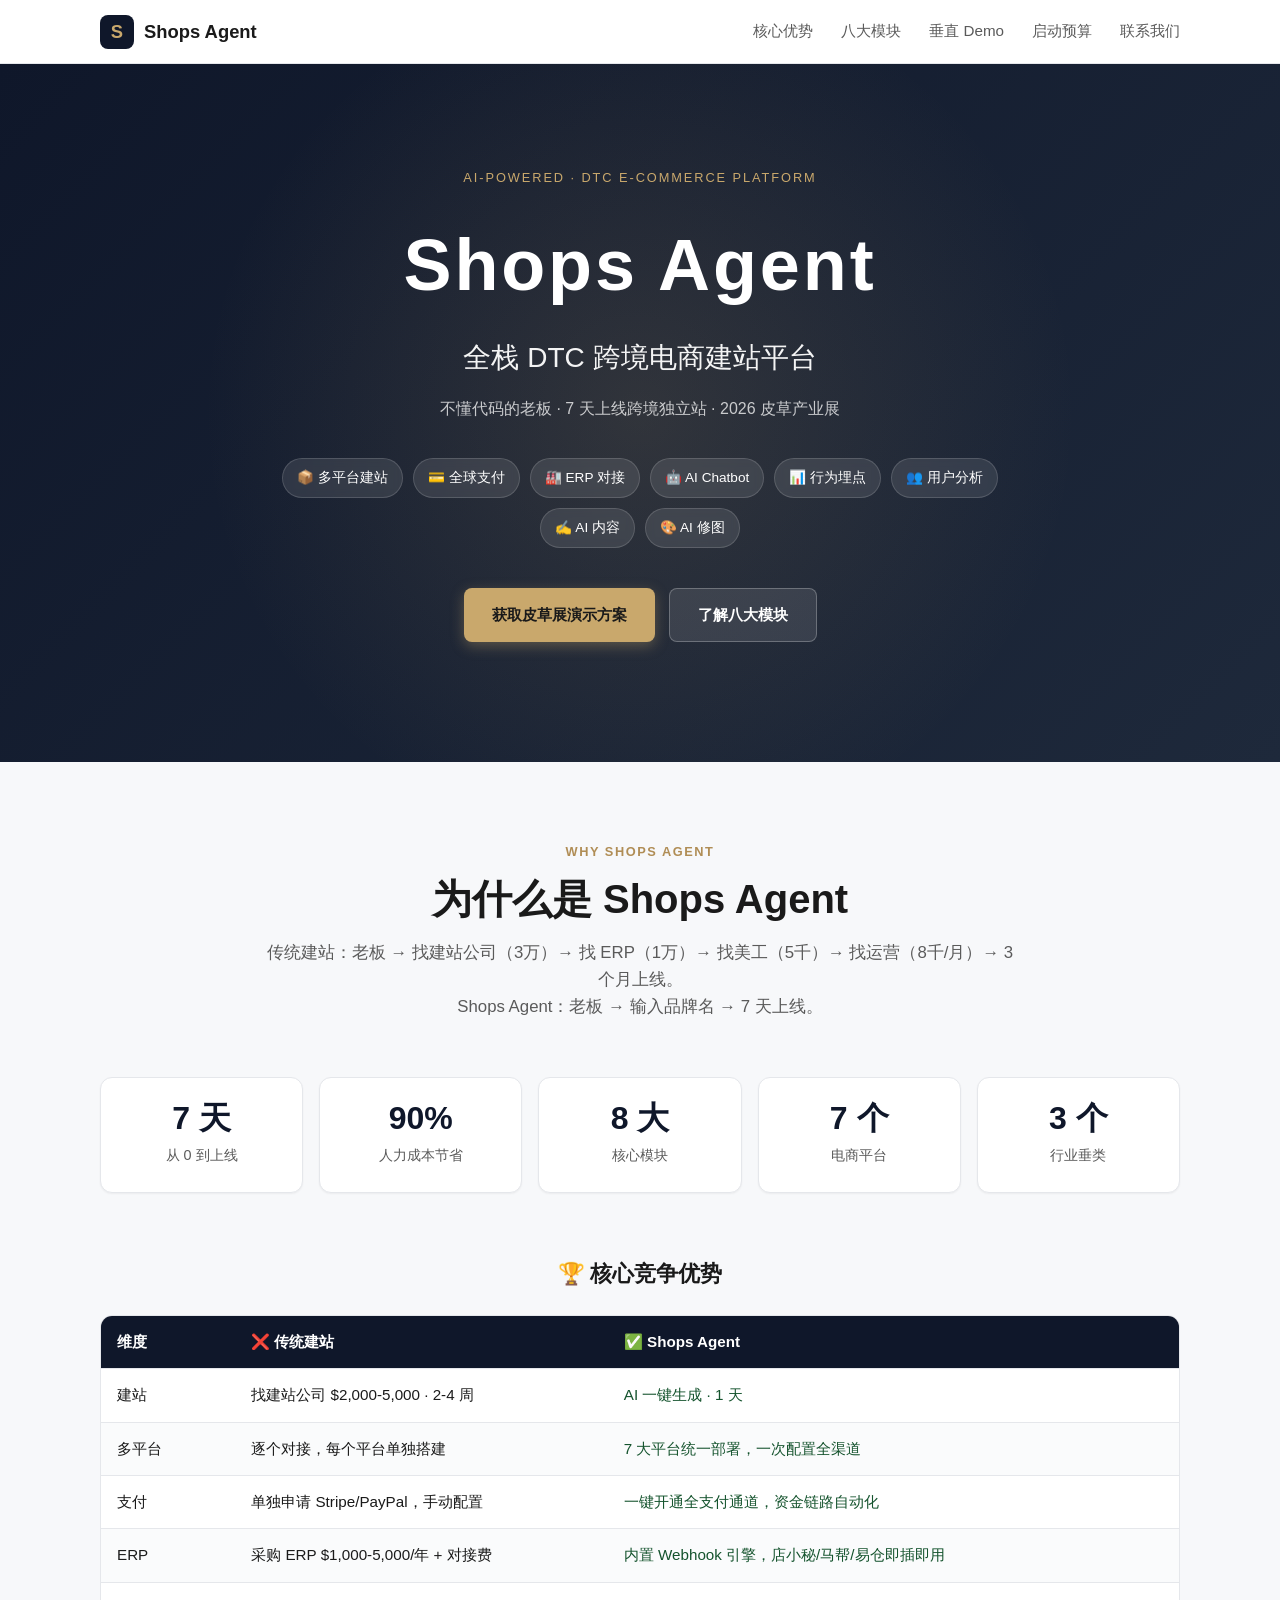
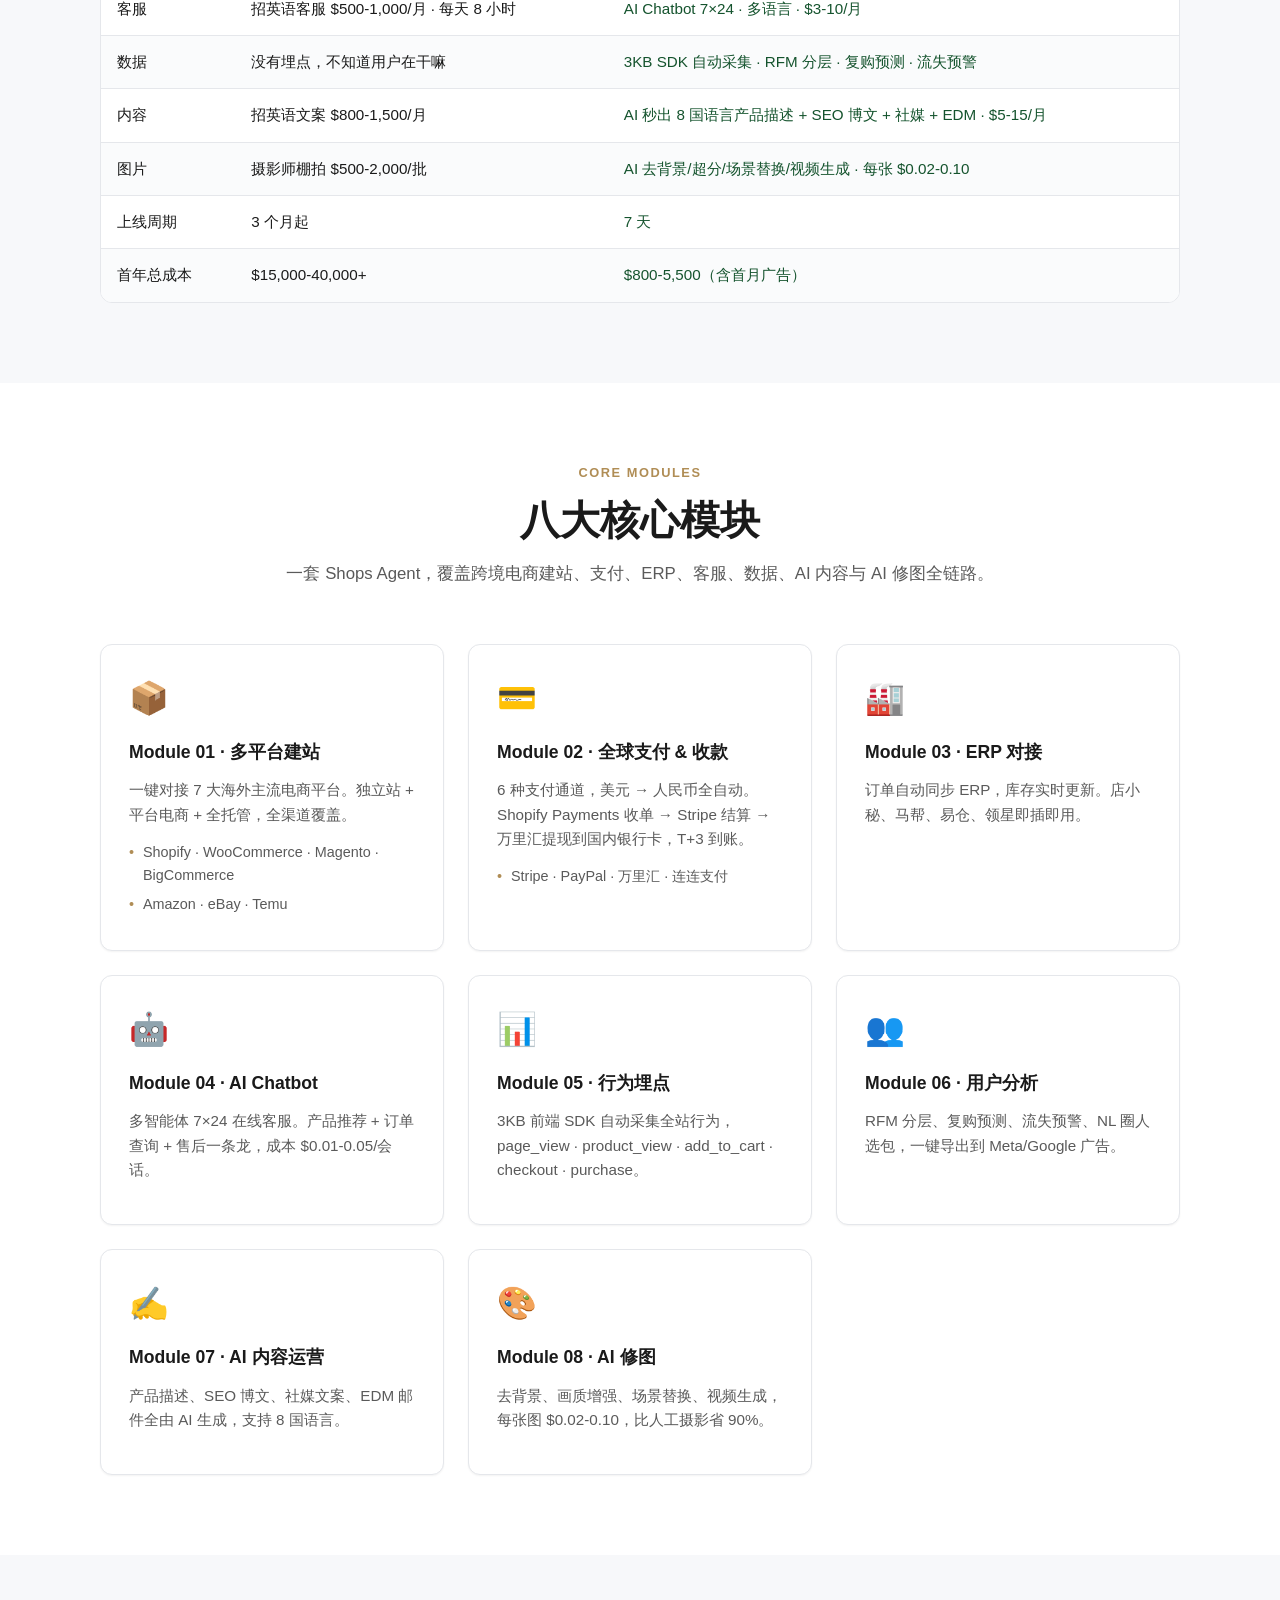
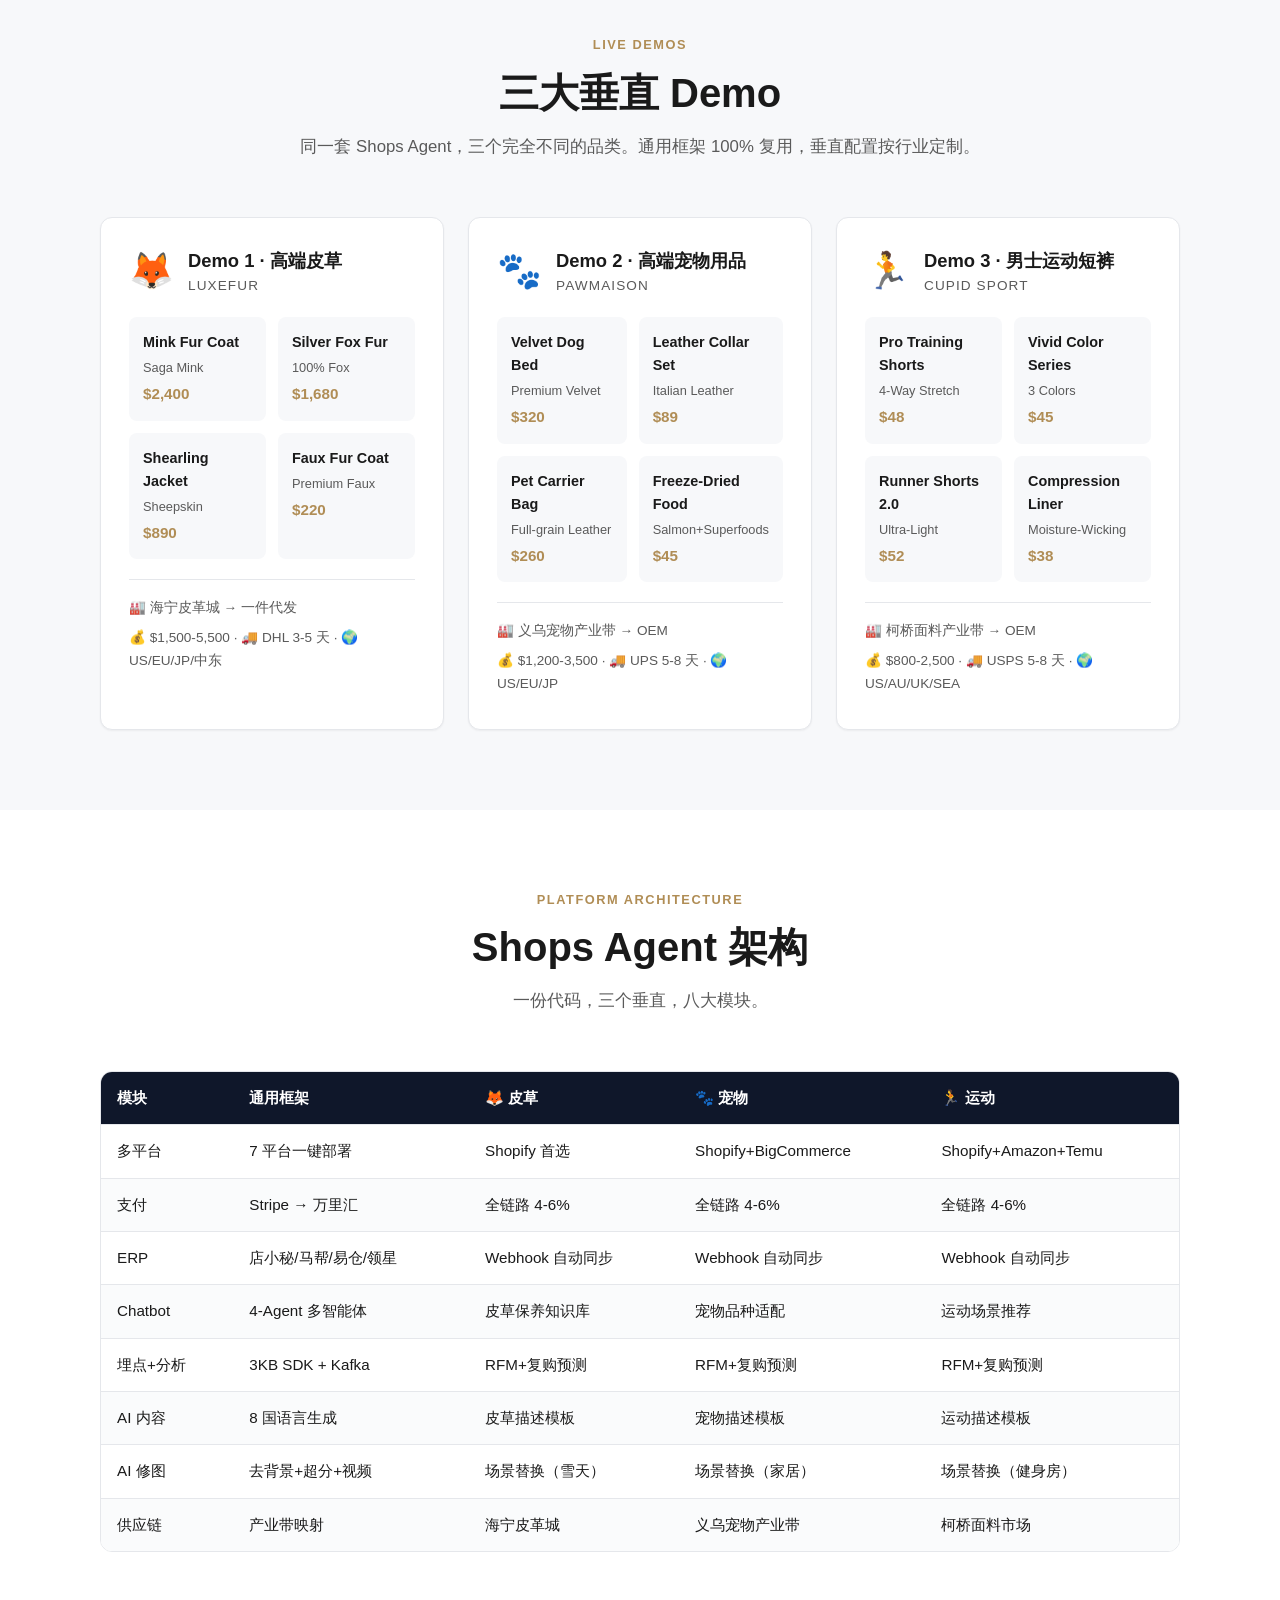
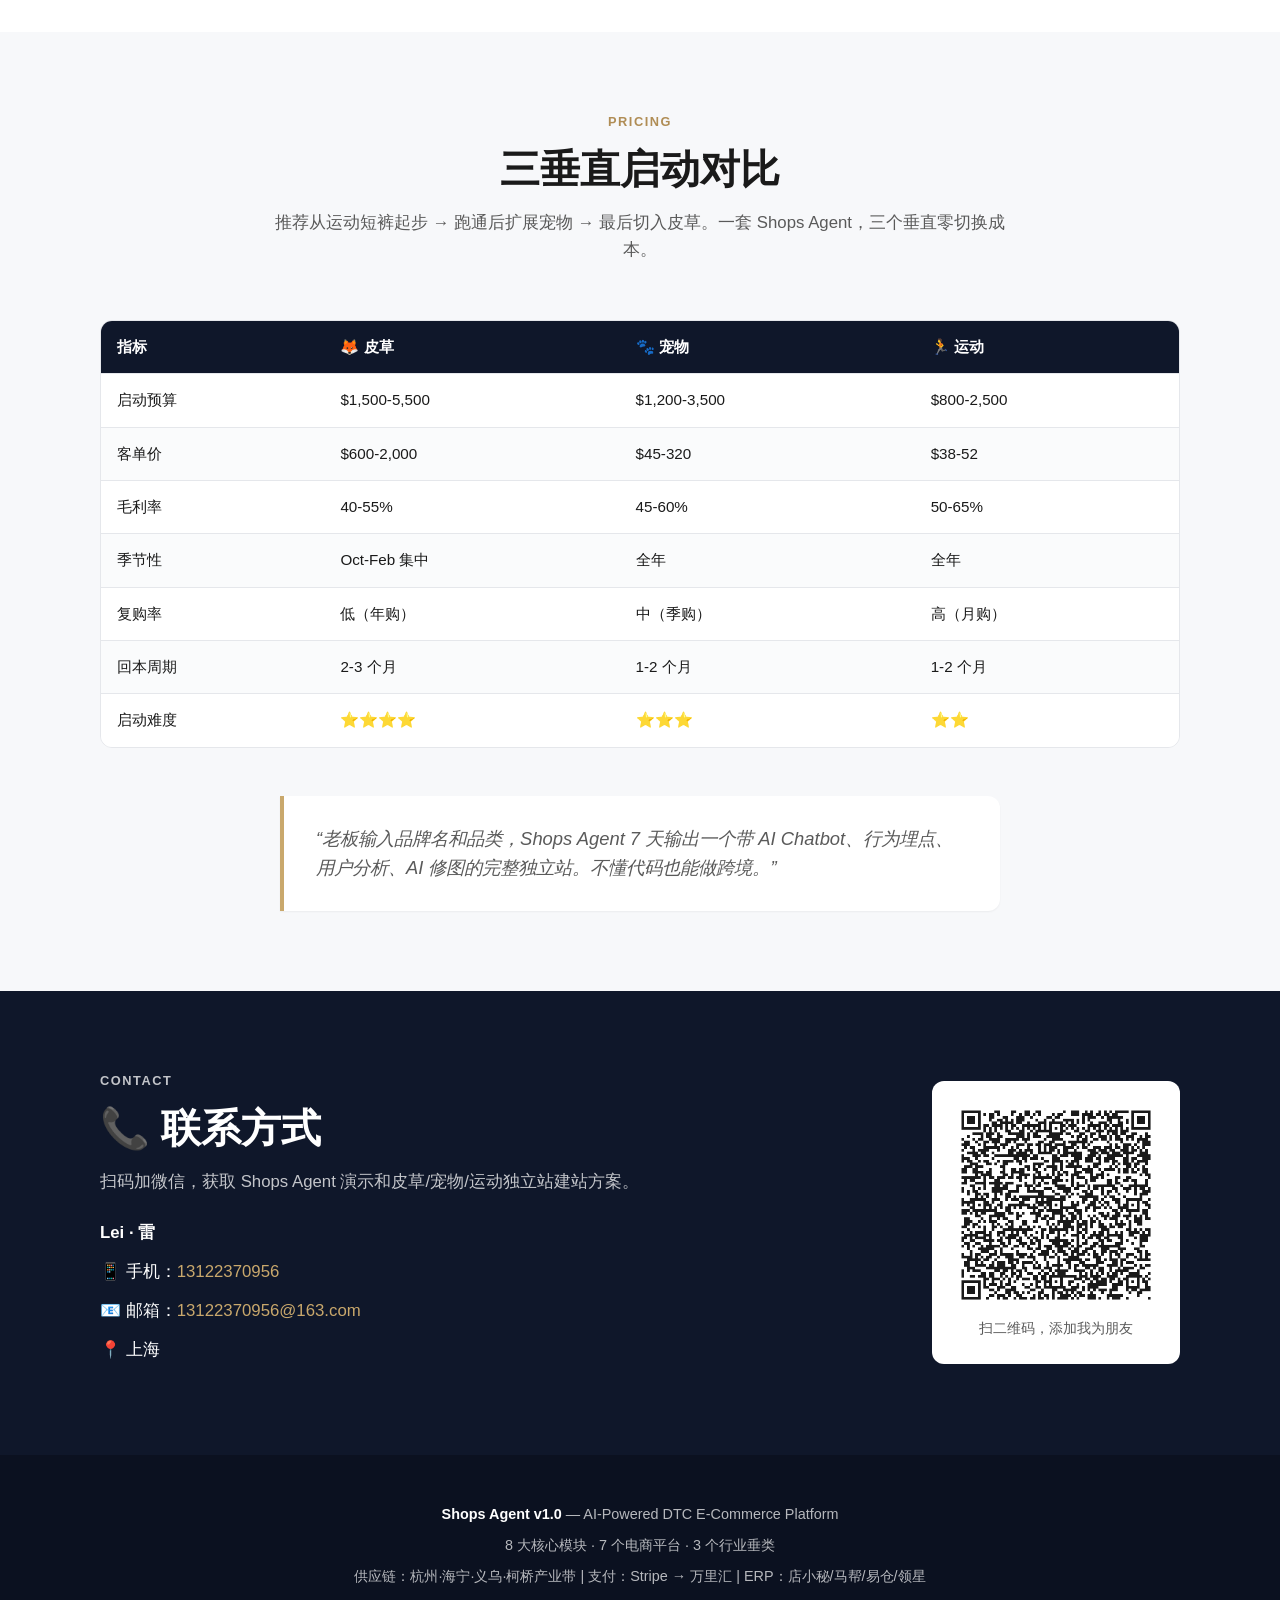
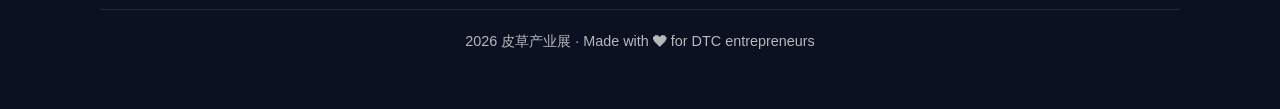
<file: index.html>
<!DOCTYPE html>
<html lang="zh-CN">
<head>
  <meta charset="UTF-8">
  <meta name="viewport" content="width=device-width, initial-scale=1.0">
  <title>Shops Agent · 全栈 DTC 跨境电商建站平台 | 2026 皮草产业展</title>
  <meta name="description" content="Shops Agent 是一套 AI 驱动的 DTC 跨境电商建站平台，帮助中国供应链商家 7 天上线 Shopify + Stripe 跨境独立站，覆盖选品、建站、支付、物流全链路。">
  <link rel="stylesheet" href="assets/css/style.css">
</head>
<body>
  <!-- Header -->
  <header class="site-header" id="header">
    <div class="container header-inner">
      <a href="#" class="logo">
        <span class="logo-icon">S</span>
        <span class="logo-text">Shops Agent</span>
      </a>
      <nav class="main-nav" id="mainNav">
        <a href="#why">核心优势</a>
        <a href="#modules">八大模块</a>
        <a href="#demos">垂直 Demo</a>
        <a href="#pricing">启动预算</a>
        <a href="#contact">联系我们</a>
      </nav>
      <button class="nav-toggle" id="navToggle" aria-label="打开菜单">
        <span></span><span></span><span></span>
      </button>
    </div>
  </header>

  <!-- Hero -->
  <section class="hero" id="hero">
    <div class="container">
      <p class="hero-tag">AI-POWERED · DTC E-COMMERCE PLATFORM</p>
      <h1 class="hero-title">Shops Agent</h1>
      <p class="hero-subtitle">全栈 DTC 跨境电商建站平台</p>
      <p class="hero-desc">不懂代码的老板 · 7 天上线跨境独立站 · 2026 皮草产业展</p>
      <div class="hero-badges">
        <span class="badge">📦 多平台建站</span>
        <span class="badge">💳 全球支付</span>
        <span class="badge">🏭 ERP 对接</span>
        <span class="badge">🤖 AI Chatbot</span>
        <span class="badge">📊 行为埋点</span>
        <span class="badge">👥 用户分析</span>
        <span class="badge">✍ AI 内容</span>
        <span class="badge">🎨 AI 修图</span>
      </div>
      <div class="hero-cta">
        <a href="#contact" class="btn btn-primary">获取皮草展演示方案</a>
        <a href="#modules" class="btn btn-secondary">了解八大模块</a>
      </div>
    </div>
  </section>

  <!-- Why Shops Agent -->
  <section class="section section-alt" id="why">
    <div class="container">
      <div class="section-head">
        <p class="section-tag">Why Shops Agent</p>
        <h2 class="section-title">为什么是 Shops Agent</h2>
        <p class="section-desc">传统建站：老板 → 找建站公司（3万）→ 找 ERP（1万）→ 找美工（5千）→ 找运营（8千/月）→ 3 个月上线。<br>Shops Agent：老板 → 输入品牌名 → 7 天上线。</p>
      </div>

      <div class="stats-grid">
        <div class="stat-card">
          <strong>7 天</strong>
          <span>从 0 到上线</span>
        </div>
        <div class="stat-card">
          <strong>90%</strong>
          <span>人力成本节省</span>
        </div>
        <div class="stat-card">
          <strong>8 大</strong>
          <span>核心模块</span>
        </div>
        <div class="stat-card">
          <strong>7 个</strong>
          <span>电商平台</span>
        </div>
        <div class="stat-card">
          <strong>3 个</strong>
          <span>行业垂类</span>
        </div>
      </div>

      <div class="comparison-wrapper">
        <h3 class="subsection-title">🏆 核心竞争优势</h3>
        <div class="table-responsive">
          <table class="data-table comparison-table">
            <thead>
              <tr>
                <th>维度</th>
                <th class="col-bad">❌ 传统建站</th>
                <th class="col-good">✅ Shops Agent</th>
              </tr>
            </thead>
            <tbody>
              <tr><td>建站</td><td>找建站公司 $2,000-5,000 · 2-4 周</td><td>AI 一键生成 · 1 天</td></tr>
              <tr><td>多平台</td><td>逐个对接，每个平台单独搭建</td><td>7 大平台统一部署，一次配置全渠道</td></tr>
              <tr><td>支付</td><td>单独申请 Stripe/PayPal，手动配置</td><td>一键开通全支付通道，资金链路自动化</td></tr>
              <tr><td>ERP</td><td>采购 ERP $1,000-5,000/年 + 对接费</td><td>内置 Webhook 引擎，店小秘/马帮/易仓即插即用</td></tr>
              <tr><td>客服</td><td>招英语客服 $500-1,000/月 · 每天 8 小时</td><td>AI Chatbot 7×24 · 多语言 · $3-10/月</td></tr>
              <tr><td>数据</td><td>没有埋点，不知道用户在干嘛</td><td>3KB SDK 自动采集 · RFM 分层 · 复购预测 · 流失预警</td></tr>
              <tr><td>内容</td><td>招英语文案 $800-1,500/月</td><td>AI 秒出 8 国语言产品描述 + SEO 博文 + 社媒 + EDM · $5-15/月</td></tr>
              <tr><td>图片</td><td>摄影师棚拍 $500-2,000/批</td><td>AI 去背景/超分/场景替换/视频生成 · 每张 $0.02-0.10</td></tr>
              <tr><td>上线周期</td><td>3 个月起</td><td>7 天</td></tr>
              <tr><td>首年总成本</td><td>$15,000-40,000+</td><td>$800-5,500（含首月广告）</td></tr>
            </tbody>
          </table>
        </div>
      </div>
    </div>
  </section>

  <!-- Modules -->
  <section class="section" id="modules">
    <div class="container">
      <div class="section-head">
        <p class="section-tag">Core Modules</p>
        <h2 class="section-title">八大核心模块</h2>
        <p class="section-desc">一套 Shops Agent，覆盖跨境电商建站、支付、ERP、客服、数据、AI 内容与 AI 修图全链路。</p>
      </div>

      <div class="modules-grid">
        <article class="module-card">
          <div class="module-icon">📦</div>
          <h3>Module 01 · 多平台建站</h3>
          <p>一键对接 7 大海外主流电商平台。独立站 + 平台电商 + 全托管，全渠道覆盖。</p>
          <ul>
            <li>Shopify · WooCommerce · Magento · BigCommerce</li>
            <li>Amazon · eBay · Temu</li>
          </ul>
        </article>

        <article class="module-card">
          <div class="module-icon">💳</div>
          <h3>Module 02 · 全球支付 & 收款</h3>
          <p>6 种支付通道，美元 → 人民币全自动。Shopify Payments 收单 → Stripe 结算 → 万里汇提现到国内银行卡，T+3 到账。</p>
          <ul>
            <li>Stripe · PayPal · 万里汇 · 连连支付</li>
          </ul>
        </article>

        <article class="module-card">
          <div class="module-icon">🏭</div>
          <h3>Module 03 · ERP 对接</h3>
          <p>订单自动同步 ERP，库存实时更新。店小秘、马帮、易仓、领星即插即用。</p>
        </article>

        <article class="module-card">
          <div class="module-icon">🤖</div>
          <h3>Module 04 · AI Chatbot</h3>
          <p>多智能体 7×24 在线客服。产品推荐 + 订单查询 + 售后一条龙，成本 $0.01-0.05/会话。</p>
        </article>

        <article class="module-card">
          <div class="module-icon">📊</div>
          <h3>Module 05 · 行为埋点</h3>
          <p>3KB 前端 SDK 自动采集全站行为，page_view · product_view · add_to_cart · checkout · purchase。</p>
        </article>

        <article class="module-card">
          <div class="module-icon">👥</div>
          <h3>Module 06 · 用户分析</h3>
          <p>RFM 分层、复购预测、流失预警、NL 圈人选包，一键导出到 Meta/Google 广告。</p>
        </article>

        <article class="module-card">
          <div class="module-icon">✍</div>
          <h3>Module 07 · AI 内容运营</h3>
          <p>产品描述、SEO 博文、社媒文案、EDM 邮件全由 AI 生成，支持 8 国语言。</p>
        </article>

        <article class="module-card">
          <div class="module-icon">🎨</div>
          <h3>Module 08 · AI 修图</h3>
          <p>去背景、画质增强、场景替换、视频生成，每张图 $0.02-0.10，比人工摄影省 90%。</p>
        </article>
      </div>
    </div>
  </section>

  <!-- Live Demos -->
  <section class="section section-alt" id="demos">
    <div class="container">
      <div class="section-head">
        <p class="section-tag">Live Demos</p>
        <h2 class="section-title">三大垂直 Demo</h2>
        <p class="section-desc">同一套 Shops Agent，三个完全不同的品类。通用框架 100% 复用，垂直配置按行业定制。</p>
      </div>

      <div class="demos-grid">
        <article class="demo-card demo-fur">
          <div class="demo-header">
            <span class="demo-emoji">🦊</span>
            <div>
              <h3>Demo 1 · 高端皮草</h3>
              <p class="demo-brand">LUXEFUR</p>
            </div>
          </div>
          <div class="demo-products">
            <div class="product-mini">
              <strong>Mink Fur Coat</strong>
              <span>Saga Mink</span>
              <em>$2,400</em>
            </div>
            <div class="product-mini">
              <strong>Silver Fox Fur</strong>
              <span>100% Fox</span>
              <em>$1,680</em>
            </div>
            <div class="product-mini">
              <strong>Shearling Jacket</strong>
              <span>Sheepskin</span>
              <em>$890</em>
            </div>
            <div class="product-mini">
              <strong>Faux Fur Coat</strong>
              <span>Premium Faux</span>
              <em>$220</em>
            </div>
          </div>
          <div class="demo-meta">
            <p>🏭 海宁皮革城 → 一件代发</p>
            <p>💰 $1,500-5,500 · 🚚 DHL 3-5 天 · 🌍 US/EU/JP/中东</p>
          </div>
        </article>

        <article class="demo-card demo-pet">
          <div class="demo-header">
            <span class="demo-emoji">🐾</span>
            <div>
              <h3>Demo 2 · 高端宠物用品</h3>
              <p class="demo-brand">PAWMAISON</p>
            </div>
          </div>
          <div class="demo-products">
            <div class="product-mini">
              <strong>Velvet Dog Bed</strong>
              <span>Premium Velvet</span>
              <em>$320</em>
            </div>
            <div class="product-mini">
              <strong>Leather Collar Set</strong>
              <span>Italian Leather</span>
              <em>$89</em>
            </div>
            <div class="product-mini">
              <strong>Pet Carrier Bag</strong>
              <span>Full-grain Leather</span>
              <em>$260</em>
            </div>
            <div class="product-mini">
              <strong>Freeze-Dried Food</strong>
              <span>Salmon+Superfoods</span>
              <em>$45</em>
            </div>
          </div>
          <div class="demo-meta">
            <p>🏭 义乌宠物产业带 → OEM</p>
            <p>💰 $1,200-3,500 · 🚚 UPS 5-8 天 · 🌍 US/EU/JP</p>
          </div>
        </article>

        <article class="demo-card demo-sport">
          <div class="demo-header">
            <span class="demo-emoji">🏃</span>
            <div>
              <h3>Demo 3 · 男士运动短裤</h3>
              <p class="demo-brand">CUPID SPORT</p>
            </div>
          </div>
          <div class="demo-products">
            <div class="product-mini">
              <strong>Pro Training Shorts</strong>
              <span>4-Way Stretch</span>
              <em>$48</em>
            </div>
            <div class="product-mini">
              <strong>Vivid Color Series</strong>
              <span>3 Colors</span>
              <em>$45</em>
            </div>
            <div class="product-mini">
              <strong>Runner Shorts 2.0</strong>
              <span>Ultra-Light</span>
              <em>$52</em>
            </div>
            <div class="product-mini">
              <strong>Compression Liner</strong>
              <span>Moisture-Wicking</span>
              <em>$38</em>
            </div>
          </div>
          <div class="demo-meta">
            <p>🏭 柯桥面料产业带 → OEM</p>
            <p>💰 $800-2,500 · 🚚 USPS 5-8 天 · 🌍 US/AU/UK/SEA</p>
          </div>
        </article>
      </div>
    </div>
  </section>

  <!-- Architecture -->
  <section class="section" id="architecture">
    <div class="container">
      <div class="section-head">
        <p class="section-tag">Platform Architecture</p>
        <h2 class="section-title">Shops Agent 架构</h2>
        <p class="section-desc">一份代码，三个垂直，八大模块。</p>
      </div>
      <div class="table-responsive">
        <table class="data-table arch-table">
          <thead>
            <tr>
              <th>模块</th>
              <th>通用框架</th>
              <th>🦊 皮草</th>
              <th>🐾 宠物</th>
              <th>🏃 运动</th>
            </tr>
          </thead>
          <tbody>
            <tr><td>多平台</td><td>7 平台一键部署</td><td>Shopify 首选</td><td>Shopify+BigCommerce</td><td>Shopify+Amazon+Temu</td></tr>
            <tr><td>支付</td><td>Stripe → 万里汇</td><td>全链路 4-6%</td><td>全链路 4-6%</td><td>全链路 4-6%</td></tr>
            <tr><td>ERP</td><td>店小秘/马帮/易仓/领星</td><td>Webhook 自动同步</td><td>Webhook 自动同步</td><td>Webhook 自动同步</td></tr>
            <tr><td>Chatbot</td><td>4-Agent 多智能体</td><td>皮草保养知识库</td><td>宠物品种适配</td><td>运动场景推荐</td></tr>
            <tr><td>埋点+分析</td><td>3KB SDK + Kafka</td><td>RFM+复购预测</td><td>RFM+复购预测</td><td>RFM+复购预测</td></tr>
            <tr><td>AI 内容</td><td>8 国语言生成</td><td>皮草描述模板</td><td>宠物描述模板</td><td>运动描述模板</td></tr>
            <tr><td>AI 修图</td><td>去背景+超分+视频</td><td>场景替换（雪天）</td><td>场景替换（家居）</td><td>场景替换（健身房）</td></tr>
            <tr><td>供应链</td><td>产业带映射</td><td>海宁皮革城</td><td>义乌宠物产业带</td><td>柯桥面料市场</td></tr>
          </tbody>
        </table>
      </div>
    </div>
  </section>

  <!-- Pricing -->
  <section class="section section-alt" id="pricing">
    <div class="container">
      <div class="section-head">
        <p class="section-tag">Pricing</p>
        <h2 class="section-title">三垂直启动对比</h2>
        <p class="section-desc">推荐从运动短裤起步 → 跑通后扩展宠物 → 最后切入皮草。一套 Shops Agent，三个垂直零切换成本。</p>
      </div>
      <div class="table-responsive">
        <table class="data-table pricing-table">
          <thead>
            <tr>
              <th>指标</th>
              <th>🦊 皮草</th>
              <th>🐾 宠物</th>
              <th>🏃 运动</th>
            </tr>
          </thead>
          <tbody>
            <tr><td>启动预算</td><td>$1,500-5,500</td><td>$1,200-3,500</td><td>$800-2,500</td></tr>
            <tr><td>客单价</td><td>$600-2,000</td><td>$45-320</td><td>$38-52</td></tr>
            <tr><td>毛利率</td><td>40-55%</td><td>45-60%</td><td>50-65%</td></tr>
            <tr><td>季节性</td><td>Oct-Feb 集中</td><td>全年</td><td>全年</td></tr>
            <tr><td>复购率</td><td>低（年购）</td><td>中（季购）</td><td>高（月购）</td></tr>
            <tr><td>回本周期</td><td>2-3 个月</td><td>1-2 个月</td><td>1-2 个月</td></tr>
            <tr><td>启动难度</td><td>⭐⭐⭐⭐</td><td>⭐⭐⭐</td><td>⭐⭐</td></tr>
          </tbody>
        </table>
      </div>
      <blockquote class="quote">
        “老板输入品牌名和品类，Shops Agent 7 天输出一个带 AI Chatbot、行为埋点、用户分析、AI 修图的完整独立站。不懂代码也能做跨境。”
      </blockquote>
    </div>
  </section>

  <!-- Contact -->
  <section class="section contact-section" id="contact">
    <div class="container">
      <div class="contact-grid">
        <div class="contact-info">
          <p class="section-tag">Contact</p>
          <h2 class="section-title">📞 联系方式</h2>
          <p class="section-desc">扫码加微信，获取 Shops Agent 演示和皮草/宠物/运动独立站建站方案。</p>
          <ul class="contact-list">
            <li><strong>Lei · 雷</strong></li>
            <li>📱 手机：<a href="tel:13122370956">13122370956</a></li>
            <li>📧 邮箱：<a href="mailto:13122370956@163.com">13122370956@163.com</a></li>
            <li>📍 上海</li>
          </ul>
        </div>
        <div class="contact-qr">
          <img src="assets/images/qr-code.png" alt="微信二维码" width="200" height="200">
          <p>扫二维码，添加我为朋友</p>
        </div>
      </div>
    </div>
  </section>

  <!-- Footer -->
  <footer class="site-footer">
    <div class="container">
      <p><strong>Shops Agent v1.0</strong> — AI-Powered DTC E-Commerce Platform</p>
      <p>8 大核心模块 · 7 个电商平台 · 3 个行业垂类</p>
      <p>供应链：杭州·海宁·义乌·柯桥产业带 | 支付：Stripe → 万里汇 | ERP：店小秘/马帮/易仓/领星</p>
      <p class="copyright">2026 皮草产业展 · Made with ❤ for DTC entrepreneurs</p>
    </div>
  </footer>

  <script src="assets/js/main.js"></script>
</body>
</html>
</file>
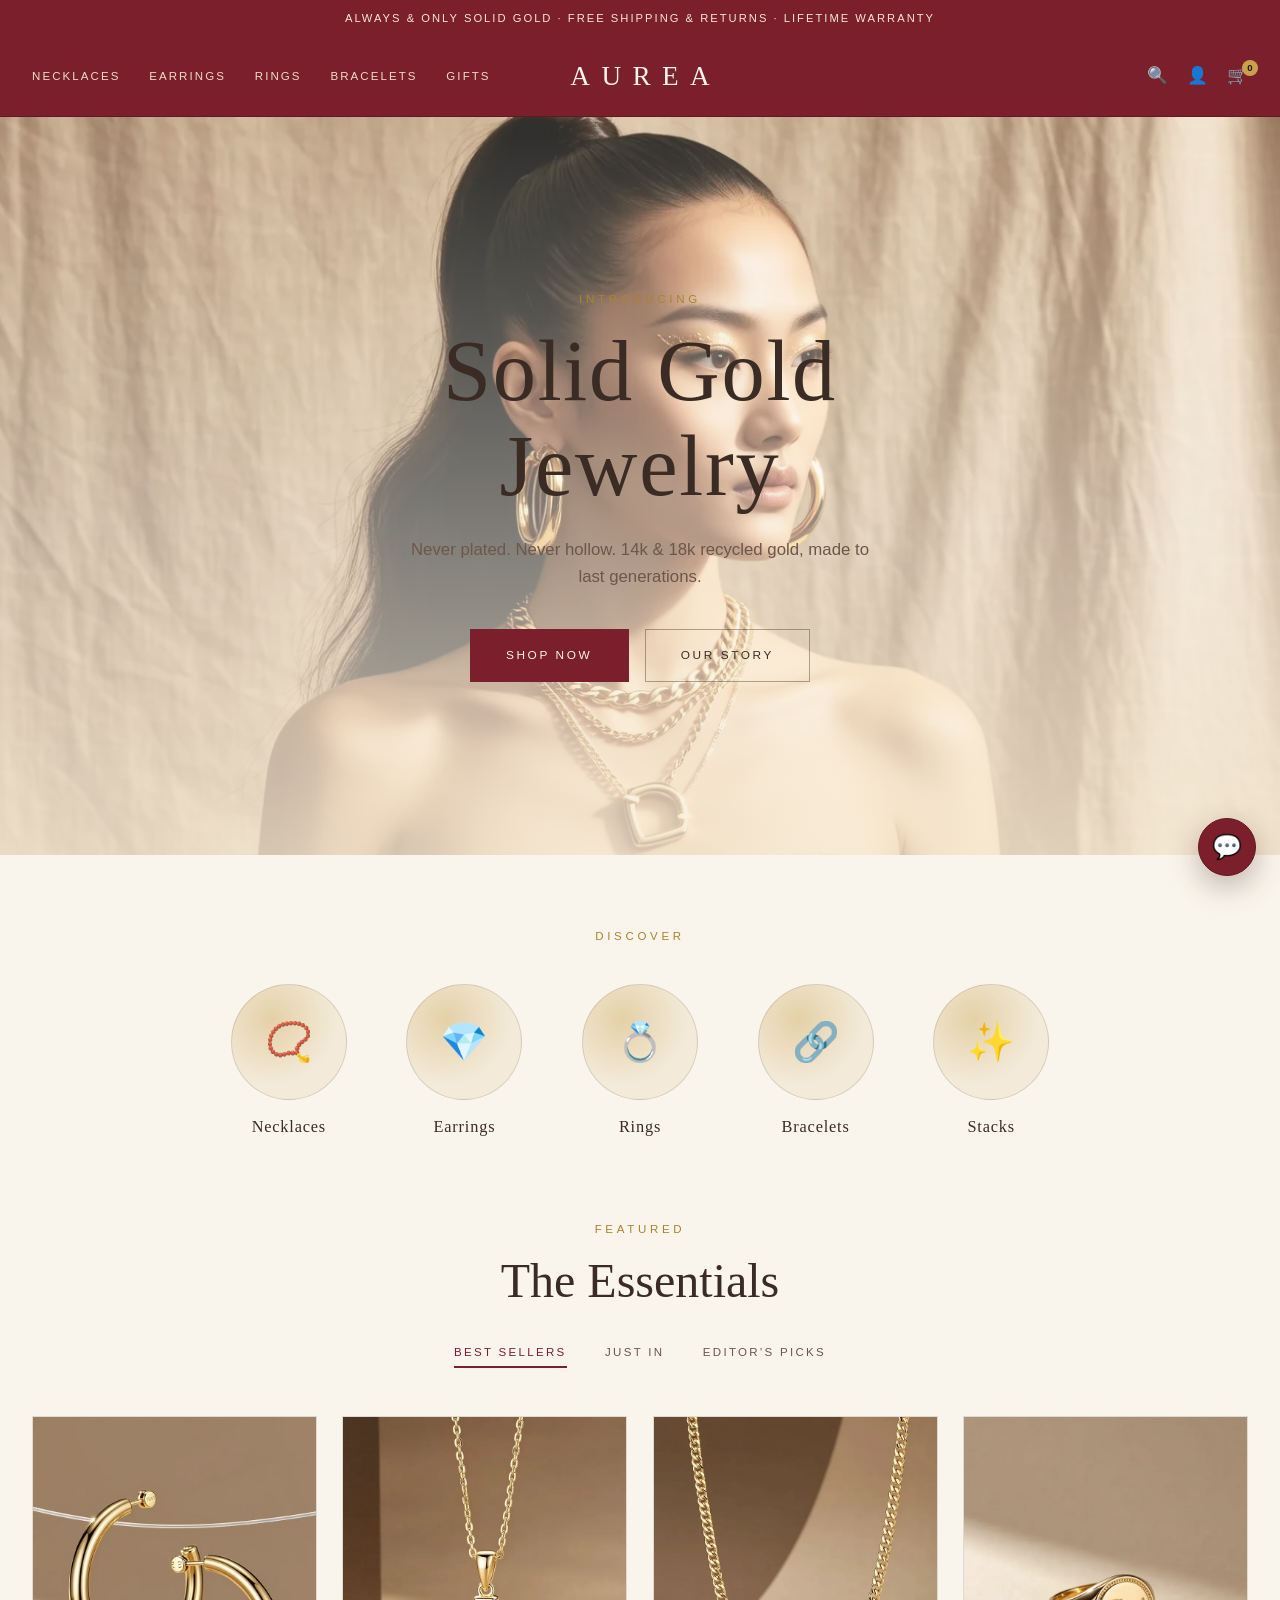
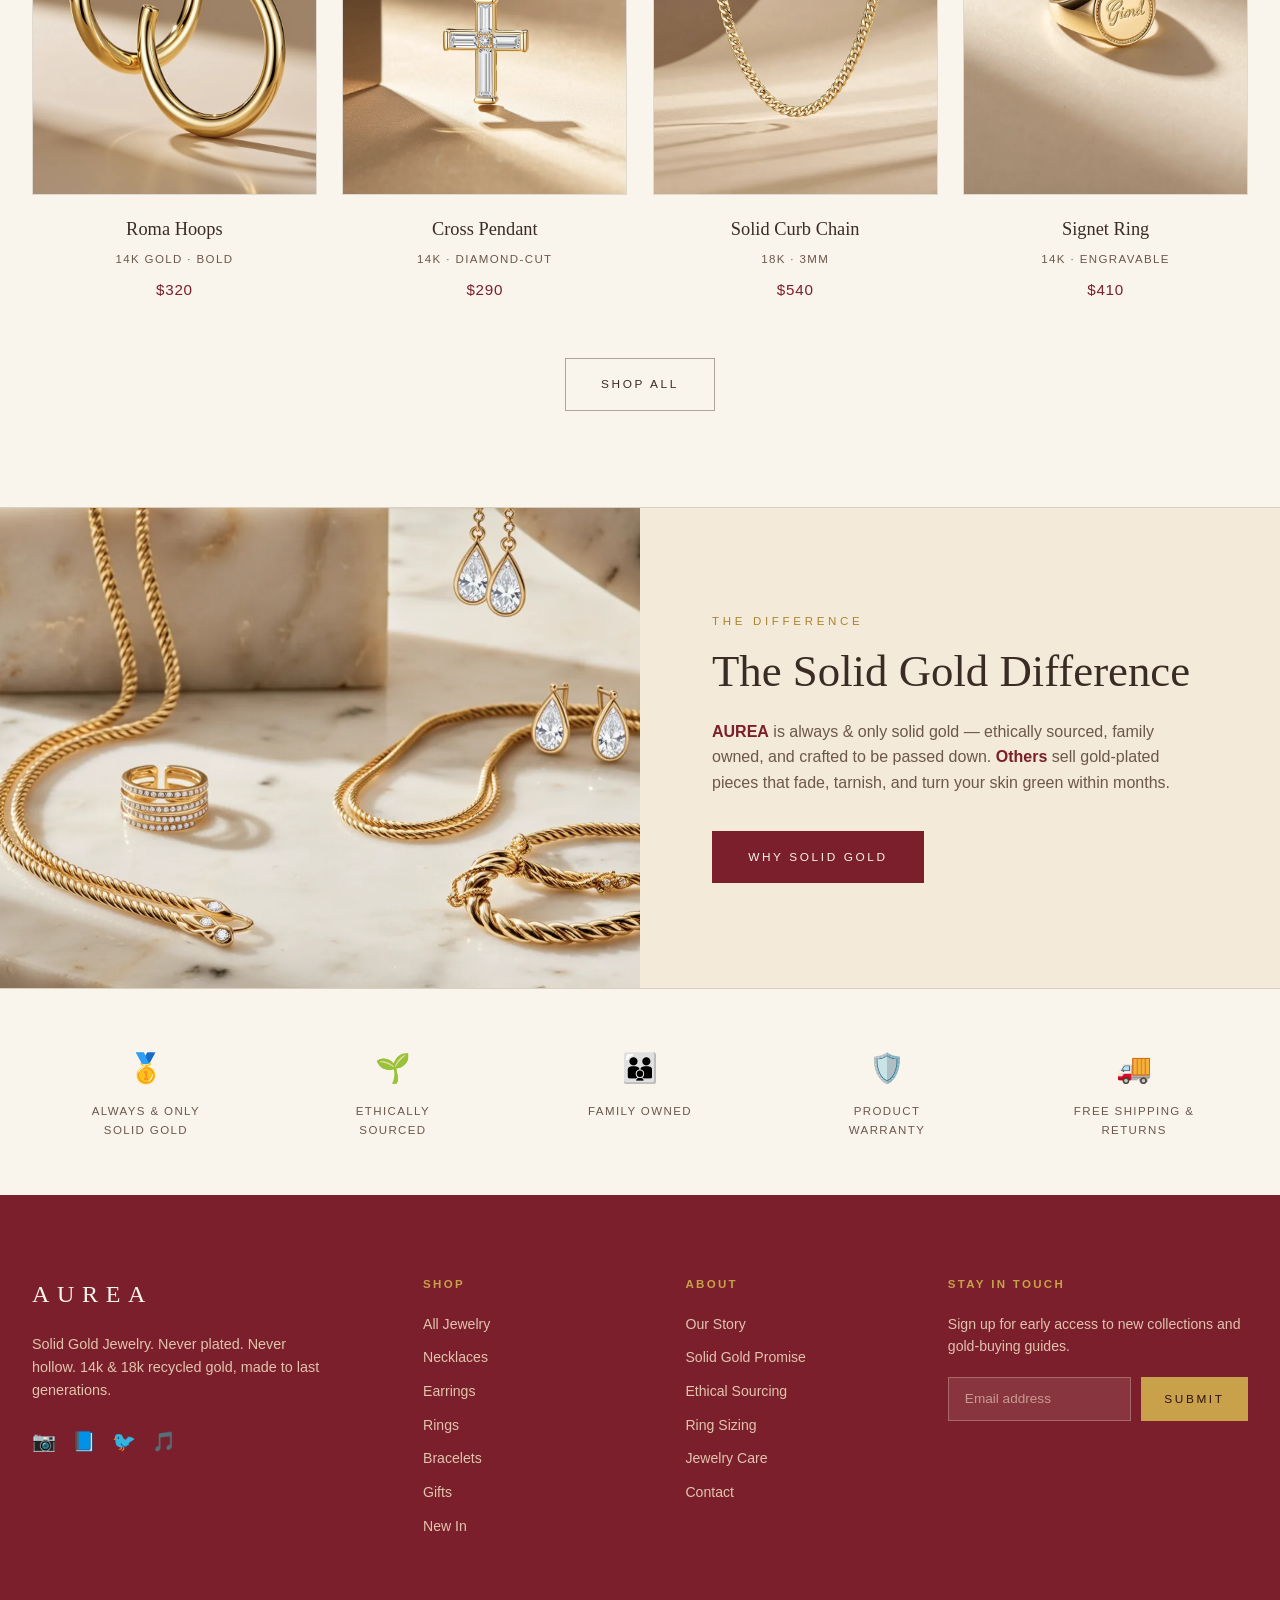
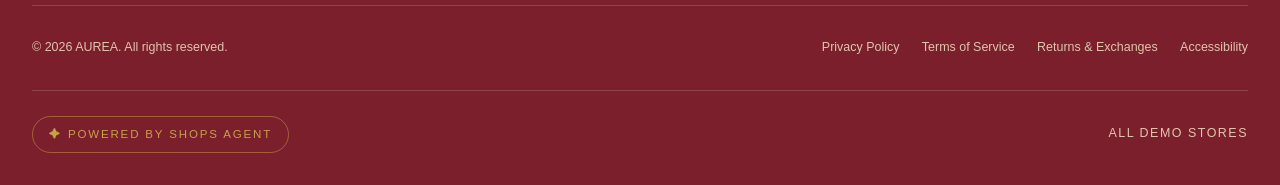
<file: aurea/index.html>
<!DOCTYPE html>
<html lang="zh-CN">
<head>
  <meta charset="UTF-8" />
  <meta name="viewport" content="width=device-width, initial-scale=1.0" />
  <title>AUREA — Solid Gold Jewelry</title>
  <meta name="description" content="AUREA — never plated, never hollow. Fine 14k & 18k recycled solid gold necklaces, earrings, rings and bracelets, made to last generations." />
  <link rel="stylesheet" href="/aurea/assets/css/style.css" />
</head>
<body>
  <!-- ===== Announcement bar ===== -->
  <div class="announce">
    Always &amp; only solid gold · Free shipping &amp; returns · Lifetime warranty
  </div>

  <!-- ===== Header ===== -->
  <header class="site-header" id="siteHeader">
    <div class="header-inner">
      <button class="hamburger" id="hamburger" aria-label="Open menu" aria-expanded="false" aria-controls="primaryNav">
        <span></span><span></span><span></span>
      </button>

      <nav class="nav-left" id="primaryNav" aria-label="Primary">
        <a href="#">NECKLACES</a>
        <a href="#">EARRINGS</a>
        <a href="#">RINGS</a>
        <a href="#">BRACELETS</a>
        <a href="#">GIFTS</a>
      </nav>

      <a href="#" class="wordmark" aria-label="AUREA home">AUREA</a>

      <div class="nav-right">
        <button class="icon-btn" aria-label="Search">🔍</button>
        <button class="icon-btn" aria-label="Account">👤</button>
        <button class="icon-btn cart-btn" aria-label="Cart">
          🛒<span class="cart-badge" id="cartBadge">0</span>
        </button>
      </div>
    </div>
  </header>

  <main>
    <!-- ===== 1. Hero ===== -->
    <section class="hero">
      <div class="hero-art" aria-hidden="true">
        <span class="hero-art-label">SOLID GOLD 💍</span>
      </div>
      <div class="hero-overlay">
        <p class="eyebrow">INTRODUCING</p>
        <h1 class="hero-title">Solid Gold Jewelry</h1>
        <p class="hero-sub">Never plated. Never hollow. 14k &amp; 18k recycled gold, made to last generations.</p>
        <div class="hero-actions">
          <a href="#" class="btn btn-gold">SHOP NOW</a>
          <a href="#" class="btn btn-outline">OUR STORY</a>
        </div>
      </div>
    </section>

    <!-- ===== 2. Discover category row ===== -->
    <section class="discover">
      <header class="section-head">
        <p class="eyebrow">DISCOVER</p>
      </header>
      <div class="category-row">
        <a href="#" class="category-chip">
          <span class="category-emoji">📿</span>
          <span class="category-label">Necklaces</span>
        </a>
        <a href="#" class="category-chip">
          <span class="category-emoji">💎</span>
          <span class="category-label">Earrings</span>
        </a>
        <a href="#" class="category-chip">
          <span class="category-emoji">💍</span>
          <span class="category-label">Rings</span>
        </a>
        <a href="#" class="category-chip">
          <span class="category-emoji">🔗</span>
          <span class="category-label">Bracelets</span>
        </a>
        <a href="#" class="category-chip">
          <span class="category-emoji">✨</span>
          <span class="category-label">Stacks</span>
        </a>
      </div>
    </section>

    <!-- ===== 3. Featured products ===== -->
    <section class="featured">
      <header class="section-head">
        <p class="eyebrow">FEATURED</p>
        <h2 class="section-title">The Essentials</h2>
      </header>

      <div class="featured-tabs" role="tablist" aria-label="Featured collections">
        <button class="tab active" type="button">BEST SELLERS</button>
        <button class="tab" type="button">JUST IN</button>
        <button class="tab" type="button">EDITOR'S PICKS</button>
      </div>

      <div class="product-grid">
        <article class="product-card">
          <div class="product-art art-1" aria-hidden="true">
            <span class="product-emoji">⭕</span>
            <span class="product-art-name">Roma Hoops</span>
          </div>
          <div class="product-meta">
            <h3 class="product-name">Roma Hoops</h3>
            <p class="product-desc">14k Gold · Bold</p>
            <p class="product-price">$320</p>
          </div>
        </article>

        <article class="product-card">
          <div class="product-art art-2" aria-hidden="true">
            <span class="product-emoji">✝️</span>
            <span class="product-art-name">Cross Pendant</span>
          </div>
          <div class="product-meta">
            <h3 class="product-name">Cross Pendant</h3>
            <p class="product-desc">14k · Diamond-Cut</p>
            <p class="product-price">$290</p>
          </div>
        </article>

        <article class="product-card">
          <div class="product-art art-3" aria-hidden="true">
            <span class="product-emoji">🔗</span>
            <span class="product-art-name">Solid Curb Chain</span>
          </div>
          <div class="product-meta">
            <h3 class="product-name">Solid Curb Chain</h3>
            <p class="product-desc">18k · 3mm</p>
            <p class="product-price">$540</p>
          </div>
        </article>

        <article class="product-card">
          <div class="product-art art-4" aria-hidden="true">
            <span class="product-emoji">💍</span>
            <span class="product-art-name">Signet Ring</span>
          </div>
          <div class="product-meta">
            <h3 class="product-name">Signet Ring</h3>
            <p class="product-desc">14k · Engravable</p>
            <p class="product-price">$410</p>
          </div>
        </article>
      </div>

      <div class="featured-cta">
        <a href="#" class="btn btn-outline">SHOP ALL</a>
      </div>
    </section>

    <!-- ===== 4. The Solid Gold Difference feature band ===== -->
    <section class="atelier">
      <div class="atelier-art" aria-hidden="true">
        <span class="atelier-art-label">SOLID GOLD ✨</span>
      </div>
      <div class="atelier-copy">
        <p class="eyebrow">THE DIFFERENCE</p>
        <h2 class="atelier-title">The Solid Gold Difference</h2>
        <p class="atelier-body"><strong>AUREA</strong> is always &amp; only solid gold — ethically sourced, family owned, and crafted to be passed down. <strong>Others</strong> sell gold-plated pieces that fade, tarnish, and turn your skin green within months.</p>
        <a href="#" class="btn btn-gold">WHY SOLID GOLD</a>
      </div>
    </section>

    <!-- ===== 5. Trust badge row ===== -->
    <section class="trust-row" aria-label="Why AUREA">
      <div class="trust-item">
        <span class="trust-emoji">🥇</span>
        <span class="trust-label">Always &amp; Only Solid Gold</span>
      </div>
      <div class="trust-item">
        <span class="trust-emoji">🌱</span>
        <span class="trust-label">Ethically Sourced</span>
      </div>
      <div class="trust-item">
        <span class="trust-emoji">👪</span>
        <span class="trust-label">Family Owned</span>
      </div>
      <div class="trust-item">
        <span class="trust-emoji">🛡️</span>
        <span class="trust-label">Product Warranty</span>
      </div>
      <div class="trust-item">
        <span class="trust-emoji">🚚</span>
        <span class="trust-label">Free Shipping &amp; Returns</span>
      </div>
    </section>
  </main>

  <!-- ===== Footer ===== -->
  <footer class="site-footer">
    <div class="footer-top">
      <div class="footer-brand">
        <div class="footer-wordmark">AUREA</div>
        <p class="footer-blurb">Solid Gold Jewelry. Never plated. Never hollow. 14k &amp; 18k recycled gold, made to last generations.</p>
        <div class="social-row" aria-label="Social media">
          <a href="#" aria-label="Instagram">📷</a>
          <a href="#" aria-label="Facebook">📘</a>
          <a href="#" aria-label="Twitter">🐦</a>
          <a href="#" aria-label="TikTok">🎵</a>
        </div>
      </div>

      <nav class="footer-col" aria-label="Shop">
        <h4>SHOP</h4>
        <a href="#">All Jewelry</a>
        <a href="#">Necklaces</a>
        <a href="#">Earrings</a>
        <a href="#">Rings</a>
        <a href="#">Bracelets</a>
        <a href="#">Gifts</a>
        <a href="#">New In</a>
      </nav>

      <nav class="footer-col" aria-label="About">
        <h4>ABOUT</h4>
        <a href="#">Our Story</a>
        <a href="#">Solid Gold Promise</a>
        <a href="#">Ethical Sourcing</a>
        <a href="#">Ring Sizing</a>
        <a href="#">Jewelry Care</a>
        <a href="#">Contact</a>
      </nav>

      <div class="footer-col footer-join">
        <h4>STAY IN TOUCH</h4>
        <p>Sign up for early access to new collections and gold-buying guides.</p>
        <form class="join-form" onsubmit="return false;">
          <input type="email" placeholder="Email address" aria-label="Email address" />
          <button type="submit" class="btn btn-gold btn-sm">SUBMIT</button>
        </form>
      </div>
    </div>

    <div class="footer-bottom">
      <p class="copyright">© 2026 AUREA. All rights reserved.</p>
      <nav class="legal-links" aria-label="Legal">
        <a href="#">Privacy Policy</a>
        <a href="#">Terms of Service</a>
        <a href="#">Returns &amp; Exchanges</a>
        <a href="#">Accessibility</a>
      </nav>
    </div>

    <div class="footer-meta">
      <a class="powered-badge" href="/home">✦ Powered by Shops Agent</a>
      <a class="demo-link" href="/home#demos">All Demo Stores</a>
    </div>
  </footer>

  <!-- ===== Chatbot widget ===== -->
  <div class="chatbot" id="chatbot">
    <div class="chat-panel" id="chatPanel" role="dialog" aria-label="AUREA Concierge" hidden>
      <div class="chat-header">
        <div>
          <div class="chat-name">AUREA Concierge</div>
          <div class="chat-powered">珠宝选购顾问 · Powered by Shops Agent</div>
        </div>
        <button class="chat-close" id="chatClose" aria-label="Close chat">✕</button>
      </div>
      <div class="chat-body">
        <div class="bubble bot">Welcome to AUREA. I can help with karat differences, ring sizing, or finding the perfect gift.</div>
        <div class="bubble bot">Tip: 18k gold is richer and warmer in color; 14k is more durable for everyday wear.</div>
        <div class="bubble user">Can you gift wrap a ring? How do I find my size?</div>
      </div>
      <div class="chat-input">
        <input type="text" placeholder="Type a message…" aria-label="Type a message" />
        <button class="chat-send" aria-label="Send">➤</button>
      </div>
    </div>
    <button class="chat-toggle" id="chatToggle" aria-label="Open chat" aria-expanded="false">💬</button>
  </div>

  <script src="/aurea/assets/js/main.js"></script>
  <script src="/shared/chat.js"></script>
</body>
</html>
</file>
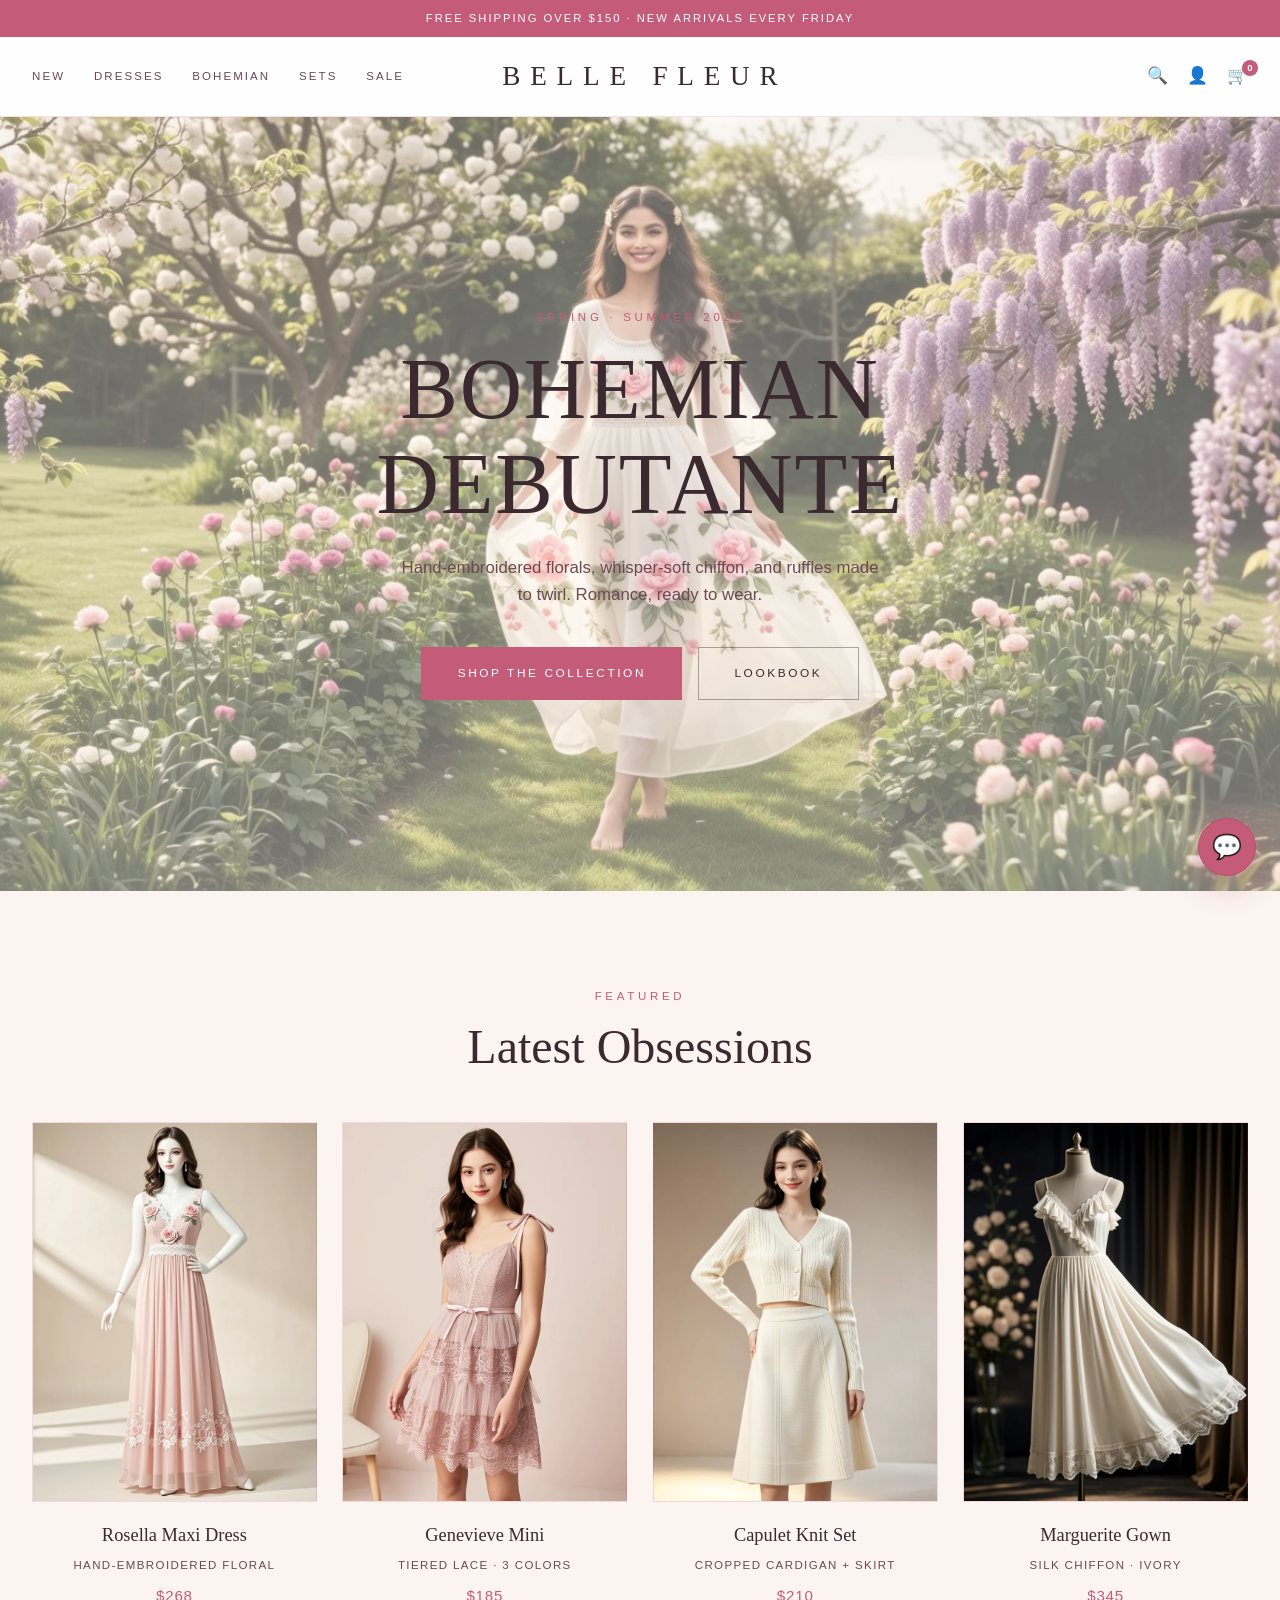
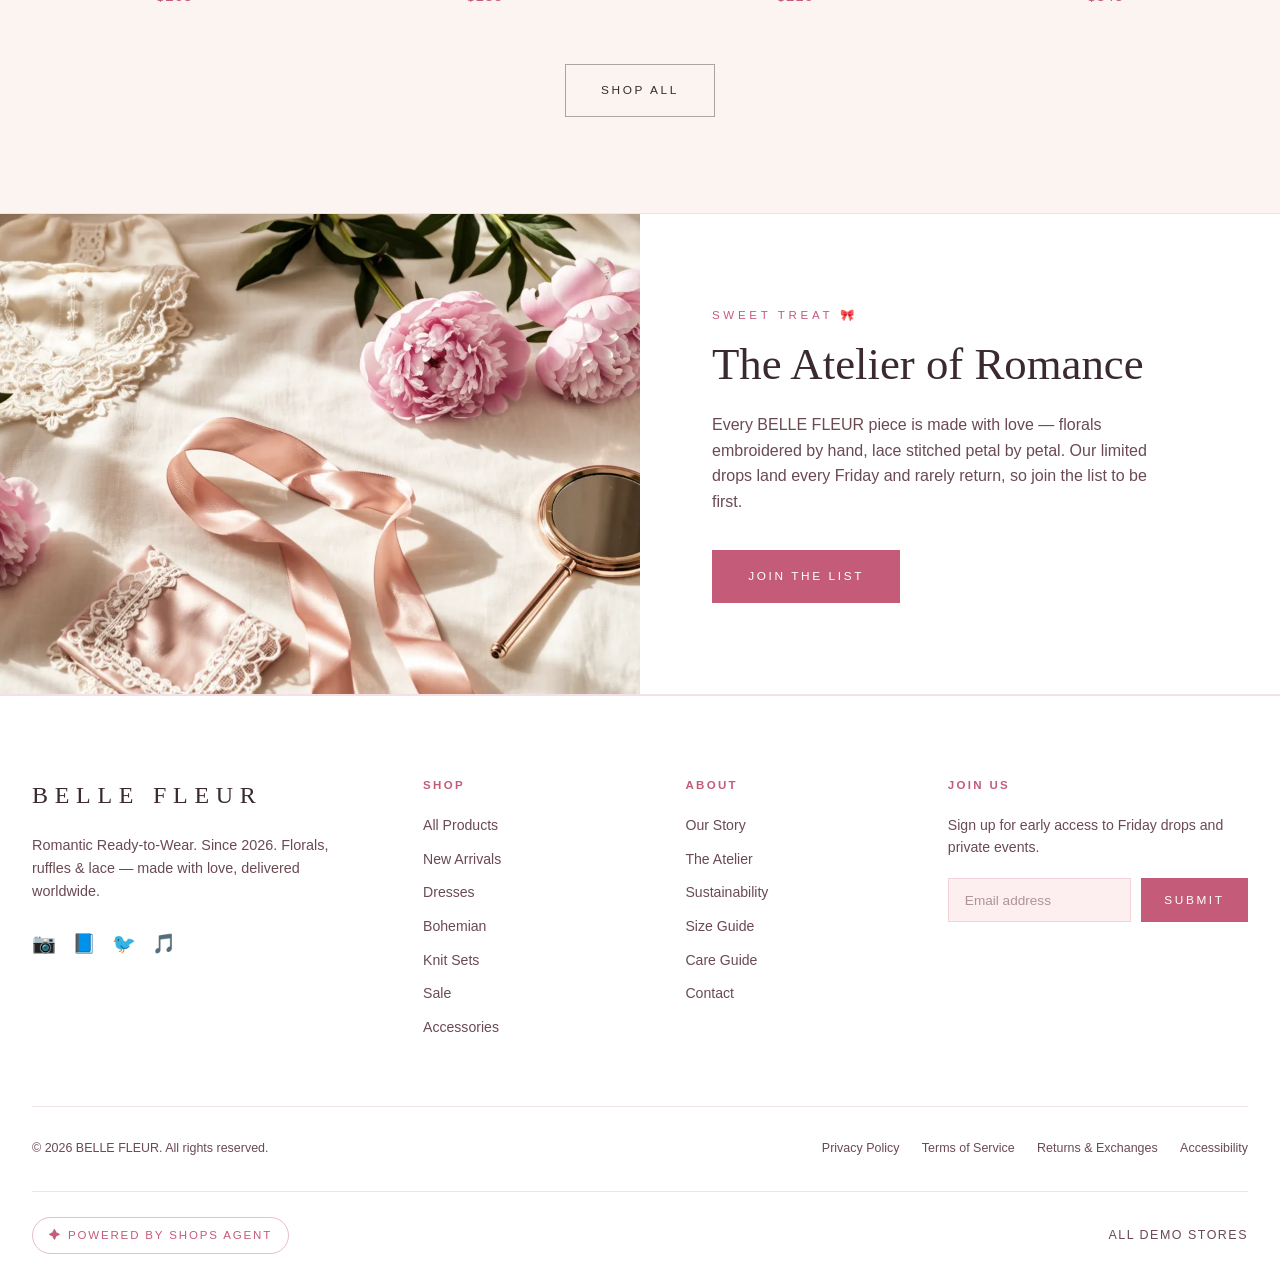
<file: belle-fleur/index.html>
<!DOCTYPE html>
<html lang="zh-CN">
<head>
  <meta charset="UTF-8" />
  <meta name="viewport" content="width=device-width, initial-scale=1.0" />
  <title>BELLE FLEUR — Romantic Ready-to-Wear</title>
  <meta name="description" content="BELLE FLEUR — romantic bohemian womenswear. Hand-embroidered floral maxi dresses, tiered lace minis, and knit sets. New arrivals every Friday." />
  <link rel="stylesheet" href="/belle-fleur/assets/css/style.css" />
</head>
<body>
  <!-- ===== Announcement bar ===== -->
  <div class="announce">
    Free shipping over $150 · New arrivals every Friday
  </div>

  <!-- ===== Header ===== -->
  <header class="site-header" id="siteHeader">
    <div class="header-inner">
      <button class="hamburger" id="hamburger" aria-label="Open menu" aria-expanded="false" aria-controls="primaryNav">
        <span></span><span></span><span></span>
      </button>

      <nav class="nav-left" id="primaryNav" aria-label="Primary">
        <a href="#">NEW</a>
        <a href="#">DRESSES</a>
        <a href="#">BOHEMIAN</a>
        <a href="#">SETS</a>
        <a href="#">SALE</a>
      </nav>

      <a href="#" class="wordmark" aria-label="BELLE FLEUR home">BELLE FLEUR</a>

      <div class="nav-right">
        <button class="icon-btn" aria-label="Search">🔍</button>
        <button class="icon-btn" aria-label="Account">👤</button>
        <button class="icon-btn cart-btn" aria-label="Cart">
          🛒<span class="cart-badge" id="cartBadge">0</span>
        </button>
      </div>
    </div>
  </header>

  <main>
    <!-- ===== 1. Hero ===== -->
    <section class="hero">
      <div class="hero-art" aria-hidden="true">
        <span class="hero-art-label">BOHEMIAN DEBUTANTE 🌸</span>
      </div>
      <div class="hero-overlay">
        <p class="eyebrow">SPRING · SUMMER 2026</p>
        <h1 class="hero-title">BOHEMIAN DEBUTANTE</h1>
        <p class="hero-sub">Hand-embroidered florals, whisper-soft chiffon, and ruffles made to twirl. Romance, ready to wear.</p>
        <div class="hero-actions">
          <a href="#" class="btn btn-rose">SHOP THE COLLECTION</a>
          <a href="#" class="btn btn-outline">LOOKBOOK</a>
        </div>
      </div>
    </section>

    <!-- ===== 2. Featured products ===== -->
    <section class="featured">
      <header class="section-head">
        <p class="eyebrow">FEATURED</p>
        <h2 class="section-title">Latest Obsessions</h2>
      </header>

      <div class="product-grid">
        <article class="product-card">
          <div class="product-art art-1" aria-hidden="true">
            <span class="product-emoji">🌸</span>
            <span class="product-art-name">Rosella Maxi Dress</span>
          </div>
          <div class="product-meta">
            <h3 class="product-name">Rosella Maxi Dress</h3>
            <p class="product-desc">Hand-embroidered Floral</p>
            <p class="product-price">$268</p>
          </div>
        </article>

        <article class="product-card">
          <div class="product-art art-2" aria-hidden="true">
            <span class="product-emoji">👗</span>
            <span class="product-art-name">Genevieve Mini</span>
          </div>
          <div class="product-meta">
            <h3 class="product-name">Genevieve Mini</h3>
            <p class="product-desc">Tiered Lace · 3 Colors</p>
            <p class="product-price">$185</p>
          </div>
        </article>

        <article class="product-card">
          <div class="product-art art-3" aria-hidden="true">
            <span class="product-emoji">🧶</span>
            <span class="product-art-name">Capulet Knit Set</span>
          </div>
          <div class="product-meta">
            <h3 class="product-name">Capulet Knit Set</h3>
            <p class="product-desc">Cropped Cardigan + Skirt</p>
            <p class="product-price">$210</p>
          </div>
        </article>

        <article class="product-card">
          <div class="product-art art-4" aria-hidden="true">
            <span class="product-emoji">💐</span>
            <span class="product-art-name">Marguerite Gown</span>
          </div>
          <div class="product-meta">
            <h3 class="product-name">Marguerite Gown</h3>
            <p class="product-desc">Silk Chiffon · Ivory</p>
            <p class="product-price">$345</p>
          </div>
        </article>
      </div>

      <div class="featured-cta">
        <a href="#" class="btn btn-outline">SHOP ALL</a>
      </div>
    </section>

    <!-- ===== 3. Atelier feature band ===== -->
    <section class="atelier">
      <div class="atelier-art" aria-hidden="true">
        <span class="atelier-art-label">SWEET TREAT 🎀</span>
      </div>
      <div class="atelier-copy">
        <p class="eyebrow">SWEET TREAT 🎀</p>
        <h2 class="atelier-title">The Atelier of Romance</h2>
        <p class="atelier-body">Every BELLE FLEUR piece is made with love — florals embroidered by hand, lace stitched petal by petal. Our limited drops land every Friday and rarely return, so join the list to be first.</p>
        <a href="#" class="btn btn-rose">JOIN THE LIST</a>
      </div>
    </section>
  </main>

  <!-- ===== 4. Footer ===== -->
  <footer class="site-footer">
    <div class="footer-top">
      <div class="footer-brand">
        <div class="footer-wordmark">BELLE FLEUR</div>
        <p class="footer-blurb">Romantic Ready-to-Wear. Since 2026. Florals, ruffles &amp; lace — made with love, delivered worldwide.</p>
        <div class="social-row" aria-label="Social media">
          <a href="#" aria-label="Instagram">📷</a>
          <a href="#" aria-label="Facebook">📘</a>
          <a href="#" aria-label="Twitter">🐦</a>
          <a href="#" aria-label="TikTok">🎵</a>
        </div>
      </div>

      <nav class="footer-col" aria-label="Shop">
        <h4>SHOP</h4>
        <a href="#">All Products</a>
        <a href="#">New Arrivals</a>
        <a href="#">Dresses</a>
        <a href="#">Bohemian</a>
        <a href="#">Knit Sets</a>
        <a href="#">Sale</a>
        <a href="#">Accessories</a>
      </nav>

      <nav class="footer-col" aria-label="About">
        <h4>ABOUT</h4>
        <a href="#">Our Story</a>
        <a href="#">The Atelier</a>
        <a href="#">Sustainability</a>
        <a href="#">Size Guide</a>
        <a href="#">Care Guide</a>
        <a href="#">Contact</a>
      </nav>

      <div class="footer-col footer-join">
        <h4>JOIN US</h4>
        <p>Sign up for early access to Friday drops and private events.</p>
        <form class="join-form" onsubmit="return false;">
          <input type="email" placeholder="Email address" aria-label="Email address" />
          <button type="submit" class="btn btn-rose btn-sm">SUBMIT</button>
        </form>
      </div>
    </div>

    <div class="footer-bottom">
      <p class="copyright">© 2026 BELLE FLEUR. All rights reserved.</p>
      <nav class="legal-links" aria-label="Legal">
        <a href="#">Privacy Policy</a>
        <a href="#">Terms of Service</a>
        <a href="#">Returns &amp; Exchanges</a>
        <a href="#">Accessibility</a>
      </nav>
    </div>

    <div class="footer-meta">
      <a class="powered-badge" href="/home">✦ Powered by Shops Agent</a>
      <a class="demo-link" href="/home#demos">All Demo Stores</a>
    </div>
  </footer>

  <!-- ===== Chatbot widget ===== -->
  <div class="chatbot" id="chatbot">
    <div class="chat-panel" id="chatPanel" role="dialog" aria-label="BELLE FLEUR Stylist" hidden>
      <div class="chat-header">
        <div>
          <div class="chat-name">BELLE FLEUR Stylist</div>
          <div class="chat-powered">穿搭顾问 · Powered by Shops Agent</div>
        </div>
        <button class="chat-close" id="chatClose" aria-label="Close chat">✕</button>
      </div>
      <div class="chat-body">
        <div class="bubble bot">Hi lovely! I'm your BELLE FLEUR stylist. Need help with sizing, styling, or fabric care?</div>
        <div class="bubble bot">Tip: our chiffon gowns run true to size — size down for a closer fit.</div>
        <div class="bubble user">How do I care for the embroidered maxi?</div>
      </div>
      <div class="chat-input">
        <input type="text" placeholder="Type a message…" aria-label="Type a message" />
        <button class="chat-send" aria-label="Send">➤</button>
      </div>
    </div>
    <button class="chat-toggle" id="chatToggle" aria-label="Open chat" aria-expanded="false">💬</button>
  </div>

  <script src="/belle-fleur/assets/js/main.js"></script>
  <script src="/shared/chat.js"></script>
</body>
</html>
</file>
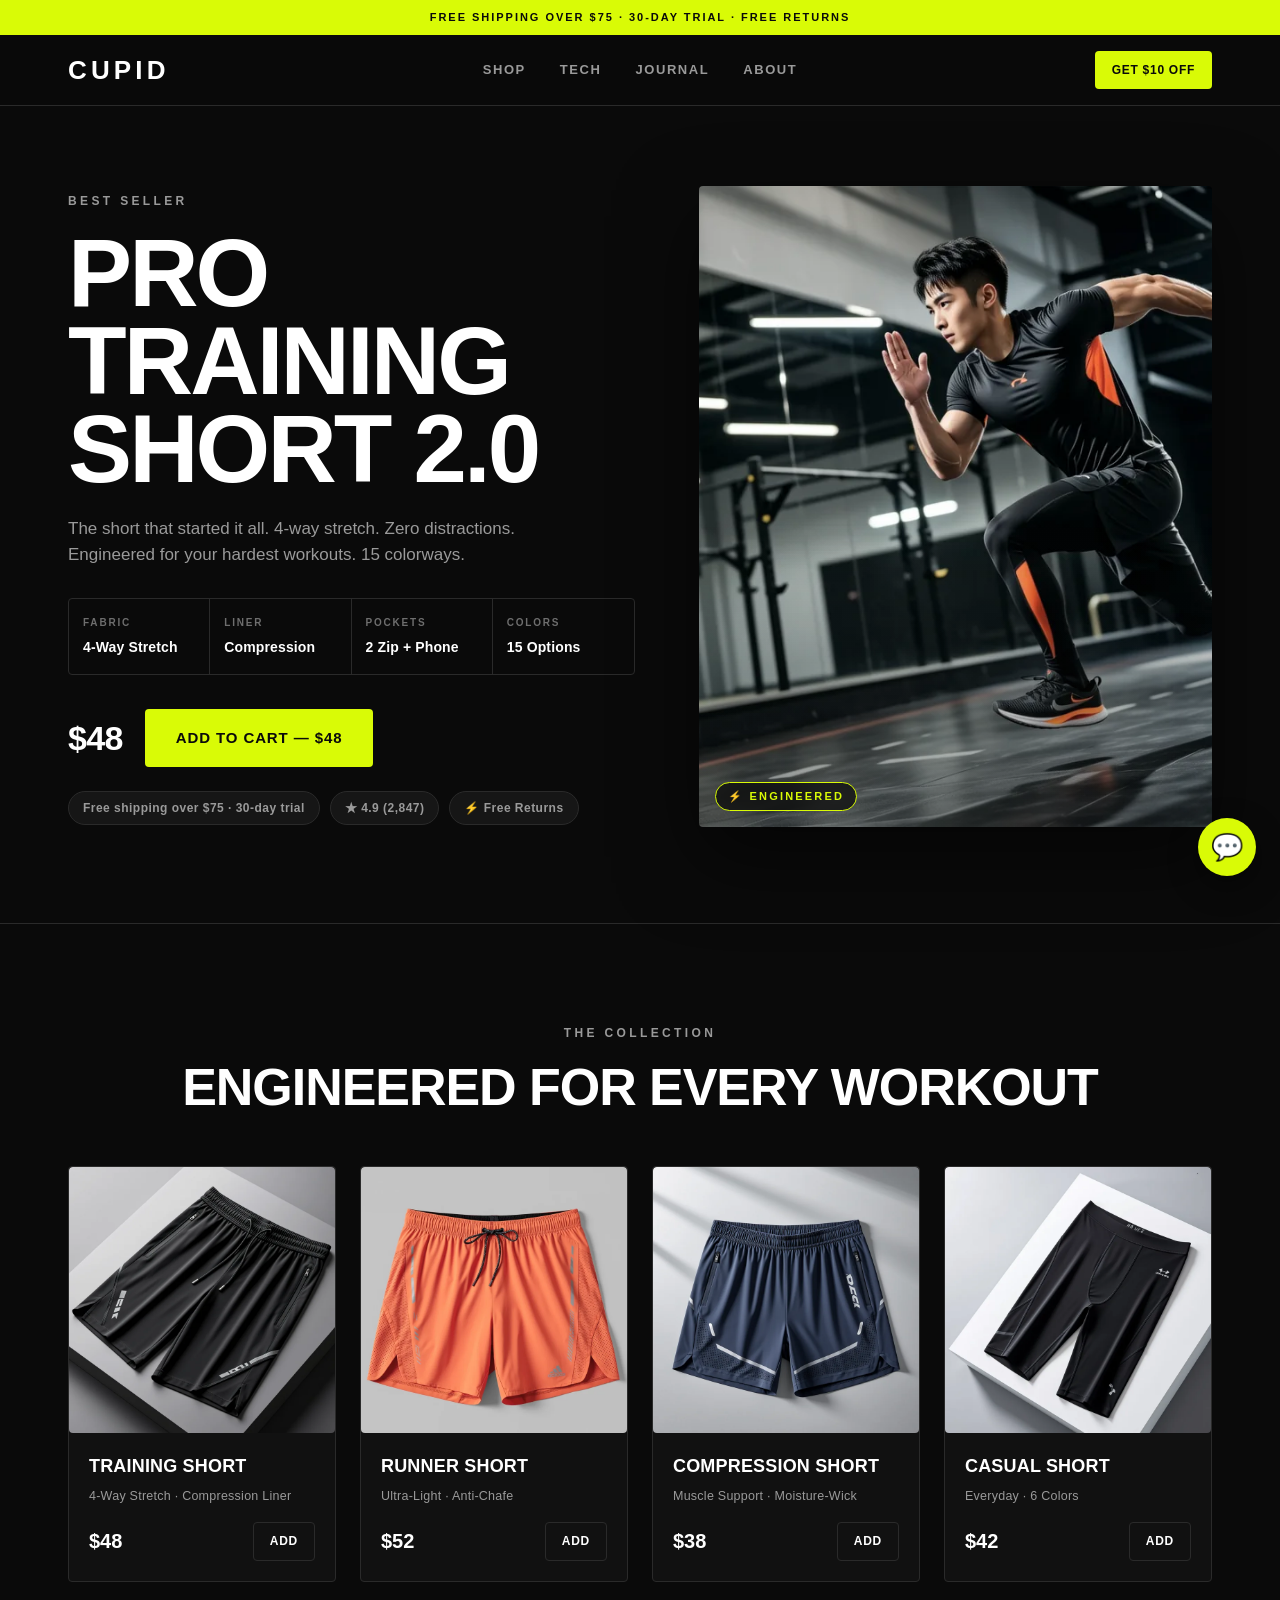
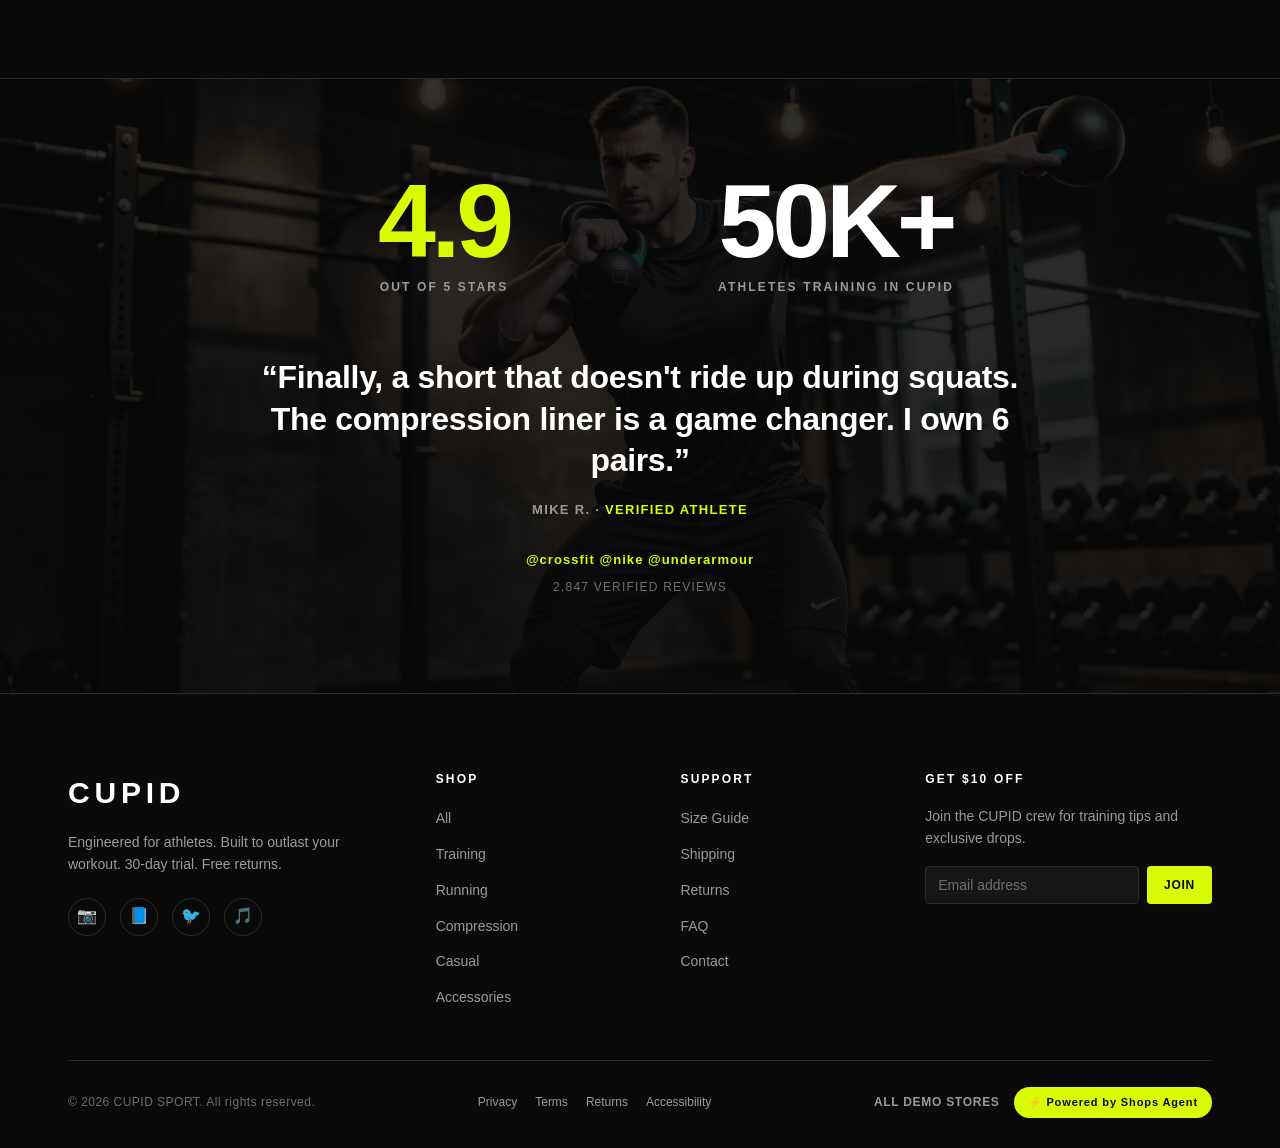
<file: cupid-sport/index.html>
<!DOCTYPE html>
<html lang="zh-CN">
<head>
  <meta charset="UTF-8" />
  <meta name="viewport" content="width=device-width, initial-scale=1.0" />
  <title>CUPID SPORT — Pro Training Short 2.0 | Engineered for Athletes</title>
  <meta name="description" content="CUPID SPORT — high-performance men's training shorts. 4-way stretch, compression liner, zero distractions. Engineered for your hardest workouts." />
  <link rel="stylesheet" href="/cupid-sport/assets/css/style.css?v=2" />
</head>
<body>
  <!-- Announcement bar -->
  <div class="announce">
    <span>FREE SHIPPING OVER $75 · 30-DAY TRIAL · FREE RETURNS</span>
  </div>

  <!-- Header -->
  <header class="site-header" id="siteHeader">
    <div class="container header-inner">
      <a href="#" class="wordmark" aria-label="CUPID home">CUPID</a>

      <nav class="nav-primary" id="navPrimary" aria-label="Primary">
        <a href="#shop">SHOP</a>
        <a href="#tech">TECH</a>
        <a href="#journal">JOURNAL</a>
        <a href="#about">ABOUT</a>
      </nav>

      <div class="header-actions">
        <a href="#" class="btn btn-accent btn-sm">GET $10 OFF</a>
        <button class="hamburger" id="hamburger" aria-label="Toggle menu" aria-expanded="false" aria-controls="navPrimary">
          <span></span><span></span><span></span>
        </button>
      </div>
    </div>
  </header>

  <main>
    <!-- ===== SCREEN 1: HERO ===== -->
    <section class="hero">
      <div class="container hero-grid">
        <div class="hero-copy">
          <span class="eyebrow accent">BEST SELLER</span>
          <h1 class="hero-title">Pro Training<br />Short 2.0</h1>
          <p class="hero-body">The short that started it all. 4-way stretch. Zero distractions. Engineered for your hardest workouts. 15 colorways.</p>

          <ul class="spec-row" aria-label="Product specifications">
            <li>
              <span class="spec-label">FABRIC</span>
              <span class="spec-value">4-Way Stretch</span>
            </li>
            <li>
              <span class="spec-label">LINER</span>
              <span class="spec-value">Compression</span>
            </li>
            <li>
              <span class="spec-label">POCKETS</span>
              <span class="spec-value">2 Zip + Phone</span>
            </li>
            <li>
              <span class="spec-label">COLORS</span>
              <span class="spec-value">15 Options</span>
            </li>
          </ul>

          <div class="hero-buy">
            <span class="price">$48</span>
            <a href="#" class="btn btn-accent btn-lg">ADD TO CART — $48</a>
          </div>

          <div class="badge-row">
            <span class="badge">Free shipping over $75 · 30-day trial</span>
            <span class="badge">★ 4.9 (2,847)</span>
            <span class="badge">⚡ Free Returns</span>
          </div>
        </div>

        <div class="hero-visual">
          <div class="ph ph-hero" role="img" aria-label="Pro Training Short 2.0 product visual">
            <span class="ph-emoji">🩳</span>
            <span class="ph-name">PRO TRAINING SHORT 2.0</span>
            <span class="ph-tag accent">⚡ ENGINEERED</span>
          </div>
        </div>
      </div>
    </section>

    <!-- ===== SCREEN 2: COLLECTION ===== -->
    <section class="collection" id="shop">
      <div class="container">
        <header class="section-head">
          <span class="eyebrow">THE COLLECTION</span>
          <h2 class="section-title">Engineered for every workout</h2>
        </header>

        <div class="grid-4">
          <article class="card">
            <div class="ph ph-card ph-1" role="img" aria-label="Training Short">
              <span class="ph-emoji">🩳</span>
              <span class="ph-name">TRAINING SHORT</span>
            </div>
            <div class="card-body">
              <h3 class="card-title">Training Short</h3>
              <p class="card-sub">4-Way Stretch · Compression Liner</p>
              <div class="card-foot">
                <span class="card-price">$48</span>
                <a href="#" class="btn btn-outline btn-sm">ADD</a>
              </div>
            </div>
          </article>

          <article class="card">
            <div class="ph ph-card ph-2" role="img" aria-label="Runner Short">
              <span class="ph-emoji">🏃</span>
              <span class="ph-name">RUNNER SHORT</span>
            </div>
            <div class="card-body">
              <h3 class="card-title">Runner Short</h3>
              <p class="card-sub">Ultra-Light · Anti-Chafe</p>
              <div class="card-foot">
                <span class="card-price">$52</span>
                <a href="#" class="btn btn-outline btn-sm">ADD</a>
              </div>
            </div>
          </article>

          <article class="card">
            <div class="ph ph-card ph-3" role="img" aria-label="Compression Short">
              <span class="ph-emoji">💪</span>
              <span class="ph-name">COMPRESSION SHORT</span>
            </div>
            <div class="card-body">
              <h3 class="card-title">Compression Short</h3>
              <p class="card-sub">Muscle Support · Moisture-Wick</p>
              <div class="card-foot">
                <span class="card-price">$38</span>
                <a href="#" class="btn btn-outline btn-sm">ADD</a>
              </div>
            </div>
          </article>

          <article class="card">
            <div class="ph ph-card ph-4" role="img" aria-label="Casual Short">
              <span class="ph-emoji">🧢</span>
              <span class="ph-name">CASUAL SHORT</span>
            </div>
            <div class="card-body">
              <h3 class="card-title">Casual Short</h3>
              <p class="card-sub">Everyday · 6 Colors</p>
              <div class="card-foot">
                <span class="card-price">$42</span>
                <a href="#" class="btn btn-outline btn-sm">ADD</a>
              </div>
            </div>
          </article>
        </div>
      </div>
    </section>

    <!-- ===== SCREEN 3: STATS / SOCIAL PROOF ===== -->
    <section class="stats" id="tech">
      <div class="container">
        <div class="stats-grid">
          <div class="stat">
            <span class="stat-big accent">4.9</span>
            <span class="stat-label">OUT OF 5 STARS</span>
          </div>
          <div class="stat">
            <span class="stat-big">50K+</span>
            <span class="stat-label">ATHLETES TRAINING IN CUPID</span>
          </div>
        </div>

        <figure class="review">
          <blockquote>“Finally, a short that doesn't ride up during squats. The compression liner is a game changer. I own 6 pairs.”</blockquote>
          <figcaption>Mike R. · <span class="accent">Verified Athlete</span></figcaption>
        </figure>

        <div class="proof-foot">
          <span class="tag-row">@crossfit @nike @underarmour</span>
          <span class="reviews-note">2,847 verified reviews</span>
        </div>
      </div>
    </section>
  </main>

  <!-- ===== SCREEN 4: FOOTER ===== -->
  <footer class="site-footer" id="about">
    <div class="container">
      <div class="footer-top">
        <div class="footer-brand">
          <span class="wordmark">CUPID</span>
          <p class="footer-blurb">Engineered for athletes. Built to outlast your workout. 30-day trial. Free returns.</p>
          <div class="social-row" aria-label="Social media">
            <a href="#" aria-label="Instagram">📷</a>
            <a href="#" aria-label="Facebook">📘</a>
            <a href="#" aria-label="Twitter">🐦</a>
            <a href="#" aria-label="TikTok">🎵</a>
          </div>
        </div>

        <div class="footer-col">
          <h4>SHOP</h4>
          <ul>
            <li><a href="#">All</a></li>
            <li><a href="#">Training</a></li>
            <li><a href="#">Running</a></li>
            <li><a href="#">Compression</a></li>
            <li><a href="#">Casual</a></li>
            <li><a href="#">Accessories</a></li>
          </ul>
        </div>

        <div class="footer-col">
          <h4>SUPPORT</h4>
          <ul>
            <li><a href="#">Size Guide</a></li>
            <li><a href="#">Shipping</a></li>
            <li><a href="#">Returns</a></li>
            <li><a href="#">FAQ</a></li>
            <li><a href="#">Contact</a></li>
          </ul>
        </div>

        <div class="footer-col footer-signup">
          <h4>GET $10 OFF</h4>
          <p>Join the CUPID crew for training tips and exclusive drops.</p>
          <form class="signup" onsubmit="return false;">
            <input type="email" placeholder="Email address" aria-label="Email address" />
            <button type="submit" class="btn btn-accent btn-sm">JOIN</button>
          </form>
        </div>
      </div>

      <div class="footer-bottom">
        <span class="copy">© 2026 CUPID SPORT. All rights reserved.</span>
        <nav class="legal" aria-label="Legal">
          <a href="#">Privacy</a>
          <a href="#">Terms</a>
          <a href="#">Returns</a>
          <a href="#">Accessibility</a>
        </nav>
        <div class="demo-links">
          <a href="/home#demos" class="demo-stores">All Demo Stores</a>
          <a href="/home" class="powered-badge">⚡ Powered by Shops Agent</a>
        </div>
      </div>
    </div>
  </footer>

  <!-- ===== AI CHATBOT WIDGET ===== -->
  <div class="chat-widget">
    <div class="chat-panel" id="chatPanel" aria-hidden="true">
      <div class="chat-header">
        <div class="chat-id">
          <span class="chat-name">CUPID Coach</span>
          <span class="chat-sub">运动场景推荐 · Powered by Shops Agent</span>
        </div>
        <button class="chat-close" id="chatClose" aria-label="Close chat">✕</button>
      </div>
      <div class="chat-body">
        <div class="bubble bot">👋 Welcome to CUPID. I'm your training coach.</div>
        <div class="bubble bot">What's your training — lifting, running, or HIIT? I'll match the right short.</div>
        <div class="bubble bot">Not sure on size? Tell me your waist and I'll dial it in.</div>
      </div>
      <div class="chat-input">
        <input type="text" placeholder="Ask CUPID Coach…" aria-label="Message" />
        <button class="chat-send" aria-label="Send">➤</button>
      </div>
    </div>
    <button class="chat-toggle" id="chatToggle" aria-label="Open chat" aria-expanded="false">💬</button>
  </div>

  <script src="/cupid-sport/assets/js/main.js"></script>
  <script src="/shared/chat.js"></script>
</body>
</html>
</file>
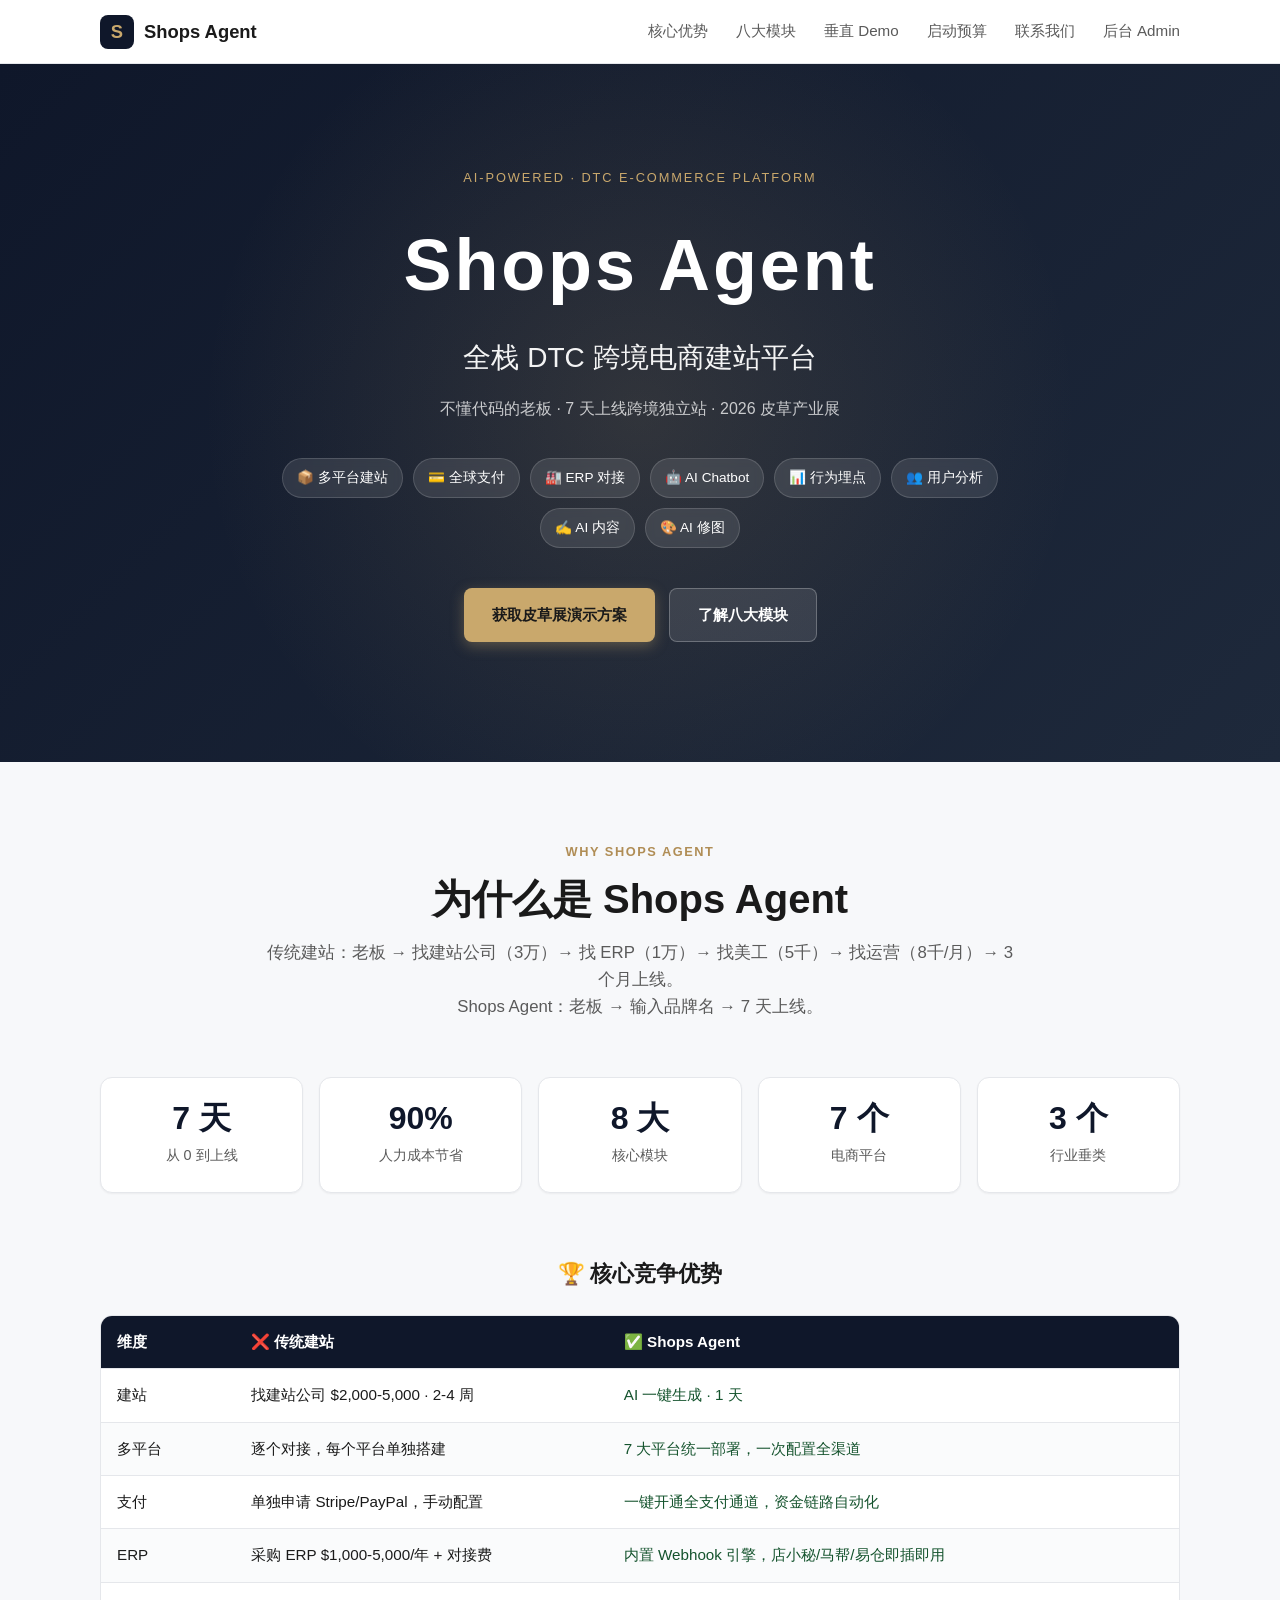
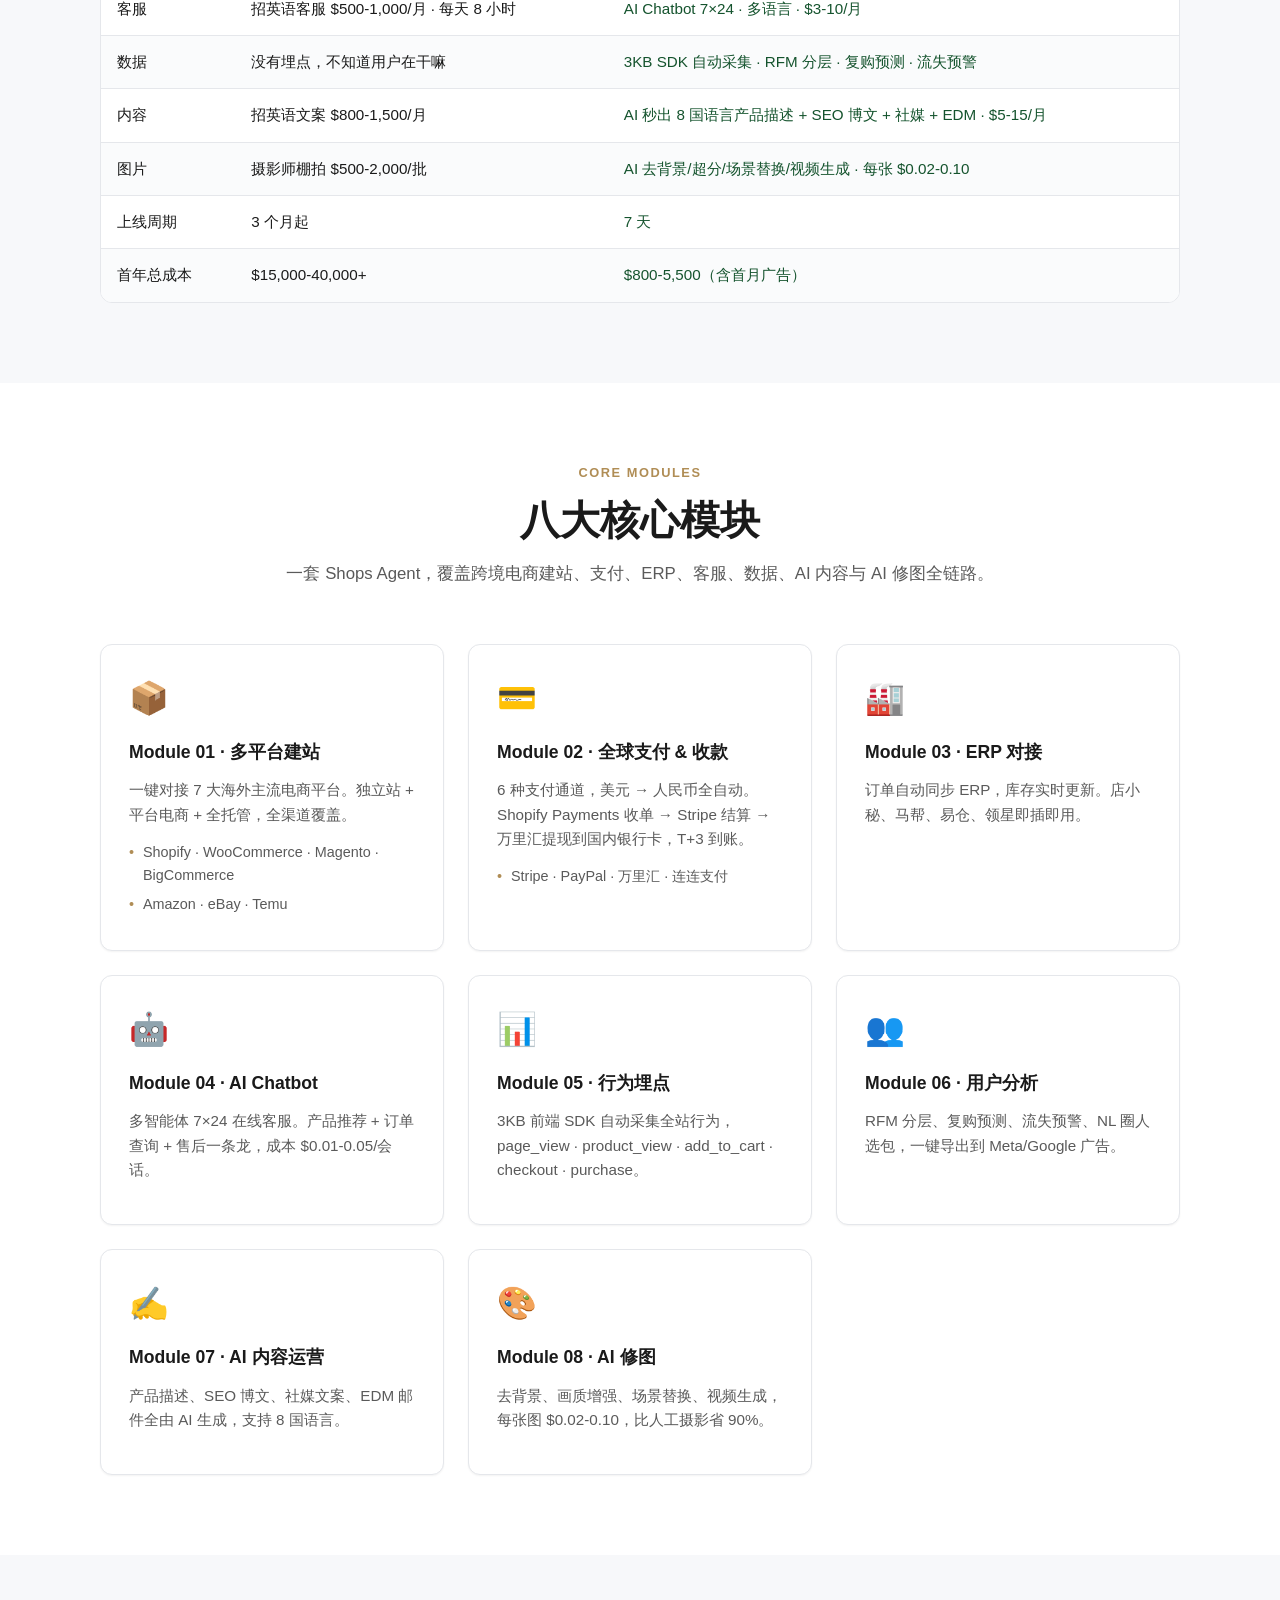
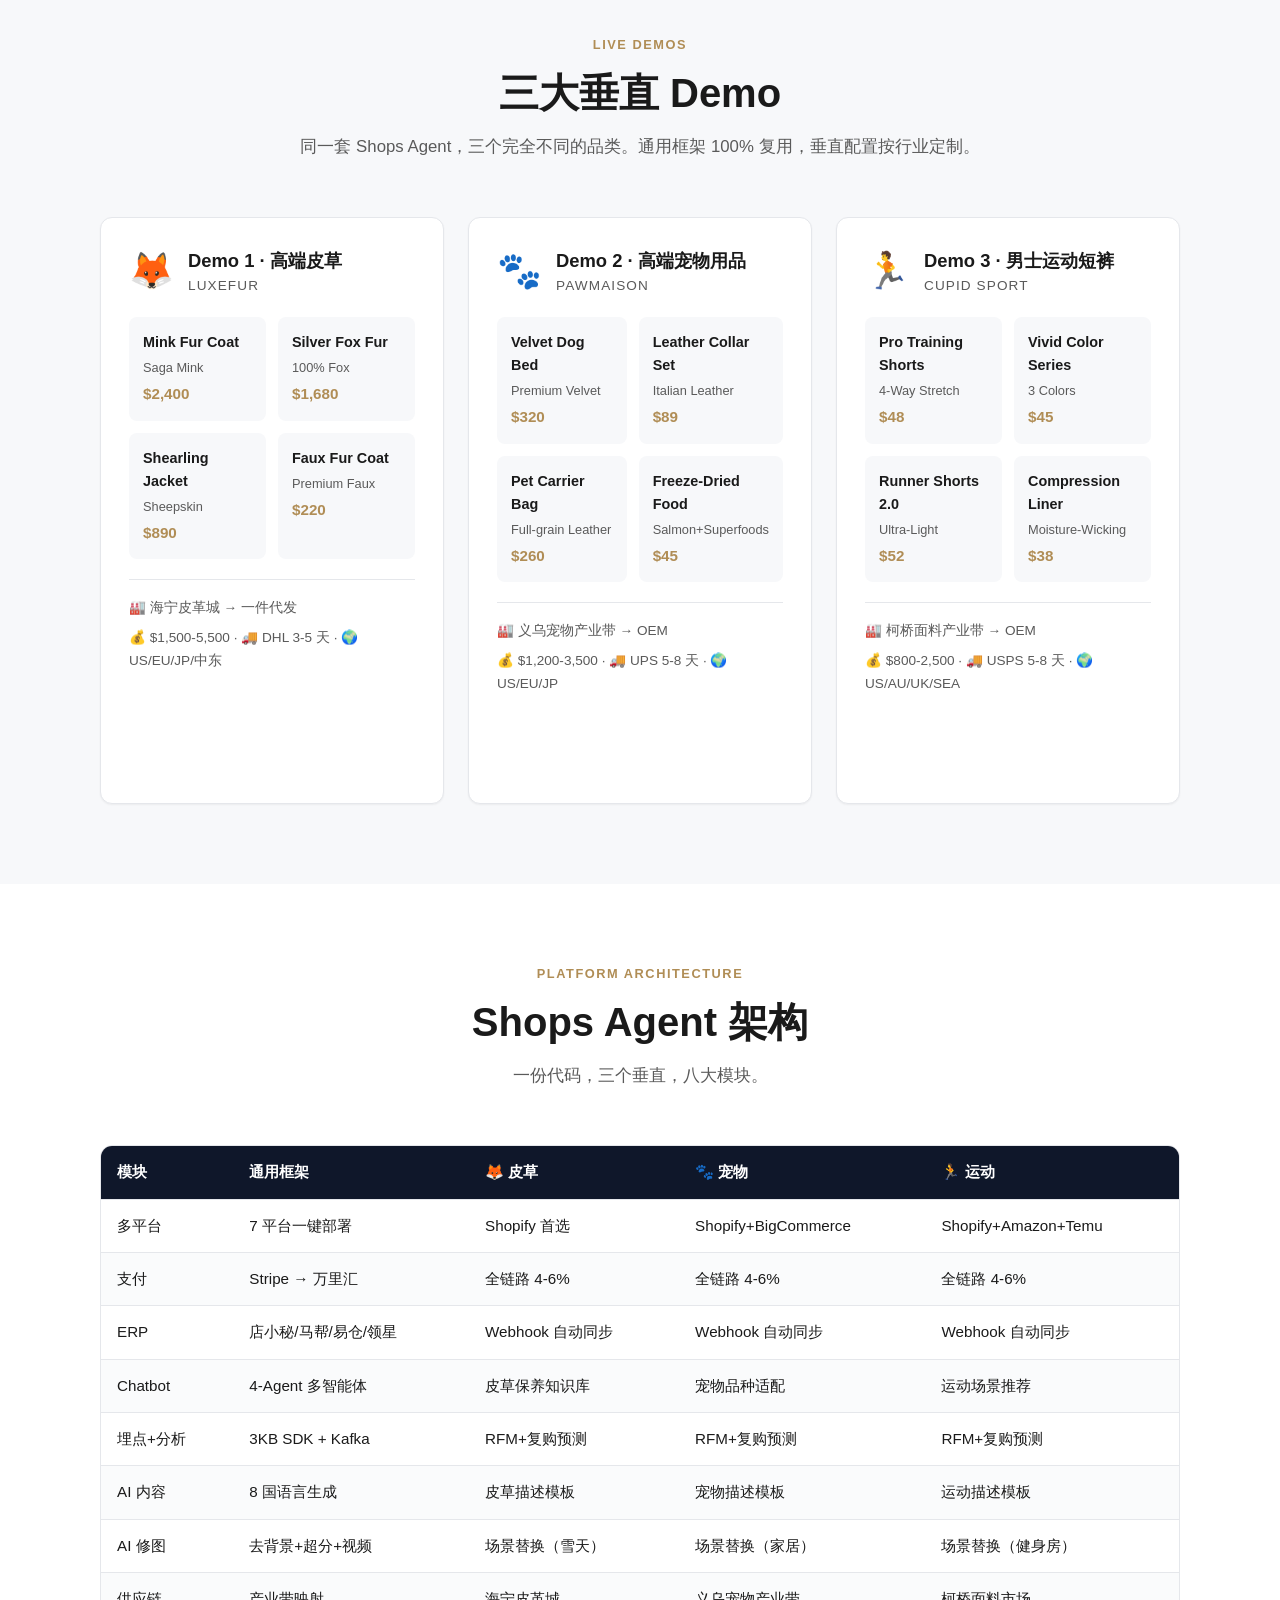
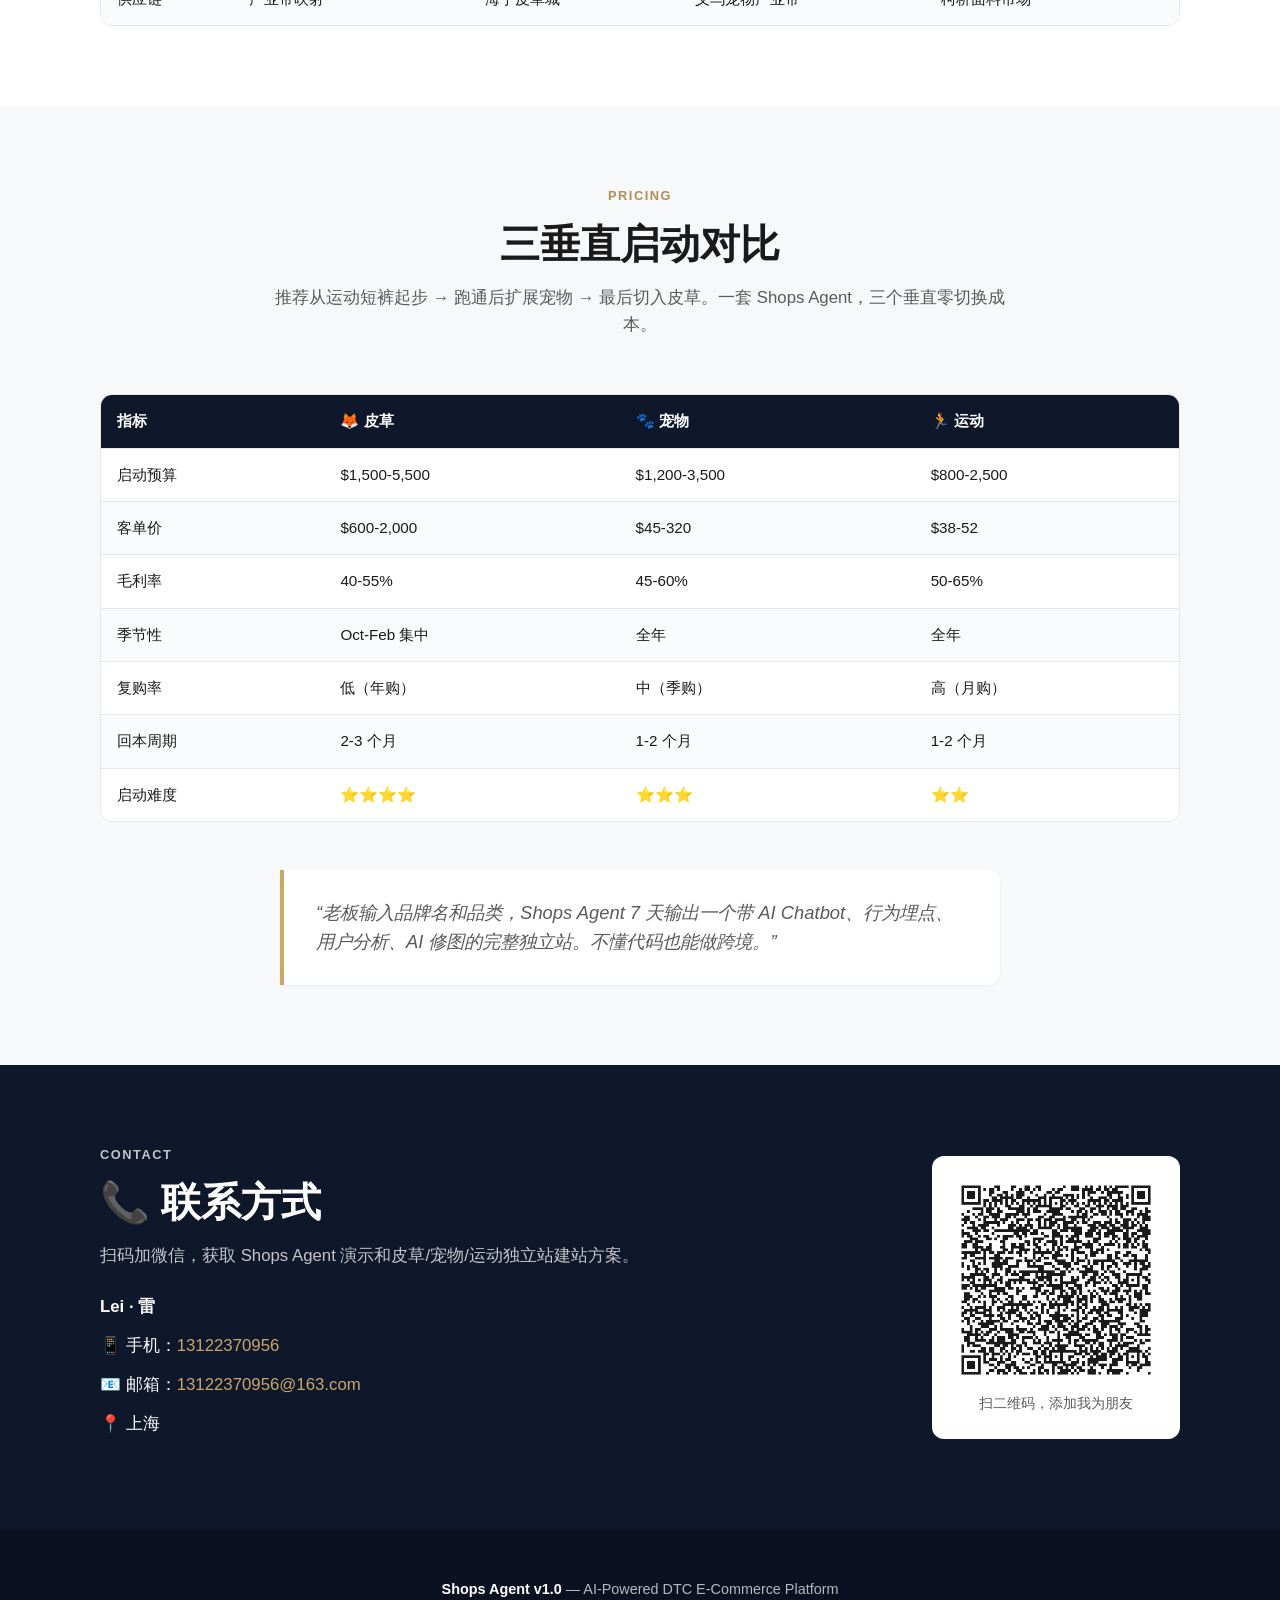
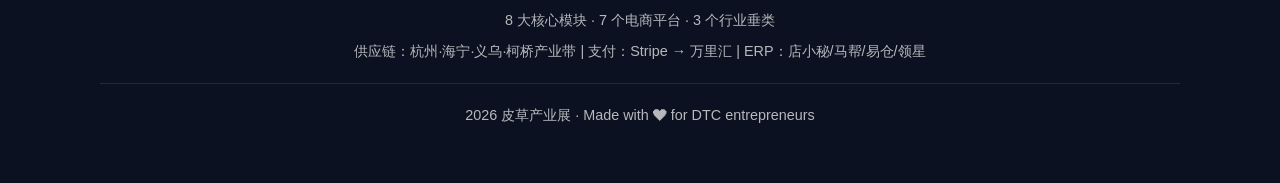
<file: fur-expo/index.html>
<!DOCTYPE html>
<html lang="zh-CN">
<head>
  <meta charset="UTF-8">
  <meta name="viewport" content="width=device-width, initial-scale=1.0">
  <title>Shops Agent · 全栈 DTC 跨境电商建站平台 | 2026 皮草产业展</title>
  <meta name="description" content="Shops Agent 是一套 AI 驱动的 DTC 跨境电商建站平台，帮助中国供应链商家 7 天上线 Shopify + Stripe 跨境独立站，覆盖选品、建站、支付、物流全链路。">
  <link rel="stylesheet" href="/fur-expo/assets/css/style.css">
</head>
<body>
  <!-- Header -->
  <header class="site-header" id="header">
    <div class="container header-inner">
      <a href="#hero" class="logo">
        <span class="logo-icon">S</span>
        <span class="logo-text">Shops Agent</span>
      </a>
      <nav class="main-nav" id="mainNav">
        <a href="#why">核心优势</a>
        <a href="#modules">八大模块</a>
        <a href="#demos">垂直 Demo</a>
        <a href="#pricing">启动预算</a>
        <a href="#contact">联系我们</a>
        <a href="/admin">后台 Admin</a>
      </nav>
      <button class="nav-toggle" id="navToggle" aria-label="打开菜单">
        <span></span><span></span><span></span>
      </button>
    </div>
  </header>

  <!-- Hero -->
  <section class="hero" id="hero">
    <div class="container">
      <p class="hero-tag">AI-POWERED · DTC E-COMMERCE PLATFORM</p>
      <h1 class="hero-title">Shops Agent</h1>
      <p class="hero-subtitle">全栈 DTC 跨境电商建站平台</p>
      <p class="hero-desc">不懂代码的老板 · 7 天上线跨境独立站 · 2026 皮草产业展</p>
      <div class="hero-badges">
        <span class="badge">📦 多平台建站</span>
        <span class="badge">💳 全球支付</span>
        <span class="badge">🏭 ERP 对接</span>
        <span class="badge">🤖 AI Chatbot</span>
        <span class="badge">📊 行为埋点</span>
        <span class="badge">👥 用户分析</span>
        <span class="badge">✍ AI 内容</span>
        <span class="badge">🎨 AI 修图</span>
      </div>
      <div class="hero-cta">
        <a href="#contact" class="btn btn-primary">获取皮草展演示方案</a>
        <a href="#modules" class="btn btn-secondary">了解八大模块</a>
      </div>
    </div>
  </section>

  <!-- Why Shops Agent -->
  <section class="section section-alt" id="why">
    <div class="container">
      <div class="section-head">
        <p class="section-tag">Why Shops Agent</p>
        <h2 class="section-title">为什么是 Shops Agent</h2>
        <p class="section-desc">传统建站：老板 → 找建站公司（3万）→ 找 ERP（1万）→ 找美工（5千）→ 找运营（8千/月）→ 3 个月上线。<br>Shops Agent：老板 → 输入品牌名 → 7 天上线。</p>
      </div>

      <div class="stats-grid">
        <div class="stat-card">
          <strong>7 天</strong>
          <span>从 0 到上线</span>
        </div>
        <div class="stat-card">
          <strong>90%</strong>
          <span>人力成本节省</span>
        </div>
        <div class="stat-card">
          <strong>8 大</strong>
          <span>核心模块</span>
        </div>
        <div class="stat-card">
          <strong>7 个</strong>
          <span>电商平台</span>
        </div>
        <div class="stat-card">
          <strong>3 个</strong>
          <span>行业垂类</span>
        </div>
      </div>

      <div class="comparison-wrapper">
        <h3 class="subsection-title">🏆 核心竞争优势</h3>
        <div class="table-responsive">
          <table class="data-table comparison-table">
            <thead>
              <tr>
                <th>维度</th>
                <th class="col-bad">❌ 传统建站</th>
                <th class="col-good">✅ Shops Agent</th>
              </tr>
            </thead>
            <tbody>
              <tr><td>建站</td><td>找建站公司 $2,000-5,000 · 2-4 周</td><td>AI 一键生成 · 1 天</td></tr>
              <tr><td>多平台</td><td>逐个对接，每个平台单独搭建</td><td>7 大平台统一部署，一次配置全渠道</td></tr>
              <tr><td>支付</td><td>单独申请 Stripe/PayPal，手动配置</td><td>一键开通全支付通道，资金链路自动化</td></tr>
              <tr><td>ERP</td><td>采购 ERP $1,000-5,000/年 + 对接费</td><td>内置 Webhook 引擎，店小秘/马帮/易仓即插即用</td></tr>
              <tr><td>客服</td><td>招英语客服 $500-1,000/月 · 每天 8 小时</td><td>AI Chatbot 7×24 · 多语言 · $3-10/月</td></tr>
              <tr><td>数据</td><td>没有埋点，不知道用户在干嘛</td><td>3KB SDK 自动采集 · RFM 分层 · 复购预测 · 流失预警</td></tr>
              <tr><td>内容</td><td>招英语文案 $800-1,500/月</td><td>AI 秒出 8 国语言产品描述 + SEO 博文 + 社媒 + EDM · $5-15/月</td></tr>
              <tr><td>图片</td><td>摄影师棚拍 $500-2,000/批</td><td>AI 去背景/超分/场景替换/视频生成 · 每张 $0.02-0.10</td></tr>
              <tr><td>上线周期</td><td>3 个月起</td><td>7 天</td></tr>
              <tr><td>首年总成本</td><td>$15,000-40,000+</td><td>$800-5,500（含首月广告）</td></tr>
            </tbody>
          </table>
        </div>
      </div>
    </div>
  </section>

  <!-- Modules -->
  <section class="section" id="modules">
    <div class="container">
      <div class="section-head">
        <p class="section-tag">Core Modules</p>
        <h2 class="section-title">八大核心模块</h2>
        <p class="section-desc">一套 Shops Agent，覆盖跨境电商建站、支付、ERP、客服、数据、AI 内容与 AI 修图全链路。</p>
      </div>

      <div class="modules-grid">
        <article class="module-card">
          <div class="module-icon">📦</div>
          <h3>Module 01 · 多平台建站</h3>
          <p>一键对接 7 大海外主流电商平台。独立站 + 平台电商 + 全托管，全渠道覆盖。</p>
          <ul>
            <li>Shopify · WooCommerce · Magento · BigCommerce</li>
            <li>Amazon · eBay · Temu</li>
          </ul>
        </article>

        <article class="module-card">
          <div class="module-icon">💳</div>
          <h3>Module 02 · 全球支付 & 收款</h3>
          <p>6 种支付通道，美元 → 人民币全自动。Shopify Payments 收单 → Stripe 结算 → 万里汇提现到国内银行卡，T+3 到账。</p>
          <ul>
            <li>Stripe · PayPal · 万里汇 · 连连支付</li>
          </ul>
        </article>

        <article class="module-card">
          <div class="module-icon">🏭</div>
          <h3>Module 03 · ERP 对接</h3>
          <p>订单自动同步 ERP，库存实时更新。店小秘、马帮、易仓、领星即插即用。</p>
        </article>

        <article class="module-card">
          <div class="module-icon">🤖</div>
          <h3>Module 04 · AI Chatbot</h3>
          <p>多智能体 7×24 在线客服。产品推荐 + 订单查询 + 售后一条龙，成本 $0.01-0.05/会话。</p>
        </article>

        <article class="module-card">
          <div class="module-icon">📊</div>
          <h3>Module 05 · 行为埋点</h3>
          <p>3KB 前端 SDK 自动采集全站行为，page_view · product_view · add_to_cart · checkout · purchase。</p>
        </article>

        <article class="module-card">
          <div class="module-icon">👥</div>
          <h3>Module 06 · 用户分析</h3>
          <p>RFM 分层、复购预测、流失预警、NL 圈人选包，一键导出到 Meta/Google 广告。</p>
        </article>

        <article class="module-card">
          <div class="module-icon">✍</div>
          <h3>Module 07 · AI 内容运营</h3>
          <p>产品描述、SEO 博文、社媒文案、EDM 邮件全由 AI 生成，支持 8 国语言。</p>
        </article>

        <article class="module-card">
          <div class="module-icon">🎨</div>
          <h3>Module 08 · AI 修图</h3>
          <p>去背景、画质增强、场景替换、视频生成，每张图 $0.02-0.10，比人工摄影省 90%。</p>
        </article>
      </div>
    </div>
  </section>

  <!-- Live Demos -->
  <section class="section section-alt" id="demos">
    <div class="container">
      <div class="section-head">
        <p class="section-tag">Live Demos</p>
        <h2 class="section-title">三大垂直 Demo</h2>
        <p class="section-desc">同一套 Shops Agent，三个完全不同的品类。通用框架 100% 复用，垂直配置按行业定制。</p>
      </div>

      <div class="demos-grid">
        <article class="demo-card demo-fur">
          <div class="demo-header">
            <span class="demo-emoji">🦊</span>
            <div>
              <h3>Demo 1 · 高端皮草</h3>
              <p class="demo-brand">LUXEFUR</p>
            </div>
          </div>
          <div class="demo-products">
            <div class="product-mini">
              <strong>Mink Fur Coat</strong>
              <span>Saga Mink</span>
              <em>$2,400</em>
            </div>
            <div class="product-mini">
              <strong>Silver Fox Fur</strong>
              <span>100% Fox</span>
              <em>$1,680</em>
            </div>
            <div class="product-mini">
              <strong>Shearling Jacket</strong>
              <span>Sheepskin</span>
              <em>$890</em>
            </div>
            <div class="product-mini">
              <strong>Faux Fur Coat</strong>
              <span>Premium Faux</span>
              <em>$220</em>
            </div>
          </div>
          <div class="demo-meta">
            <p>🏭 海宁皮革城 → 一件代发</p>
            <p>💰 $1,500-5,500 · 🚚 DHL 3-5 天 · 🌍 US/EU/JP/中东</p>
          </div>
          <a class="btn btn-secondary demo-visit" href="/luxefur">访问落地页 →</a>
        </article>

        <article class="demo-card demo-pet">
          <div class="demo-header">
            <span class="demo-emoji">🐾</span>
            <div>
              <h3>Demo 2 · 高端宠物用品</h3>
              <p class="demo-brand">PAWMAISON</p>
            </div>
          </div>
          <div class="demo-products">
            <div class="product-mini">
              <strong>Velvet Dog Bed</strong>
              <span>Premium Velvet</span>
              <em>$320</em>
            </div>
            <div class="product-mini">
              <strong>Leather Collar Set</strong>
              <span>Italian Leather</span>
              <em>$89</em>
            </div>
            <div class="product-mini">
              <strong>Pet Carrier Bag</strong>
              <span>Full-grain Leather</span>
              <em>$260</em>
            </div>
            <div class="product-mini">
              <strong>Freeze-Dried Food</strong>
              <span>Salmon+Superfoods</span>
              <em>$45</em>
            </div>
          </div>
          <div class="demo-meta">
            <p>🏭 义乌宠物产业带 → OEM</p>
            <p>💰 $1,200-3,500 · 🚚 UPS 5-8 天 · 🌍 US/EU/JP</p>
          </div>
          <a class="btn btn-secondary demo-visit" href="/pawmaison">访问落地页 →</a>
        </article>

        <article class="demo-card demo-sport">
          <div class="demo-header">
            <span class="demo-emoji">🏃</span>
            <div>
              <h3>Demo 3 · 男士运动短裤</h3>
              <p class="demo-brand">CUPID SPORT</p>
            </div>
          </div>
          <div class="demo-products">
            <div class="product-mini">
              <strong>Pro Training Shorts</strong>
              <span>4-Way Stretch</span>
              <em>$48</em>
            </div>
            <div class="product-mini">
              <strong>Vivid Color Series</strong>
              <span>3 Colors</span>
              <em>$45</em>
            </div>
            <div class="product-mini">
              <strong>Runner Shorts 2.0</strong>
              <span>Ultra-Light</span>
              <em>$52</em>
            </div>
            <div class="product-mini">
              <strong>Compression Liner</strong>
              <span>Moisture-Wicking</span>
              <em>$38</em>
            </div>
          </div>
          <div class="demo-meta">
            <p>🏭 柯桥面料产业带 → OEM</p>
            <p>💰 $800-2,500 · 🚚 USPS 5-8 天 · 🌍 US/AU/UK/SEA</p>
          </div>
          <a class="btn btn-secondary demo-visit" href="/cupid-sport">访问落地页 →</a>
        </article>
      </div>
    </div>
  </section>

  <!-- Architecture -->
  <section class="section" id="architecture">
    <div class="container">
      <div class="section-head">
        <p class="section-tag">Platform Architecture</p>
        <h2 class="section-title">Shops Agent 架构</h2>
        <p class="section-desc">一份代码，三个垂直，八大模块。</p>
      </div>
      <div class="table-responsive">
        <table class="data-table arch-table">
          <thead>
            <tr>
              <th>模块</th>
              <th>通用框架</th>
              <th>🦊 皮草</th>
              <th>🐾 宠物</th>
              <th>🏃 运动</th>
            </tr>
          </thead>
          <tbody>
            <tr><td>多平台</td><td>7 平台一键部署</td><td>Shopify 首选</td><td>Shopify+BigCommerce</td><td>Shopify+Amazon+Temu</td></tr>
            <tr><td>支付</td><td>Stripe → 万里汇</td><td>全链路 4-6%</td><td>全链路 4-6%</td><td>全链路 4-6%</td></tr>
            <tr><td>ERP</td><td>店小秘/马帮/易仓/领星</td><td>Webhook 自动同步</td><td>Webhook 自动同步</td><td>Webhook 自动同步</td></tr>
            <tr><td>Chatbot</td><td>4-Agent 多智能体</td><td>皮草保养知识库</td><td>宠物品种适配</td><td>运动场景推荐</td></tr>
            <tr><td>埋点+分析</td><td>3KB SDK + Kafka</td><td>RFM+复购预测</td><td>RFM+复购预测</td><td>RFM+复购预测</td></tr>
            <tr><td>AI 内容</td><td>8 国语言生成</td><td>皮草描述模板</td><td>宠物描述模板</td><td>运动描述模板</td></tr>
            <tr><td>AI 修图</td><td>去背景+超分+视频</td><td>场景替换（雪天）</td><td>场景替换（家居）</td><td>场景替换（健身房）</td></tr>
            <tr><td>供应链</td><td>产业带映射</td><td>海宁皮革城</td><td>义乌宠物产业带</td><td>柯桥面料市场</td></tr>
          </tbody>
        </table>
      </div>
    </div>
  </section>

  <!-- Pricing -->
  <section class="section section-alt" id="pricing">
    <div class="container">
      <div class="section-head">
        <p class="section-tag">Pricing</p>
        <h2 class="section-title">三垂直启动对比</h2>
        <p class="section-desc">推荐从运动短裤起步 → 跑通后扩展宠物 → 最后切入皮草。一套 Shops Agent，三个垂直零切换成本。</p>
      </div>
      <div class="table-responsive">
        <table class="data-table pricing-table">
          <thead>
            <tr>
              <th>指标</th>
              <th>🦊 皮草</th>
              <th>🐾 宠物</th>
              <th>🏃 运动</th>
            </tr>
          </thead>
          <tbody>
            <tr><td>启动预算</td><td>$1,500-5,500</td><td>$1,200-3,500</td><td>$800-2,500</td></tr>
            <tr><td>客单价</td><td>$600-2,000</td><td>$45-320</td><td>$38-52</td></tr>
            <tr><td>毛利率</td><td>40-55%</td><td>45-60%</td><td>50-65%</td></tr>
            <tr><td>季节性</td><td>Oct-Feb 集中</td><td>全年</td><td>全年</td></tr>
            <tr><td>复购率</td><td>低（年购）</td><td>中（季购）</td><td>高（月购）</td></tr>
            <tr><td>回本周期</td><td>2-3 个月</td><td>1-2 个月</td><td>1-2 个月</td></tr>
            <tr><td>启动难度</td><td>⭐⭐⭐⭐</td><td>⭐⭐⭐</td><td>⭐⭐</td></tr>
          </tbody>
        </table>
      </div>
      <blockquote class="quote">
        “老板输入品牌名和品类，Shops Agent 7 天输出一个带 AI Chatbot、行为埋点、用户分析、AI 修图的完整独立站。不懂代码也能做跨境。”
      </blockquote>
    </div>
  </section>

  <!-- Contact -->
  <section class="section contact-section" id="contact">
    <div class="container">
      <div class="contact-grid">
        <div class="contact-info">
          <p class="section-tag">Contact</p>
          <h2 class="section-title">📞 联系方式</h2>
          <p class="section-desc">扫码加微信，获取 Shops Agent 演示和皮草/宠物/运动独立站建站方案。</p>
          <ul class="contact-list">
            <li><strong>Lei · 雷</strong></li>
            <li>📱 手机：<a href="tel:13122370956">13122370956</a></li>
            <li>📧 邮箱：<a href="mailto:13122370956@163.com">13122370956@163.com</a></li>
            <li>📍 上海</li>
          </ul>
        </div>
        <div class="contact-qr">
          <img src="/fur-expo/assets/images/qr-code.png" alt="微信二维码" width="200" height="200">
          <p>扫二维码，添加我为朋友</p>
        </div>
      </div>
    </div>
  </section>

  <!-- Footer -->
  <footer class="site-footer">
    <div class="container">
      <p><strong>Shops Agent v1.0</strong> — AI-Powered DTC E-Commerce Platform</p>
      <p>8 大核心模块 · 7 个电商平台 · 3 个行业垂类</p>
      <p>供应链：杭州·海宁·义乌·柯桥产业带 | 支付：Stripe → 万里汇 | ERP：店小秘/马帮/易仓/领星</p>
      <p class="copyright">2026 皮草产业展 · Made with ❤ for DTC entrepreneurs</p>
    </div>
  </footer>

  <script src="/fur-expo/assets/js/main.js"></script>
</body>
</html>
</file>
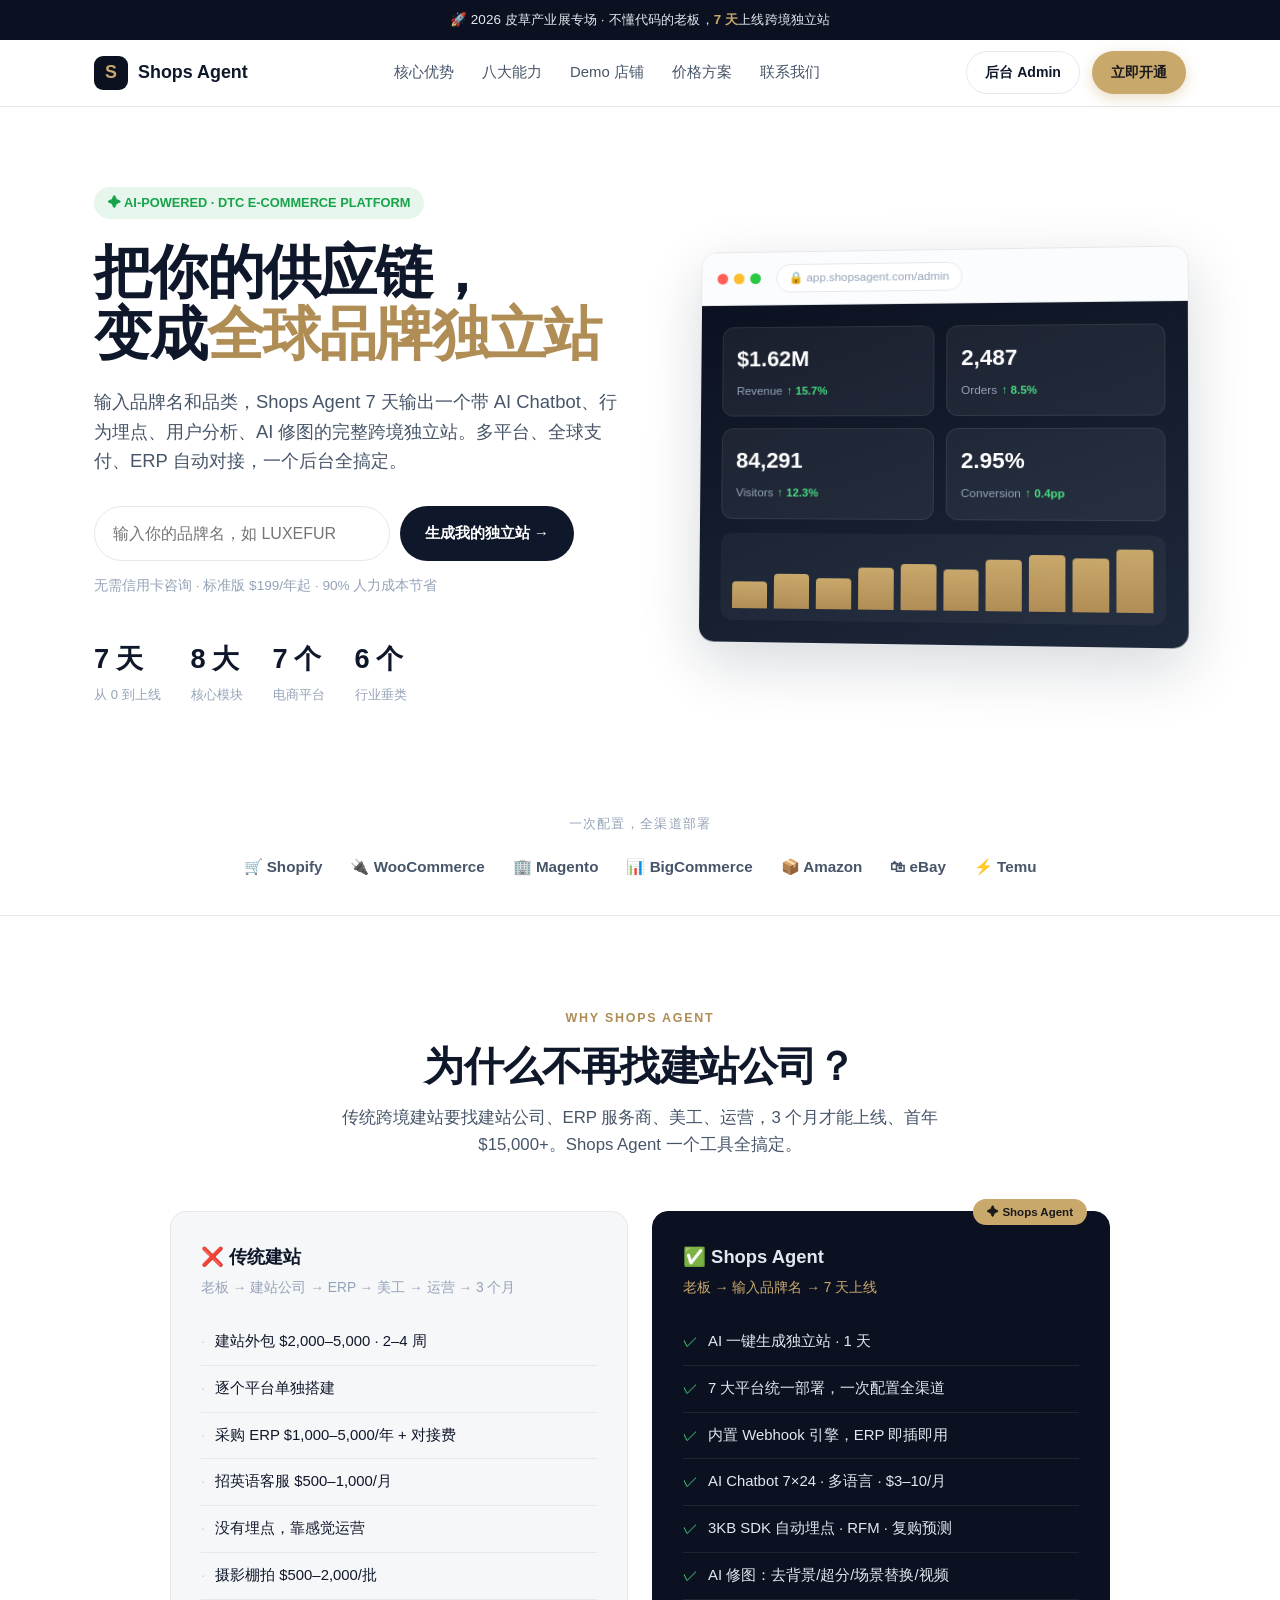
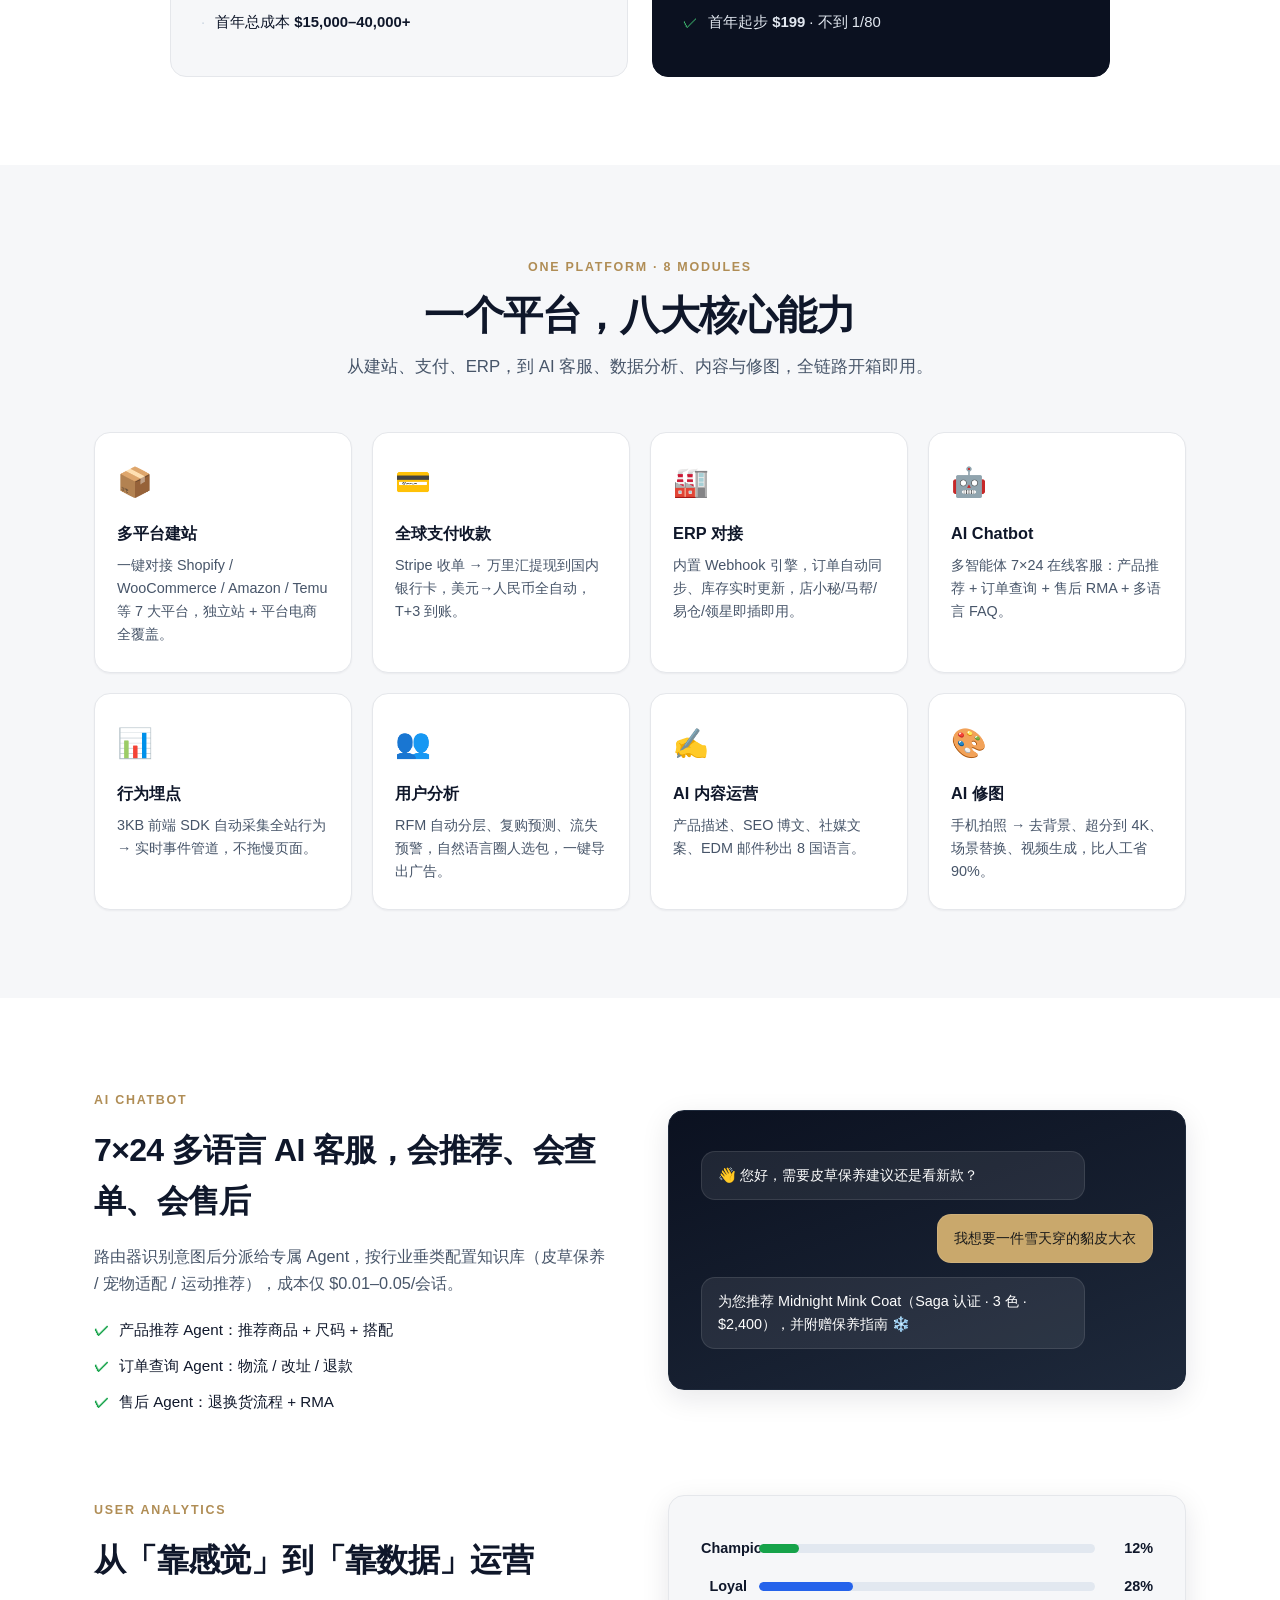
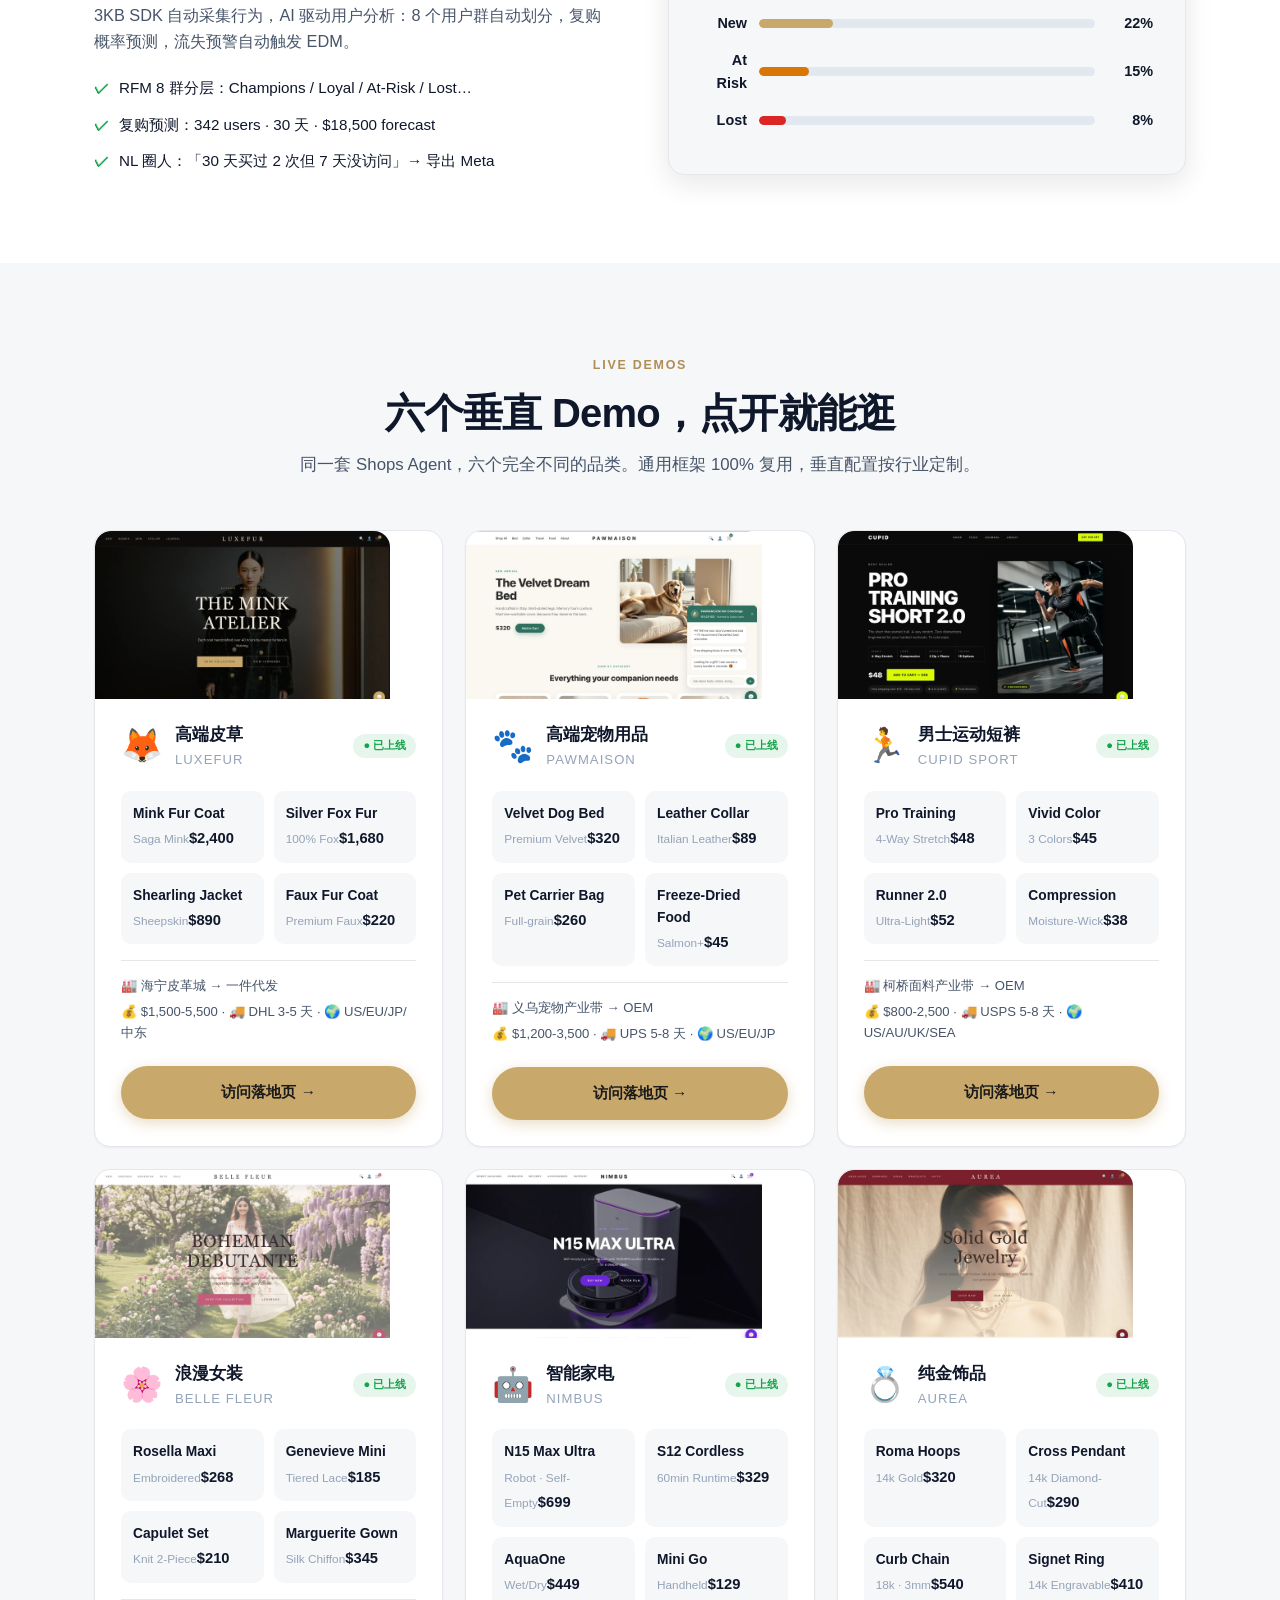
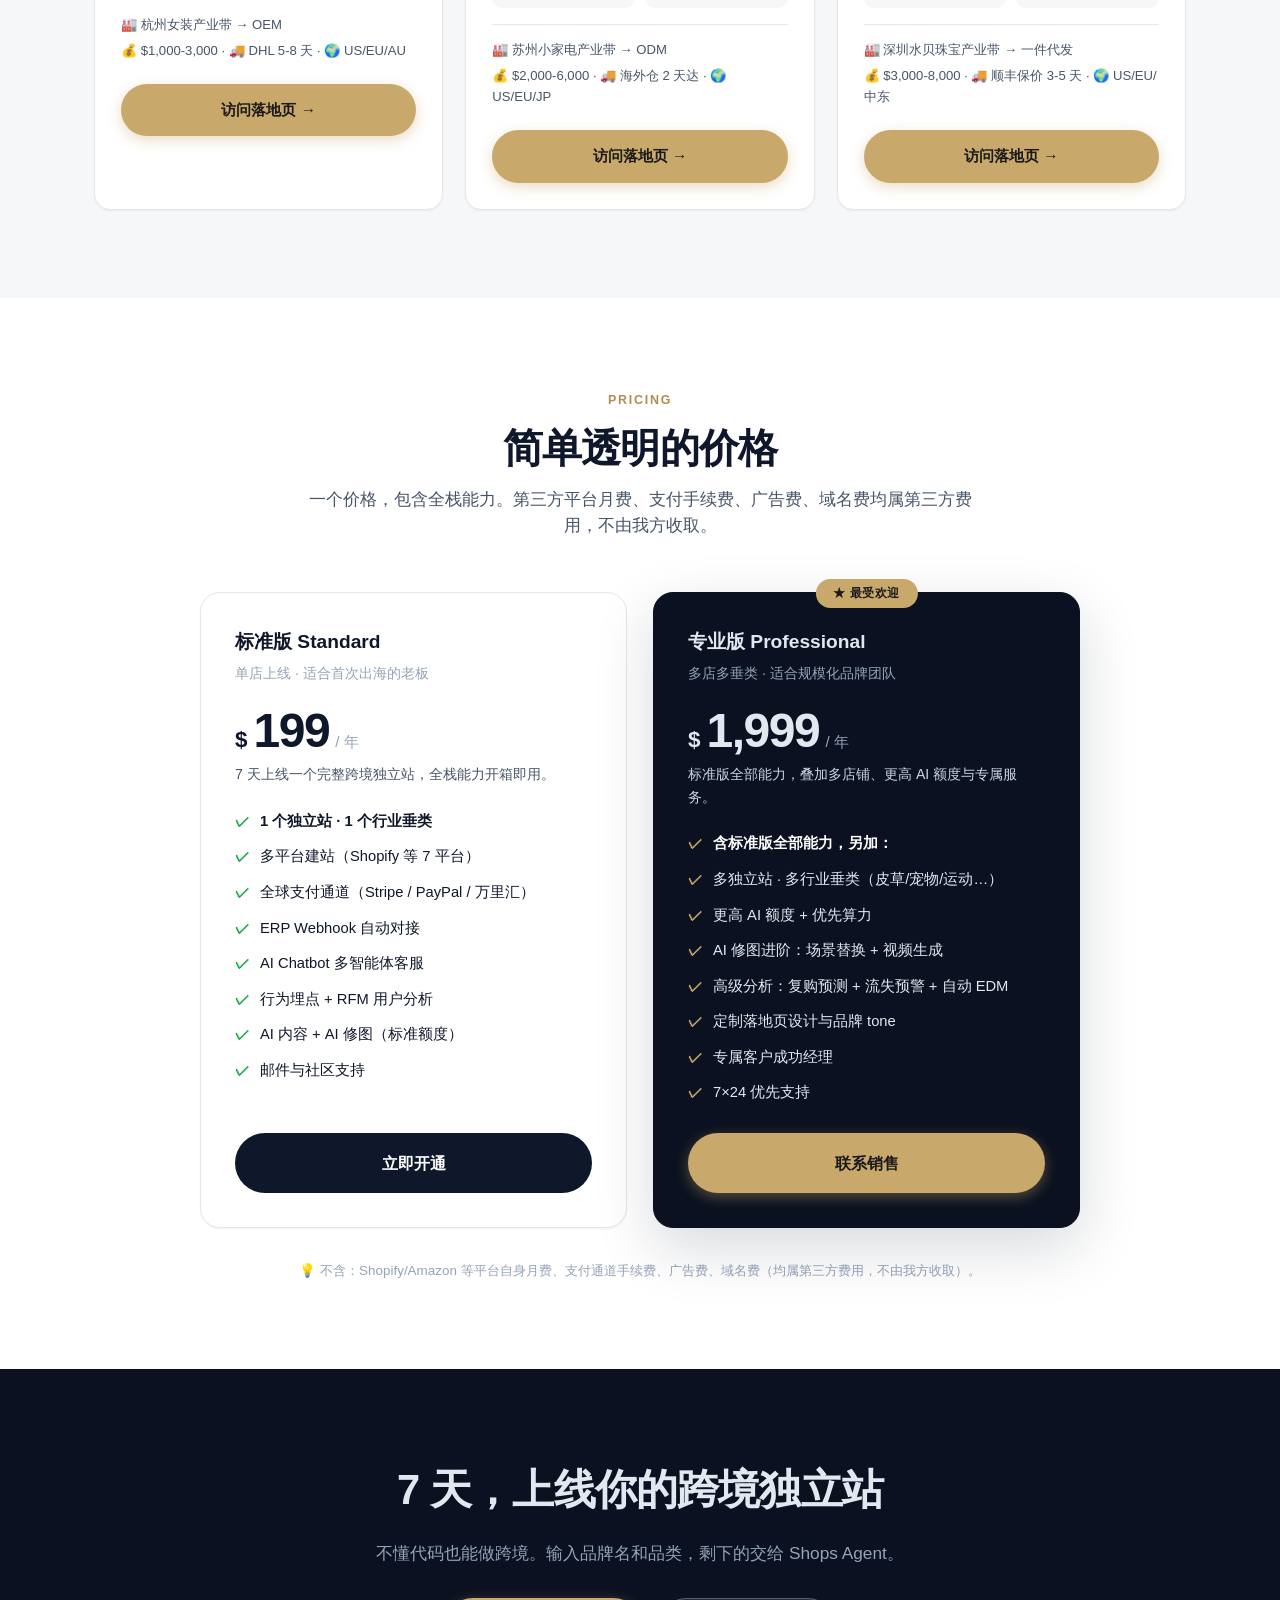
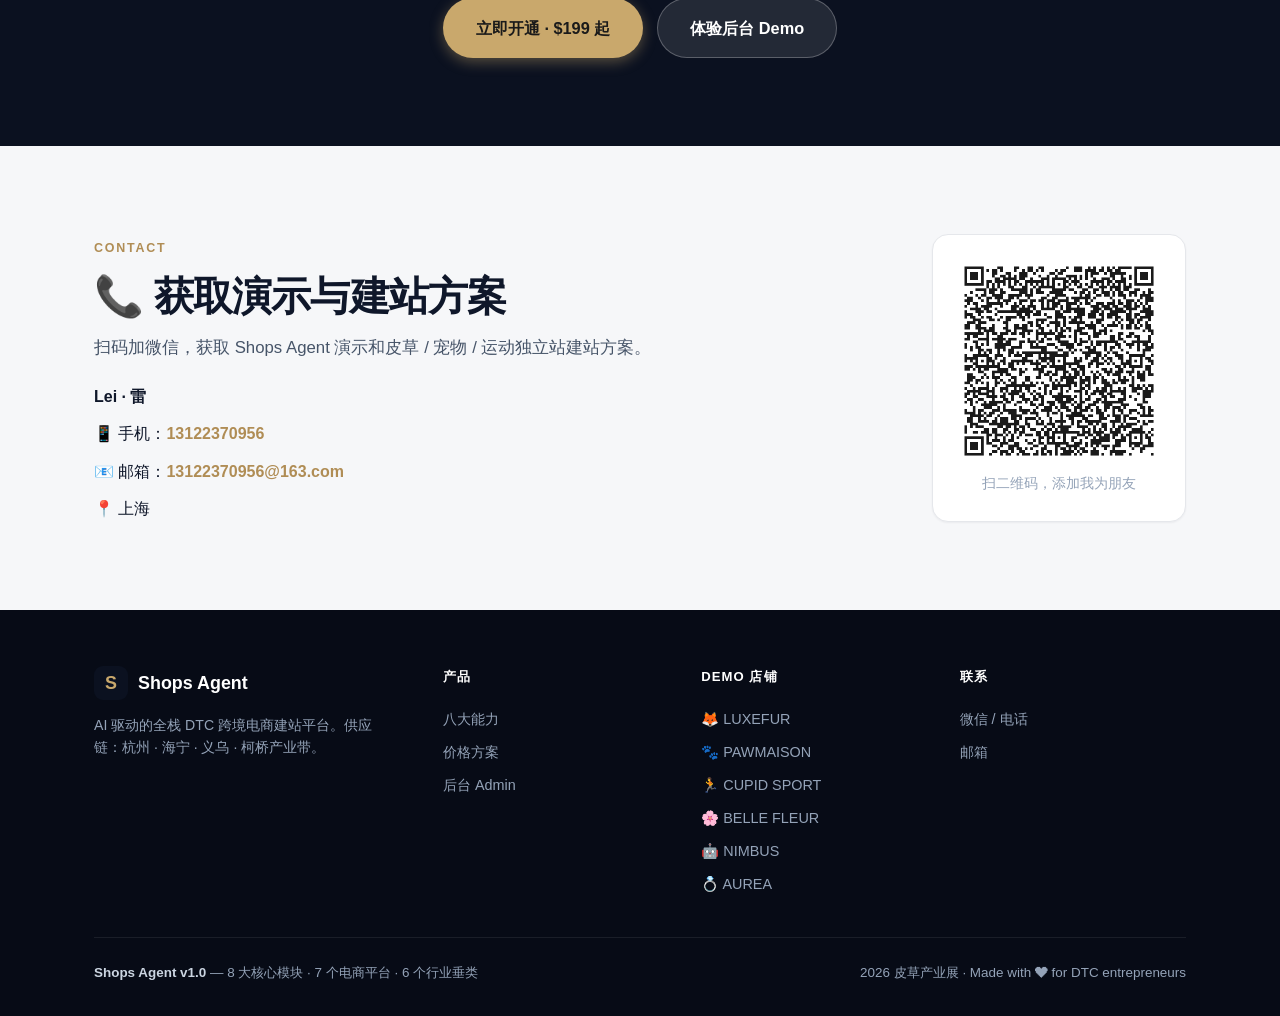
<file: home/index.html>
<!DOCTYPE html>
<html lang="zh-CN">
<head>
  <meta charset="UTF-8">
  <meta name="viewport" content="width=device-width, initial-scale=1.0">
  <title>Shops Agent · 全栈 DTC 跨境电商建站平台｜不懂代码 7 天上线独立站</title>
  <meta name="description" content="Shops Agent 是 AI 驱动的全栈 DTC 跨境电商平台：多平台建站、全球支付、ERP 对接、AI Chatbot、行为埋点、用户分析、AI 内容与修图，一个后台全搞定。标准版 $199/年，专业版 $1,999/年。">
  <link rel="stylesheet" href="/home/assets/css/style.css">
</head>
<body>
  <!-- Announcement -->
  <div class="announce">🚀 2026 皮草产业展专场 · 不懂代码的老板，<b>7 天</b>上线跨境独立站</div>

  <!-- Header -->
  <header class="site-header">
    <div class="container header-inner">
      <a href="#hero" class="logo">
        <span class="logo-icon">S</span>
        <span>Shops Agent</span>
      </a>
      <nav class="nav-links" id="navLinks">
        <a href="#why">核心优势</a>
        <a href="#features">八大能力</a>
        <a href="#demos">Demo 店铺</a>
        <a href="#pricing">价格方案</a>
        <a href="#contact">联系我们</a>
      </nav>
      <div class="nav-actions">
        <a href="/admin" class="btn btn-outline btn-sm">后台 Admin</a>
        <a href="#pricing" class="btn btn-gold btn-sm">立即开通</a>
        <button class="hamburger" id="hamburger" aria-label="菜单"><span></span><span></span><span></span></button>
      </div>
    </div>
  </header>

  <!-- Hero -->
  <section class="hero" id="hero">
    <div class="container hero-grid">
      <div class="hero-copy">
        <span class="hero-eyebrow">✦ AI-POWERED · DTC E-COMMERCE PLATFORM</span>
        <h1 class="hero-title">把你的供应链，<br>变成<span class="hl">全球品牌独立站</span></h1>
        <p class="hero-sub">输入品牌名和品类，Shops Agent 7 天输出一个带 AI Chatbot、行为埋点、用户分析、AI 修图的完整跨境独立站。多平台、全球支付、ERP 自动对接，一个后台全搞定。</p>
        <form class="hero-form" onsubmit="return false;">
          <input type="text" placeholder="输入你的品牌名，如 LUXEFUR" aria-label="品牌名">
          <a href="#pricing" class="btn btn-primary">生成我的独立站 →</a>
        </form>
        <p class="hero-note">无需信用卡咨询 · 标准版 $199/年起 · 90% 人力成本节省</p>
        <div class="hero-stats">
          <div class="hero-stat"><strong>7 天</strong><span>从 0 到上线</span></div>
          <div class="hero-stat"><strong>8 大</strong><span>核心模块</span></div>
          <div class="hero-stat"><strong>7 个</strong><span>电商平台</span></div>
          <div class="hero-stat"><strong>6 个</strong><span>行业垂类</span></div>
        </div>
      </div>
      <div class="hero-visual">
        <div class="browser">
          <div class="browser-bar"><i></i><i></i><i></i><span class="browser-url">🔒 app.shopsagent.com/admin</span></div>
          <div class="browser-body">
            <div class="mini-kpis">
              <div class="mini-kpi"><b>$1.62M</b><span>Revenue</span> <em>↑ 15.7%</em></div>
              <div class="mini-kpi"><b>2,487</b><span>Orders</span> <em>↑ 8.5%</em></div>
              <div class="mini-kpi"><b>84,291</b><span>Visitors</span> <em>↑ 12.3%</em></div>
              <div class="mini-kpi"><b>2.95%</b><span>Conversion</span> <em>↑ 0.4pp</em></div>
            </div>
            <div class="mini-chart">
              <i style="height:42%"></i><i style="height:55%"></i><i style="height:48%"></i><i style="height:66%"></i><i style="height:72%"></i><i style="height:64%"></i><i style="height:80%"></i><i style="height:88%"></i><i style="height:82%"></i><i style="height:96%"></i>
            </div>
          </div>
        </div>
      </div>
    </div>
  </section>

  <!-- Trust strip -->
  <section class="trust">
    <div class="container">
      <p>一次配置，全渠道部署</p>
      <div class="trust-logos">
        <span>🛒 Shopify</span>
        <span>🔌 WooCommerce</span>
        <span>🏢 Magento</span>
        <span>📊 BigCommerce</span>
        <span>📦 Amazon</span>
        <span>🛍 eBay</span>
        <span>⚡ Temu</span>
      </div>
    </div>
  </section>

  <!-- Why / advantages -->
  <section class="section" id="why">
    <div class="container">
      <div class="section-head">
        <span class="eyebrow">Why Shops Agent</span>
        <h2 class="section-title">为什么不再找建站公司？</h2>
        <p class="section-desc">传统跨境建站要找建站公司、ERP 服务商、美工、运营，3 个月才能上线、首年 $15,000+。Shops Agent 一个工具全搞定。</p>
      </div>
      <div class="compare">
        <div class="compare-col compare-old">
          <h3>❌ 传统建站</h3>
          <p class="tagline">老板 → 建站公司 → ERP → 美工 → 运营 → 3 个月</p>
          <div class="compare-row"><span class="mk">·</span><span>建站外包 $2,000–5,000 · 2–4 周</span></div>
          <div class="compare-row"><span class="mk">·</span><span>逐个平台单独搭建</span></div>
          <div class="compare-row"><span class="mk">·</span><span>采购 ERP $1,000–5,000/年 + 对接费</span></div>
          <div class="compare-row"><span class="mk">·</span><span>招英语客服 $500–1,000/月</span></div>
          <div class="compare-row"><span class="mk">·</span><span>没有埋点，靠感觉运营</span></div>
          <div class="compare-row"><span class="mk">·</span><span>摄影棚拍 $500–2,000/批</span></div>
          <div class="compare-row"><span class="mk">·</span><span>首年总成本 <strong>$15,000–40,000+</strong></span></div>
        </div>
        <div class="compare-col compare-new">
          <span class="compare-badge">✦ Shops Agent</span>
          <h3>✅ Shops Agent</h3>
          <p class="tagline">老板 → 输入品牌名 → 7 天上线</p>
          <div class="compare-row"><span class="mk">✓</span><span>AI 一键生成独立站 · 1 天</span></div>
          <div class="compare-row"><span class="mk">✓</span><span>7 大平台统一部署，一次配置全渠道</span></div>
          <div class="compare-row"><span class="mk">✓</span><span>内置 Webhook 引擎，ERP 即插即用</span></div>
          <div class="compare-row"><span class="mk">✓</span><span>AI Chatbot 7×24 · 多语言 · $3–10/月</span></div>
          <div class="compare-row"><span class="mk">✓</span><span>3KB SDK 自动埋点 · RFM · 复购预测</span></div>
          <div class="compare-row"><span class="mk">✓</span><span>AI 修图：去背景/超分/场景替换/视频</span></div>
          <div class="compare-row"><span class="mk">✓</span><span>首年起步 <strong>$199</strong> · 不到 1/80</span></div>
        </div>
      </div>
    </div>
  </section>

  <!-- Features (8 modules) -->
  <section class="section section-alt" id="features">
    <div class="container">
      <div class="section-head">
        <span class="eyebrow">One Platform · 8 Modules</span>
        <h2 class="section-title">一个平台，八大核心能力</h2>
        <p class="section-desc">从建站、支付、ERP，到 AI 客服、数据分析、内容与修图，全链路开箱即用。</p>
      </div>
      <div class="features-grid">
        <div class="feature-card"><div class="feature-ico">📦</div><h3>多平台建站</h3><p>一键对接 Shopify / WooCommerce / Amazon / Temu 等 7 大平台，独立站 + 平台电商全覆盖。</p></div>
        <div class="feature-card"><div class="feature-ico">💳</div><h3>全球支付收款</h3><p>Stripe 收单 → 万里汇提现到国内银行卡，美元→人民币全自动，T+3 到账。</p></div>
        <div class="feature-card"><div class="feature-ico">🏭</div><h3>ERP 对接</h3><p>内置 Webhook 引擎，订单自动同步、库存实时更新，店小秘/马帮/易仓/领星即插即用。</p></div>
        <div class="feature-card"><div class="feature-ico">🤖</div><h3>AI Chatbot</h3><p>多智能体 7×24 在线客服：产品推荐 + 订单查询 + 售后 RMA + 多语言 FAQ。</p></div>
        <div class="feature-card"><div class="feature-ico">📊</div><h3>行为埋点</h3><p>3KB 前端 SDK 自动采集全站行为 → 实时事件管道，不拖慢页面。</p></div>
        <div class="feature-card"><div class="feature-ico">👥</div><h3>用户分析</h3><p>RFM 自动分层、复购预测、流失预警，自然语言圈人选包，一键导出广告。</p></div>
        <div class="feature-card"><div class="feature-ico">✍️</div><h3>AI 内容运营</h3><p>产品描述、SEO 博文、社媒文案、EDM 邮件秒出 8 国语言。</p></div>
        <div class="feature-card"><div class="feature-ico">🎨</div><h3>AI 修图</h3><p>手机拍照 → 去背景、超分到 4K、场景替换、视频生成，比人工省 90%。</p></div>
      </div>
    </div>
  </section>

  <!-- Spotlights -->
  <section class="section">
    <div class="container">
      <div class="spotlight">
        <div class="spot-copy">
          <span class="eyebrow">AI Chatbot</span>
          <h3>7×24 多语言 AI 客服，会推荐、会查单、会售后</h3>
          <p>路由器识别意图后分派给专属 Agent，按行业垂类配置知识库（皮草保养 / 宠物适配 / 运动推荐），成本仅 $0.01–0.05/会话。</p>
          <ul class="spot-list">
            <li>产品推荐 Agent：推荐商品 + 尺码 + 搭配</li>
            <li>订单查询 Agent：物流 / 改址 / 退款</li>
            <li>售后 Agent：退换货流程 + RMA</li>
          </ul>
        </div>
        <div class="spot-media media-dark">
          <div class="chat-bubble">👋 您好，需要皮草保养建议还是看新款？</div>
          <div class="chat-bubble me">我想要一件雪天穿的貂皮大衣</div>
          <div class="chat-bubble">为您推荐 Midnight Mink Coat（Saga 认证 · 3 色 · $2,400），并附赠保养指南 ❄️</div>
        </div>
      </div>

      <div class="spotlight reverse">
        <div class="spot-copy">
          <span class="eyebrow">User Analytics</span>
          <h3>从「靠感觉」到「靠数据」运营</h3>
          <p>3KB SDK 自动采集行为，AI 驱动用户分析：8 个用户群自动划分，复购概率预测，流失预警自动触发 EDM。</p>
          <ul class="spot-list">
            <li>RFM 8 群分层：Champions / Loyal / At-Risk / Lost…</li>
            <li>复购预测：342 users · 30 天 · $18,500 forecast</li>
            <li>NL 圈人：「30 天买过 2 次但 7 天没访问」→ 导出 Meta</li>
          </ul>
        </div>
        <div class="spot-media media-soft">
          <div class="seg-row"><b>Champions</b><span class="bar"><i style="width:12%;background:#16a34a"></i></span><b>12%</b></div>
          <div class="seg-row"><b>Loyal</b><span class="bar"><i style="width:28%;background:#2563eb"></i></span><b>28%</b></div>
          <div class="seg-row"><b>New</b><span class="bar"><i style="width:22%;background:#c9a86c"></i></span><b>22%</b></div>
          <div class="seg-row"><b>At Risk</b><span class="bar"><i style="width:15%;background:#d97706"></i></span><b>15%</b></div>
          <div class="seg-row"><b>Lost</b><span class="bar"><i style="width:8%;background:#dc2626"></i></span><b>8%</b></div>
        </div>
      </div>
    </div>
  </section>

  <!-- Demos -->
  <section class="section section-alt" id="demos">
    <div class="container">
      <div class="section-head">
        <span class="eyebrow">Live Demos</span>
        <h2 class="section-title">六个垂直 Demo，点开就能逛</h2>
        <p class="section-desc">同一套 Shops Agent，六个完全不同的品类。通用框架 100% 复用，垂直配置按行业定制。</p>
      </div>
      <div class="demos-grid">
        <article class="demo-card">
          <img class="demo-cover" src="/luxefur/assets/img/preview.webp" alt="LUXEFUR 店铺预览" loading="lazy" />
          <div class="demo-head">
            <span class="demo-emoji">🦊</span>
            <div><h3>高端皮草</h3><p class="demo-brand">LUXEFUR</p></div>
            <span class="demo-state">● 已上线</span>
          </div>
          <div class="demo-products">
            <div class="product-mini"><strong>Mink Fur Coat</strong><span>Saga Mink</span><em>$2,400</em></div>
            <div class="product-mini"><strong>Silver Fox Fur</strong><span>100% Fox</span><em>$1,680</em></div>
            <div class="product-mini"><strong>Shearling Jacket</strong><span>Sheepskin</span><em>$890</em></div>
            <div class="product-mini"><strong>Faux Fur Coat</strong><span>Premium Faux</span><em>$220</em></div>
          </div>
          <div class="demo-meta">
            <p>🏭 海宁皮革城 → 一件代发</p>
            <p>💰 $1,500-5,500 · 🚚 DHL 3-5 天 · 🌍 US/EU/JP/中东</p>
          </div>
          <a class="btn btn-gold demo-visit" href="/luxefur">访问落地页 →</a>
        </article>

        <article class="demo-card">
          <img class="demo-cover" src="/pawmaison/assets/img/preview.webp" alt="PAWMAISON 店铺预览" loading="lazy" />
          <div class="demo-head">
            <span class="demo-emoji">🐾</span>
            <div><h3>高端宠物用品</h3><p class="demo-brand">PAWMAISON</p></div>
            <span class="demo-state">● 已上线</span>
          </div>
          <div class="demo-products">
            <div class="product-mini"><strong>Velvet Dog Bed</strong><span>Premium Velvet</span><em>$320</em></div>
            <div class="product-mini"><strong>Leather Collar</strong><span>Italian Leather</span><em>$89</em></div>
            <div class="product-mini"><strong>Pet Carrier Bag</strong><span>Full-grain</span><em>$260</em></div>
            <div class="product-mini"><strong>Freeze-Dried Food</strong><span>Salmon+</span><em>$45</em></div>
          </div>
          <div class="demo-meta">
            <p>🏭 义乌宠物产业带 → OEM</p>
            <p>💰 $1,200-3,500 · 🚚 UPS 5-8 天 · 🌍 US/EU/JP</p>
          </div>
          <a class="btn btn-gold demo-visit" href="/pawmaison">访问落地页 →</a>
        </article>

        <article class="demo-card">
          <img class="demo-cover" src="/cupid-sport/assets/img/preview.webp" alt="CUPID SPORT 店铺预览" loading="lazy" />
          <div class="demo-head">
            <span class="demo-emoji">🏃</span>
            <div><h3>男士运动短裤</h3><p class="demo-brand">CUPID SPORT</p></div>
            <span class="demo-state">● 已上线</span>
          </div>
          <div class="demo-products">
            <div class="product-mini"><strong>Pro Training</strong><span>4-Way Stretch</span><em>$48</em></div>
            <div class="product-mini"><strong>Vivid Color</strong><span>3 Colors</span><em>$45</em></div>
            <div class="product-mini"><strong>Runner 2.0</strong><span>Ultra-Light</span><em>$52</em></div>
            <div class="product-mini"><strong>Compression</strong><span>Moisture-Wick</span><em>$38</em></div>
          </div>
          <div class="demo-meta">
            <p>🏭 柯桥面料产业带 → OEM</p>
            <p>💰 $800-2,500 · 🚚 USPS 5-8 天 · 🌍 US/AU/UK/SEA</p>
          </div>
          <a class="btn btn-gold demo-visit" href="/cupid-sport">访问落地页 →</a>
        </article>

        <article class="demo-card">
          <img class="demo-cover" src="/belle-fleur/assets/img/preview.webp" alt="BELLE FLEUR 店铺预览" loading="lazy" />
          <div class="demo-head">
            <span class="demo-emoji">🌸</span>
            <div><h3>浪漫女装</h3><p class="demo-brand">BELLE FLEUR</p></div>
            <span class="demo-state">● 已上线</span>
          </div>
          <div class="demo-products">
            <div class="product-mini"><strong>Rosella Maxi</strong><span>Embroidered</span><em>$268</em></div>
            <div class="product-mini"><strong>Genevieve Mini</strong><span>Tiered Lace</span><em>$185</em></div>
            <div class="product-mini"><strong>Capulet Set</strong><span>Knit 2-Piece</span><em>$210</em></div>
            <div class="product-mini"><strong>Marguerite Gown</strong><span>Silk Chiffon</span><em>$345</em></div>
          </div>
          <div class="demo-meta">
            <p>🏭 杭州女装产业带 → OEM</p>
            <p>💰 $1,000-3,000 · 🚚 DHL 5-8 天 · 🌍 US/EU/AU</p>
          </div>
          <a class="btn btn-gold demo-visit" href="/belle-fleur">访问落地页 →</a>
        </article>

        <article class="demo-card">
          <img class="demo-cover" src="/nimbus/assets/img/preview.webp" alt="NIMBUS 店铺预览" loading="lazy" />
          <div class="demo-head">
            <span class="demo-emoji">🤖</span>
            <div><h3>智能家电</h3><p class="demo-brand">NIMBUS</p></div>
            <span class="demo-state">● 已上线</span>
          </div>
          <div class="demo-products">
            <div class="product-mini"><strong>N15 Max Ultra</strong><span>Robot · Self-Empty</span><em>$699</em></div>
            <div class="product-mini"><strong>S12 Cordless</strong><span>60min Runtime</span><em>$329</em></div>
            <div class="product-mini"><strong>AquaOne</strong><span>Wet/Dry</span><em>$449</em></div>
            <div class="product-mini"><strong>Mini Go</strong><span>Handheld</span><em>$129</em></div>
          </div>
          <div class="demo-meta">
            <p>🏭 苏州小家电产业带 → ODM</p>
            <p>💰 $2,000-6,000 · 🚚 海外仓 2 天达 · 🌍 US/EU/JP</p>
          </div>
          <a class="btn btn-gold demo-visit" href="/nimbus">访问落地页 →</a>
        </article>

        <article class="demo-card">
          <img class="demo-cover" src="/aurea/assets/img/preview.webp" alt="AUREA 店铺预览" loading="lazy" />
          <div class="demo-head">
            <span class="demo-emoji">💍</span>
            <div><h3>纯金饰品</h3><p class="demo-brand">AUREA</p></div>
            <span class="demo-state">● 已上线</span>
          </div>
          <div class="demo-products">
            <div class="product-mini"><strong>Roma Hoops</strong><span>14k Gold</span><em>$320</em></div>
            <div class="product-mini"><strong>Cross Pendant</strong><span>14k Diamond-Cut</span><em>$290</em></div>
            <div class="product-mini"><strong>Curb Chain</strong><span>18k · 3mm</span><em>$540</em></div>
            <div class="product-mini"><strong>Signet Ring</strong><span>14k Engravable</span><em>$410</em></div>
          </div>
          <div class="demo-meta">
            <p>🏭 深圳水贝珠宝产业带 → 一件代发</p>
            <p>💰 $3,000-8,000 · 🚚 顺丰保价 3-5 天 · 🌍 US/EU/中东</p>
          </div>
          <a class="btn btn-gold demo-visit" href="/aurea">访问落地页 →</a>
        </article>
      </div>
    </div>
  </section>

  <!-- Pricing -->
  <section class="section" id="pricing">
    <div class="container">
      <div class="section-head">
        <span class="eyebrow">Pricing</span>
        <h2 class="section-title">简单透明的价格</h2>
        <p class="section-desc">一个价格，包含全栈能力。第三方平台月费、支付手续费、广告费、域名费均属第三方费用，不由我方收取。</p>
      </div>
      <div class="pricing-grid">
        <!-- Standard -->
        <div class="price-card">
          <div class="price-name">标准版 Standard</div>
          <p class="price-for">单店上线 · 适合首次出海的老板</p>
          <div class="price-amount"><span class="cur">$</span><span class="num">199</span><span class="per">/ 年</span></div>
          <p class="price-sub">7 天上线一个完整跨境独立站，全栈能力开箱即用。</p>
          <ul class="price-feats">
            <li><span class="hd">1 个独立站 · 1 个行业垂类</span></li>
            <li>多平台建站（Shopify 等 7 平台）</li>
            <li>全球支付通道（Stripe / PayPal / 万里汇）</li>
            <li>ERP Webhook 自动对接</li>
            <li>AI Chatbot 多智能体客服</li>
            <li>行为埋点 + RFM 用户分析</li>
            <li>AI 内容 + AI 修图（标准额度）</li>
            <li>邮件与社区支持</li>
          </ul>
          <a href="#contact" class="btn btn-primary btn-lg">立即开通</a>
        </div>

        <!-- Professional -->
        <div class="price-card featured">
          <span class="price-tag-popular">★ 最受欢迎</span>
          <div class="price-name">专业版 Professional</div>
          <p class="price-for">多店多垂类 · 适合规模化品牌团队</p>
          <div class="price-amount"><span class="cur">$</span><span class="num">1,999</span><span class="per">/ 年</span></div>
          <p class="price-sub">标准版全部能力，叠加多店铺、更高 AI 额度与专属服务。</p>
          <ul class="price-feats">
            <li><span class="hd">含标准版全部能力，另加：</span></li>
            <li>多独立站 · 多行业垂类（皮草/宠物/运动…）</li>
            <li>更高 AI 额度 + 优先算力</li>
            <li>AI 修图进阶：场景替换 + 视频生成</li>
            <li>高级分析：复购预测 + 流失预警 + 自动 EDM</li>
            <li>定制落地页设计与品牌 tone</li>
            <li>专属客户成功经理</li>
            <li>7×24 优先支持</li>
          </ul>
          <a href="#contact" class="btn btn-gold btn-lg">联系销售</a>
        </div>
      </div>
      <p class="pricing-note">💡 不含：Shopify/Amazon 等平台自身月费、支付通道手续费、广告费、域名费（均属第三方费用，不由我方收取）。</p>
    </div>
  </section>

  <!-- CTA band -->
  <section class="section section-dark">
    <div class="container cta-band">
      <h2>7 天，上线你的跨境独立站</h2>
      <p>不懂代码也能做跨境。输入品牌名和品类，剩下的交给 Shops Agent。</p>
      <div class="cta-actions">
        <a href="#pricing" class="btn btn-gold btn-lg">立即开通 · $199 起</a>
        <a href="/admin" class="btn btn-ghost-light btn-lg">体验后台 Demo</a>
      </div>
    </div>
  </section>

  <!-- Contact -->
  <section class="section section-alt" id="contact">
    <div class="container">
      <div class="contact-grid">
        <div class="contact-info">
          <span class="eyebrow">Contact</span>
          <h2 class="section-title">📞 获取演示与建站方案</h2>
          <p class="section-desc">扫码加微信，获取 Shops Agent 演示和皮草 / 宠物 / 运动独立站建站方案。</p>
          <ul class="contact-list">
            <li><strong>Lei · 雷</strong></li>
            <li>📱 手机：<a href="tel:13122370956">13122370956</a></li>
            <li>📧 邮箱：<a href="mailto:13122370956@163.com">13122370956@163.com</a></li>
            <li>📍 上海</li>
          </ul>
        </div>
        <div class="contact-qr">
          <img src="/home/assets/images/qr-code.png" alt="微信二维码" width="200" height="200">
          <p>扫二维码，添加我为朋友</p>
        </div>
      </div>
    </div>
  </section>

  <!-- Footer -->
  <footer class="site-footer">
    <div class="container">
      <div class="footer-top">
        <div class="footer-brand">
          <div class="logo"><span class="logo-icon">S</span><span>Shops Agent</span></div>
          <p>AI 驱动的全栈 DTC 跨境电商建站平台。供应链：杭州 · 海宁 · 义乌 · 柯桥产业带。</p>
        </div>
        <div class="footer-col">
          <h4>产品</h4>
          <a href="#features">八大能力</a>
          <a href="#pricing">价格方案</a>
          <a href="/admin">后台 Admin</a>
        </div>
        <div class="footer-col">
          <h4>Demo 店铺</h4>
          <a href="/luxefur">🦊 LUXEFUR</a>
          <a href="/pawmaison">🐾 PAWMAISON</a>
          <a href="/cupid-sport">🏃 CUPID SPORT</a>
          <a href="/belle-fleur">🌸 BELLE FLEUR</a>
          <a href="/nimbus">🤖 NIMBUS</a>
          <a href="/aurea">💍 AUREA</a>
        </div>
        <div class="footer-col">
          <h4>联系</h4>
          <a href="#contact">微信 / 电话</a>
          <a href="mailto:13122370956@163.com">邮箱</a>
        </div>
      </div>
      <div class="footer-bottom">
        <span><b>Shops Agent v1.0</b> — 8 大核心模块 · 7 个电商平台 · 6 个行业垂类</span>
        <span>2026 皮草产业展 · Made with ❤ for DTC entrepreneurs</span>
      </div>
    </div>
  </footer>

  <script src="/home/assets/js/main.js"></script>
</body>
</html>
</file>
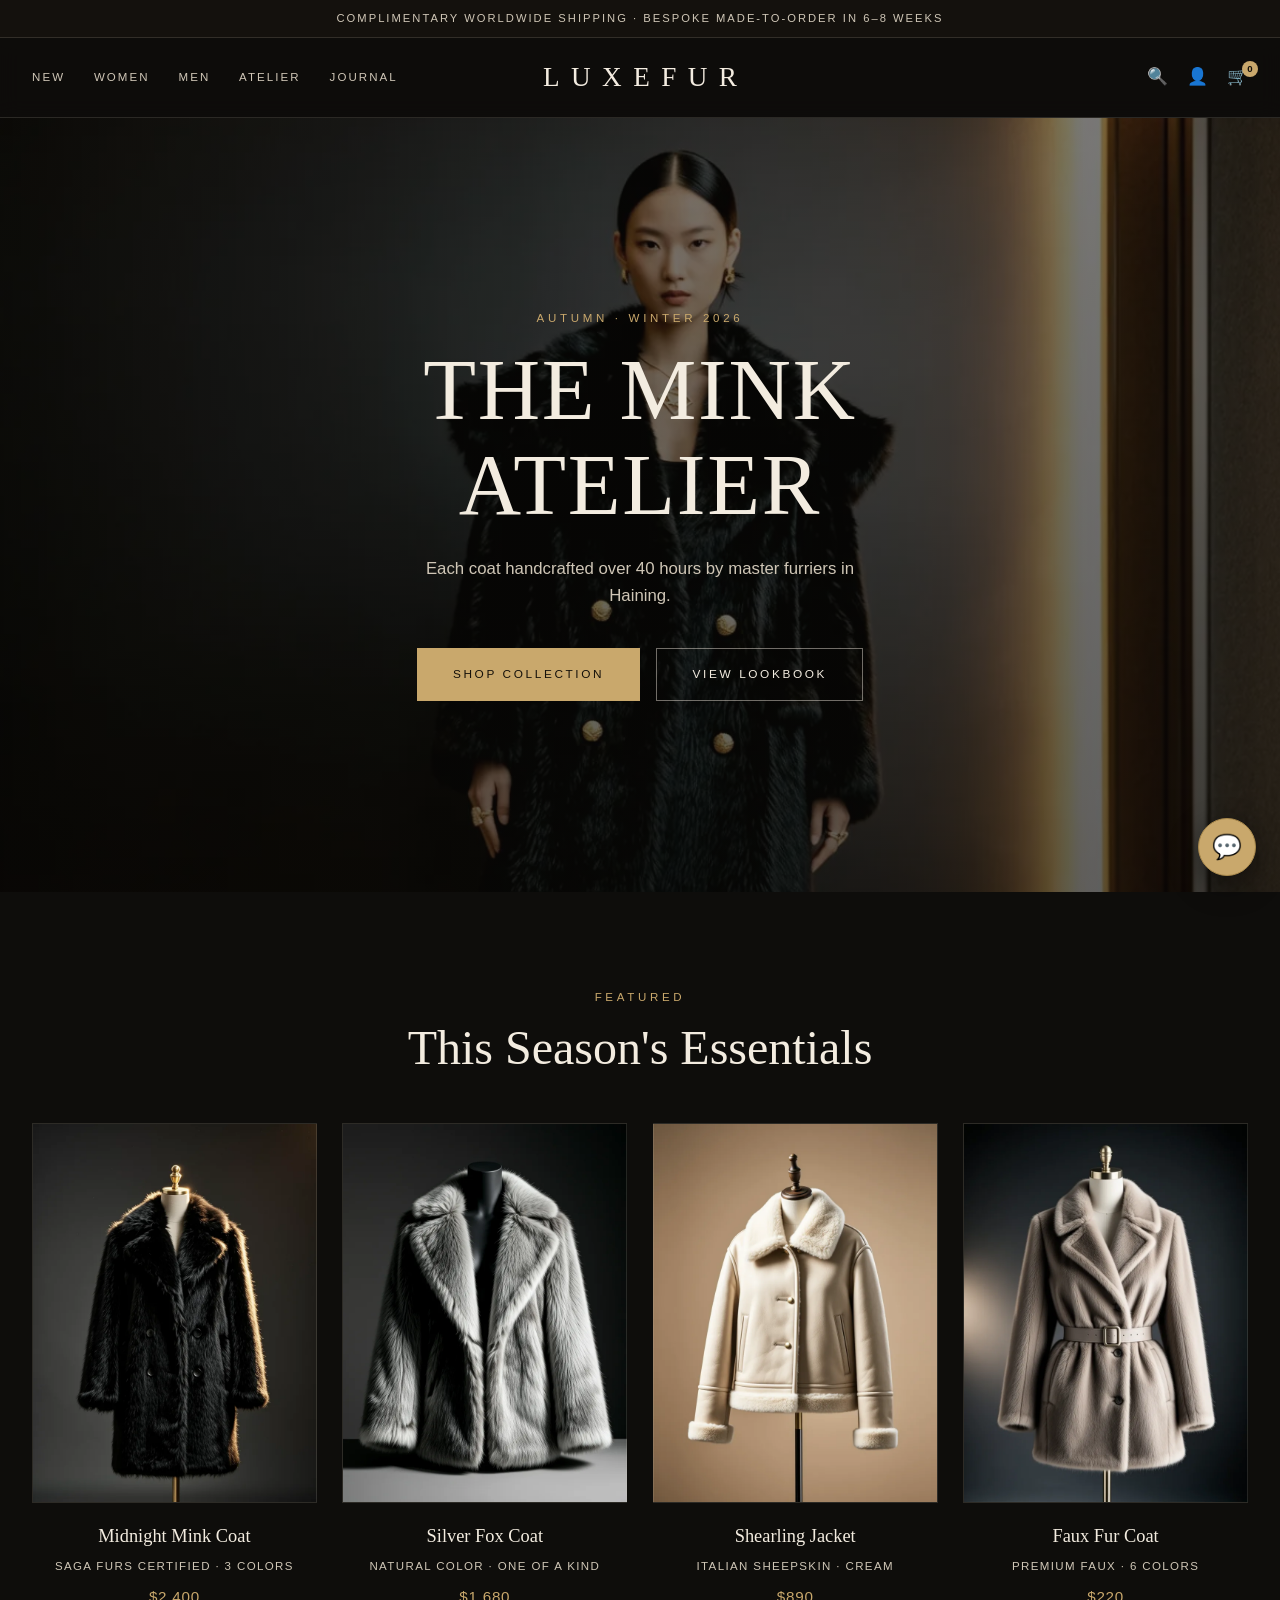
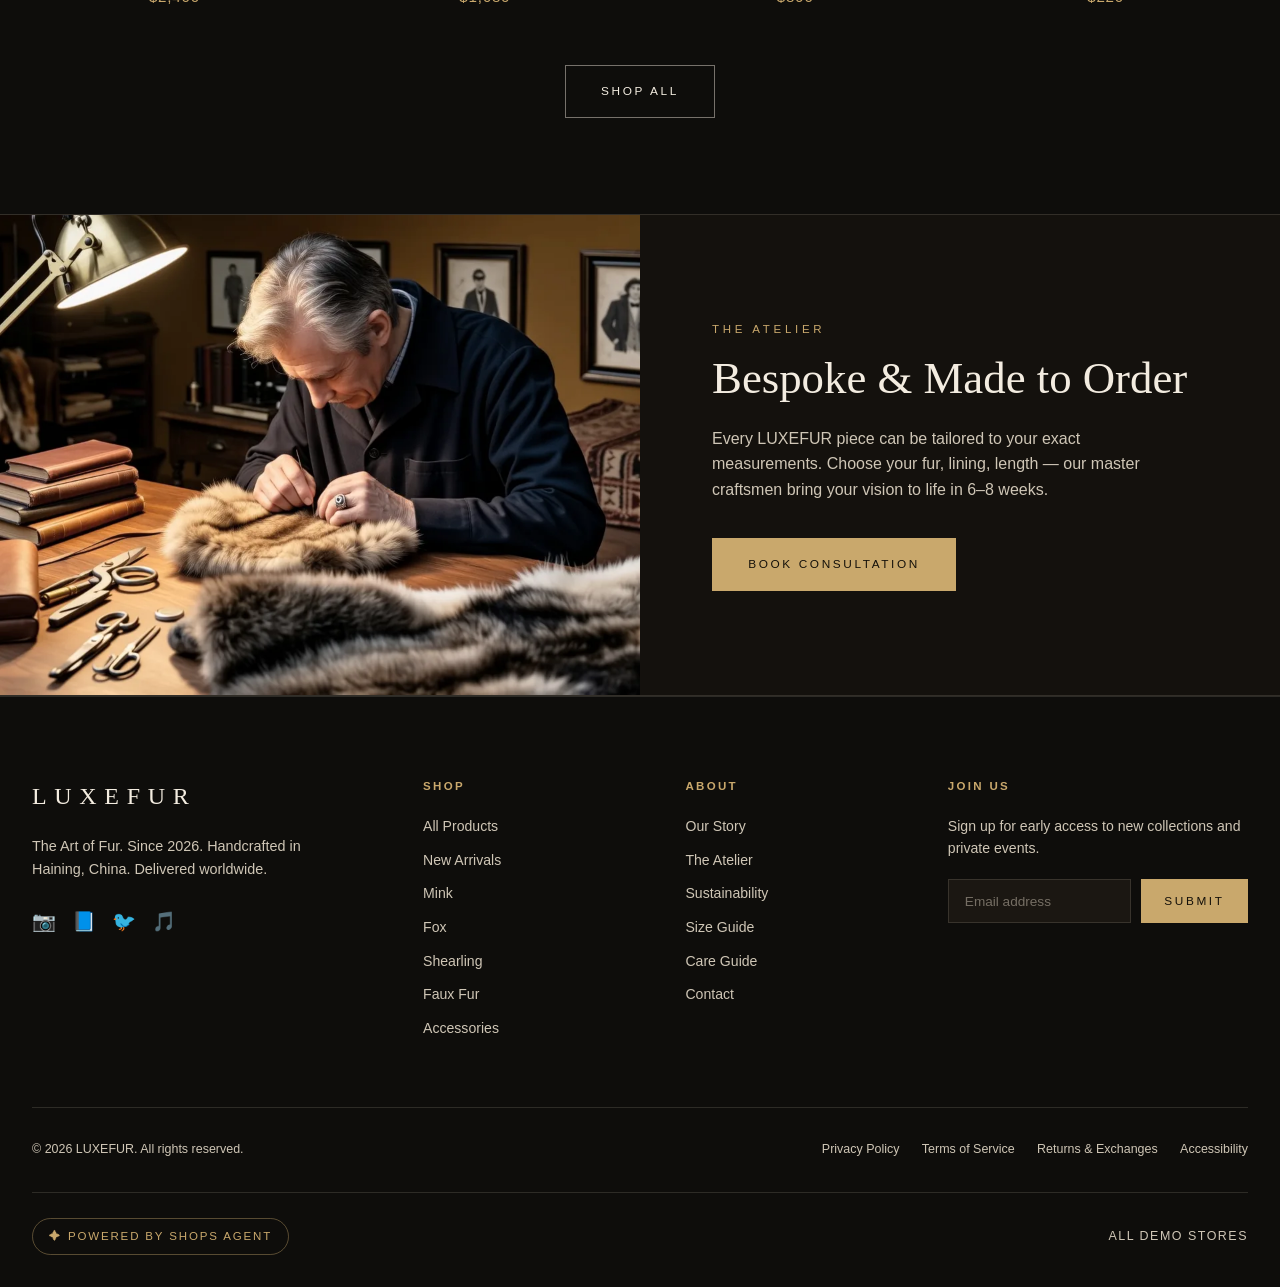
<file: luxefur/index.html>
<!DOCTYPE html>
<html lang="zh-CN">
<head>
  <meta charset="UTF-8" />
  <meta name="viewport" content="width=device-width, initial-scale=1.0" />
  <title>LUXEFUR — The Art of Fur</title>
  <meta name="description" content="LUXEFUR — high-end fur, handcrafted in Haining. Mink, fox, shearling and premium faux fur coats, made to order." />
  <link rel="stylesheet" href="/luxefur/assets/css/style.css?v=2" />
</head>
<body>
  <!-- ===== Announcement bar ===== -->
  <div class="announce">
    Complimentary worldwide shipping · Bespoke made-to-order in 6–8 weeks
  </div>

  <!-- ===== Header ===== -->
  <header class="site-header" id="siteHeader">
    <div class="header-inner">
      <button class="hamburger" id="hamburger" aria-label="Open menu" aria-expanded="false" aria-controls="primaryNav">
        <span></span><span></span><span></span>
      </button>

      <nav class="nav-left" id="primaryNav" aria-label="Primary">
        <a href="#">NEW</a>
        <a href="#">WOMEN</a>
        <a href="#">MEN</a>
        <a href="#">ATELIER</a>
        <a href="#">JOURNAL</a>
      </nav>

      <a href="#" class="wordmark" aria-label="LUXEFUR home">LUXEFUR</a>

      <div class="nav-right">
        <button class="icon-btn" aria-label="Search">🔍</button>
        <button class="icon-btn" aria-label="Account">👤</button>
        <button class="icon-btn cart-btn" aria-label="Cart">
          🛒<span class="cart-badge" id="cartBadge">0</span>
        </button>
      </div>
    </div>
  </header>

  <main>
    <!-- ===== 1. Hero ===== -->
    <section class="hero">
      <div class="hero-art" aria-hidden="true">
        <span class="hero-art-label">THE MINK ATELIER 🧥</span>
      </div>
      <div class="hero-overlay">
        <p class="eyebrow">AUTUMN · WINTER 2026</p>
        <h1 class="hero-title">THE MINK ATELIER</h1>
        <p class="hero-sub">Each coat handcrafted over 40 hours by master furriers in Haining.</p>
        <div class="hero-actions">
          <a href="#" class="btn btn-gold">SHOP COLLECTION</a>
          <a href="#" class="btn btn-outline">VIEW LOOKBOOK</a>
        </div>
      </div>
    </section>

    <!-- ===== 2. Featured products ===== -->
    <section class="featured">
      <header class="section-head">
        <p class="eyebrow">FEATURED</p>
        <h2 class="section-title">This Season's Essentials</h2>
      </header>

      <div class="product-grid">
        <article class="product-card">
          <div class="product-art art-1" aria-hidden="true">
            <span class="product-emoji">🧥</span>
            <span class="product-art-name">Midnight Mink Coat</span>
          </div>
          <div class="product-meta">
            <h3 class="product-name">Midnight Mink Coat</h3>
            <p class="product-desc">Saga Furs Certified · 3 Colors</p>
            <p class="product-price">$2,400</p>
          </div>
        </article>

        <article class="product-card">
          <div class="product-art art-2" aria-hidden="true">
            <span class="product-emoji">🦊</span>
            <span class="product-art-name">Silver Fox Coat</span>
          </div>
          <div class="product-meta">
            <h3 class="product-name">Silver Fox Coat</h3>
            <p class="product-desc">Natural Color · One of a Kind</p>
            <p class="product-price">$1,680</p>
          </div>
        </article>

        <article class="product-card">
          <div class="product-art art-3" aria-hidden="true">
            <span class="product-emoji">🧣</span>
            <span class="product-art-name">Shearling Jacket</span>
          </div>
          <div class="product-meta">
            <h3 class="product-name">Shearling Jacket</h3>
            <p class="product-desc">Italian Sheepskin · Cream</p>
            <p class="product-price">$890</p>
          </div>
        </article>

        <article class="product-card">
          <div class="product-art art-4" aria-hidden="true">
            <span class="product-emoji">🧶</span>
            <span class="product-art-name">Faux Fur Coat</span>
          </div>
          <div class="product-meta">
            <h3 class="product-name">Faux Fur Coat</h3>
            <p class="product-desc">Premium Faux · 6 Colors</p>
            <p class="product-price">$220</p>
          </div>
        </article>
      </div>

      <div class="featured-cta">
        <a href="#" class="btn btn-outline">SHOP ALL</a>
      </div>
    </section>

    <!-- ===== 3. Atelier feature band ===== -->
    <section class="atelier">
      <div class="atelier-art" aria-hidden="true">
        <span class="atelier-art-label">THE ATELIER ✂️</span>
      </div>
      <div class="atelier-copy">
        <p class="eyebrow">THE ATELIER</p>
        <h2 class="atelier-title">Bespoke &amp; Made to Order</h2>
        <p class="atelier-body">Every LUXEFUR piece can be tailored to your exact measurements. Choose your fur, lining, length — our master craftsmen bring your vision to life in 6–8 weeks.</p>
        <a href="#" class="btn btn-gold">BOOK CONSULTATION</a>
      </div>
    </section>
  </main>

  <!-- ===== 4. Footer ===== -->
  <footer class="site-footer">
    <div class="footer-top">
      <div class="footer-brand">
        <div class="footer-wordmark">LUXEFUR</div>
        <p class="footer-blurb">The Art of Fur. Since 2026. Handcrafted in Haining, China. Delivered worldwide.</p>
        <div class="social-row" aria-label="Social media">
          <a href="#" aria-label="Instagram">📷</a>
          <a href="#" aria-label="Facebook">📘</a>
          <a href="#" aria-label="Twitter">🐦</a>
          <a href="#" aria-label="TikTok">🎵</a>
        </div>
      </div>

      <nav class="footer-col" aria-label="Shop">
        <h4>SHOP</h4>
        <a href="#">All Products</a>
        <a href="#">New Arrivals</a>
        <a href="#">Mink</a>
        <a href="#">Fox</a>
        <a href="#">Shearling</a>
        <a href="#">Faux Fur</a>
        <a href="#">Accessories</a>
      </nav>

      <nav class="footer-col" aria-label="About">
        <h4>ABOUT</h4>
        <a href="#">Our Story</a>
        <a href="#">The Atelier</a>
        <a href="#">Sustainability</a>
        <a href="#">Size Guide</a>
        <a href="#">Care Guide</a>
        <a href="#">Contact</a>
      </nav>

      <div class="footer-col footer-join">
        <h4>JOIN US</h4>
        <p>Sign up for early access to new collections and private events.</p>
        <form class="join-form" onsubmit="return false;">
          <input type="email" placeholder="Email address" aria-label="Email address" />
          <button type="submit" class="btn btn-gold btn-sm">SUBMIT</button>
        </form>
      </div>
    </div>

    <div class="footer-bottom">
      <p class="copyright">© 2026 LUXEFUR. All rights reserved.</p>
      <nav class="legal-links" aria-label="Legal">
        <a href="#">Privacy Policy</a>
        <a href="#">Terms of Service</a>
        <a href="#">Returns &amp; Exchanges</a>
        <a href="#">Accessibility</a>
      </nav>
    </div>

    <div class="footer-meta">
      <a class="powered-badge" href="/home">✦ Powered by Shops Agent</a>
      <a class="demo-link" href="/home#demos">All Demo Stores</a>
    </div>
  </footer>

  <!-- ===== Chatbot widget ===== -->
  <div class="chatbot" id="chatbot">
    <div class="chat-panel" id="chatPanel" role="dialog" aria-label="LUXEFUR Concierge" hidden>
      <div class="chat-header">
        <div>
          <div class="chat-name">LUXEFUR Concierge</div>
          <div class="chat-powered">皮草保养知识库 · Powered by Shops Agent</div>
        </div>
        <button class="chat-close" id="chatClose" aria-label="Close chat">✕</button>
      </div>
      <div class="chat-body">
        <div class="bubble bot">Welcome to LUXEFUR. Need help with sizing, fur care, or a bespoke order?</div>
        <div class="bubble bot">Tip: store your mink in a breathable garment bag, away from direct heat.</div>
        <div class="bubble user">Do you ship internationally?</div>
      </div>
      <div class="chat-input">
        <input type="text" placeholder="Type a message…" aria-label="Type a message" />
        <button class="chat-send" aria-label="Send">➤</button>
      </div>
    </div>
    <button class="chat-toggle" id="chatToggle" aria-label="Open chat" aria-expanded="false">💬</button>
  </div>

  <script src="/luxefur/assets/js/main.js"></script>
  <script src="/shared/chat.js"></script>
</body>
</html>
</file>
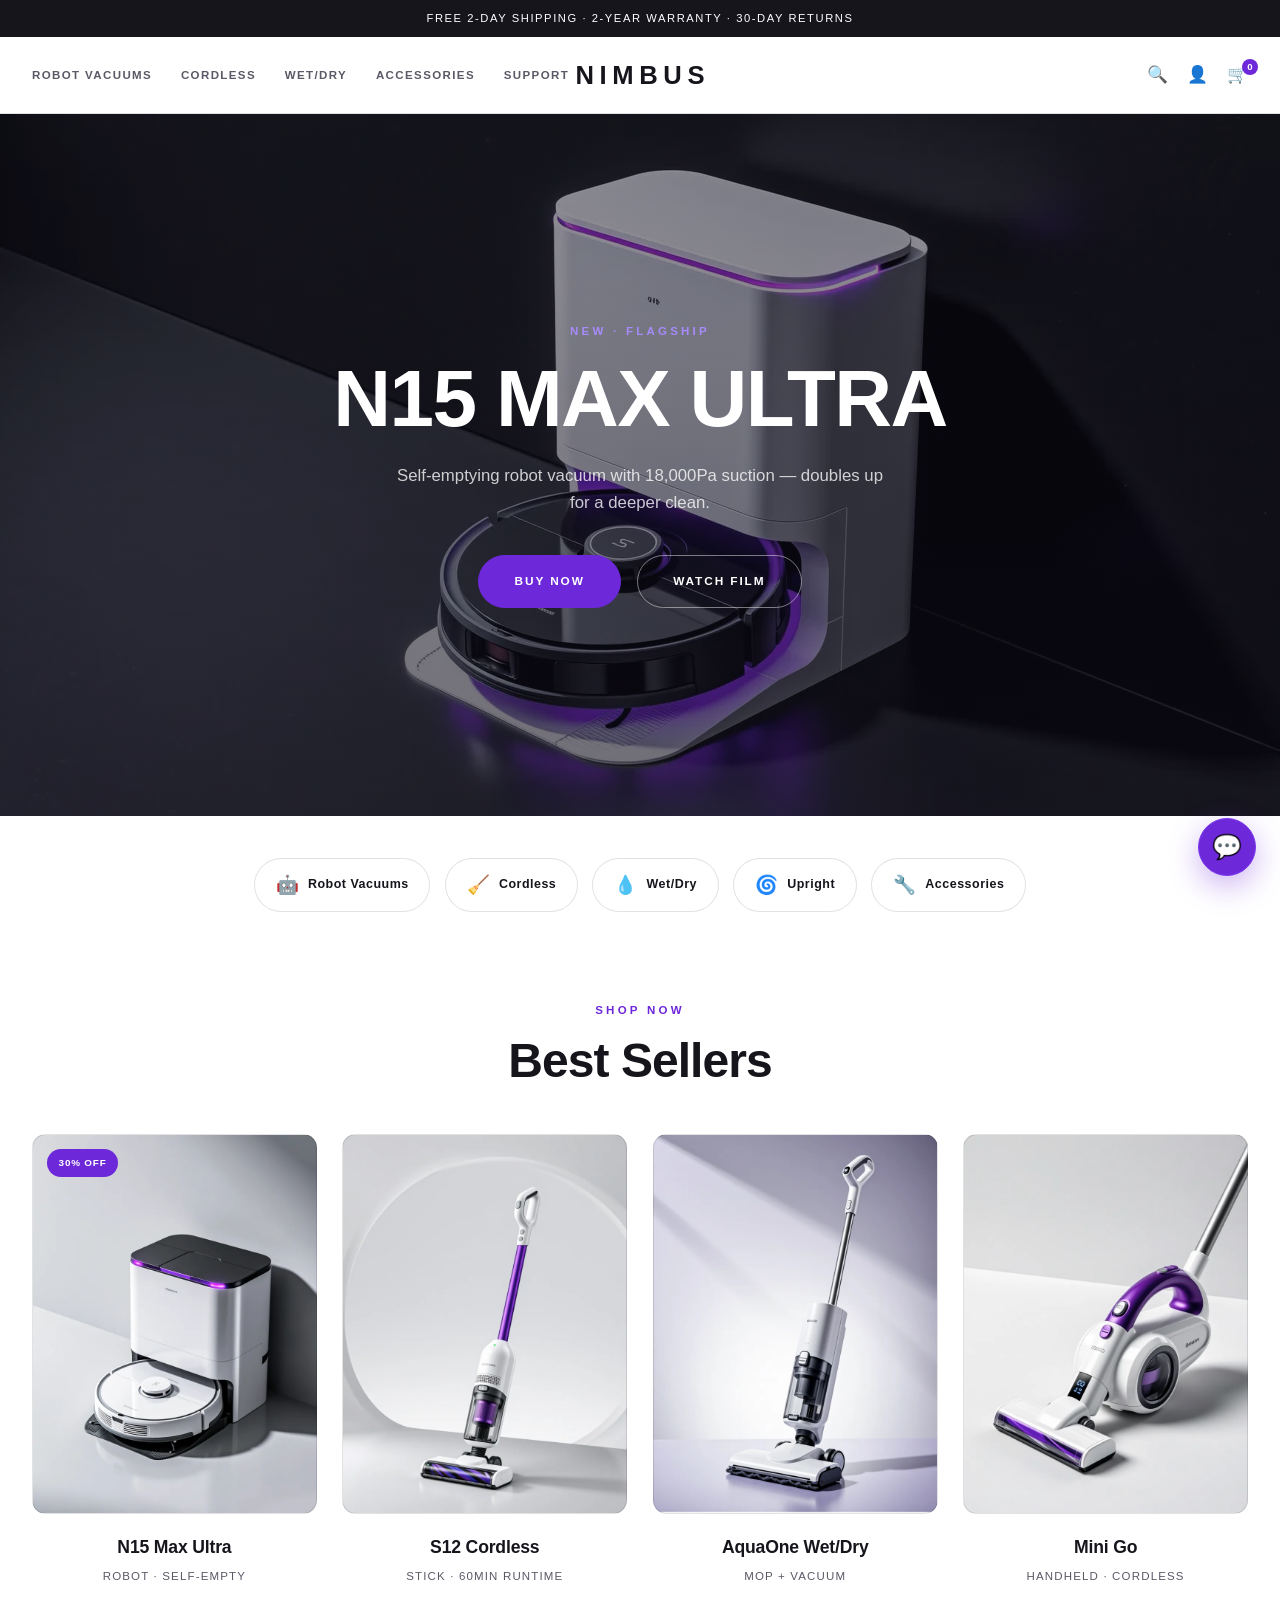
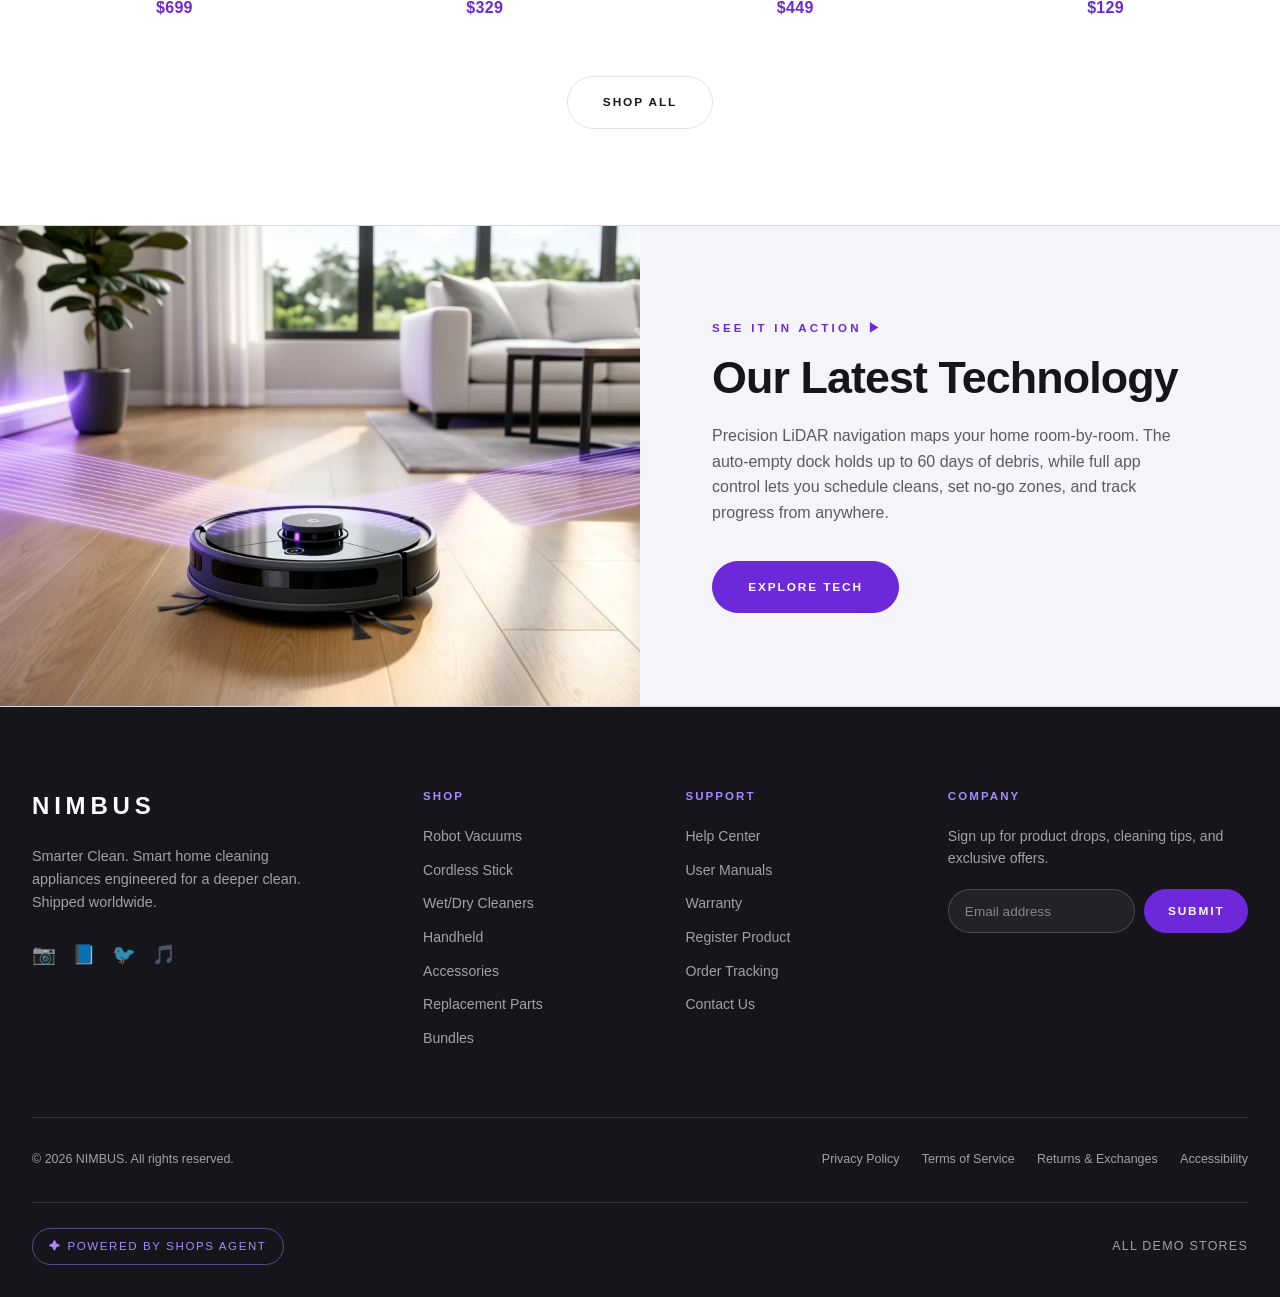
<file: nimbus/index.html>
<!DOCTYPE html>
<html lang="zh-CN">
<head>
  <meta charset="UTF-8" />
  <meta name="viewport" content="width=device-width, initial-scale=1.0" />
  <title>NIMBUS — Smarter Clean</title>
  <meta name="description" content="NIMBUS — smart home cleaning appliances. Self-emptying robot vacuums, cordless stick vacuums, and wet/dry cleaners engineered for a deeper clean." />
  <link rel="stylesheet" href="/nimbus/assets/css/style.css" />
</head>
<body>
  <!-- ===== Announcement bar ===== -->
  <div class="announce">
    Free 2-day shipping · 2-year warranty · 30-day returns
  </div>

  <!-- ===== Header ===== -->
  <header class="site-header" id="siteHeader">
    <div class="header-inner">
      <button class="hamburger" id="hamburger" aria-label="Open menu" aria-expanded="false" aria-controls="primaryNav">
        <span></span><span></span><span></span>
      </button>

      <nav class="nav-left" id="primaryNav" aria-label="Primary">
        <a href="#">ROBOT VACUUMS</a>
        <a href="#">CORDLESS</a>
        <a href="#">WET/DRY</a>
        <a href="#">ACCESSORIES</a>
        <a href="#">SUPPORT</a>
      </nav>

      <a href="#" class="wordmark" aria-label="NIMBUS home">NIMBUS</a>

      <div class="nav-right">
        <button class="icon-btn" aria-label="Search">🔍</button>
        <button class="icon-btn" aria-label="Account">👤</button>
        <button class="icon-btn cart-btn" aria-label="Cart">
          🛒<span class="cart-badge" id="cartBadge">0</span>
        </button>
      </div>
    </div>
  </header>

  <main>
    <!-- ===== 1. Hero (dark banner) ===== -->
    <section class="hero">
      <div class="hero-art" aria-hidden="true">
        <span class="hero-art-label">N15 MAX 🤖</span>
      </div>
      <div class="hero-overlay">
        <p class="eyebrow">NEW · FLAGSHIP</p>
        <h1 class="hero-title">N15 MAX ULTRA</h1>
        <p class="hero-sub">Self-emptying robot vacuum with 18,000Pa suction — doubles up for a deeper clean.</p>
        <div class="hero-actions">
          <a href="#" class="btn btn-violet">BUY NOW</a>
          <a href="#" class="btn btn-outline">WATCH FILM</a>
        </div>
      </div>
    </section>

    <!-- ===== 2. Category icon row ===== -->
    <section class="cat-row" aria-label="Shop by category">
      <a href="#" class="cat-chip"><span class="cat-emoji">🤖</span>Robot Vacuums</a>
      <a href="#" class="cat-chip"><span class="cat-emoji">🧹</span>Cordless</a>
      <a href="#" class="cat-chip"><span class="cat-emoji">💧</span>Wet/Dry</a>
      <a href="#" class="cat-chip"><span class="cat-emoji">🌀</span>Upright</a>
      <a href="#" class="cat-chip"><span class="cat-emoji">🔧</span>Accessories</a>
    </section>

    <!-- ===== 3. Best Sellers ===== -->
    <section class="featured">
      <header class="section-head">
        <p class="eyebrow">SHOP NOW</p>
        <h2 class="section-title">Best Sellers</h2>
      </header>

      <div class="product-grid">
        <article class="product-card">
          <div class="product-art art-1" aria-hidden="true">
            <span class="discount-badge">30% OFF</span>
            <span class="product-emoji">🤖</span>
            <span class="product-art-name">N15 Max Ultra</span>
          </div>
          <div class="product-meta">
            <h3 class="product-name">N15 Max Ultra</h3>
            <p class="product-desc">Robot · Self-Empty</p>
            <p class="product-price">$699</p>
          </div>
        </article>

        <article class="product-card">
          <div class="product-art art-2" aria-hidden="true">
            <span class="product-emoji">🧹</span>
            <span class="product-art-name">S12 Cordless</span>
          </div>
          <div class="product-meta">
            <h3 class="product-name">S12 Cordless</h3>
            <p class="product-desc">Stick · 60min Runtime</p>
            <p class="product-price">$329</p>
          </div>
        </article>

        <article class="product-card">
          <div class="product-art art-3" aria-hidden="true">
            <span class="product-emoji">💧</span>
            <span class="product-art-name">AquaOne Wet/Dry</span>
          </div>
          <div class="product-meta">
            <h3 class="product-name">AquaOne Wet/Dry</h3>
            <p class="product-desc">Mop + Vacuum</p>
            <p class="product-price">$449</p>
          </div>
        </article>

        <article class="product-card">
          <div class="product-art art-4" aria-hidden="true">
            <span class="product-emoji">🌀</span>
            <span class="product-art-name">Mini Go</span>
          </div>
          <div class="product-meta">
            <h3 class="product-name">Mini Go</h3>
            <p class="product-desc">Handheld · Cordless</p>
            <p class="product-price">$129</p>
          </div>
        </article>
      </div>

      <div class="featured-cta">
        <a href="#" class="btn btn-outline">SHOP ALL</a>
      </div>
    </section>

    <!-- ===== 4. Feature band ===== -->
    <section class="atelier">
      <div class="atelier-art" aria-hidden="true">
        <span class="atelier-art-label">IN ACTION ▶</span>
      </div>
      <div class="atelier-copy">
        <p class="eyebrow">SEE IT IN ACTION ▶</p>
        <h2 class="atelier-title">Our Latest Technology</h2>
        <p class="atelier-body">Precision LiDAR navigation maps your home room-by-room. The auto-empty dock holds up to 60 days of debris, while full app control lets you schedule cleans, set no-go zones, and track progress from anywhere.</p>
        <a href="#" class="btn btn-violet">EXPLORE TECH</a>
      </div>
    </section>
  </main>

  <!-- ===== 5. Footer ===== -->
  <footer class="site-footer">
    <div class="footer-top">
      <div class="footer-brand">
        <div class="footer-wordmark">NIMBUS</div>
        <p class="footer-blurb">Smarter Clean. Smart home cleaning appliances engineered for a deeper clean. Shipped worldwide.</p>
        <div class="social-row" aria-label="Social media">
          <a href="#" aria-label="Instagram">📷</a>
          <a href="#" aria-label="Facebook">📘</a>
          <a href="#" aria-label="Twitter">🐦</a>
          <a href="#" aria-label="TikTok">🎵</a>
        </div>
      </div>

      <nav class="footer-col" aria-label="Shop">
        <h4>SHOP</h4>
        <a href="#">Robot Vacuums</a>
        <a href="#">Cordless Stick</a>
        <a href="#">Wet/Dry Cleaners</a>
        <a href="#">Handheld</a>
        <a href="#">Accessories</a>
        <a href="#">Replacement Parts</a>
        <a href="#">Bundles</a>
      </nav>

      <nav class="footer-col" aria-label="Support">
        <h4>SUPPORT</h4>
        <a href="#">Help Center</a>
        <a href="#">User Manuals</a>
        <a href="#">Warranty</a>
        <a href="#">Register Product</a>
        <a href="#">Order Tracking</a>
        <a href="#">Contact Us</a>
      </nav>

      <div class="footer-col footer-join">
        <h4>COMPANY</h4>
        <p>Sign up for product drops, cleaning tips, and exclusive offers.</p>
        <form class="join-form" onsubmit="return false;">
          <input type="email" placeholder="Email address" aria-label="Email address" />
          <button type="submit" class="btn btn-violet btn-sm">SUBMIT</button>
        </form>
      </div>
    </div>

    <div class="footer-bottom">
      <p class="copyright">© 2026 NIMBUS. All rights reserved.</p>
      <nav class="legal-links" aria-label="Legal">
        <a href="#">Privacy Policy</a>
        <a href="#">Terms of Service</a>
        <a href="#">Returns &amp; Exchanges</a>
        <a href="#">Accessibility</a>
      </nav>
    </div>

    <div class="footer-meta">
      <a class="powered-badge" href="/home">✦ Powered by Shops Agent</a>
      <a class="demo-link" href="/home#demos">All Demo Stores</a>
    </div>
  </footer>

  <!-- ===== Chatbot widget ===== -->
  <div class="chatbot" id="chatbot">
    <div class="chat-panel" id="chatPanel" role="dialog" aria-label="NIMBUS Support" hidden>
      <div class="chat-header">
        <div>
          <div class="chat-name">NIMBUS Support</div>
          <div class="chat-powered">选购 & 售后助手 · Powered by Shops Agent</div>
        </div>
        <button class="chat-close" id="chatClose" aria-label="Close chat">✕</button>
      </div>
      <div class="chat-body">
        <div class="bubble bot">Hi! Looking for the right vacuum? I can help you compare models, suction specs, and accessories.</div>
        <div class="bubble bot">For homes with pets, the N15 Max Ultra (18,000Pa + tangle-free brush) is our top pick.</div>
        <div class="bubble user">How often do I replace the filter?</div>
      </div>
      <div class="chat-input">
        <input type="text" placeholder="Type a message…" aria-label="Type a message" />
        <button class="chat-send" aria-label="Send">➤</button>
      </div>
    </div>
    <button class="chat-toggle" id="chatToggle" aria-label="Open chat" aria-expanded="false">💬</button>
  </div>

  <script src="/nimbus/assets/js/main.js"></script>
  <script src="/shared/chat.js"></script>
</body>
</html>
</file>
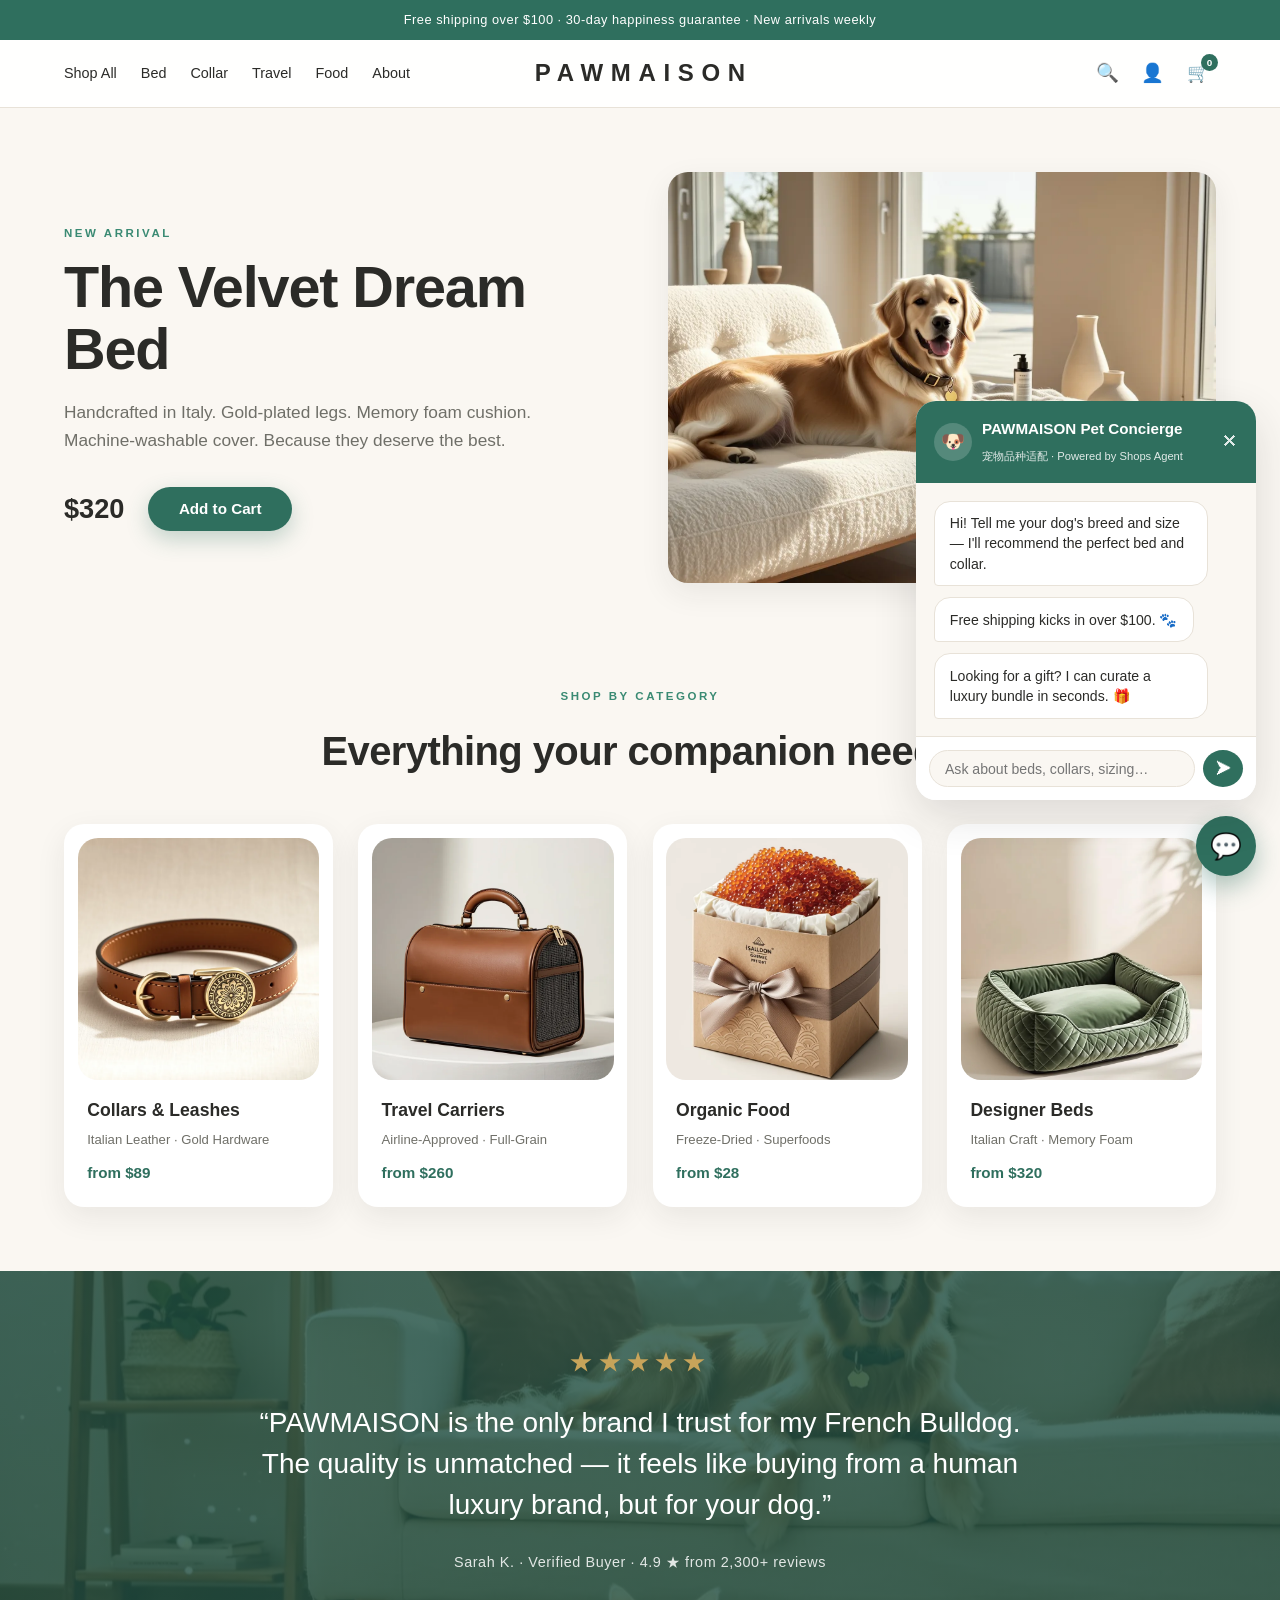
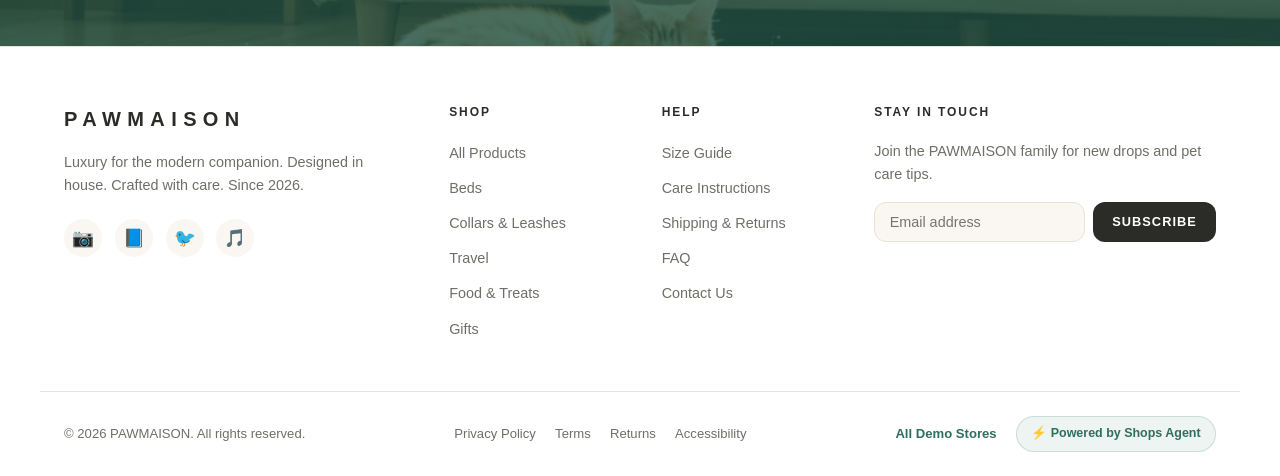
<file: pawmaison/index.html>
<!DOCTYPE html>
<html lang="zh-CN">
<head>
  <meta charset="UTF-8" />
  <meta name="viewport" content="width=device-width, initial-scale=1.0" />
  <meta name="description" content="PAWMAISON — Luxury for the modern companion. Designed in house. Crafted with care." />
  <title>PAWMAISON · Luxury for the Modern Companion</title>
  <link rel="stylesheet" href="/pawmaison/assets/css/style.css?v=2" />
</head>
<body>
  <!-- Announcement bar -->
  <div class="announce">
    Free shipping over $100 &middot; 30-day happiness guarantee &middot; New arrivals weekly
  </div>

  <!-- Header -->
  <header class="site-header" id="siteHeader">
    <div class="header-inner">
      <button class="hamburger" id="hamburger" aria-label="Open menu" aria-expanded="false">
        <span></span><span></span><span></span>
      </button>

      <nav class="nav-left" id="navLeft" aria-label="Primary">
        <a href="#">Shop All</a>
        <a href="#">Bed</a>
        <a href="#">Collar</a>
        <a href="#">Travel</a>
        <a href="#">Food</a>
        <a href="#">About</a>
      </nav>

      <a href="/pawmaison" class="wordmark">PAWMAISON</a>

      <div class="nav-right">
        <button class="icon-btn" aria-label="Search">🔍</button>
        <button class="icon-btn" aria-label="Account">👤</button>
        <button class="icon-btn cart" aria-label="Cart">
          🛒<span class="cart-badge">0</span>
        </button>
      </div>
    </div>
  </header>

  <main>
    <!-- 1. Hero -->
    <section class="hero">
      <div class="hero-grid">
        <div class="hero-copy">
          <p class="eyebrow">NEW ARRIVAL</p>
          <h1>The Velvet Dream Bed</h1>
          <p class="hero-body">
            Handcrafted in Italy. Gold-plated legs. Memory foam cushion. Machine-washable
            cover. Because they deserve the best.
          </p>
          <div class="hero-actions">
            <span class="price">$320</span>
            <button class="btn btn-primary">Add to Cart</button>
          </div>
        </div>

        <div class="hero-visual">
          <div class="placeholder placeholder-hero" aria-hidden="true">
            <span class="ph-emoji">🛏️</span>
            <span class="ph-label">The Velvet Dream Bed</span>
            <span class="ph-paw">🐾</span>
          </div>
        </div>
      </div>
    </section>

    <!-- 2. Shop by category -->
    <section class="categories">
      <div class="section-head">
        <p class="eyebrow">SHOP BY CATEGORY</p>
        <h2>Everything your companion needs</h2>
      </div>

      <div class="cat-grid">
        <a href="#" class="cat-card">
          <div class="placeholder placeholder-card ph-collar" aria-hidden="true">
            <span class="ph-emoji">🦮</span>
            <span class="ph-label">Collars &amp; Leashes</span>
          </div>
          <div class="cat-info">
            <h3>Collars &amp; Leashes</h3>
            <p class="cat-sub">Italian Leather &middot; Gold Hardware</p>
            <p class="cat-price">from $89</p>
          </div>
        </a>

        <a href="#" class="cat-card">
          <div class="placeholder placeholder-card ph-travel" aria-hidden="true">
            <span class="ph-emoji">🧳</span>
            <span class="ph-label">Travel Carriers</span>
          </div>
          <div class="cat-info">
            <h3>Travel Carriers</h3>
            <p class="cat-sub">Airline-Approved &middot; Full-Grain</p>
            <p class="cat-price">from $260</p>
          </div>
        </a>

        <a href="#" class="cat-card">
          <div class="placeholder placeholder-card ph-food" aria-hidden="true">
            <span class="ph-emoji">🥣</span>
            <span class="ph-label">Organic Food</span>
          </div>
          <div class="cat-info">
            <h3>Organic Food</h3>
            <p class="cat-sub">Freeze-Dried &middot; Superfoods</p>
            <p class="cat-price">from $28</p>
          </div>
        </a>

        <a href="#" class="cat-card">
          <div class="placeholder placeholder-card ph-bed" aria-hidden="true">
            <span class="ph-emoji">🛏️</span>
            <span class="ph-label">Designer Beds</span>
          </div>
          <div class="cat-info">
            <h3>Designer Beds</h3>
            <p class="cat-sub">Italian Craft &middot; Memory Foam</p>
            <p class="cat-price">from $320</p>
          </div>
        </a>
      </div>
    </section>

    <!-- 3. Review / social proof -->
    <section class="review">
      <div class="review-inner">
        <div class="stars" aria-label="5 out of 5 stars">★★★★★</div>
        <blockquote>
          &ldquo;PAWMAISON is the only brand I trust for my French Bulldog. The quality is
          unmatched — it feels like buying from a human luxury brand, but for your dog.&rdquo;
        </blockquote>
        <p class="attribution">Sarah K. &middot; Verified Buyer &middot; 4.9 ★ from 2,300+ reviews</p>
      </div>
    </section>
  </main>

  <!-- 4. Footer -->
  <footer class="site-footer">
    <div class="footer-top">
      <div class="footer-brand">
        <a href="/pawmaison" class="wordmark footer-wordmark">PAWMAISON</a>
        <p class="footer-blurb">
          Luxury for the modern companion. Designed in house. Crafted with care. Since 2026.
        </p>
        <div class="social-row" aria-label="Social media">
          <a href="#" aria-label="Instagram">📷</a>
          <a href="#" aria-label="Facebook">📘</a>
          <a href="#" aria-label="Twitter">🐦</a>
          <a href="#" aria-label="TikTok">🎵</a>
        </div>
      </div>

      <div class="footer-col">
        <h4>SHOP</h4>
        <ul>
          <li><a href="#">All Products</a></li>
          <li><a href="#">Beds</a></li>
          <li><a href="#">Collars &amp; Leashes</a></li>
          <li><a href="#">Travel</a></li>
          <li><a href="#">Food &amp; Treats</a></li>
          <li><a href="#">Gifts</a></li>
        </ul>
      </div>

      <div class="footer-col">
        <h4>HELP</h4>
        <ul>
          <li><a href="#">Size Guide</a></li>
          <li><a href="#">Care Instructions</a></li>
          <li><a href="#">Shipping &amp; Returns</a></li>
          <li><a href="#">FAQ</a></li>
          <li><a href="#">Contact Us</a></li>
        </ul>
      </div>

      <div class="footer-col footer-newsletter">
        <h4>STAY IN TOUCH</h4>
        <p>Join the PAWMAISON family for new drops and pet care tips.</p>
        <form class="newsletter-form" onsubmit="return false;">
          <input type="email" placeholder="Email address" aria-label="Email address" />
          <button type="submit" class="btn btn-dark">SUBSCRIBE</button>
        </form>
      </div>
    </div>

    <div class="footer-bottom">
      <p class="copyright">© 2026 PAWMAISON. All rights reserved.</p>
      <nav class="legal-links" aria-label="Legal">
        <a href="#">Privacy Policy</a>
        <a href="#">Terms</a>
        <a href="#">Returns</a>
        <a href="#">Accessibility</a>
      </nav>
      <div class="footer-meta">
        <a class="all-stores" href="/home#demos">All Demo Stores</a>
        <a class="powered-badge" href="/home">⚡ Powered by Shops Agent</a>
      </div>
    </div>
  </footer>

  <!-- Floating AI Chatbot -->
  <div class="chatbot" id="chatbot">
    <div class="chat-panel" id="chatPanel" role="dialog" aria-label="PAWMAISON Pet Concierge" hidden>
      <div class="chat-header">
        <div class="chat-title">
          <span class="chat-avatar">🐶</span>
          <div>
            <strong>PAWMAISON Pet Concierge</strong>
            <small>宠物品种适配 &middot; Powered by Shops Agent</small>
          </div>
        </div>
        <button class="chat-close" id="chatClose" aria-label="Close chat">✕</button>
      </div>
      <div class="chat-body">
        <div class="bubble assistant">
          Hi! Tell me your dog's breed and size — I'll recommend the perfect bed and collar.
        </div>
        <div class="bubble assistant">
          Free shipping kicks in over $100. 🐾
        </div>
        <div class="bubble assistant">
          Looking for a gift? I can curate a luxury bundle in seconds. 🎁
        </div>
      </div>
      <div class="chat-input">
        <input type="text" placeholder="Ask about beds, collars, sizing…" aria-label="Type a message" />
        <button class="chat-send" aria-label="Send">➤</button>
      </div>
    </div>
    <button class="chat-toggle" id="chatToggle" aria-label="Open chat">💬</button>
  </div>

  <script src="/pawmaison/assets/js/main.js"></script>
  <script src="/shared/chat.js"></script>
</body>
</html>
</file>
<file: assets/css/style.css>
:root {
  --color-bg: #ffffff;
  --color-bg-alt: #f7f8fa;
  --color-text: #1a1a1a;
  --color-text-secondary: #5a5a5a;
  --color-primary: #0f172a;
  --color-accent: #c9a86c;
  --color-accent-dark: #b08d55;
  --color-border: #e5e7eb;
  --color-card: #ffffff;
  --shadow-sm: 0 1px 2px rgba(0, 0, 0, 0.05);
  --shadow-md: 0 4px 12px rgba(0, 0, 0, 0.08);
  --shadow-lg: 0 12px 32px rgba(0, 0, 0, 0.12);
  --radius: 12px;
  --radius-sm: 8px;
  --container: 1120px;
  --header-height: 64px;
}

* {
  box-sizing: border-box;
}

html {
  scroll-behavior: smooth;
  font-size: 16px;
}

body {
  margin: 0;
  font-family: -apple-system, BlinkMacSystemFont, "Segoe UI", Roboto, "Helvetica Neue", Arial, "PingFang SC", "Microsoft YaHei", sans-serif;
  line-height: 1.6;
  color: var(--color-text);
  background: var(--color-bg);
  -webkit-font-smoothing: antialiased;
}

img {
  max-width: 100%;
  height: auto;
  display: block;
}

a {
  color: inherit;
  text-decoration: none;
}

ul, ol {
  margin: 0;
  padding: 0;
  list-style: none;
}

h1, h2, h3, h4, h5, h6, p {
  margin: 0;
}

.container {
  width: 100%;
  max-width: var(--container);
  margin-left: auto;
  margin-right: auto;
  padding-left: 20px;
  padding-right: 20px;
}

/* Header */
.site-header {
  position: sticky;
  top: 0;
  z-index: 100;
  background: rgba(255, 255, 255, 0.95);
  backdrop-filter: blur(10px);
  border-bottom: 1px solid var(--color-border);
  height: var(--header-height);
}

.header-inner {
  display: flex;
  align-items: center;
  justify-content: space-between;
  height: 100%;
}

.logo {
  display: flex;
  align-items: center;
  gap: 10px;
  font-weight: 700;
  font-size: 1.15rem;
}

.logo-icon {
  display: flex;
  align-items: center;
  justify-content: center;
  width: 34px;
  height: 34px;
  background: var(--color-primary);
  color: var(--color-accent);
  border-radius: var(--radius-sm);
}

.main-nav {
  display: flex;
  align-items: center;
  gap: 28px;
}

.main-nav a {
  font-size: 0.95rem;
  font-weight: 500;
  color: var(--color-text-secondary);
  transition: color 0.2s;
}

.main-nav a:hover {
  color: var(--color-primary);
}

.nav-toggle {
  display: none;
  flex-direction: column;
  gap: 5px;
  background: none;
  border: none;
  padding: 6px;
  cursor: pointer;
}

.nav-toggle span {
  display: block;
  width: 24px;
  height: 2px;
  background: var(--color-primary);
  border-radius: 2px;
  transition: transform 0.2s, opacity 0.2s;
}

/* Hero */
.hero {
  position: relative;
  padding: 100px 0 120px;
  background: linear-gradient(135deg, #0f172a 0%, #1e293b 100%);
  color: #fff;
  text-align: center;
  overflow: hidden;
}

.hero::before {
  content: "";
  position: absolute;
  inset: 0;
  background: radial-gradient(circle at 50% 50%, rgba(201, 168, 108, 0.15) 0%, transparent 60%);
  pointer-events: none;
}

.hero .container {
  position: relative;
  z-index: 1;
}

.hero-tag {
  display: inline-block;
  font-size: 0.8rem;
  letter-spacing: 0.15em;
  text-transform: uppercase;
  color: var(--color-accent);
  margin-bottom: 20px;
}

.hero-title {
  font-size: clamp(2.5rem, 8vw, 4.5rem);
  font-weight: 800;
  letter-spacing: 0.04em;
  margin-bottom: 12px;
}

.hero-subtitle {
  font-size: clamp(1.25rem, 3vw, 1.75rem);
  font-weight: 500;
  margin-bottom: 16px;
  opacity: 0.95;
}

.hero-desc {
  font-size: 1rem;
  color: rgba(255, 255, 255, 0.75);
  margin-bottom: 36px;
}

.hero-badges {
  display: flex;
  flex-wrap: wrap;
  justify-content: center;
  gap: 10px;
  max-width: 720px;
  margin: 0 auto 40px;
}

.badge {
  display: inline-flex;
  align-items: center;
  gap: 6px;
  padding: 8px 14px;
  background: rgba(255, 255, 255, 0.1);
  border: 1px solid rgba(255, 255, 255, 0.15);
  border-radius: 999px;
  font-size: 0.85rem;
  backdrop-filter: blur(4px);
}

.hero-cta {
  display: flex;
  flex-wrap: wrap;
  justify-content: center;
  gap: 14px;
}

/* Buttons */
.btn {
  display: inline-flex;
  align-items: center;
  justify-content: center;
  padding: 14px 28px;
  font-size: 0.95rem;
  font-weight: 600;
  border-radius: var(--radius-sm);
  transition: transform 0.15s, box-shadow 0.15s, background 0.15s;
}

.btn:hover {
  transform: translateY(-2px);
}

.btn-primary {
  background: var(--color-accent);
  color: #1a1a1a;
  box-shadow: 0 4px 14px rgba(201, 168, 108, 0.35);
}

.btn-primary:hover {
  background: var(--color-accent-dark);
  box-shadow: 0 6px 18px rgba(201, 168, 108, 0.45);
}

.btn-secondary {
  background: rgba(255, 255, 255, 0.1);
  color: #fff;
  border: 1px solid rgba(255, 255, 255, 0.25);
}

.btn-secondary:hover {
  background: rgba(255, 255, 255, 0.18);
}

/* Sections */
.section {
  padding: 80px 0;
}

.section-alt {
  background: var(--color-bg-alt);
}

.section-head {
  max-width: 760px;
  margin: 0 auto 56px;
  text-align: center;
}

.section-tag {
  font-size: 0.8rem;
  letter-spacing: 0.12em;
  text-transform: uppercase;
  color: var(--color-accent-dark);
  margin-bottom: 12px;
  font-weight: 600;
}

.section-title {
  font-size: clamp(1.75rem, 4vw, 2.5rem);
  font-weight: 700;
  margin-bottom: 16px;
  line-height: 1.25;
}

.section-desc {
  font-size: 1.05rem;
  color: var(--color-text-secondary);
}

.subsection-title {
  font-size: 1.35rem;
  font-weight: 700;
  margin-bottom: 24px;
  text-align: center;
}

/* Stats */
.stats-grid {
  display: grid;
  grid-template-columns: repeat(auto-fit, minmax(140px, 1fr));
  gap: 16px;
  margin-bottom: 64px;
}

.stat-card {
  background: var(--color-card);
  border: 1px solid var(--color-border);
  border-radius: var(--radius);
  padding: 24px 16px;
  text-align: center;
  box-shadow: var(--shadow-sm);
}

.stat-card strong {
  display: block;
  font-size: 2rem;
  font-weight: 800;
  color: var(--color-primary);
  line-height: 1;
  margin-bottom: 8px;
}

.stat-card span {
  font-size: 0.9rem;
  color: var(--color-text-secondary);
}

/* Tables */
.table-responsive {
  width: 100%;
  overflow-x: auto;
  -webkit-overflow-scrolling: touch;
  border-radius: var(--radius);
  border: 1px solid var(--color-border);
}

.data-table {
  width: 100%;
  min-width: 640px;
  border-collapse: collapse;
  background: var(--color-card);
  font-size: 0.95rem;
}

.data-table th,
.data-table td {
  padding: 14px 16px;
  text-align: left;
  border-bottom: 1px solid var(--color-border);
  vertical-align: top;
}

.data-table thead th {
  background: var(--color-primary);
  color: #fff;
  font-weight: 600;
  white-space: nowrap;
}

.data-table tbody tr:last-child td {
  border-bottom: none;
}

.data-table tbody tr:nth-child(even) {
  background: rgba(247, 248, 250, 0.6);
}

.col-bad {
  background: #7f1d1d;
}

.col-good {
  background: #14532d;
}

.comparison-table td:nth-child(3) {
  color: #14532d;
  font-weight: 500;
}

/* Modules */
.modules-grid {
  display: grid;
  grid-template-columns: repeat(auto-fit, minmax(280px, 1fr));
  gap: 24px;
}

.module-card {
  background: var(--color-card);
  border: 1px solid var(--color-border);
  border-radius: var(--radius);
  padding: 28px;
  box-shadow: var(--shadow-sm);
  transition: transform 0.2s, box-shadow 0.2s;
}

.module-card:hover {
  transform: translateY(-4px);
  box-shadow: var(--shadow-md);
}

.module-icon {
  font-size: 2rem;
  margin-bottom: 14px;
}

.module-card h3 {
  font-size: 1.1rem;
  font-weight: 700;
  margin-bottom: 12px;
}

.module-card p {
  font-size: 0.95rem;
  color: var(--color-text-secondary);
  margin-bottom: 14px;
}

.module-card ul {
  font-size: 0.9rem;
  color: var(--color-text-secondary);
}

.module-card li {
  position: relative;
  padding-left: 14px;
  margin-bottom: 6px;
}

.module-card li::before {
  content: "•";
  position: absolute;
  left: 0;
  color: var(--color-accent-dark);
}

/* Demos */
.demos-grid {
  display: grid;
  grid-template-columns: repeat(auto-fit, minmax(320px, 1fr));
  gap: 24px;
}

.demo-card {
  background: var(--color-card);
  border-radius: var(--radius);
  padding: 28px;
  border: 1px solid var(--color-border);
  box-shadow: var(--shadow-sm);
}

.demo-header {
  display: flex;
  align-items: center;
  gap: 14px;
  margin-bottom: 20px;
}

.demo-emoji {
  font-size: 2.25rem;
  line-height: 1;
}

.demo-header h3 {
  font-size: 1.15rem;
  font-weight: 700;
}

.demo-brand {
  font-size: 0.85rem;
  color: var(--color-text-secondary);
  letter-spacing: 0.08em;
}

.demo-products {
  display: grid;
  grid-template-columns: repeat(2, 1fr);
  gap: 12px;
  margin-bottom: 20px;
}

.product-mini {
  background: var(--color-bg-alt);
  border-radius: var(--radius-sm);
  padding: 14px;
  display: flex;
  flex-direction: column;
  gap: 4px;
}

.product-mini strong {
  font-size: 0.9rem;
  font-weight: 600;
}

.product-mini span {
  font-size: 0.8rem;
  color: var(--color-text-secondary);
}

.product-mini em {
  font-style: normal;
  font-size: 0.95rem;
  font-weight: 700;
  color: var(--color-accent-dark);
}

.demo-meta {
  font-size: 0.85rem;
  color: var(--color-text-secondary);
  line-height: 1.7;
  padding-top: 16px;
  border-top: 1px solid var(--color-border);
}

.demo-meta p {
  margin-bottom: 6px;
}

/* Quote */
.quote {
  max-width: 720px;
  margin: 48px auto 0;
  padding: 28px 32px;
  border-left: 4px solid var(--color-accent);
  background: var(--color-card);
  border-radius: 0 var(--radius) var(--radius) 0;
  font-size: 1.15rem;
  font-style: italic;
  color: var(--color-text-secondary);
  box-shadow: var(--shadow-sm);
}

/* Contact */
.contact-section {
  background: var(--color-primary);
  color: #fff;
}

.contact-section .section-tag,
.contact-section .section-desc {
  color: rgba(255, 255, 255, 0.75);
}

.contact-grid {
  display: grid;
  grid-template-columns: 1fr auto;
  align-items: center;
  gap: 48px;
}

.contact-list {
  margin-top: 24px;
  font-size: 1.05rem;
}

.contact-list li {
  margin-bottom: 12px;
}

.contact-list a {
  color: var(--color-accent);
  border-bottom: 1px solid transparent;
  transition: border-color 0.2s;
}

.contact-list a:hover {
  border-color: var(--color-accent);
}

.contact-qr {
  text-align: center;
  background: #fff;
  border-radius: var(--radius);
  padding: 24px;
  color: var(--color-text);
}

.contact-qr img {
  margin: 0 auto 12px;
  border-radius: var(--radius-sm);
}

.contact-qr p {
  font-size: 0.9rem;
  color: var(--color-text-secondary);
}

/* Footer */
.site-footer {
  background: #0b1120;
  color: rgba(255, 255, 255, 0.7);
  padding: 48px 0;
  text-align: center;
  font-size: 0.9rem;
}

.site-footer p {
  margin-bottom: 8px;
}

.site-footer strong {
  color: #fff;
}

.copyright {
  margin-top: 20px;
  padding-top: 20px;
  border-top: 1px solid rgba(255, 255, 255, 0.1);
}

/* Mobile */
@media (max-width: 768px) {
  :root {
    --header-height: 60px;
  }

  .main-nav {
    position: fixed;
    top: var(--header-height);
    left: 0;
    right: 0;
    background: #fff;
    flex-direction: column;
    align-items: flex-start;
    gap: 0;
    padding: 12px 20px;
    border-bottom: 1px solid var(--color-border);
    box-shadow: var(--shadow-md);
    transform: translateY(-120%);
    opacity: 0;
    visibility: hidden;
    transition: transform 0.25s ease, opacity 0.25s ease;
    z-index: 99;
  }

  .main-nav.is-open {
    transform: translateY(0);
    opacity: 1;
    visibility: visible;
  }

  .main-nav a {
    display: block;
    width: 100%;
    padding: 12px 0;
    border-bottom: 1px solid var(--color-border);
  }

  .main-nav a:last-child {
    border-bottom: none;
  }

  .nav-toggle {
    display: flex;
  }

  .nav-toggle.is-active span:nth-child(1) {
    transform: translateY(7px) rotate(45deg);
  }

  .nav-toggle.is-active span:nth-child(2) {
    opacity: 0;
  }

  .nav-toggle.is-active span:nth-child(3) {
    transform: translateY(-7px) rotate(-45deg);
  }

  .hero {
    padding: 72px 0 88px;
  }

  .section {
    padding: 56px 0;
  }

  .hero-badges {
    margin-bottom: 32px;
  }

  .badge {
    font-size: 0.8rem;
    padding: 6px 12px;
  }

  .stats-grid {
    grid-template-columns: repeat(2, 1fr);
  }

  .stat-card strong {
    font-size: 1.6rem;
  }

  .modules-grid {
    grid-template-columns: 1fr;
  }

  .demos-grid {
    grid-template-columns: 1fr;
  }

  .demo-products {
    grid-template-columns: 1fr;
  }

  .contact-grid {
    grid-template-columns: 1fr;
    text-align: center;
  }

  .contact-qr {
    margin: 0 auto;
    max-width: 260px;
  }

  .data-table {
    min-width: 560px;
  }
}

@media (max-width: 480px) {
  .container {
    padding-left: 16px;
    padding-right: 16px;
  }

  .hero-title {
    font-size: 2.25rem;
  }

  .hero-subtitle {
    font-size: 1.1rem;
  }

  .btn {
    width: 100%;
  }

  .stat-card strong {
    font-size: 1.4rem;
  }

  .module-card,
  .demo-card {
    padding: 20px;
  }
}
</file>
<file: aurea/assets/css/style.css>
/* ===== AUREA — warm solid-gold editorial ===== */
:root {
  --bg: #faf5ec;
  --bg-alt: #f3ead9;
  --bg-soft: #efe6d8;
  --espresso: #3a2c25;
  --espresso-dim: #6c574b;
  --burgundy: #7a1f2b;
  --burgundy-deep: #611820;
  --gold: #c9a14a;
  --gold-deep: #a8842f;
  --line: rgba(58, 44, 37, 0.14);
  --serif: Georgia, "Times New Roman", "Songti SC", serif;
  --sans: -apple-system, BlinkMacSystemFont, "Segoe UI", "PingFang SC", "Hiragino Sans GB", "Microsoft YaHei", Helvetica, Arial, sans-serif;
}

* { box-sizing: border-box; margin: 0; padding: 0; }

html { scroll-behavior: smooth; }

body {
  background: var(--bg);
  color: var(--espresso);
  font-family: var(--sans);
  font-size: 16px;
  line-height: 1.6;
  -webkit-font-smoothing: antialiased;
}

a { color: inherit; text-decoration: none; }
img { max-width: 100%; display: block; }

/* ===== Shared elements ===== */
.eyebrow {
  font-size: 0.72rem;
  letter-spacing: 0.32em;
  text-transform: uppercase;
  color: var(--gold-deep);
  margin-bottom: 1rem;
}

.section-head { text-align: center; padding: 0 1.5rem; margin-bottom: 2.4rem; }

.section-title,
.hero-title,
.atelier-title { font-family: var(--serif); font-weight: 400; line-height: 1.1; color: var(--espresso); }

.section-title { font-size: clamp(2rem, 4vw, 3rem); }

.btn {
  display: inline-block;
  font-size: 0.74rem;
  letter-spacing: 0.22em;
  text-transform: uppercase;
  padding: 1rem 2.2rem;
  border: 1px solid transparent;
  cursor: pointer;
  transition: all 0.3s ease;
  font-family: var(--sans);
}
.btn-sm { padding: 0.8rem 1.4rem; }
.btn-gold { background: var(--burgundy); color: #faf5ec; border-color: var(--burgundy); }
.btn-gold:hover { background: var(--burgundy-deep); border-color: var(--burgundy-deep); }
.btn-outline { background: transparent; color: var(--espresso); border-color: rgba(58,44,37,0.4); }
.btn-outline:hover { background: var(--espresso); color: #faf5ec; border-color: var(--espresso); }

/* ===== Announcement ===== */
.announce {
  background: var(--burgundy);
  color: #f6e7d6;
  text-align: center;
  font-size: 0.7rem;
  letter-spacing: 0.18em;
  text-transform: uppercase;
  padding: 0.6rem 1rem;
}

/* ===== Header ===== */
.site-header {
  position: sticky;
  top: 0;
  z-index: 100;
  background: var(--burgundy);
  border-bottom: 1px solid var(--burgundy-deep);
}
.header-inner {
  display: grid;
  grid-template-columns: 1fr auto 1fr;
  align-items: center;
  padding: 1.1rem 2rem;
  max-width: 1400px;
  margin: 0 auto;
}
.nav-left { display: flex; gap: 1.8rem; justify-self: start; }
.nav-left a {
  font-size: 0.72rem;
  letter-spacing: 0.18em;
  color: #f0dcc8;
  transition: color 0.25s;
}
.nav-left a:hover { color: var(--gold); }

.wordmark {
  font-family: var(--serif);
  font-size: 1.7rem;
  letter-spacing: 0.42em;
  text-indent: 0.42em;
  justify-self: center;
  color: #faf5ec;
}

.nav-right { display: flex; gap: 1.2rem; justify-self: end; align-items: center; }
.icon-btn {
  background: none;
  border: none;
  color: #faf5ec;
  font-size: 1.05rem;
  cursor: pointer;
  position: relative;
  line-height: 1;
}
.cart-badge {
  position: absolute;
  top: -8px;
  right: -10px;
  background: var(--gold);
  color: #2a1410;
  font-size: 0.6rem;
  font-weight: 700;
  min-width: 16px;
  height: 16px;
  border-radius: 999px;
  display: flex;
  align-items: center;
  justify-content: center;
  padding: 0 4px;
  font-family: var(--sans);
}

.hamburger {
  display: none;
  flex-direction: column;
  gap: 4px;
  background: none;
  border: none;
  cursor: pointer;
  justify-self: start;
}
.hamburger span {
  width: 22px;
  height: 1.5px;
  background: #faf5ec;
  transition: transform 0.3s, opacity 0.3s;
}
.hamburger.open span:nth-child(1) { transform: translateY(5.5px) rotate(45deg); }
.hamburger.open span:nth-child(2) { opacity: 0; }
.hamburger.open span:nth-child(3) { transform: translateY(-5.5px) rotate(-45deg); }

/* ===== Hero ===== */
.hero {
  position: relative;
  min-height: 82vh;
  display: flex;
  align-items: center;
  justify-content: center;
  overflow: hidden;
}
.hero-art {
  position: absolute;
  inset: 0;
  background:
    radial-gradient(circle at 28% 22%, rgba(201,161,74,0.30), transparent 55%),
    radial-gradient(circle at 78% 82%, rgba(122,31,43,0.14), transparent 52%),
    linear-gradient(160deg, #f7ecd8 0%, #efe1c9 55%, #e6d3b6 100%);
  display: flex;
  align-items: center;
  justify-content: center;
}
.hero-art::after {
  content: "";
  position: absolute;
  inset: 0;
  background-image: repeating-linear-gradient(115deg, rgba(122,31,43,0.025) 0 2px, transparent 2px 7px);
  opacity: 0.6;
}
.hero-art-label {
  font-family: var(--serif);
  font-size: clamp(2.5rem, 9vw, 7rem);
  letter-spacing: 0.08em;
  color: rgba(122,31,43,0.08);
  text-transform: uppercase;
  user-select: none;
}
.hero-overlay {
  position: relative;
  z-index: 2;
  text-align: center;
  padding: 2rem;
  max-width: 760px;
}
.hero-title {
  font-size: clamp(2.6rem, 7vw, 5.4rem);
  margin-bottom: 1.4rem;
  letter-spacing: 0.02em;
}
.hero-sub {
  color: var(--espresso-dim);
  font-size: 1.05rem;
  max-width: 480px;
  margin: 0 auto 2.4rem;
}
.hero-actions { display: flex; gap: 1rem; justify-content: center; flex-wrap: wrap; }

/* ===== Discover category row ===== */
.discover { padding: 4.5rem 2rem 1rem; max-width: 1400px; margin: 0 auto; }
.category-row {
  display: flex;
  gap: 1.6rem;
  justify-content: center;
  flex-wrap: wrap;
}
.category-chip {
  display: flex;
  flex-direction: column;
  align-items: center;
  gap: 0.9rem;
  width: 150px;
  transition: transform 0.3s ease;
}
.category-chip:hover { transform: translateY(-5px); }
.category-emoji {
  width: 116px;
  height: 116px;
  border-radius: 50%;
  background:
    radial-gradient(circle at 35% 30%, rgba(201,161,74,0.35), transparent 60%),
    var(--bg-alt);
  border: 1px solid var(--line);
  display: flex;
  align-items: center;
  justify-content: center;
  font-size: 2.4rem;
  transition: border-color 0.3s ease, box-shadow 0.3s ease;
}
.category-chip:hover .category-emoji { border-color: var(--gold); box-shadow: 0 12px 26px rgba(122,31,43,0.12); }
.category-label {
  font-family: var(--serif);
  font-size: 1.02rem;
  letter-spacing: 0.05em;
  color: var(--espresso);
}

/* ===== Featured ===== */
.featured { padding: 4rem 2rem 6rem; max-width: 1400px; margin: 0 auto; }
.featured-tabs {
  display: flex;
  gap: 2.4rem;
  justify-content: center;
  margin-bottom: 3rem;
  flex-wrap: wrap;
}
.tab {
  background: none;
  border: none;
  font-family: var(--sans);
  font-size: 0.72rem;
  letter-spacing: 0.2em;
  text-transform: uppercase;
  color: var(--espresso-dim);
  cursor: pointer;
  padding-bottom: 0.5rem;
  border-bottom: 2px solid transparent;
  transition: color 0.25s, border-color 0.25s;
}
.tab:hover { color: var(--espresso); }
.tab.active { color: var(--burgundy); border-bottom-color: var(--burgundy); }

.product-grid {
  display: grid;
  grid-template-columns: repeat(4, 1fr);
  gap: 1.6rem;
}
.product-card { cursor: pointer; }
.product-art {
  position: relative;
  aspect-ratio: 3 / 4;
  border: 1px solid var(--line);
  display: flex;
  flex-direction: column;
  align-items: center;
  justify-content: center;
  gap: 0.8rem;
  overflow: hidden;
  transition: transform 0.4s ease, border-color 0.4s ease, box-shadow 0.4s ease;
}
.product-card:hover .product-art { transform: translateY(-6px); border-color: var(--gold); box-shadow: 0 16px 34px rgba(122,31,43,0.12); }
.product-emoji { font-size: 2.6rem; opacity: 0.95; z-index: 2; }
.product-art-name {
  font-family: var(--serif);
  font-size: 1.05rem;
  letter-spacing: 0.06em;
  color: rgba(58,44,37,0.5);
  z-index: 2;
  text-align: center;
  padding: 0 1rem;
}
.product-art::after {
  content: "";
  position: absolute;
  inset: 0;
  background-image: repeating-linear-gradient(135deg, rgba(122,31,43,0.025) 0 1px, transparent 1px 6px);
}
.art-1 { background: linear-gradient(150deg, #f6ead2, #e7d2ad); }
.art-2 { background: linear-gradient(150deg, #f4e6cf, #e3cda6); }
.art-3 { background: linear-gradient(150deg, #f7ecd6, #ecd6ad); }
.art-4 { background: linear-gradient(150deg, #f3e3cd, #e0c79c); }

.product-meta { padding: 1.2rem 0.2rem 0; text-align: center; }
.product-name { font-family: var(--serif); font-size: 1.15rem; font-weight: 400; margin-bottom: 0.35rem; }
.product-desc { font-size: 0.72rem; letter-spacing: 0.12em; text-transform: uppercase; color: var(--espresso-dim); margin-bottom: 0.6rem; }
.product-price { color: var(--burgundy); font-size: 0.95rem; letter-spacing: 0.05em; }

.featured-cta { text-align: center; margin-top: 3.5rem; }

/* ===== Feature band (Solid Gold Difference) ===== */
.atelier {
  display: grid;
  grid-template-columns: 1fr 1fr;
  background: var(--bg-alt);
  border-top: 1px solid var(--line);
  border-bottom: 1px solid var(--line);
}
.atelier-art {
  min-height: 480px;
  background:
    radial-gradient(circle at 60% 40%, rgba(201,161,74,0.3), transparent 60%),
    linear-gradient(140deg, #efddc0, #e2cba2);
  display: flex;
  align-items: center;
  justify-content: center;
  position: relative;
}
.atelier-art::after {
  content: "";
  position: absolute;
  inset: 0;
  background-image: repeating-linear-gradient(115deg, rgba(122,31,43,0.025) 0 2px, transparent 2px 8px);
}
.atelier-art-label {
  font-family: var(--serif);
  font-size: clamp(2rem, 5vw, 4rem);
  color: rgba(122,31,43,0.1);
  letter-spacing: 0.08em;
  text-transform: uppercase;
  z-index: 2;
}
.atelier-copy { padding: 5rem 4.5rem; display: flex; flex-direction: column; align-items: flex-start; justify-content: center; }
.atelier-title { font-size: clamp(2rem, 3.5vw, 2.8rem); margin-bottom: 1.4rem; }
.atelier-body { color: var(--espresso-dim); max-width: 460px; margin-bottom: 2.2rem; }
.atelier-body strong { color: var(--burgundy); font-weight: 600; }

/* ===== Trust badge row ===== */
.trust-row {
  display: grid;
  grid-template-columns: repeat(5, 1fr);
  gap: 1.2rem;
  max-width: 1400px;
  margin: 0 auto;
  padding: 3.5rem 2rem;
}
.trust-item {
  display: flex;
  flex-direction: column;
  align-items: center;
  text-align: center;
  gap: 0.7rem;
}
.trust-emoji { font-size: 1.8rem; }
.trust-label {
  font-size: 0.72rem;
  letter-spacing: 0.12em;
  text-transform: uppercase;
  color: var(--espresso-dim);
  max-width: 140px;
}

/* ===== Footer ===== */
.site-footer { background: var(--burgundy); color: #f1ddca; padding: 5rem 2rem 2rem; }
.footer-top {
  display: grid;
  grid-template-columns: 1.6fr 1fr 1fr 1.4fr;
  gap: 3rem;
  max-width: 1400px;
  margin: 0 auto 3.5rem;
}
.footer-wordmark { font-family: var(--serif); font-size: 1.5rem; letter-spacing: 0.32em; margin-bottom: 1.2rem; color: #faf5ec; }
.footer-blurb { color: #e2c4ad; font-size: 0.9rem; max-width: 300px; margin-bottom: 1.6rem; }
.social-row { display: flex; gap: 1rem; font-size: 1.2rem; }
.social-row a { transition: transform 0.25s; }
.social-row a:hover { transform: translateY(-3px); }

.footer-col h4 { font-size: 0.72rem; letter-spacing: 0.2em; text-transform: uppercase; color: var(--gold); margin-bottom: 1.2rem; }
.footer-col a { display: block; color: #e2c4ad; font-size: 0.88rem; margin-bottom: 0.7rem; transition: color 0.25s; }
.footer-col a:hover { color: #faf5ec; }
.footer-join p { color: #e2c4ad; font-size: 0.88rem; margin-bottom: 1.2rem; }
.join-form { display: flex; gap: 0.6rem; flex-wrap: wrap; }
.join-form input {
  flex: 1;
  min-width: 150px;
  background: rgba(250,245,236,0.1);
  border: 1px solid rgba(241,221,202,0.3);
  color: #faf5ec;
  padding: 0.85rem 1rem;
  font-size: 0.85rem;
  font-family: var(--sans);
}
.join-form input::placeholder { color: rgba(241,221,202,0.6); }
.join-form input:focus { outline: none; border-color: var(--gold); }
.join-form .btn-gold { background: var(--gold); color: #2a1410; border-color: var(--gold); }
.join-form .btn-gold:hover { background: var(--gold-deep); border-color: var(--gold-deep); }

.footer-bottom {
  display: flex;
  justify-content: space-between;
  align-items: center;
  flex-wrap: wrap;
  gap: 1rem;
  max-width: 1400px;
  margin: 0 auto;
  padding-top: 2rem;
  border-top: 1px solid rgba(241,221,202,0.2);
}
.copyright { color: #e2c4ad; font-size: 0.78rem; }
.legal-links { display: flex; gap: 1.4rem; flex-wrap: wrap; }
.legal-links a { color: #e2c4ad; font-size: 0.78rem; transition: color 0.25s; }
.legal-links a:hover { color: var(--gold); }

.footer-meta {
  display: flex;
  justify-content: space-between;
  align-items: center;
  flex-wrap: wrap;
  gap: 1rem;
  max-width: 1400px;
  margin: 2rem auto 0;
  padding-top: 1.6rem;
  border-top: 1px solid rgba(241,221,202,0.2);
}
.powered-badge {
  font-size: 0.72rem;
  letter-spacing: 0.16em;
  text-transform: uppercase;
  color: var(--gold);
  border: 1px solid rgba(201,161,74,0.5);
  padding: 0.5rem 1rem;
  border-radius: 999px;
  transition: all 0.25s;
}
.powered-badge:hover { background: var(--gold); color: #2a1410; }
.demo-link { font-size: 0.78rem; letter-spacing: 0.12em; text-transform: uppercase; color: #e2c4ad; transition: color 0.25s; }
.demo-link:hover { color: #faf5ec; }

/* ===== Chatbot ===== */
.chatbot { position: fixed; bottom: 24px; right: 24px; z-index: 200; }
.chat-toggle {
  width: 58px;
  height: 58px;
  border-radius: 50%;
  border: 1px solid var(--burgundy-deep);
  background: var(--burgundy);
  color: #faf5ec;
  font-size: 1.5rem;
  cursor: pointer;
  box-shadow: 0 10px 30px rgba(58,20,16,0.3);
  transition: transform 0.25s;
  display: flex;
  align-items: center;
  justify-content: center;
  margin-left: auto;
}
.chat-toggle:hover { transform: scale(1.06); }

.chat-panel {
  width: 330px;
  max-width: calc(100vw - 48px);
  background: var(--bg);
  border: 1px solid var(--line);
  border-radius: 14px;
  overflow: hidden;
  margin-bottom: 14px;
  box-shadow: 0 20px 50px rgba(58,20,16,0.25);
  animation: chatIn 0.25s ease;
}
@keyframes chatIn { from { opacity: 0; transform: translateY(12px); } to { opacity: 1; transform: translateY(0); } }
.chat-header {
  background: var(--burgundy);
  padding: 1rem 1.1rem;
  display: flex;
  justify-content: space-between;
  align-items: flex-start;
}
.chat-name { font-family: var(--serif); font-size: 1.05rem; letter-spacing: 0.05em; color: #faf5ec; }
.chat-powered { font-size: 0.66rem; letter-spacing: 0.08em; color: var(--gold); margin-top: 0.2rem; }
.chat-close { background: none; border: none; color: #e2c4ad; font-size: 0.95rem; cursor: pointer; }
.chat-close:hover { color: #faf5ec; }

.chat-body { padding: 1.1rem; display: flex; flex-direction: column; gap: 0.7rem; max-height: 300px; overflow-y: auto; }
.bubble { padding: 0.7rem 0.95rem; border-radius: 12px; font-size: 0.85rem; line-height: 1.45; max-width: 85%; }
.bubble.bot { background: var(--bg-alt); color: var(--espresso); border: 1px solid var(--line); align-self: flex-start; border-bottom-left-radius: 3px; }
.bubble.user { background: var(--burgundy); color: #faf5ec; align-self: flex-end; border-bottom-right-radius: 3px; }

.chat-input { display: flex; border-top: 1px solid var(--line); }
.chat-input input {
  flex: 1;
  background: var(--bg);
  border: none;
  color: var(--espresso);
  padding: 0.9rem 1rem;
  font-size: 0.85rem;
  font-family: var(--sans);
}
.chat-input input::placeholder { color: rgba(58,44,37,0.45); }
.chat-input input:focus { outline: none; }
.chat-send { background: none; border: none; color: var(--burgundy); font-size: 1.1rem; padding: 0 1rem; cursor: pointer; }

/* ===== Responsive ===== */
@media (max-width: 900px) {
  .product-grid { grid-template-columns: repeat(2, 1fr); gap: 1.2rem; }
  .atelier { grid-template-columns: 1fr; }
  .atelier-art { min-height: 280px; }
  .atelier-copy { padding: 3.5rem 2rem; }
  .footer-top { grid-template-columns: 1fr 1fr; gap: 2.5rem; }
  .trust-row { grid-template-columns: repeat(3, 1fr); gap: 2rem; }
}

@media (max-width: 760px) {
  .hamburger { display: flex; }
  .header-inner { grid-template-columns: auto 1fr auto; padding: 1rem 1.2rem; }
  .nav-left {
    position: absolute;
    top: 100%;
    left: 0;
    right: 0;
    flex-direction: column;
    gap: 0;
    background: var(--burgundy);
    border-bottom: 1px solid var(--burgundy-deep);
    max-height: 0;
    overflow: hidden;
    transition: max-height 0.35s ease;
  }
  .nav-left.open { max-height: 320px; }
  .nav-left a { padding: 1rem 1.4rem; border-bottom: 1px solid rgba(241,221,202,0.2); width: 100%; }
  .wordmark { font-size: 1.35rem; letter-spacing: 0.3em; text-indent: 0.3em; }
  .featured { padding: 3rem 1.2rem 4rem; }
  .discover { padding: 3.5rem 1.2rem 0.5rem; }
}

@media (max-width: 560px) {
  .footer-top { grid-template-columns: 1fr; }
  .footer-bottom, .footer-meta { flex-direction: column; align-items: flex-start; }
  .hero-actions { flex-direction: column; align-items: stretch; }
  .trust-row { grid-template-columns: repeat(2, 1fr); }
  .category-chip { width: 116px; }
  .category-emoji { width: 96px; height: 96px; font-size: 2rem; }
}

/* === Real imagery === */
/* Wires the generated photos over the gradient placeholders above (which
   remain as graceful fallbacks). Absolute clean-URL paths; cascade wins. */

/* Hero — model in solid gold jewelry on warm tan background.
   Overlay text is dark espresso, so a soft warm LIGHT scrim brightens the
   center/bottom (where the title + buttons sit) to keep text readable. */
.hero-art {
  background:
    linear-gradient(180deg, rgba(250,245,236,0.18) 0%, rgba(250,245,236,0.50) 55%, rgba(247,236,216,0.80) 100%),
    url('/aurea/assets/img/hero.webp') center / cover no-repeat;
}
.hero-art::after { content: none; }
.hero-art-label { display: none; }

/* Featured products — macro jewelry shots on warm beige.
   Same DOM order as the cards: hoops, cross pendant, curb chain, signet ring. */
.product-art {
  background-size: cover;
  background-position: center;
  background-repeat: no-repeat;
}
.product-art::after { content: none; }
.product-emoji,
.product-art-name { display: none; }
.art-1 { background-image: url('/aurea/assets/img/product-1.webp'); }
.art-2 { background-image: url('/aurea/assets/img/product-2.webp'); }
.art-3 { background-image: url('/aurea/assets/img/product-3.webp'); }
.art-4 { background-image: url('/aurea/assets/img/product-4.webp'); }

/* Feature band — gold jewelry flat lay on marble. */
.atelier-art {
  background:
    url('/aurea/assets/img/ad.webp') center / cover no-repeat;
}
.atelier-art::after { content: none; }
.atelier-art-label { display: none; }
</file>
<file: belle-fleur/assets/css/style.css>
/* ===== BELLE FLEUR — romantic ready-to-wear ===== */
:root {
  --bg: #fbf4f1;
  --bg-alt: #fff;
  --bg-soft: #fdeef0;
  --ink: #3a2a30;
  --ink-dim: #6b4a52;
  --rose: #c45c79;
  --rose-deep: #b8506e;
  --pink: #e7b8c6;
  --pink-soft: #f6dbe3;
  --line: rgba(196, 92, 121, 0.18);
  --serif: Georgia, "Times New Roman", "Songti SC", serif;
  --sans: -apple-system, BlinkMacSystemFont, "Segoe UI", "PingFang SC", "Hiragino Sans GB", "Microsoft YaHei", Helvetica, Arial, sans-serif;
}

* { box-sizing: border-box; margin: 0; padding: 0; }

html { scroll-behavior: smooth; }

body {
  background: var(--bg);
  color: var(--ink);
  font-family: var(--sans);
  font-size: 16px;
  line-height: 1.6;
  -webkit-font-smoothing: antialiased;
}

a { color: inherit; text-decoration: none; }
img { max-width: 100%; display: block; }

/* ===== Shared elements ===== */
.eyebrow {
  font-size: 0.72rem;
  letter-spacing: 0.32em;
  text-transform: uppercase;
  color: var(--rose);
  margin-bottom: 1rem;
}

.section-head { text-align: center; padding: 0 1.5rem; margin-bottom: 3rem; }

.section-title,
.hero-title,
.atelier-title { font-family: var(--serif); font-weight: 400; line-height: 1.1; }

.section-title { font-size: clamp(2rem, 4vw, 3rem); }

.btn {
  display: inline-block;
  font-size: 0.74rem;
  letter-spacing: 0.22em;
  text-transform: uppercase;
  padding: 1rem 2.2rem;
  border: 1px solid transparent;
  cursor: pointer;
  transition: all 0.3s ease;
  font-family: var(--sans);
}
.btn-sm { padding: 0.8rem 1.4rem; }
.btn-rose { background: var(--rose); color: #fff; border-color: var(--rose); }
.btn-rose:hover { background: var(--rose-deep); border-color: var(--rose-deep); }
.btn-outline { background: transparent; color: var(--ink); border-color: rgba(58,42,48,0.4); }
.btn-outline:hover { background: var(--ink); color: #fff; border-color: var(--ink); }

/* ===== Announcement ===== */
.announce {
  background: var(--rose);
  color: #fff;
  text-align: center;
  font-size: 0.7rem;
  letter-spacing: 0.18em;
  text-transform: uppercase;
  padding: 0.6rem 1rem;
}

/* ===== Header ===== */
.site-header {
  position: sticky;
  top: 0;
  z-index: 100;
  background: rgba(255, 255, 255, 0.9);
  backdrop-filter: blur(10px);
  border-bottom: 1px solid var(--line);
}
.header-inner {
  display: grid;
  grid-template-columns: 1fr auto 1fr;
  align-items: center;
  padding: 1.1rem 2rem;
  max-width: 1400px;
  margin: 0 auto;
}
.nav-left { display: flex; gap: 1.8rem; justify-self: start; }
.nav-left a {
  font-size: 0.72rem;
  letter-spacing: 0.18em;
  color: var(--ink-dim);
  transition: color 0.25s;
}
.nav-left a:hover { color: var(--rose); }

.wordmark {
  font-family: var(--serif);
  font-size: 1.7rem;
  letter-spacing: 0.36em;
  text-indent: 0.36em;
  justify-self: center;
  color: var(--ink);
}

.nav-right { display: flex; gap: 1.2rem; justify-self: end; align-items: center; }
.icon-btn {
  background: none;
  border: none;
  color: var(--ink);
  font-size: 1.05rem;
  cursor: pointer;
  position: relative;
  line-height: 1;
}
.cart-badge {
  position: absolute;
  top: -8px;
  right: -10px;
  background: var(--rose);
  color: #fff;
  font-size: 0.6rem;
  font-weight: 700;
  min-width: 16px;
  height: 16px;
  border-radius: 999px;
  display: flex;
  align-items: center;
  justify-content: center;
  padding: 0 4px;
  font-family: var(--sans);
}

.hamburger {
  display: none;
  flex-direction: column;
  gap: 4px;
  background: none;
  border: none;
  cursor: pointer;
  justify-self: start;
}
.hamburger span {
  width: 22px;
  height: 1.5px;
  background: var(--ink);
  transition: transform 0.3s, opacity 0.3s;
}
.hamburger.open span:nth-child(1) { transform: translateY(5.5px) rotate(45deg); }
.hamburger.open span:nth-child(2) { opacity: 0; }
.hamburger.open span:nth-child(3) { transform: translateY(-5.5px) rotate(-45deg); }

/* ===== Hero ===== */
.hero {
  position: relative;
  min-height: 86vh;
  display: flex;
  align-items: center;
  justify-content: center;
  overflow: hidden;
}
.hero-art {
  position: absolute;
  inset: 0;
  background:
    radial-gradient(circle at 30% 20%, rgba(231,184,198,0.55), transparent 55%),
    radial-gradient(circle at 75% 80%, rgba(196,92,121,0.22), transparent 50%),
    linear-gradient(160deg, #fdeef0 0%, #f9e2e8 55%, #f3d4dd 100%);
  display: flex;
  align-items: center;
  justify-content: center;
}
.hero-art::after {
  content: "";
  position: absolute;
  inset: 0;
  background-image: repeating-linear-gradient(115deg, rgba(255,255,255,0.25) 0 2px, transparent 2px 7px);
  opacity: 0.5;
}
.hero-art-label {
  font-family: var(--serif);
  font-size: clamp(2.2rem, 8vw, 6rem);
  letter-spacing: 0.06em;
  color: rgba(196,92,121,0.12);
  text-transform: uppercase;
  user-select: none;
  text-align: center;
  padding: 0 1rem;
}
.hero-overlay {
  position: relative;
  z-index: 2;
  text-align: center;
  padding: 2rem;
  max-width: 760px;
}
.hero-title {
  font-size: clamp(2.6rem, 7vw, 5.4rem);
  margin-bottom: 1.4rem;
  letter-spacing: 0.02em;
  color: var(--ink);
}
.hero-sub {
  color: var(--ink-dim);
  font-size: 1.05rem;
  max-width: 480px;
  margin: 0 auto 2.4rem;
}
.hero-actions { display: flex; gap: 1rem; justify-content: center; flex-wrap: wrap; }

/* ===== Featured ===== */
.featured { padding: 6rem 2rem; max-width: 1400px; margin: 0 auto; }
.product-grid {
  display: grid;
  grid-template-columns: repeat(4, 1fr);
  gap: 1.6rem;
}
.product-card { cursor: pointer; }
.product-art {
  position: relative;
  aspect-ratio: 3 / 4;
  border: 1px solid var(--line);
  display: flex;
  flex-direction: column;
  align-items: center;
  justify-content: center;
  gap: 0.8rem;
  overflow: hidden;
  transition: transform 0.4s ease, border-color 0.4s ease;
}
.product-card:hover .product-art { transform: translateY(-6px); border-color: rgba(196,92,121,0.5); }
.product-emoji { font-size: 2.6rem; opacity: 0.95; z-index: 2; }
.product-art-name {
  font-family: var(--serif);
  font-size: 1.05rem;
  letter-spacing: 0.06em;
  color: rgba(107,74,82,0.7);
  z-index: 2;
  text-align: center;
  padding: 0 1rem;
}
.product-art::after {
  content: "";
  position: absolute;
  inset: 0;
  background-image: repeating-linear-gradient(135deg, rgba(255,255,255,0.3) 0 1px, transparent 1px 6px);
}
.art-1 { background: linear-gradient(150deg, #f7dfe6, #efc6d3); }
.art-2 { background: linear-gradient(150deg, #fbe6ec, #f3cdd8); }
.art-3 { background: linear-gradient(150deg, #f6e3df, #ecccd0); }
.art-4 { background: linear-gradient(150deg, #fcecf0, #f0d6df); }

.product-meta { padding: 1.2rem 0.2rem 0; text-align: center; }
.product-name { font-family: var(--serif); font-size: 1.15rem; font-weight: 400; margin-bottom: 0.35rem; }
.product-desc { font-size: 0.72rem; letter-spacing: 0.12em; text-transform: uppercase; color: var(--ink-dim); margin-bottom: 0.6rem; }
.product-price { color: var(--rose); font-size: 0.95rem; letter-spacing: 0.05em; }

.featured-cta { text-align: center; margin-top: 3.5rem; }

/* ===== Atelier ===== */
.atelier {
  display: grid;
  grid-template-columns: 1fr 1fr;
  background: var(--bg-alt);
  border-top: 1px solid var(--line);
  border-bottom: 1px solid var(--line);
}
.atelier-art {
  min-height: 480px;
  background:
    radial-gradient(circle at 60% 40%, rgba(231,184,198,0.6), transparent 60%),
    linear-gradient(140deg, #f9e2e8, #f3d0da);
  display: flex;
  align-items: center;
  justify-content: center;
  position: relative;
}
.atelier-art::after {
  content: "";
  position: absolute;
  inset: 0;
  background-image: repeating-linear-gradient(115deg, rgba(255,255,255,0.25) 0 2px, transparent 2px 8px);
}
.atelier-art-label {
  font-family: var(--serif);
  font-size: clamp(2rem, 5vw, 4rem);
  color: rgba(196,92,121,0.14);
  letter-spacing: 0.08em;
  text-transform: uppercase;
  z-index: 2;
  text-align: center;
  padding: 0 1rem;
}
.atelier-copy { padding: 5rem 4.5rem; display: flex; flex-direction: column; align-items: flex-start; justify-content: center; }
.atelier-title { font-size: clamp(2rem, 3.5vw, 2.8rem); margin-bottom: 1.4rem; }
.atelier-body { color: var(--ink-dim); max-width: 460px; margin-bottom: 2.2rem; }

/* ===== Footer ===== */
.site-footer { background: var(--bg-alt); padding: 5rem 2rem 2rem; border-top: 1px solid var(--line); }
.footer-top {
  display: grid;
  grid-template-columns: 1.6fr 1fr 1fr 1.4fr;
  gap: 3rem;
  max-width: 1400px;
  margin: 0 auto 3.5rem;
}
.footer-wordmark { font-family: var(--serif); font-size: 1.5rem; letter-spacing: 0.28em; margin-bottom: 1.2rem; color: var(--ink); }
.footer-blurb { color: var(--ink-dim); font-size: 0.9rem; max-width: 300px; margin-bottom: 1.6rem; }
.social-row { display: flex; gap: 1rem; font-size: 1.2rem; }
.social-row a { transition: transform 0.25s; }
.social-row a:hover { transform: translateY(-3px); }

.footer-col h4 { font-size: 0.72rem; letter-spacing: 0.2em; text-transform: uppercase; color: var(--rose); margin-bottom: 1.2rem; }
.footer-col a { display: block; color: var(--ink-dim); font-size: 0.88rem; margin-bottom: 0.7rem; transition: color 0.25s; }
.footer-col a:hover { color: var(--ink); }
.footer-join p { color: var(--ink-dim); font-size: 0.88rem; margin-bottom: 1.2rem; }
.join-form { display: flex; gap: 0.6rem; flex-wrap: wrap; }
.join-form input {
  flex: 1;
  min-width: 150px;
  background: var(--bg-soft);
  border: 1px solid var(--line);
  color: var(--ink);
  padding: 0.85rem 1rem;
  font-size: 0.85rem;
  font-family: var(--sans);
}
.join-form input::placeholder { color: rgba(107,74,82,0.55); }
.join-form input:focus { outline: none; border-color: var(--rose); }

.footer-bottom {
  display: flex;
  justify-content: space-between;
  align-items: center;
  flex-wrap: wrap;
  gap: 1rem;
  max-width: 1400px;
  margin: 0 auto;
  padding-top: 2rem;
  border-top: 1px solid var(--line);
}
.copyright { color: var(--ink-dim); font-size: 0.78rem; }
.legal-links { display: flex; gap: 1.4rem; flex-wrap: wrap; }
.legal-links a { color: var(--ink-dim); font-size: 0.78rem; transition: color 0.25s; }
.legal-links a:hover { color: var(--rose); }

.footer-meta {
  display: flex;
  justify-content: space-between;
  align-items: center;
  flex-wrap: wrap;
  gap: 1rem;
  max-width: 1400px;
  margin: 2rem auto 0;
  padding-top: 1.6rem;
  border-top: 1px solid var(--line);
}
.powered-badge {
  font-size: 0.72rem;
  letter-spacing: 0.16em;
  text-transform: uppercase;
  color: var(--rose);
  border: 1px solid rgba(196,92,121,0.4);
  padding: 0.5rem 1rem;
  border-radius: 999px;
  transition: all 0.25s;
}
.powered-badge:hover { background: var(--rose); color: #fff; }
.demo-link { font-size: 0.78rem; letter-spacing: 0.12em; text-transform: uppercase; color: var(--ink-dim); transition: color 0.25s; }
.demo-link:hover { color: var(--ink); }

/* ===== Chatbot ===== */
.chatbot { position: fixed; bottom: 24px; right: 24px; z-index: 200; }
.chat-toggle {
  width: 58px;
  height: 58px;
  border-radius: 50%;
  border: 1px solid var(--rose-deep);
  background: var(--rose);
  color: #fff;
  font-size: 1.5rem;
  cursor: pointer;
  box-shadow: 0 10px 30px rgba(196,92,121,0.35);
  transition: transform 0.25s;
  display: flex;
  align-items: center;
  justify-content: center;
  margin-left: auto;
}
.chat-toggle:hover { transform: scale(1.06); }

.chat-panel {
  width: 330px;
  max-width: calc(100vw - 48px);
  background: var(--bg-alt);
  border: 1px solid var(--line);
  border-radius: 14px;
  overflow: hidden;
  margin-bottom: 14px;
  box-shadow: 0 20px 50px rgba(58,42,48,0.18);
  animation: chatIn 0.25s ease;
}
@keyframes chatIn { from { opacity: 0; transform: translateY(12px); } to { opacity: 1; transform: translateY(0); } }
.chat-header {
  background: var(--bg-soft);
  padding: 1rem 1.1rem;
  display: flex;
  justify-content: space-between;
  align-items: flex-start;
  border-bottom: 1px solid var(--line);
}
.chat-name { font-family: var(--serif); font-size: 1.05rem; letter-spacing: 0.05em; color: var(--ink); }
.chat-powered { font-size: 0.66rem; letter-spacing: 0.08em; color: var(--rose); margin-top: 0.2rem; }
.chat-close { background: none; border: none; color: var(--ink-dim); font-size: 0.95rem; cursor: pointer; }
.chat-close:hover { color: var(--ink); }

.chat-body { padding: 1.1rem; display: flex; flex-direction: column; gap: 0.7rem; max-height: 300px; overflow-y: auto; }
.bubble { padding: 0.7rem 0.95rem; border-radius: 12px; font-size: 0.85rem; line-height: 1.45; max-width: 85%; }
.bubble.bot { background: var(--bg-soft); color: var(--ink-dim); border: 1px solid var(--line); align-self: flex-start; border-bottom-left-radius: 3px; }
.bubble.user { background: var(--rose); color: #fff; align-self: flex-end; border-bottom-right-radius: 3px; }

.chat-input { display: flex; border-top: 1px solid var(--line); }
.chat-input input {
  flex: 1;
  background: var(--bg-alt);
  border: none;
  color: var(--ink);
  padding: 0.9rem 1rem;
  font-size: 0.85rem;
  font-family: var(--sans);
}
.chat-input input::placeholder { color: rgba(107,74,82,0.55); }
.chat-input input:focus { outline: none; }
.chat-send { background: none; border: none; color: var(--rose); font-size: 1.1rem; padding: 0 1rem; cursor: pointer; }

/* ===== Responsive ===== */
@media (max-width: 900px) {
  .product-grid { grid-template-columns: repeat(2, 1fr); gap: 1.2rem; }
  .atelier { grid-template-columns: 1fr; }
  .atelier-art { min-height: 280px; }
  .atelier-copy { padding: 3.5rem 2rem; }
  .footer-top { grid-template-columns: 1fr 1fr; gap: 2.5rem; }
}

@media (max-width: 760px) {
  .hamburger { display: flex; }
  .header-inner { grid-template-columns: auto 1fr auto; padding: 1rem 1.2rem; }
  .nav-left {
    position: absolute;
    top: 100%;
    left: 0;
    right: 0;
    flex-direction: column;
    gap: 0;
    background: var(--bg-alt);
    border-bottom: 1px solid var(--line);
    max-height: 0;
    overflow: hidden;
    transition: max-height 0.35s ease;
  }
  .nav-left.open { max-height: 320px; }
  .nav-left a { padding: 1rem 1.4rem; border-bottom: 1px solid var(--line); width: 100%; }
  .wordmark { font-size: 1.3rem; letter-spacing: 0.24em; text-indent: 0.24em; }
  .featured { padding: 4rem 1.2rem; }
}

@media (max-width: 560px) {
  .footer-top { grid-template-columns: 1fr; }
  .footer-bottom, .footer-meta { flex-direction: column; align-items: flex-start; }
  .hero-actions { flex-direction: column; align-items: stretch; }
}

/* === Real imagery === */
/* Replaces the CSS-gradient + emoji placeholders with the generated photos.
   Original gradient rules above are kept as fallbacks; these overrides win
   via the cascade (later, equal-specificity). Paths are absolute clean-URL. */

/* Hero — light romantic blush theme, dark overlay text, so use a soft light
   scrim to keep the title readable over the photo. */
.hero-art {
  background:
    linear-gradient(rgba(255, 250, 248, 0.35), rgba(255, 250, 248, 0.45)),
    url('/belle-fleur/assets/img/hero.webp');
  background-size: cover;
  background-position: center;
  background-repeat: no-repeat;
}
.hero-art::after { display: none; }
.hero-art-label { display: none; }

/* Featured products — real 3:4 shots, same order as the DOM cards. */
.product-art {
  background-size: cover;
  background-position: center;
  background-repeat: no-repeat;
}
.product-art::after { display: none; }
.product-emoji,
.product-art-name { display: none; }
.art-1 { background-image: url('/belle-fleur/assets/img/product-1.webp'); }
.art-2 { background-image: url('/belle-fleur/assets/img/product-2.webp'); }
.art-3 { background-image: url('/belle-fleur/assets/img/product-3.webp'); }
.art-4 { background-image: url('/belle-fleur/assets/img/product-4.webp'); }

/* Atelier feature band — floral flat lay. */
.atelier-art {
  background:
    url('/belle-fleur/assets/img/ad.webp');
  background-size: cover;
  background-position: center;
  background-repeat: no-repeat;
}
.atelier-art::after { display: none; }
.atelier-art-label { display: none; }
</file>
<file: cupid-sport/assets/css/style.css>
/* ===== CUPID SPORT — design system ===== */
:root {
  --black: #0a0a0a;
  --ink: #111111;
  --panel: #161616;
  --line: #2a2a2a;
  --white: #ffffff;
  --muted: #9a9a9a;
  --muted-dark: #6e6e6e;
  --volt: #d9fb06;
  --volt-dim: #b9d600;

  --font-sans: -apple-system, BlinkMacSystemFont, "Segoe UI", "Helvetica Neue",
    "Arial Narrow", Arial, sans-serif;

  --maxw: 1200px;
  --radius: 4px;
}

* { box-sizing: border-box; margin: 0; padding: 0; }

html { scroll-behavior: smooth; }

body {
  font-family: var(--font-sans);
  background: var(--black);
  color: var(--white);
  line-height: 1.55;
  -webkit-font-smoothing: antialiased;
  text-rendering: optimizeLegibility;
  overflow-x: hidden;
}

img { max-width: 100%; display: block; }

a { color: inherit; text-decoration: none; }

.container {
  width: 100%;
  max-width: var(--maxw);
  margin: 0 auto;
  padding: 0 28px;
}

.accent { color: var(--volt); }

/* ===== Buttons ===== */
.btn {
  display: inline-flex;
  align-items: center;
  justify-content: center;
  gap: 8px;
  font-weight: 800;
  letter-spacing: 0.06em;
  text-transform: uppercase;
  border: 1px solid transparent;
  border-radius: var(--radius);
  cursor: pointer;
  white-space: nowrap;
  transition: transform 0.18s ease, background 0.18s ease, color 0.18s ease,
    border-color 0.18s ease, box-shadow 0.18s ease;
  font-family: inherit;
}
.btn-sm { padding: 9px 16px; font-size: 12px; }
.btn-lg { padding: 16px 30px; font-size: 15px; }
.btn:not(.btn-sm):not(.btn-lg) { padding: 13px 24px; font-size: 13px; }

.btn-accent {
  background: var(--volt);
  color: var(--black);
}
.btn-accent:hover {
  background: var(--white);
  transform: translateY(-2px);
  box-shadow: 0 8px 24px rgba(217, 251, 6, 0.18);
}

.btn-outline {
  background: transparent;
  color: var(--white);
  border-color: var(--line);
}
.btn-outline:hover {
  border-color: var(--volt);
  color: var(--volt);
}

/* ===== Announcement ===== */
.announce {
  background: var(--volt);
  color: var(--black);
  text-align: center;
  font-size: 11px;
  font-weight: 800;
  letter-spacing: 0.18em;
  padding: 9px 16px;
}

/* ===== Header ===== */
.site-header {
  position: sticky;
  top: 0;
  z-index: 100;
  background: rgba(10, 10, 10, 0.86);
  backdrop-filter: blur(12px);
  border-bottom: 1px solid var(--line);
}
.header-inner {
  display: flex;
  align-items: center;
  justify-content: space-between;
  height: 70px;
}
.wordmark {
  font-size: 26px;
  font-weight: 900;
  letter-spacing: 0.16em;
  color: var(--white);
}
.nav-primary {
  display: flex;
  gap: 34px;
  position: absolute;
  left: 50%;
  transform: translateX(-50%);
}
.nav-primary a {
  font-size: 13px;
  font-weight: 700;
  letter-spacing: 0.12em;
  color: var(--muted);
  transition: color 0.18s ease;
}
.nav-primary a:hover { color: var(--white); }

.header-actions { display: flex; align-items: center; gap: 14px; }

.hamburger {
  display: none;
  flex-direction: column;
  gap: 5px;
  background: none;
  border: none;
  cursor: pointer;
  padding: 6px;
}
.hamburger span {
  width: 24px;
  height: 2px;
  background: var(--white);
  transition: transform 0.25s ease, opacity 0.25s ease;
}
.hamburger.open span:nth-child(1) { transform: translateY(7px) rotate(45deg); }
.hamburger.open span:nth-child(2) { opacity: 0; }
.hamburger.open span:nth-child(3) { transform: translateY(-7px) rotate(-45deg); }

/* ===== Shared typography ===== */
.eyebrow {
  display: inline-block;
  font-size: 12px;
  font-weight: 800;
  letter-spacing: 0.28em;
  text-transform: uppercase;
  color: var(--muted);
  margin-bottom: 18px;
}
.section-head { text-align: center; margin-bottom: 52px; }
.section-title {
  font-size: clamp(30px, 5vw, 52px);
  font-weight: 900;
  letter-spacing: -0.02em;
  line-height: 1.02;
  text-transform: uppercase;
}

/* ===== Placeholders (CSS product visuals) ===== */
.ph {
  position: relative;
  display: flex;
  flex-direction: column;
  align-items: center;
  justify-content: center;
  gap: 14px;
  text-align: center;
  overflow: hidden;
  border-radius: var(--radius);
  background-color: #141414;
}
.ph::before {
  content: "";
  position: absolute;
  inset: 0;
  background-image:
    linear-gradient(rgba(255, 255, 255, 0.045) 1px, transparent 1px),
    linear-gradient(90deg, rgba(255, 255, 255, 0.045) 1px, transparent 1px);
  background-size: 38px 38px;
  pointer-events: none;
}
.ph-emoji { font-size: 58px; line-height: 1; filter: saturate(1.05); }
.ph-name {
  font-size: 13px;
  font-weight: 800;
  letter-spacing: 0.2em;
  color: rgba(255, 255, 255, 0.78);
}
.ph-tag {
  font-size: 11px;
  font-weight: 800;
  letter-spacing: 0.2em;
  padding: 5px 12px;
  border: 1px solid var(--volt);
  border-radius: 999px;
}

.ph-hero {
  aspect-ratio: 4 / 5;
  background:
    radial-gradient(120% 90% at 78% 12%, rgba(217, 251, 6, 0.16), transparent 55%),
    linear-gradient(150deg, #1b1b1b 0%, #0c0c0c 100%);
  box-shadow: 0 30px 80px rgba(0, 0, 0, 0.55);
}
.ph-hero .ph-emoji { font-size: 96px; }

.ph-card {
  aspect-ratio: 1 / 1;
}
.ph-card .ph-emoji { font-size: 50px; }
.ph-1 { background: linear-gradient(150deg, #1f1f1f, #0d0d0d); }
.ph-2 { background: linear-gradient(150deg, #14201f, #0a1413); }
.ph-3 { background: linear-gradient(150deg, #201a14, #120d09); }
.ph-4 { background: linear-gradient(150deg, #1a1a22, #0c0c12); }

/* ===== HERO ===== */
.hero { padding: 80px 0 96px; border-bottom: 1px solid var(--line); }
.hero-grid {
  display: grid;
  grid-template-columns: 1.05fr 0.95fr;
  gap: 64px;
  align-items: center;
}
.hero-title {
  font-size: clamp(48px, 8vw, 96px);
  font-weight: 900;
  letter-spacing: -0.03em;
  line-height: 0.92;
  text-transform: uppercase;
  margin-bottom: 22px;
}
.hero-body {
  font-size: 17px;
  color: var(--muted);
  max-width: 460px;
  margin-bottom: 30px;
}

.spec-row {
  list-style: none;
  display: grid;
  grid-template-columns: repeat(4, 1fr);
  gap: 0;
  border: 1px solid var(--line);
  border-radius: var(--radius);
  margin-bottom: 34px;
}
.spec-row li {
  display: flex;
  flex-direction: column;
  gap: 6px;
  padding: 16px 14px;
  border-right: 1px solid var(--line);
}
.spec-row li:last-child { border-right: none; }
.spec-label {
  font-size: 10px;
  font-weight: 800;
  letter-spacing: 0.18em;
  color: var(--muted-dark);
}
.spec-value { font-size: 14px; font-weight: 800; letter-spacing: 0.01em; }

.hero-buy {
  display: flex;
  align-items: center;
  gap: 22px;
  margin-bottom: 24px;
  flex-wrap: wrap;
}
.price { font-size: 34px; font-weight: 900; letter-spacing: -0.02em; }

.badge-row { display: flex; flex-wrap: wrap; gap: 10px; }
.badge {
  font-size: 12px;
  font-weight: 700;
  letter-spacing: 0.04em;
  color: var(--muted);
  background: var(--panel);
  border: 1px solid var(--line);
  border-radius: 999px;
  padding: 7px 14px;
}

/* ===== COLLECTION ===== */
.collection { padding: 96px 0; }
.grid-4 {
  display: grid;
  grid-template-columns: repeat(4, 1fr);
  gap: 24px;
}
.card {
  background: var(--ink);
  border: 1px solid var(--line);
  border-radius: var(--radius);
  overflow: hidden;
  transition: transform 0.2s ease, border-color 0.2s ease;
}
.card:hover { transform: translateY(-6px); border-color: #3c3c3c; }
.card:hover .ph-emoji { transform: scale(1.08); transition: transform 0.3s ease; }
.card-body { padding: 20px; }
.card-title { font-size: 18px; font-weight: 900; letter-spacing: 0.01em; text-transform: uppercase; }
.card-sub { font-size: 12.5px; color: var(--muted); margin: 6px 0 16px; letter-spacing: 0.02em; }
.card-foot { display: flex; align-items: center; justify-content: space-between; }
.card-price { font-size: 20px; font-weight: 900; }

/* ===== STATS / SOCIAL PROOF ===== */
.stats {
  background: var(--black);
  border-top: 1px solid var(--line);
  border-bottom: 1px solid var(--line);
  padding: 96px 0;
}
.stats-grid {
  display: grid;
  grid-template-columns: 1fr 1fr;
  gap: 24px;
  text-align: center;
  max-width: 760px;
  margin: 0 auto 60px;
}
.stat { display: flex; flex-direction: column; gap: 10px; }
.stat-big {
  font-size: clamp(56px, 10vw, 104px);
  font-weight: 900;
  letter-spacing: -0.04em;
  line-height: 0.9;
}
.stat-label {
  font-size: 12px;
  font-weight: 800;
  letter-spacing: 0.18em;
  color: var(--muted);
  text-transform: uppercase;
}
.review {
  max-width: 820px;
  margin: 0 auto 30px;
  text-align: center;
}
.review blockquote {
  font-size: clamp(22px, 3.2vw, 32px);
  font-weight: 700;
  letter-spacing: -0.01em;
  line-height: 1.3;
  margin-bottom: 18px;
}
.review figcaption {
  font-size: 13px;
  font-weight: 800;
  letter-spacing: 0.1em;
  text-transform: uppercase;
  color: var(--muted);
}
.proof-foot {
  display: flex;
  flex-direction: column;
  align-items: center;
  gap: 8px;
}
.tag-row { font-size: 13px; font-weight: 700; letter-spacing: 0.08em; color: var(--volt); }
.reviews-note { font-size: 12px; letter-spacing: 0.1em; color: var(--muted-dark); text-transform: uppercase; }

/* ===== FOOTER ===== */
.site-footer { background: var(--black); padding: 76px 0 30px; }
.footer-top {
  display: grid;
  grid-template-columns: 1.6fr 1fr 1fr 1.4fr;
  gap: 40px;
  padding-bottom: 50px;
  border-bottom: 1px solid var(--line);
}
.footer-brand .wordmark { font-size: 30px; }
.footer-blurb { font-size: 14px; color: var(--muted); max-width: 320px; margin: 16px 0 22px; }
.social-row { display: flex; gap: 14px; }
.social-row a {
  display: inline-flex;
  align-items: center;
  justify-content: center;
  width: 38px;
  height: 38px;
  border: 1px solid var(--line);
  border-radius: 999px;
  font-size: 16px;
  transition: border-color 0.18s ease, transform 0.18s ease;
}
.social-row a:hover { border-color: var(--volt); transform: translateY(-2px); }

.footer-col h4 {
  font-size: 12px;
  font-weight: 800;
  letter-spacing: 0.18em;
  margin-bottom: 18px;
  color: var(--white);
}
.footer-col ul { list-style: none; display: flex; flex-direction: column; gap: 11px; }
.footer-col a { font-size: 14px; color: var(--muted); transition: color 0.18s ease; }
.footer-col a:hover { color: var(--volt); }

.footer-signup p { font-size: 14px; color: var(--muted); margin-bottom: 16px; }
.signup { display: flex; gap: 8px; }
.signup input {
  flex: 1;
  min-width: 0;
  background: var(--panel);
  border: 1px solid var(--line);
  border-radius: var(--radius);
  color: var(--white);
  padding: 10px 12px;
  font-size: 14px;
  font-family: inherit;
}
.signup input::placeholder { color: var(--muted-dark); }
.signup input:focus { outline: none; border-color: var(--volt); }

.footer-bottom {
  display: flex;
  align-items: center;
  justify-content: space-between;
  flex-wrap: wrap;
  gap: 16px;
  padding-top: 26px;
}
.copy { font-size: 12px; color: var(--muted-dark); letter-spacing: 0.04em; }
.legal { display: flex; gap: 18px; }
.legal a { font-size: 12px; color: var(--muted); }
.legal a:hover { color: var(--white); }

.demo-links { display: flex; align-items: center; gap: 14px; }
.demo-stores {
  font-size: 12px;
  font-weight: 700;
  letter-spacing: 0.06em;
  color: var(--muted);
  text-transform: uppercase;
}
.demo-stores:hover { color: var(--white); }
.powered-badge {
  font-size: 11px;
  font-weight: 800;
  letter-spacing: 0.08em;
  color: var(--black);
  background: var(--volt);
  border-radius: 999px;
  padding: 7px 14px;
  transition: transform 0.18s ease, opacity 0.18s ease;
}
.powered-badge:hover { transform: translateY(-2px); opacity: 0.92; }

/* ===== CHATBOT WIDGET ===== */
.chat-widget { position: fixed; right: 24px; bottom: 24px; z-index: 200; }
.chat-toggle {
  width: 58px;
  height: 58px;
  border-radius: 999px;
  border: none;
  background: var(--volt);
  color: var(--black);
  font-size: 26px;
  cursor: pointer;
  box-shadow: 0 10px 30px rgba(0, 0, 0, 0.45);
  transition: transform 0.2s ease;
  margin-left: auto;
  display: block;
}
.chat-toggle:hover { transform: scale(1.08); }

.chat-panel {
  position: absolute;
  bottom: 74px;
  right: 0;
  width: 340px;
  max-width: calc(100vw - 32px);
  background: var(--ink);
  border: 1px solid var(--line);
  border-radius: 14px;
  overflow: hidden;
  box-shadow: 0 20px 60px rgba(0, 0, 0, 0.6);
  opacity: 0;
  transform: translateY(12px) scale(0.98);
  pointer-events: none;
  transition: opacity 0.22s ease, transform 0.22s ease;
}
.chat-panel.open { opacity: 1; transform: translateY(0) scale(1); pointer-events: auto; }

.chat-header {
  display: flex;
  align-items: center;
  justify-content: space-between;
  padding: 16px 18px;
  background: var(--black);
  border-bottom: 1px solid var(--line);
}
.chat-id { display: flex; flex-direction: column; gap: 3px; }
.chat-name { font-size: 15px; font-weight: 900; letter-spacing: 0.06em; }
.chat-sub { font-size: 11px; color: var(--muted); letter-spacing: 0.02em; }
.chat-close {
  background: none;
  border: none;
  color: var(--muted);
  font-size: 16px;
  cursor: pointer;
}
.chat-close:hover { color: var(--white); }

.chat-body {
  padding: 18px;
  display: flex;
  flex-direction: column;
  gap: 12px;
  max-height: 320px;
  overflow-y: auto;
}
.bubble {
  font-size: 13.5px;
  line-height: 1.45;
  padding: 11px 14px;
  border-radius: 14px;
  max-width: 90%;
}
.bubble.bot {
  background: var(--panel);
  border: 1px solid var(--line);
  border-bottom-left-radius: 4px;
  align-self: flex-start;
}

.chat-input {
  display: flex;
  gap: 8px;
  padding: 14px;
  border-top: 1px solid var(--line);
}
.chat-input input {
  flex: 1;
  min-width: 0;
  background: var(--panel);
  border: 1px solid var(--line);
  border-radius: 999px;
  color: var(--white);
  padding: 10px 14px;
  font-size: 13px;
  font-family: inherit;
}
.chat-input input::placeholder { color: var(--muted-dark); }
.chat-input input:focus { outline: none; border-color: var(--volt); }
.chat-send {
  width: 40px;
  height: 40px;
  border-radius: 999px;
  border: none;
  background: var(--volt);
  color: var(--black);
  font-size: 15px;
  cursor: pointer;
  flex-shrink: 0;
}

/* ===== Responsive ===== */
@media (max-width: 960px) {
  .hero-grid { grid-template-columns: 1fr; gap: 40px; }
  .hero-visual { order: -1; max-width: 460px; }
  .grid-4 { grid-template-columns: repeat(2, 1fr); }
  .footer-top { grid-template-columns: 1fr 1fr; }
  .footer-signup { grid-column: 1 / -1; }
}

@media (max-width: 720px) {
  .nav-primary {
    position: fixed;
    top: 70px;
    left: 0;
    right: 0;
    transform: none;
    flex-direction: column;
    gap: 0;
    background: var(--black);
    border-bottom: 1px solid var(--line);
    max-height: 0;
    overflow: hidden;
    transition: max-height 0.3s ease;
  }
  .nav-primary.open { max-height: 320px; }
  .nav-primary a {
    padding: 16px 28px;
    border-top: 1px solid var(--line);
    font-size: 15px;
    color: var(--white);
  }
  .hamburger { display: flex; }
  .header-actions .btn-accent { display: none; }
}

@media (max-width: 560px) {
  .container { padding: 0 18px; }
  .spec-row { grid-template-columns: repeat(2, 1fr); }
  .spec-row li:nth-child(2) { border-right: none; }
  .spec-row li:nth-child(1), .spec-row li:nth-child(2) { border-bottom: 1px solid var(--line); }
  .grid-4 { grid-template-columns: 1fr; }
  .stats-grid { grid-template-columns: 1fr; gap: 40px; }
  .footer-top { grid-template-columns: 1fr; }
  .footer-bottom { flex-direction: column; align-items: flex-start; }
}

/* === Real imagery === */
/* Drop the placeholder grid texture wherever a real photo now sits */
.ph-hero::before,
.ph-card::before { display: none; }

/* HERO — sprinting athlete cover shot (16:9 source, cropped into the 4:5 frame) */
.ph-hero {
  background:
    linear-gradient(180deg, rgba(10, 10, 10, 0) 52%, rgba(10, 10, 10, 0.42) 100%),
    url("/cupid-sport/assets/img/hero.webp") center / cover no-repeat;
}
.ph-hero .ph-emoji,
.ph-hero .ph-name { display: none; }
/* Keep the "⚡ ENGINEERED" tag as a legible overlay badge on the photo */
.ph-hero .ph-tag {
  position: absolute;
  left: 16px;
  bottom: 16px;
  background: rgba(10, 10, 10, 0.72);
  -webkit-backdrop-filter: blur(4px);
  backdrop-filter: blur(4px);
}

/* COLLECTION — product photos in DOM order (1=Training, 2=Runner, 3=Compression, 4=Casual) */
.ph-card .ph-emoji,
.ph-card .ph-name { display: none; }
.ph-1 { background: url("/cupid-sport/assets/img/product-1.webp") center / cover no-repeat; }
.ph-2 { background: url("/cupid-sport/assets/img/product-2.webp") center / cover no-repeat; }
.ph-3 { background: url("/cupid-sport/assets/img/product-3.webp") center / cover no-repeat; }
.ph-4 { background: url("/cupid-sport/assets/img/product-4.webp") center / cover no-repeat; }
/* Subtle zoom on hover now that the emoji is gone */
.card:hover .ph-card { transform: scale(1.04); transition: transform 0.4s ease; }

/* ACTION BAND — intense workout shot behind the social-proof stats, dark scrim for white text */
.stats {
  position: relative;
  background:
    linear-gradient(rgba(8, 8, 8, 0.84), rgba(8, 8, 8, 0.9)),
    url("/cupid-sport/assets/img/ad.webp") center / cover no-repeat;
}
</file>
<file: fur-expo/assets/css/style.css>
:root {
  --color-bg: #ffffff;
  --color-bg-alt: #f7f8fa;
  --color-text: #1a1a1a;
  --color-text-secondary: #5a5a5a;
  --color-primary: #0f172a;
  --color-accent: #c9a86c;
  --color-accent-dark: #b08d55;
  --color-border: #e5e7eb;
  --color-card: #ffffff;
  --shadow-sm: 0 1px 2px rgba(0, 0, 0, 0.05);
  --shadow-md: 0 4px 12px rgba(0, 0, 0, 0.08);
  --shadow-lg: 0 12px 32px rgba(0, 0, 0, 0.12);
  --radius: 12px;
  --radius-sm: 8px;
  --container: 1120px;
  --header-height: 64px;
}

* {
  box-sizing: border-box;
}

html {
  scroll-behavior: smooth;
  font-size: 16px;
}

body {
  margin: 0;
  font-family: -apple-system, BlinkMacSystemFont, "Segoe UI", Roboto, "Helvetica Neue", Arial, "PingFang SC", "Microsoft YaHei", sans-serif;
  line-height: 1.6;
  color: var(--color-text);
  background: var(--color-bg);
  -webkit-font-smoothing: antialiased;
}

img {
  max-width: 100%;
  height: auto;
  display: block;
}

a {
  color: inherit;
  text-decoration: none;
}

ul, ol {
  margin: 0;
  padding: 0;
  list-style: none;
}

h1, h2, h3, h4, h5, h6, p {
  margin: 0;
}

.container {
  width: 100%;
  max-width: var(--container);
  margin-left: auto;
  margin-right: auto;
  padding-left: 20px;
  padding-right: 20px;
}

/* Header */
.site-header {
  position: sticky;
  top: 0;
  z-index: 100;
  background: rgba(255, 255, 255, 0.95);
  backdrop-filter: blur(10px);
  border-bottom: 1px solid var(--color-border);
  height: var(--header-height);
}

.header-inner {
  display: flex;
  align-items: center;
  justify-content: space-between;
  height: 100%;
}

.logo {
  display: flex;
  align-items: center;
  gap: 10px;
  font-weight: 700;
  font-size: 1.15rem;
}

.logo-icon {
  display: flex;
  align-items: center;
  justify-content: center;
  width: 34px;
  height: 34px;
  background: var(--color-primary);
  color: var(--color-accent);
  border-radius: var(--radius-sm);
}

.main-nav {
  display: flex;
  align-items: center;
  gap: 28px;
}

.main-nav a {
  font-size: 0.95rem;
  font-weight: 500;
  color: var(--color-text-secondary);
  transition: color 0.2s;
}

.main-nav a:hover {
  color: var(--color-primary);
}

.nav-toggle {
  display: none;
  flex-direction: column;
  gap: 5px;
  background: none;
  border: none;
  padding: 6px;
  cursor: pointer;
}

.nav-toggle span {
  display: block;
  width: 24px;
  height: 2px;
  background: var(--color-primary);
  border-radius: 2px;
  transition: transform 0.2s, opacity 0.2s;
}

/* Hero */
.hero {
  position: relative;
  padding: 100px 0 120px;
  background: linear-gradient(135deg, #0f172a 0%, #1e293b 100%);
  color: #fff;
  text-align: center;
  overflow: hidden;
}

.hero::before {
  content: "";
  position: absolute;
  inset: 0;
  background: radial-gradient(circle at 50% 50%, rgba(201, 168, 108, 0.15) 0%, transparent 60%);
  pointer-events: none;
}

.hero .container {
  position: relative;
  z-index: 1;
}

.hero-tag {
  display: inline-block;
  font-size: 0.8rem;
  letter-spacing: 0.15em;
  text-transform: uppercase;
  color: var(--color-accent);
  margin-bottom: 20px;
}

.hero-title {
  font-size: clamp(2.5rem, 8vw, 4.5rem);
  font-weight: 800;
  letter-spacing: 0.04em;
  margin-bottom: 12px;
}

.hero-subtitle {
  font-size: clamp(1.25rem, 3vw, 1.75rem);
  font-weight: 500;
  margin-bottom: 16px;
  opacity: 0.95;
}

.hero-desc {
  font-size: 1rem;
  color: rgba(255, 255, 255, 0.75);
  margin-bottom: 36px;
}

.hero-badges {
  display: flex;
  flex-wrap: wrap;
  justify-content: center;
  gap: 10px;
  max-width: 720px;
  margin: 0 auto 40px;
}

.badge {
  display: inline-flex;
  align-items: center;
  gap: 6px;
  padding: 8px 14px;
  background: rgba(255, 255, 255, 0.1);
  border: 1px solid rgba(255, 255, 255, 0.15);
  border-radius: 999px;
  font-size: 0.85rem;
  backdrop-filter: blur(4px);
}

.hero-cta {
  display: flex;
  flex-wrap: wrap;
  justify-content: center;
  gap: 14px;
}

/* Buttons */
.btn {
  display: inline-flex;
  align-items: center;
  justify-content: center;
  padding: 14px 28px;
  font-size: 0.95rem;
  font-weight: 600;
  border-radius: var(--radius-sm);
  transition: transform 0.15s, box-shadow 0.15s, background 0.15s;
}

.btn:hover {
  transform: translateY(-2px);
}

.btn-primary {
  background: var(--color-accent);
  color: #1a1a1a;
  box-shadow: 0 4px 14px rgba(201, 168, 108, 0.35);
}

.btn-primary:hover {
  background: var(--color-accent-dark);
  box-shadow: 0 6px 18px rgba(201, 168, 108, 0.45);
}

.btn-secondary {
  background: rgba(255, 255, 255, 0.1);
  color: #fff;
  border: 1px solid rgba(255, 255, 255, 0.25);
}

.btn-secondary:hover {
  background: rgba(255, 255, 255, 0.18);
}

/* Sections */
.section {
  padding: 80px 0;
}

.section-alt {
  background: var(--color-bg-alt);
}

.section-head {
  max-width: 760px;
  margin: 0 auto 56px;
  text-align: center;
}

.section-tag {
  font-size: 0.8rem;
  letter-spacing: 0.12em;
  text-transform: uppercase;
  color: var(--color-accent-dark);
  margin-bottom: 12px;
  font-weight: 600;
}

.section-title {
  font-size: clamp(1.75rem, 4vw, 2.5rem);
  font-weight: 700;
  margin-bottom: 16px;
  line-height: 1.25;
}

.section-desc {
  font-size: 1.05rem;
  color: var(--color-text-secondary);
}

.subsection-title {
  font-size: 1.35rem;
  font-weight: 700;
  margin-bottom: 24px;
  text-align: center;
}

/* Stats */
.stats-grid {
  display: grid;
  grid-template-columns: repeat(auto-fit, minmax(140px, 1fr));
  gap: 16px;
  margin-bottom: 64px;
}

.stat-card {
  background: var(--color-card);
  border: 1px solid var(--color-border);
  border-radius: var(--radius);
  padding: 24px 16px;
  text-align: center;
  box-shadow: var(--shadow-sm);
}

.stat-card strong {
  display: block;
  font-size: 2rem;
  font-weight: 800;
  color: var(--color-primary);
  line-height: 1;
  margin-bottom: 8px;
}

.stat-card span {
  font-size: 0.9rem;
  color: var(--color-text-secondary);
}

/* Tables */
.table-responsive {
  width: 100%;
  overflow-x: auto;
  -webkit-overflow-scrolling: touch;
  border-radius: var(--radius);
  border: 1px solid var(--color-border);
}

.data-table {
  width: 100%;
  min-width: 640px;
  border-collapse: collapse;
  background: var(--color-card);
  font-size: 0.95rem;
}

.data-table th,
.data-table td {
  padding: 14px 16px;
  text-align: left;
  border-bottom: 1px solid var(--color-border);
  vertical-align: top;
}

.data-table thead th {
  background: var(--color-primary);
  color: #fff;
  font-weight: 600;
  white-space: nowrap;
}

.data-table tbody tr:last-child td {
  border-bottom: none;
}

.data-table tbody tr:nth-child(even) {
  background: rgba(247, 248, 250, 0.6);
}

.col-bad {
  background: #7f1d1d;
}

.col-good {
  background: #14532d;
}

.comparison-table td:nth-child(3) {
  color: #14532d;
  font-weight: 500;
}

/* Modules */
.modules-grid {
  display: grid;
  grid-template-columns: repeat(auto-fit, minmax(280px, 1fr));
  gap: 24px;
}

.module-card {
  background: var(--color-card);
  border: 1px solid var(--color-border);
  border-radius: var(--radius);
  padding: 28px;
  box-shadow: var(--shadow-sm);
  transition: transform 0.2s, box-shadow 0.2s;
}

.module-card:hover {
  transform: translateY(-4px);
  box-shadow: var(--shadow-md);
}

.module-icon {
  font-size: 2rem;
  margin-bottom: 14px;
}

.module-card h3 {
  font-size: 1.1rem;
  font-weight: 700;
  margin-bottom: 12px;
}

.module-card p {
  font-size: 0.95rem;
  color: var(--color-text-secondary);
  margin-bottom: 14px;
}

.module-card ul {
  font-size: 0.9rem;
  color: var(--color-text-secondary);
}

.module-card li {
  position: relative;
  padding-left: 14px;
  margin-bottom: 6px;
}

.module-card li::before {
  content: "•";
  position: absolute;
  left: 0;
  color: var(--color-accent-dark);
}

/* Demos */
.demos-grid {
  display: grid;
  grid-template-columns: repeat(auto-fit, minmax(320px, 1fr));
  gap: 24px;
}

.demo-card {
  background: var(--color-card);
  border-radius: var(--radius);
  padding: 28px;
  border: 1px solid var(--color-border);
  box-shadow: var(--shadow-sm);
}

.demo-header {
  display: flex;
  align-items: center;
  gap: 14px;
  margin-bottom: 20px;
}

.demo-emoji {
  font-size: 2.25rem;
  line-height: 1;
}

.demo-header h3 {
  font-size: 1.15rem;
  font-weight: 700;
}

.demo-brand {
  font-size: 0.85rem;
  color: var(--color-text-secondary);
  letter-spacing: 0.08em;
}

.demo-products {
  display: grid;
  grid-template-columns: repeat(2, 1fr);
  gap: 12px;
  margin-bottom: 20px;
}

.product-mini {
  background: var(--color-bg-alt);
  border-radius: var(--radius-sm);
  padding: 14px;
  display: flex;
  flex-direction: column;
  gap: 4px;
}

.product-mini strong {
  font-size: 0.9rem;
  font-weight: 600;
}

.product-mini span {
  font-size: 0.8rem;
  color: var(--color-text-secondary);
}

.product-mini em {
  font-style: normal;
  font-size: 0.95rem;
  font-weight: 700;
  color: var(--color-accent-dark);
}

.demo-meta {
  font-size: 0.85rem;
  color: var(--color-text-secondary);
  line-height: 1.7;
  padding-top: 16px;
  border-top: 1px solid var(--color-border);
}

.demo-meta p {
  margin-bottom: 6px;
}

.demo-visit {
  margin-top: 20px;
  width: 100%;
}

/* Quote */
.quote {
  max-width: 720px;
  margin: 48px auto 0;
  padding: 28px 32px;
  border-left: 4px solid var(--color-accent);
  background: var(--color-card);
  border-radius: 0 var(--radius) var(--radius) 0;
  font-size: 1.15rem;
  font-style: italic;
  color: var(--color-text-secondary);
  box-shadow: var(--shadow-sm);
}

/* Contact */
.contact-section {
  background: var(--color-primary);
  color: #fff;
}

.contact-section .section-tag,
.contact-section .section-desc {
  color: rgba(255, 255, 255, 0.75);
}

.contact-grid {
  display: grid;
  grid-template-columns: 1fr auto;
  align-items: center;
  gap: 48px;
}

.contact-list {
  margin-top: 24px;
  font-size: 1.05rem;
}

.contact-list li {
  margin-bottom: 12px;
}

.contact-list a {
  color: var(--color-accent);
  border-bottom: 1px solid transparent;
  transition: border-color 0.2s;
}

.contact-list a:hover {
  border-color: var(--color-accent);
}

.contact-qr {
  text-align: center;
  background: #fff;
  border-radius: var(--radius);
  padding: 24px;
  color: var(--color-text);
}

.contact-qr img {
  margin: 0 auto 12px;
  border-radius: var(--radius-sm);
}

.contact-qr p {
  font-size: 0.9rem;
  color: var(--color-text-secondary);
}

/* Footer */
.site-footer {
  background: #0b1120;
  color: rgba(255, 255, 255, 0.7);
  padding: 48px 0;
  text-align: center;
  font-size: 0.9rem;
}

.site-footer p {
  margin-bottom: 8px;
}

.site-footer strong {
  color: #fff;
}

.copyright {
  margin-top: 20px;
  padding-top: 20px;
  border-top: 1px solid rgba(255, 255, 255, 0.1);
}

/* Mobile */
@media (max-width: 768px) {
  :root {
    --header-height: 60px;
  }

  .main-nav {
    position: fixed;
    top: var(--header-height);
    left: 0;
    right: 0;
    background: #fff;
    flex-direction: column;
    align-items: flex-start;
    gap: 0;
    padding: 12px 20px;
    border-bottom: 1px solid var(--color-border);
    box-shadow: var(--shadow-md);
    transform: translateY(-120%);
    opacity: 0;
    visibility: hidden;
    transition: transform 0.25s ease, opacity 0.25s ease;
    z-index: 99;
  }

  .main-nav.is-open {
    transform: translateY(0);
    opacity: 1;
    visibility: visible;
  }

  .main-nav a {
    display: block;
    width: 100%;
    padding: 12px 0;
    border-bottom: 1px solid var(--color-border);
  }

  .main-nav a:last-child {
    border-bottom: none;
  }

  .nav-toggle {
    display: flex;
  }

  .nav-toggle.is-active span:nth-child(1) {
    transform: translateY(7px) rotate(45deg);
  }

  .nav-toggle.is-active span:nth-child(2) {
    opacity: 0;
  }

  .nav-toggle.is-active span:nth-child(3) {
    transform: translateY(-7px) rotate(-45deg);
  }

  .hero {
    padding: 72px 0 88px;
  }

  .section {
    padding: 56px 0;
  }

  .hero-badges {
    margin-bottom: 32px;
  }

  .badge {
    font-size: 0.8rem;
    padding: 6px 12px;
  }

  .stats-grid {
    grid-template-columns: repeat(2, 1fr);
  }

  .stat-card strong {
    font-size: 1.6rem;
  }

  .modules-grid {
    grid-template-columns: 1fr;
  }

  .demos-grid {
    grid-template-columns: 1fr;
  }

  .demo-products {
    grid-template-columns: 1fr;
  }

  .contact-grid {
    grid-template-columns: 1fr;
    text-align: center;
  }

  .contact-qr {
    margin: 0 auto;
    max-width: 260px;
  }

  .data-table {
    min-width: 560px;
  }
}

@media (max-width: 480px) {
  .container {
    padding-left: 16px;
    padding-right: 16px;
  }

  .hero-title {
    font-size: 2.25rem;
  }

  .hero-subtitle {
    font-size: 1.1rem;
  }

  .btn {
    width: 100%;
  }

  .stat-card strong {
    font-size: 1.4rem;
  }

  .module-card,
  .demo-card {
    padding: 20px;
  }
}
</file>
<file: home/assets/css/style.css>
/* ============================================================
   Shops Agent · 官网 (Shopify-inspired landing)
   ============================================================ */
:root {
  --bg: #ffffff;
  --bg-alt: #f6f7f9;
  --bg-dark: #0b1120;
  --ink: #0f172a;
  --ink-2: #475569;
  --ink-3: #94a3b8;
  --accent: #c9a86c;
  --accent-dark: #b08d55;
  --green: #16a34a;
  --green-bg: rgba(22, 163, 74, 0.1);
  --border: #e5e7eb;
  --card: #ffffff;
  --radius: 16px;
  --radius-sm: 10px;
  --shadow-sm: 0 1px 2px rgba(15, 23, 42, 0.05);
  --shadow-md: 0 8px 28px rgba(15, 23, 42, 0.1);
  --shadow-lg: 0 20px 60px rgba(15, 23, 42, 0.16);
  --container: 1140px;
  --header-h: 66px;
}

* { box-sizing: border-box; }
html { scroll-behavior: smooth; font-size: 16px; }
body {
  margin: 0;
  font-family: -apple-system, BlinkMacSystemFont, "Segoe UI", Roboto, "Helvetica Neue", Arial, "PingFang SC", "Microsoft YaHei", sans-serif;
  color: var(--ink);
  background: var(--bg);
  line-height: 1.6;
  -webkit-font-smoothing: antialiased;
}
a { color: inherit; text-decoration: none; }
ul { margin: 0; padding: 0; list-style: none; }
h1, h2, h3, h4, p { margin: 0; }
img { max-width: 100%; display: block; }
button { font-family: inherit; cursor: pointer; }

.container { width: 100%; max-width: var(--container); margin: 0 auto; padding: 0 24px; }

/* ===== Announcement ===== */
.announce {
  background: var(--bg-dark);
  color: #e2e8f0;
  text-align: center;
  font-size: 0.84rem;
  padding: 9px 16px;
  letter-spacing: 0.01em;
}
.announce b { color: var(--accent); }

/* ===== Header ===== */
.site-header {
  position: sticky;
  top: 0;
  z-index: 100;
  background: rgba(255, 255, 255, 0.92);
  backdrop-filter: blur(12px);
  border-bottom: 1px solid var(--border);
}
.header-inner {
  height: var(--header-h);
  display: flex;
  align-items: center;
  justify-content: space-between;
  gap: 24px;
}
.logo { display: flex; align-items: center; gap: 10px; font-weight: 800; font-size: 1.12rem; }
.logo-icon {
  width: 34px; height: 34px;
  background: var(--bg-dark);
  color: var(--accent);
  border-radius: 9px;
  display: flex; align-items: center; justify-content: center;
  font-weight: 800;
}
.nav-links { display: flex; gap: 28px; }
.nav-links a { font-size: 0.93rem; font-weight: 500; color: var(--ink-2); transition: color 0.15s; }
.nav-links a:hover { color: var(--ink); }
.nav-actions { display: flex; align-items: center; gap: 12px; }
.hamburger { display: none; flex-direction: column; gap: 5px; background: none; border: none; padding: 6px; }
.hamburger span { width: 24px; height: 2px; background: var(--ink); border-radius: 2px; transition: 0.2s; }

/* ===== Buttons ===== */
.btn {
  display: inline-flex; align-items: center; justify-content: center; gap: 8px;
  padding: 13px 24px;
  font-size: 0.95rem; font-weight: 600;
  border-radius: 999px;
  border: 1px solid transparent;
  transition: transform 0.14s, box-shadow 0.14s, background 0.14s, color 0.14s;
  white-space: nowrap;
}
.btn:hover { transform: translateY(-2px); }
.btn-primary { background: var(--ink); color: #fff; }
.btn-primary:hover { background: #1e293b; box-shadow: var(--shadow-md); }
.btn-gold { background: var(--accent); color: #1a1a1a; box-shadow: 0 4px 14px rgba(201, 168, 108, 0.4); }
.btn-gold:hover { background: var(--accent-dark); }
.btn-outline { background: transparent; border-color: var(--border); color: var(--ink); }
.btn-outline:hover { border-color: var(--ink); }
.btn-ghost-light { background: rgba(255,255,255,0.1); color: #fff; border-color: rgba(255,255,255,0.25); }
.btn-ghost-light:hover { background: rgba(255,255,255,0.18); }
.btn-sm { padding: 9px 18px; font-size: 0.88rem; }
.btn-lg { padding: 16px 32px; font-size: 1.02rem; }

/* ===== Sections ===== */
.section { padding: 88px 0; }
.section-alt { background: var(--bg-alt); }
.section-dark { background: var(--bg-dark); color: #e2e8f0; }
.section-head { text-align: center; max-width: 680px; margin: 0 auto 52px; }
.eyebrow {
  display: inline-block;
  font-size: 0.78rem; font-weight: 700; letter-spacing: 0.14em; text-transform: uppercase;
  color: var(--accent-dark);
  margin-bottom: 14px;
}
.section-dark .eyebrow { color: var(--accent); }
.section-title { font-size: clamp(1.7rem, 4vw, 2.5rem); font-weight: 800; letter-spacing: -0.02em; line-height: 1.15; }
.section-desc { color: var(--ink-2); font-size: 1.05rem; margin-top: 16px; }
.section-dark .section-desc { color: #94a3b8; }

/* ===== Hero ===== */
.hero { padding: 80px 0 72px; overflow: hidden; }
.hero-grid { display: grid; grid-template-columns: 1.05fr 0.95fr; gap: 56px; align-items: center; }
.hero-eyebrow {
  display: inline-flex; align-items: center; gap: 8px;
  background: var(--green-bg); color: var(--green);
  font-size: 0.8rem; font-weight: 700;
  padding: 6px 14px; border-radius: 999px;
  margin-bottom: 22px;
}
.hero-title { font-size: clamp(2.3rem, 5.2vw, 3.6rem); font-weight: 800; line-height: 1.08; letter-spacing: -0.03em; }
.hero-title .hl { color: var(--accent-dark); }
.hero-sub { font-size: 1.15rem; color: var(--ink-2); margin-top: 22px; max-width: 540px; }
.hero-form { display: flex; gap: 10px; margin-top: 30px; max-width: 480px; }
.hero-form input {
  flex: 1; min-width: 0;
  padding: 14px 18px;
  border: 1px solid var(--border);
  border-radius: 999px;
  font: inherit;
  outline: none;
}
.hero-form input:focus { border-color: var(--accent); }
.hero-note { font-size: 0.85rem; color: var(--ink-3); margin-top: 14px; }
.hero-stats { display: flex; gap: 30px; margin-top: 40px; flex-wrap: wrap; }
.hero-stat strong { display: block; font-size: 1.7rem; font-weight: 800; letter-spacing: -0.02em; }
.hero-stat span { font-size: 0.82rem; color: var(--ink-3); }

/* Hero visual: browser mockup */
.browser {
  background: var(--card);
  border: 1px solid var(--border);
  border-radius: 16px;
  box-shadow: var(--shadow-lg);
  overflow: hidden;
  transform: perspective(1400px) rotateY(-6deg) rotateX(2deg);
}
.browser-bar { display: flex; align-items: center; gap: 6px; padding: 12px 16px; border-bottom: 1px solid var(--border); background: #fbfcfd; }
.browser-bar i { width: 11px; height: 11px; border-radius: 50%; background: #e2e8f0; display: inline-block; }
.browser-bar i:nth-child(1) { background: #ff5f57; }
.browser-bar i:nth-child(2) { background: #febc2e; }
.browser-bar i:nth-child(3) { background: #28c840; }
.browser-url { margin-left: 10px; font-size: 0.74rem; color: var(--ink-3); background: #fff; border: 1px solid var(--border); border-radius: 999px; padding: 4px 12px; }
.browser-body { padding: 22px; background: linear-gradient(160deg, #0b1120, #1e293b); }
.mini-kpis { display: grid; grid-template-columns: repeat(2, 1fr); gap: 12px; }
.mini-kpi { background: rgba(255,255,255,0.06); border: 1px solid rgba(255,255,255,0.08); border-radius: 12px; padding: 14px; }
.mini-kpi b { display: block; color: #fff; font-size: 1.4rem; font-weight: 800; }
.mini-kpi span { font-size: 0.74rem; color: #94a3b8; }
.mini-kpi em { font-style: normal; font-size: 0.72rem; color: #4ade80; font-weight: 700; }
.mini-chart { display: flex; align-items: flex-end; gap: 7px; height: 88px; margin-top: 14px; padding: 12px; background: rgba(255,255,255,0.04); border-radius: 12px; }
.mini-chart i { flex: 1; background: linear-gradient(180deg, var(--accent), var(--accent-dark)); border-radius: 4px 4px 0 0; }

/* ===== Trust strip ===== */
.trust { padding: 36px 0; border-bottom: 1px solid var(--border); }
.trust p { text-align: center; font-size: 0.8rem; letter-spacing: 0.1em; text-transform: uppercase; color: var(--ink-3); margin-bottom: 20px; }
.trust-logos { display: flex; flex-wrap: wrap; justify-content: center; gap: 14px 28px; }
.trust-logos span { font-size: 0.95rem; font-weight: 600; color: var(--ink-2); display: inline-flex; align-items: center; gap: 6px; }

/* ===== Advantages / compare ===== */
.compare { display: grid; grid-template-columns: 1fr 1fr; gap: 24px; max-width: 940px; margin: 0 auto; }
.compare-col { border-radius: var(--radius); padding: 30px; border: 1px solid var(--border); }
.compare-old { background: var(--bg-alt); }
.compare-new { background: var(--bg-dark); color: #e2e8f0; border-color: var(--bg-dark); position: relative; }
.compare-col h3 { font-size: 1.15rem; font-weight: 800; margin-bottom: 6px; }
.compare-col .tagline { font-size: 0.86rem; color: var(--ink-3); margin-bottom: 20px; }
.compare-new .tagline { color: var(--accent); }
.compare-row { display: flex; gap: 10px; padding: 11px 0; font-size: 0.93rem; align-items: flex-start; }
.compare-row + .compare-row { border-top: 1px solid var(--border); }
.compare-new .compare-row + .compare-row { border-top-color: rgba(255,255,255,0.08); }
.compare-row .mk { flex-shrink: 0; }
.compare-old .mk { color: #cbd5e1; }
.compare-new .mk { color: #4ade80; }
.compare-badge { position: absolute; top: -13px; right: 22px; background: var(--accent); color: #1a1a1a; font-size: 0.72rem; font-weight: 800; padding: 4px 14px; border-radius: 999px; }

/* ===== Features grid (8 modules) ===== */
.features-grid { display: grid; grid-template-columns: repeat(4, 1fr); gap: 20px; }
.feature-card {
  background: var(--card);
  border: 1px solid var(--border);
  border-radius: var(--radius);
  padding: 26px 22px;
  box-shadow: var(--shadow-sm);
  transition: transform 0.18s, box-shadow 0.18s;
}
.feature-card:hover { transform: translateY(-4px); box-shadow: var(--shadow-md); }
.feature-ico { font-size: 1.8rem; margin-bottom: 14px; }
.feature-card h3 { font-size: 1.02rem; font-weight: 700; margin-bottom: 8px; }
.feature-card p { font-size: 0.9rem; color: var(--ink-2); }

/* ===== Spotlight rows ===== */
.spotlight { display: grid; grid-template-columns: 1fr 1fr; gap: 56px; align-items: center; }
.spotlight + .spotlight { margin-top: 80px; }
.spotlight.reverse .spot-media { order: 2; }
.spot-copy h3 { font-size: clamp(1.5rem, 3vw, 2rem); font-weight: 800; letter-spacing: -0.02em; }
.spot-copy p { color: var(--ink-2); font-size: 1.02rem; margin-top: 16px; }
.spot-list { margin-top: 22px; display: flex; flex-direction: column; gap: 12px; }
.spot-list li { display: flex; gap: 10px; font-size: 0.95rem; }
.spot-list li::before { content: "✓"; color: var(--green); font-weight: 800; }
.spot-media {
  border-radius: var(--radius);
  padding: 32px;
  min-height: 280px;
  display: flex; flex-direction: column; justify-content: center; gap: 14px;
  border: 1px solid var(--border);
  box-shadow: var(--shadow-md);
}
.spot-media.media-dark { background: linear-gradient(160deg, #0b1120, #1e293b); color: #fff; border-color: #1e293b; }
.spot-media.media-soft { background: var(--bg-alt); }
.chat-bubble { background: rgba(255,255,255,0.08); border: 1px solid rgba(255,255,255,0.1); border-radius: 14px; padding: 12px 16px; font-size: 0.9rem; max-width: 85%; }
.chat-bubble.me { background: var(--accent); color: #1a1a1a; align-self: flex-end; }
.seg-row { display: flex; align-items: center; gap: 12px; font-size: 0.9rem; }
.seg-row .bar { flex: 1; height: 9px; background: #e2e8f0; border-radius: 999px; overflow: hidden; }
.seg-row .bar i { display: block; height: 100%; border-radius: 999px; }
.seg-row b { width: 46px; text-align: right; }

/* ===== Demos ===== */
.demos-grid { display: grid; grid-template-columns: repeat(3, 1fr); gap: 22px; }
.demo-card {
  background: var(--card);
  border: 1px solid var(--border);
  border-radius: var(--radius);
  padding: 26px;
  box-shadow: var(--shadow-sm);
  display: flex; flex-direction: column;
  transition: transform 0.18s, box-shadow 0.18s;
}
.demo-card:hover { transform: translateY(-4px); box-shadow: var(--shadow-md); }
.demo-card { overflow: hidden; }
.demo-cover {
  width: calc(100% + 52px);
  margin: -26px -26px 20px;
  height: 168px;
  object-fit: cover;
  display: block;
  border-radius: var(--radius) var(--radius) 0 0;
}
.demo-card:hover .demo-cover { /* subtle zoom cue */ }
.demo-head { display: flex; align-items: center; gap: 12px; margin-bottom: 18px; }
.demo-emoji { font-size: 2.1rem; }
.demo-head h3 { font-size: 1.05rem; font-weight: 700; }
.demo-brand { font-size: 0.82rem; letter-spacing: 0.08em; color: var(--ink-3); }
.demo-state { margin-left: auto; font-size: 0.7rem; font-weight: 700; color: var(--green); background: var(--green-bg); padding: 3px 10px; border-radius: 999px; }
.demo-products { display: grid; grid-template-columns: 1fr 1fr; gap: 10px; }
.product-mini { background: var(--bg-alt); border-radius: var(--radius-sm); padding: 12px; }
.product-mini strong { display: block; font-size: 0.86rem; }
.product-mini span { font-size: 0.74rem; color: var(--ink-3); }
.product-mini em { font-style: normal; font-weight: 800; font-size: 0.92rem; }
.demo-meta { font-size: 0.82rem; color: var(--ink-2); margin-top: 16px; padding-top: 14px; border-top: 1px solid var(--border); }
.demo-meta p { margin-bottom: 5px; }
.demo-visit { margin-top: 18px; width: 100%; }

/* ===== Pricing ===== */
.pricing-grid { display: grid; grid-template-columns: repeat(2, 1fr); gap: 26px; max-width: 880px; margin: 0 auto; align-items: stretch; }
.price-card {
  background: var(--card);
  border: 1px solid var(--border);
  border-radius: 20px;
  padding: 34px;
  display: flex; flex-direction: column;
  box-shadow: var(--shadow-sm);
}
.price-card.featured {
  background: var(--bg-dark);
  color: #e2e8f0;
  border-color: var(--bg-dark);
  box-shadow: var(--shadow-lg);
  position: relative;
}
.price-tag-popular {
  position: absolute; top: -14px; left: 50%; transform: translateX(-50%);
  background: var(--accent); color: #1a1a1a;
  font-size: 0.74rem; font-weight: 800; letter-spacing: 0.04em;
  padding: 5px 18px; border-radius: 999px;
}
.price-name { font-size: 1.2rem; font-weight: 800; }
.price-for { font-size: 0.88rem; color: var(--ink-3); margin-top: 4px; }
.featured .price-for { color: #94a3b8; }
.price-amount { margin: 22px 0 6px; display: flex; align-items: baseline; gap: 6px; }
.price-amount .cur { font-size: 1.4rem; font-weight: 700; }
.price-amount .num { font-size: 3rem; font-weight: 800; letter-spacing: -0.03em; line-height: 1; }
.price-amount .per { font-size: 0.95rem; color: var(--ink-3); }
.featured .price-amount .per { color: #94a3b8; }
.price-sub { font-size: 0.88rem; color: var(--ink-2); margin-bottom: 24px; }
.featured .price-sub { color: #cbd5e1; }
.price-feats { display: flex; flex-direction: column; gap: 12px; margin-bottom: 28px; flex: 1; }
.price-feats li { display: flex; gap: 10px; font-size: 0.92rem; align-items: flex-start; }
.price-feats li::before { content: "✓"; color: var(--green); font-weight: 800; flex-shrink: 0; }
.featured .price-feats li::before { color: var(--accent); }
.price-feats .hd { font-weight: 700; color: var(--ink); }
.featured .price-feats .hd { color: #fff; }
.price-feats .hd::before { content: ""; }
.pricing-note { text-align: center; max-width: 760px; margin: 32px auto 0; font-size: 0.84rem; color: var(--ink-3); }

/* ===== CTA band ===== */
.cta-band { text-align: center; }
.cta-band h2 { font-size: clamp(1.8rem, 4vw, 2.6rem); font-weight: 800; letter-spacing: -0.02em; }
.cta-band p { color: #94a3b8; font-size: 1.08rem; margin: 16px 0 30px; }
.cta-actions { display: flex; gap: 14px; justify-content: center; flex-wrap: wrap; }

/* ===== Contact ===== */
.contact-grid { display: grid; grid-template-columns: 1.3fr 1fr; gap: 48px; align-items: center; }
.contact-list { margin-top: 22px; display: flex; flex-direction: column; gap: 12px; font-size: 1rem; }
.contact-list a { color: var(--accent-dark); font-weight: 600; }
.contact-qr { text-align: center; background: var(--card); border: 1px solid var(--border); border-radius: var(--radius); padding: 26px; box-shadow: var(--shadow-sm); justify-self: end; }
.contact-qr img { margin: 0 auto 12px; border-radius: 8px; }
.contact-qr p { font-size: 0.85rem; color: var(--ink-3); }

/* ===== Footer ===== */
.site-footer { background: #070b16; color: #94a3b8; padding: 56px 0 32px; }
.footer-top { display: grid; grid-template-columns: 1.4fr 1fr 1fr 1fr; gap: 32px; padding-bottom: 36px; border-bottom: 1px solid rgba(255,255,255,0.08); }
.footer-brand .logo { color: #fff; margin-bottom: 14px; }
.footer-brand p { font-size: 0.88rem; max-width: 280px; }
.footer-col h4 { color: #fff; font-size: 0.82rem; text-transform: uppercase; letter-spacing: 0.08em; margin-bottom: 16px; }
.footer-col a { display: block; font-size: 0.9rem; padding: 5px 0; transition: color 0.15s; }
.footer-col a:hover { color: #fff; }
.footer-bottom { padding-top: 24px; display: flex; justify-content: space-between; flex-wrap: wrap; gap: 12px; font-size: 0.84rem; }
.footer-bottom b { color: #cbd5e1; }

/* ===== Responsive ===== */
@media (max-width: 980px) {
  .hero-grid { grid-template-columns: 1fr; gap: 40px; }
  .browser { transform: none; max-width: 520px; }
  .features-grid { grid-template-columns: repeat(2, 1fr); }
  .spotlight, .spotlight.reverse .spot-media { grid-template-columns: 1fr; order: 0; }
  .spotlight .spot-media { order: 2; }
  .demos-grid { grid-template-columns: 1fr; }
  .compare { grid-template-columns: 1fr; }
  .footer-top { grid-template-columns: 1fr 1fr; }
}
@media (max-width: 760px) {
  .nav-links { display: none; position: absolute; top: var(--header-h); left: 0; right: 0; background: #fff; flex-direction: column; gap: 0; padding: 10px 24px; border-bottom: 1px solid var(--border); box-shadow: var(--shadow-md); }
  .nav-links.open { display: flex; }
  .nav-links a { padding: 13px 0; border-bottom: 1px solid var(--border); }
  .nav-links a:last-child { border-bottom: none; }
  .hamburger { display: flex; }
  .nav-actions .btn-outline { display: none; }
  .section { padding: 64px 0; }
  .pricing-grid { grid-template-columns: 1fr; }
  .contact-grid { grid-template-columns: 1fr; }
  .contact-qr { justify-self: stretch; }
  .footer-top { grid-template-columns: 1fr; }
  .hero-form { flex-direction: column; }
  .hero-form .btn { width: 100%; }
}
</file>
<file: luxefur/assets/css/style.css>
/* ===== LUXEFUR — editorial luxury ===== */
:root {
  --bg: #0e0d0b;
  --bg-alt: #14110d;
  --bg-soft: #1b1712;
  --cream: #f3ece0;
  --cream-dim: #cfc6b6;
  --gold: #c9a86c;
  --gold-deep: #a8884c;
  --line: rgba(207, 198, 182, 0.16);
  --serif: Georgia, "Times New Roman", "Songti SC", serif;
  --sans: -apple-system, BlinkMacSystemFont, "Segoe UI", "PingFang SC", "Hiragino Sans GB", "Microsoft YaHei", Helvetica, Arial, sans-serif;
}

* { box-sizing: border-box; margin: 0; padding: 0; }

html { scroll-behavior: smooth; }

body {
  background: var(--bg);
  color: var(--cream);
  font-family: var(--sans);
  font-size: 16px;
  line-height: 1.6;
  -webkit-font-smoothing: antialiased;
}

a { color: inherit; text-decoration: none; }
img { max-width: 100%; display: block; }

/* ===== Shared elements ===== */
.eyebrow {
  font-size: 0.72rem;
  letter-spacing: 0.32em;
  text-transform: uppercase;
  color: var(--gold);
  margin-bottom: 1rem;
}

.section-head { text-align: center; padding: 0 1.5rem; margin-bottom: 3rem; }

.section-title,
.hero-title,
.atelier-title { font-family: var(--serif); font-weight: 400; line-height: 1.1; }

.section-title { font-size: clamp(2rem, 4vw, 3rem); }

.btn {
  display: inline-block;
  font-size: 0.74rem;
  letter-spacing: 0.22em;
  text-transform: uppercase;
  padding: 1rem 2.2rem;
  border: 1px solid transparent;
  cursor: pointer;
  transition: all 0.3s ease;
  font-family: var(--sans);
}
.btn-sm { padding: 0.8rem 1.4rem; }
.btn-gold { background: var(--gold); color: #15110a; border-color: var(--gold); }
.btn-gold:hover { background: var(--gold-deep); border-color: var(--gold-deep); }
.btn-outline { background: transparent; color: var(--cream); border-color: rgba(243,236,224,0.45); }
.btn-outline:hover { background: var(--cream); color: #15110a; border-color: var(--cream); }

/* ===== Announcement ===== */
.announce {
  background: var(--bg-alt);
  color: var(--cream-dim);
  text-align: center;
  font-size: 0.7rem;
  letter-spacing: 0.18em;
  text-transform: uppercase;
  padding: 0.6rem 1rem;
  border-bottom: 1px solid var(--line);
}

/* ===== Header ===== */
.site-header {
  position: sticky;
  top: 0;
  z-index: 100;
  background: rgba(14, 13, 11, 0.92);
  backdrop-filter: blur(10px);
  border-bottom: 1px solid var(--line);
}
.header-inner {
  display: grid;
  grid-template-columns: 1fr auto 1fr;
  align-items: center;
  padding: 1.1rem 2rem;
  max-width: 1400px;
  margin: 0 auto;
}
.nav-left { display: flex; gap: 1.8rem; justify-self: start; }
.nav-left a {
  font-size: 0.72rem;
  letter-spacing: 0.18em;
  color: var(--cream-dim);
  transition: color 0.25s;
}
.nav-left a:hover { color: var(--gold); }

.wordmark {
  font-family: var(--serif);
  font-size: 1.7rem;
  letter-spacing: 0.42em;
  text-indent: 0.42em;
  justify-self: center;
  color: var(--cream);
}

.nav-right { display: flex; gap: 1.2rem; justify-self: end; align-items: center; }
.icon-btn {
  background: none;
  border: none;
  color: var(--cream);
  font-size: 1.05rem;
  cursor: pointer;
  position: relative;
  line-height: 1;
}
.cart-badge {
  position: absolute;
  top: -8px;
  right: -10px;
  background: var(--gold);
  color: #15110a;
  font-size: 0.6rem;
  font-weight: 700;
  min-width: 16px;
  height: 16px;
  border-radius: 999px;
  display: flex;
  align-items: center;
  justify-content: center;
  padding: 0 4px;
  font-family: var(--sans);
}

.hamburger {
  display: none;
  flex-direction: column;
  gap: 4px;
  background: none;
  border: none;
  cursor: pointer;
  justify-self: start;
}
.hamburger span {
  width: 22px;
  height: 1.5px;
  background: var(--cream);
  transition: transform 0.3s, opacity 0.3s;
}
.hamburger.open span:nth-child(1) { transform: translateY(5.5px) rotate(45deg); }
.hamburger.open span:nth-child(2) { opacity: 0; }
.hamburger.open span:nth-child(3) { transform: translateY(-5.5px) rotate(-45deg); }

/* ===== Hero ===== */
.hero {
  position: relative;
  min-height: 86vh;
  display: flex;
  align-items: center;
  justify-content: center;
  overflow: hidden;
}
.hero-art {
  position: absolute;
  inset: 0;
  background:
    radial-gradient(circle at 30% 20%, rgba(201,168,108,0.22), transparent 55%),
    radial-gradient(circle at 75% 80%, rgba(201,168,108,0.12), transparent 50%),
    linear-gradient(160deg, #1b1712 0%, #0e0d0b 55%, #060504 100%);
  display: flex;
  align-items: center;
  justify-content: center;
}
.hero-art::after {
  content: "";
  position: absolute;
  inset: 0;
  background-image: repeating-linear-gradient(115deg, rgba(255,255,255,0.015) 0 2px, transparent 2px 7px);
  opacity: 0.6;
}
.hero-art-label {
  font-family: var(--serif);
  font-size: clamp(2.5rem, 9vw, 7rem);
  letter-spacing: 0.08em;
  color: rgba(243,236,224,0.05);
  text-transform: uppercase;
  user-select: none;
}
.hero-overlay {
  position: relative;
  z-index: 2;
  text-align: center;
  padding: 2rem;
  max-width: 760px;
}
.hero-title {
  font-size: clamp(2.6rem, 7vw, 5.4rem);
  margin-bottom: 1.4rem;
  letter-spacing: 0.02em;
}
.hero-sub {
  color: var(--cream-dim);
  font-size: 1.05rem;
  max-width: 480px;
  margin: 0 auto 2.4rem;
}
.hero-actions { display: flex; gap: 1rem; justify-content: center; flex-wrap: wrap; }

/* ===== Featured ===== */
.featured { padding: 6rem 2rem; max-width: 1400px; margin: 0 auto; }
.product-grid {
  display: grid;
  grid-template-columns: repeat(4, 1fr);
  gap: 1.6rem;
}
.product-card { cursor: pointer; }
.product-art {
  position: relative;
  aspect-ratio: 3 / 4;
  border: 1px solid var(--line);
  display: flex;
  flex-direction: column;
  align-items: center;
  justify-content: center;
  gap: 0.8rem;
  overflow: hidden;
  transition: transform 0.4s ease, border-color 0.4s ease;
}
.product-card:hover .product-art { transform: translateY(-6px); border-color: rgba(201,168,108,0.5); }
.product-emoji { font-size: 2.6rem; opacity: 0.85; z-index: 2; }
.product-art-name {
  font-family: var(--serif);
  font-size: 1.05rem;
  letter-spacing: 0.06em;
  color: rgba(243,236,224,0.55);
  z-index: 2;
  text-align: center;
  padding: 0 1rem;
}
.product-art::after {
  content: "";
  position: absolute;
  inset: 0;
  background-image: repeating-linear-gradient(135deg, rgba(255,255,255,0.025) 0 1px, transparent 1px 6px);
}
.art-1 { background: linear-gradient(150deg, #23201a, #0c0b09); }
.art-2 { background: linear-gradient(150deg, #2a2620, #100e0b); }
.art-3 { background: linear-gradient(150deg, #2e271d, #14110c); }
.art-4 { background: linear-gradient(150deg, #241d24, #0d0b0e); }

.product-meta { padding: 1.2rem 0.2rem 0; text-align: center; }
.product-name { font-family: var(--serif); font-size: 1.15rem; font-weight: 400; margin-bottom: 0.35rem; }
.product-desc { font-size: 0.72rem; letter-spacing: 0.12em; text-transform: uppercase; color: var(--cream-dim); margin-bottom: 0.6rem; }
.product-price { color: var(--gold); font-size: 0.95rem; letter-spacing: 0.05em; }

.featured-cta { text-align: center; margin-top: 3.5rem; }

/* ===== Atelier ===== */
.atelier {
  display: grid;
  grid-template-columns: 1fr 1fr;
  background: var(--bg-alt);
  border-top: 1px solid var(--line);
  border-bottom: 1px solid var(--line);
}
.atelier-art {
  min-height: 480px;
  background:
    radial-gradient(circle at 60% 40%, rgba(201,168,108,0.18), transparent 60%),
    linear-gradient(140deg, #221d16, #0b0a08);
  display: flex;
  align-items: center;
  justify-content: center;
  position: relative;
}
.atelier-art::after {
  content: "";
  position: absolute;
  inset: 0;
  background-image: repeating-linear-gradient(115deg, rgba(255,255,255,0.015) 0 2px, transparent 2px 8px);
}
.atelier-art-label {
  font-family: var(--serif);
  font-size: clamp(2rem, 5vw, 4rem);
  color: rgba(243,236,224,0.06);
  letter-spacing: 0.08em;
  text-transform: uppercase;
  z-index: 2;
}
.atelier-copy { padding: 5rem 4.5rem; display: flex; flex-direction: column; align-items: flex-start; justify-content: center; }
.atelier-title { font-size: clamp(2rem, 3.5vw, 2.8rem); margin-bottom: 1.4rem; }
.atelier-body { color: var(--cream-dim); max-width: 460px; margin-bottom: 2.2rem; }

/* ===== Footer ===== */
.site-footer { background: var(--bg); padding: 5rem 2rem 2rem; border-top: 1px solid var(--line); }
.footer-top {
  display: grid;
  grid-template-columns: 1.6fr 1fr 1fr 1.4fr;
  gap: 3rem;
  max-width: 1400px;
  margin: 0 auto 3.5rem;
}
.footer-wordmark { font-family: var(--serif); font-size: 1.5rem; letter-spacing: 0.32em; margin-bottom: 1.2rem; }
.footer-blurb { color: var(--cream-dim); font-size: 0.9rem; max-width: 300px; margin-bottom: 1.6rem; }
.social-row { display: flex; gap: 1rem; font-size: 1.2rem; }
.social-row a { transition: transform 0.25s; }
.social-row a:hover { transform: translateY(-3px); }

.footer-col h4 { font-size: 0.72rem; letter-spacing: 0.2em; text-transform: uppercase; color: var(--gold); margin-bottom: 1.2rem; }
.footer-col a { display: block; color: var(--cream-dim); font-size: 0.88rem; margin-bottom: 0.7rem; transition: color 0.25s; }
.footer-col a:hover { color: var(--cream); }
.footer-join p { color: var(--cream-dim); font-size: 0.88rem; margin-bottom: 1.2rem; }
.join-form { display: flex; gap: 0.6rem; flex-wrap: wrap; }
.join-form input {
  flex: 1;
  min-width: 150px;
  background: var(--bg-soft);
  border: 1px solid var(--line);
  color: var(--cream);
  padding: 0.85rem 1rem;
  font-size: 0.85rem;
  font-family: var(--sans);
}
.join-form input::placeholder { color: rgba(207,198,182,0.5); }
.join-form input:focus { outline: none; border-color: var(--gold); }

.footer-bottom {
  display: flex;
  justify-content: space-between;
  align-items: center;
  flex-wrap: wrap;
  gap: 1rem;
  max-width: 1400px;
  margin: 0 auto;
  padding-top: 2rem;
  border-top: 1px solid var(--line);
}
.copyright { color: var(--cream-dim); font-size: 0.78rem; }
.legal-links { display: flex; gap: 1.4rem; flex-wrap: wrap; }
.legal-links a { color: var(--cream-dim); font-size: 0.78rem; transition: color 0.25s; }
.legal-links a:hover { color: var(--gold); }

.footer-meta {
  display: flex;
  justify-content: space-between;
  align-items: center;
  flex-wrap: wrap;
  gap: 1rem;
  max-width: 1400px;
  margin: 2rem auto 0;
  padding-top: 1.6rem;
  border-top: 1px solid var(--line);
}
.powered-badge {
  font-size: 0.72rem;
  letter-spacing: 0.16em;
  text-transform: uppercase;
  color: var(--gold);
  border: 1px solid rgba(201,168,108,0.4);
  padding: 0.5rem 1rem;
  border-radius: 999px;
  transition: all 0.25s;
}
.powered-badge:hover { background: var(--gold); color: #15110a; }
.demo-link { font-size: 0.78rem; letter-spacing: 0.12em; text-transform: uppercase; color: var(--cream-dim); transition: color 0.25s; }
.demo-link:hover { color: var(--cream); }

/* ===== Chatbot ===== */
.chatbot { position: fixed; bottom: 24px; right: 24px; z-index: 200; }
.chat-toggle {
  width: 58px;
  height: 58px;
  border-radius: 50%;
  border: 1px solid var(--gold-deep);
  background: var(--gold);
  color: #15110a;
  font-size: 1.5rem;
  cursor: pointer;
  box-shadow: 0 10px 30px rgba(0,0,0,0.45);
  transition: transform 0.25s;
  display: flex;
  align-items: center;
  justify-content: center;
  margin-left: auto;
}
.chat-toggle:hover { transform: scale(1.06); }

.chat-panel {
  width: 330px;
  max-width: calc(100vw - 48px);
  background: var(--bg-alt);
  border: 1px solid var(--line);
  border-radius: 14px;
  overflow: hidden;
  margin-bottom: 14px;
  box-shadow: 0 20px 50px rgba(0,0,0,0.55);
  animation: chatIn 0.25s ease;
}
@keyframes chatIn { from { opacity: 0; transform: translateY(12px); } to { opacity: 1; transform: translateY(0); } }
.chat-header {
  background: var(--bg-soft);
  padding: 1rem 1.1rem;
  display: flex;
  justify-content: space-between;
  align-items: flex-start;
  border-bottom: 1px solid var(--line);
}
.chat-name { font-family: var(--serif); font-size: 1.05rem; letter-spacing: 0.05em; }
.chat-powered { font-size: 0.66rem; letter-spacing: 0.08em; color: var(--gold); margin-top: 0.2rem; }
.chat-close { background: none; border: none; color: var(--cream-dim); font-size: 0.95rem; cursor: pointer; }
.chat-close:hover { color: var(--cream); }

.chat-body { padding: 1.1rem; display: flex; flex-direction: column; gap: 0.7rem; max-height: 300px; overflow-y: auto; }
.bubble { padding: 0.7rem 0.95rem; border-radius: 12px; font-size: 0.85rem; line-height: 1.45; max-width: 85%; }
.bubble.bot { background: var(--bg-soft); color: var(--cream-dim); border: 1px solid var(--line); align-self: flex-start; border-bottom-left-radius: 3px; }
.bubble.user { background: var(--gold); color: #15110a; align-self: flex-end; border-bottom-right-radius: 3px; }

.chat-input { display: flex; border-top: 1px solid var(--line); }
.chat-input input {
  flex: 1;
  background: var(--bg);
  border: none;
  color: var(--cream);
  padding: 0.9rem 1rem;
  font-size: 0.85rem;
  font-family: var(--sans);
}
.chat-input input::placeholder { color: rgba(207,198,182,0.5); }
.chat-input input:focus { outline: none; }
.chat-send { background: none; border: none; color: var(--gold); font-size: 1.1rem; padding: 0 1rem; cursor: pointer; }

/* ===== Responsive ===== */
@media (max-width: 900px) {
  .product-grid { grid-template-columns: repeat(2, 1fr); gap: 1.2rem; }
  .atelier { grid-template-columns: 1fr; }
  .atelier-art { min-height: 280px; }
  .atelier-copy { padding: 3.5rem 2rem; }
  .footer-top { grid-template-columns: 1fr 1fr; gap: 2.5rem; }
}

@media (max-width: 760px) {
  .hamburger { display: flex; }
  .header-inner { grid-template-columns: auto 1fr auto; padding: 1rem 1.2rem; }
  .nav-left {
    position: absolute;
    top: 100%;
    left: 0;
    right: 0;
    flex-direction: column;
    gap: 0;
    background: var(--bg-alt);
    border-bottom: 1px solid var(--line);
    max-height: 0;
    overflow: hidden;
    transition: max-height 0.35s ease;
  }
  .nav-left.open { max-height: 320px; }
  .nav-left a { padding: 1rem 1.4rem; border-bottom: 1px solid var(--line); width: 100%; }
  .wordmark { font-size: 1.35rem; letter-spacing: 0.3em; text-indent: 0.3em; }
  .featured { padding: 4rem 1.2rem; }
}

@media (max-width: 560px) {
  .footer-top { grid-template-columns: 1fr; }
  .footer-bottom, .footer-meta { flex-direction: column; align-items: flex-start; }
  .hero-actions { flex-direction: column; align-items: stretch; }
}

/* === Real imagery === */
/* Wires the generated photos in over the gradient placeholders above.
   These rules come last so they win the cascade; the original gradient
   rules remain as a fallback if an image fails to load. */

/* Hero: cover photo with a dark scrim so the light overlay text stays legible */
.hero-art {
  background: linear-gradient(rgba(10, 9, 7, 0.55), rgba(10, 9, 7, 0.65)),
    url('/luxefur/assets/img/hero.webp') center / cover no-repeat;
}
.hero-art::after { display: none; }
.hero-art-label { display: none; }

/* Featured products: each card's art block gets its matching photo */
.product-art {
  background-size: cover;
  background-position: center;
  background-repeat: no-repeat;
}
.product-art::after { display: none; }
.product-emoji,
.product-art-name { display: none; }
.art-1 { background-image: url('/luxefur/assets/img/product-1.webp'); }
.art-2 { background-image: url('/luxefur/assets/img/product-2.webp'); }
.art-3 { background-image: url('/luxefur/assets/img/product-3.webp'); }
.art-4 { background-image: url('/luxefur/assets/img/product-4.webp'); }

/* Atelier feature band: cover photo */
.atelier-art {
  background: url('/luxefur/assets/img/ad.webp') center / cover no-repeat;
}
.atelier-art::after { display: none; }
.atelier-art-label { display: none; }
</file>
<file: nimbus/assets/css/style.css>
/* ===== NIMBUS — smart clean tech ===== */
:root {
  --bg: #ffffff;
  --bg-alt: #f5f4f8;
  --bg-soft: #ececf2;
  --ink: #16151c;
  --ink-soft: #2a2833;
  --gray: #5b5966;
  --violet: #6d28d9;
  --violet-bright: #7c3aed;
  --violet-light: #a78bfa;
  --line: rgba(22, 21, 28, 0.12);
  --line-dark: rgba(255, 255, 255, 0.12);
  --sans: -apple-system, BlinkMacSystemFont, "Segoe UI", "PingFang SC", "Hiragino Sans GB", "Microsoft YaHei", Helvetica, Arial, sans-serif;
}

* { box-sizing: border-box; margin: 0; padding: 0; }

html { scroll-behavior: smooth; }

body {
  background: var(--bg);
  color: var(--ink);
  font-family: var(--sans);
  font-size: 16px;
  line-height: 1.6;
  -webkit-font-smoothing: antialiased;
}

a { color: inherit; text-decoration: none; }
img { max-width: 100%; display: block; }

/* ===== Shared elements ===== */
.eyebrow {
  font-size: 0.72rem;
  letter-spacing: 0.28em;
  text-transform: uppercase;
  font-weight: 700;
  color: var(--violet);
  margin-bottom: 1rem;
}

.section-head { text-align: center; padding: 0 1.5rem; margin-bottom: 3rem; }

.section-title,
.hero-title,
.atelier-title {
  font-family: var(--sans);
  font-weight: 800;
  line-height: 1.05;
  letter-spacing: -0.02em;
}

.section-title { font-size: clamp(2rem, 4vw, 3rem); }

.btn {
  display: inline-block;
  font-size: 0.74rem;
  letter-spacing: 0.16em;
  text-transform: uppercase;
  font-weight: 700;
  padding: 1rem 2.2rem;
  border: 1px solid transparent;
  border-radius: 999px;
  cursor: pointer;
  transition: all 0.3s ease;
  font-family: var(--sans);
}
.btn-sm { padding: 0.8rem 1.4rem; }
.btn-violet { background: var(--violet); color: #ffffff; border-color: var(--violet); }
.btn-violet:hover { background: var(--violet-bright); border-color: var(--violet-bright); }
.btn-outline { background: transparent; color: var(--ink); border-color: var(--line); }
.btn-outline:hover { background: var(--ink); color: #ffffff; border-color: var(--ink); }

/* ===== Announcement ===== */
.announce {
  background: var(--ink);
  color: #ffffff;
  text-align: center;
  font-size: 0.7rem;
  letter-spacing: 0.14em;
  text-transform: uppercase;
  padding: 0.6rem 1rem;
}

/* ===== Header ===== */
.site-header {
  position: sticky;
  top: 0;
  z-index: 100;
  background: rgba(255, 255, 255, 0.92);
  backdrop-filter: blur(10px);
  border-bottom: 1px solid var(--line);
}
.header-inner {
  display: grid;
  grid-template-columns: 1fr auto 1fr;
  align-items: center;
  padding: 1.1rem 2rem;
  max-width: 1400px;
  margin: 0 auto;
}
.nav-left { display: flex; gap: 1.8rem; justify-self: start; }
.nav-left a {
  font-size: 0.72rem;
  letter-spacing: 0.12em;
  font-weight: 600;
  color: var(--gray);
  transition: color 0.25s;
}
.nav-left a:hover { color: var(--violet); }

.wordmark {
  font-family: var(--sans);
  font-size: 1.6rem;
  font-weight: 800;
  letter-spacing: 0.22em;
  text-indent: 0.22em;
  justify-self: center;
  color: var(--ink);
}

.nav-right { display: flex; gap: 1.2rem; justify-self: end; align-items: center; }
.icon-btn {
  background: none;
  border: none;
  color: var(--ink);
  font-size: 1.05rem;
  cursor: pointer;
  position: relative;
  line-height: 1;
}
.cart-badge {
  position: absolute;
  top: -8px;
  right: -10px;
  background: var(--violet);
  color: #ffffff;
  font-size: 0.6rem;
  font-weight: 700;
  min-width: 16px;
  height: 16px;
  border-radius: 999px;
  display: flex;
  align-items: center;
  justify-content: center;
  padding: 0 4px;
  font-family: var(--sans);
}

.hamburger {
  display: none;
  flex-direction: column;
  gap: 4px;
  background: none;
  border: none;
  cursor: pointer;
  justify-self: start;
}
.hamburger span {
  width: 22px;
  height: 1.5px;
  background: var(--ink);
  transition: transform 0.3s, opacity 0.3s;
}
.hamburger.open span:nth-child(1) { transform: translateY(5.5px) rotate(45deg); }
.hamburger.open span:nth-child(2) { opacity: 0; }
.hamburger.open span:nth-child(3) { transform: translateY(-5.5px) rotate(-45deg); }

/* ===== Hero (dark banner) ===== */
.hero {
  position: relative;
  min-height: 78vh;
  display: flex;
  align-items: center;
  justify-content: center;
  overflow: hidden;
}
.hero-art {
  position: absolute;
  inset: 0;
  background:
    radial-gradient(circle at 28% 20%, rgba(124,58,237,0.40), transparent 55%),
    radial-gradient(circle at 78% 82%, rgba(167,139,250,0.22), transparent 50%),
    linear-gradient(160deg, #221a3a 0%, #16151c 55%, #0c0b12 100%);
  display: flex;
  align-items: center;
  justify-content: center;
}
.hero-art::after {
  content: "";
  position: absolute;
  inset: 0;
  background-image: repeating-linear-gradient(115deg, rgba(255,255,255,0.02) 0 2px, transparent 2px 7px);
  opacity: 0.6;
}
.hero-art-label {
  font-family: var(--sans);
  font-weight: 800;
  font-size: clamp(2.5rem, 9vw, 7rem);
  letter-spacing: 0.04em;
  color: rgba(255,255,255,0.05);
  text-transform: uppercase;
  user-select: none;
}
.hero-overlay {
  position: relative;
  z-index: 2;
  text-align: center;
  padding: 2rem;
  max-width: 760px;
  color: #ffffff;
}
.hero-overlay .eyebrow { color: var(--violet-light); }
.hero-title {
  font-size: clamp(2.6rem, 7vw, 5rem);
  margin-bottom: 1.4rem;
  letter-spacing: -0.02em;
  color: #ffffff;
}
.hero-sub {
  color: rgba(255,255,255,0.78);
  font-size: 1.05rem;
  max-width: 500px;
  margin: 0 auto 2.4rem;
}
.hero-actions { display: flex; gap: 1rem; justify-content: center; flex-wrap: wrap; }
.hero-overlay .btn-outline { color: #ffffff; border-color: rgba(255,255,255,0.45); }
.hero-overlay .btn-outline:hover { background: #ffffff; color: var(--ink); border-color: #ffffff; }

/* ===== Category icon row ===== */
.cat-row {
  display: flex;
  flex-wrap: wrap;
  gap: 0.9rem;
  justify-content: center;
  max-width: 1100px;
  margin: 0 auto;
  padding: 2.6rem 1.5rem;
}
.cat-chip {
  display: inline-flex;
  align-items: center;
  gap: 0.55rem;
  font-size: 0.78rem;
  font-weight: 600;
  letter-spacing: 0.04em;
  color: var(--ink);
  background: var(--bg);
  border: 1px solid var(--line);
  border-radius: 999px;
  padding: 0.7rem 1.3rem;
  transition: all 0.25s ease;
}
.cat-chip:hover { border-color: var(--violet); color: var(--violet); transform: translateY(-2px); }
.cat-emoji { font-size: 1.15rem; }

/* ===== Featured / Best Sellers ===== */
.featured { padding: 3rem 2rem 6rem; max-width: 1400px; margin: 0 auto; }
.product-grid {
  display: grid;
  grid-template-columns: repeat(4, 1fr);
  gap: 1.6rem;
}
.product-card { cursor: pointer; }
.product-art {
  position: relative;
  aspect-ratio: 3 / 4;
  border: 1px solid var(--line);
  border-radius: 14px;
  display: flex;
  flex-direction: column;
  align-items: center;
  justify-content: center;
  gap: 0.8rem;
  overflow: hidden;
  transition: transform 0.4s ease, border-color 0.4s ease, box-shadow 0.4s ease;
}
.product-card:hover .product-art {
  transform: translateY(-6px);
  border-color: var(--violet-light);
  box-shadow: 0 18px 40px rgba(109,40,217,0.16);
}
.product-emoji { font-size: 2.8rem; opacity: 0.95; z-index: 2; }
.product-art-name {
  font-family: var(--sans);
  font-weight: 700;
  font-size: 1rem;
  letter-spacing: 0.02em;
  color: rgba(22,21,28,0.45);
  z-index: 2;
  text-align: center;
  padding: 0 1rem;
}
.product-art::after {
  content: "";
  position: absolute;
  inset: 0;
  background-image: repeating-linear-gradient(135deg, rgba(109,40,217,0.025) 0 1px, transparent 1px 6px);
}
.art-1 { background: linear-gradient(150deg, #efeafd, #ffffff); }
.art-2 { background: linear-gradient(150deg, #f1f0f6, #ffffff); }
.art-3 { background: linear-gradient(150deg, #eaf0fd, #ffffff); }
.art-4 { background: linear-gradient(150deg, #f3eefe, #ffffff); }

.discount-badge {
  position: absolute;
  top: 0.9rem;
  left: 0.9rem;
  z-index: 3;
  background: var(--violet);
  color: #ffffff;
  font-size: 0.62rem;
  font-weight: 800;
  letter-spacing: 0.08em;
  padding: 0.35rem 0.7rem;
  border-radius: 999px;
}

.product-meta { padding: 1.2rem 0.2rem 0; text-align: center; }
.product-name { font-family: var(--sans); font-size: 1.1rem; font-weight: 700; letter-spacing: -0.01em; margin-bottom: 0.35rem; }
.product-desc { font-size: 0.72rem; letter-spacing: 0.1em; text-transform: uppercase; color: var(--gray); margin-bottom: 0.6rem; }
.product-price { color: var(--violet); font-size: 1rem; font-weight: 700; letter-spacing: 0.02em; }

.featured-cta { text-align: center; margin-top: 3.5rem; }

/* ===== Feature band ===== */
.atelier {
  display: grid;
  grid-template-columns: 1fr 1fr;
  background: var(--bg-alt);
  border-top: 1px solid var(--line);
  border-bottom: 1px solid var(--line);
}
.atelier-art {
  min-height: 480px;
  background:
    radial-gradient(circle at 58% 42%, rgba(124,58,237,0.45), transparent 60%),
    linear-gradient(140deg, #271f44, #0c0b12);
  display: flex;
  align-items: center;
  justify-content: center;
  position: relative;
}
.atelier-art::after {
  content: "";
  position: absolute;
  inset: 0;
  background-image: repeating-linear-gradient(115deg, rgba(255,255,255,0.02) 0 2px, transparent 2px 8px);
}
.atelier-art-label {
  font-family: var(--sans);
  font-weight: 800;
  font-size: clamp(2rem, 5vw, 4rem);
  color: rgba(255,255,255,0.08);
  letter-spacing: 0.04em;
  text-transform: uppercase;
  z-index: 2;
}
.atelier-copy { padding: 5rem 4.5rem; display: flex; flex-direction: column; align-items: flex-start; justify-content: center; }
.atelier-title { font-size: clamp(2rem, 3.5vw, 2.8rem); margin-bottom: 1.4rem; }
.atelier-body { color: var(--gray); max-width: 460px; margin-bottom: 2.2rem; }

/* ===== Footer ===== */
.site-footer { background: var(--ink); color: rgba(255,255,255,0.75); padding: 5rem 2rem 2rem; }
.footer-top {
  display: grid;
  grid-template-columns: 1.6fr 1fr 1fr 1.4fr;
  gap: 3rem;
  max-width: 1400px;
  margin: 0 auto 3.5rem;
}
.footer-wordmark { font-family: var(--sans); font-weight: 800; font-size: 1.5rem; letter-spacing: 0.2em; color: #ffffff; margin-bottom: 1.2rem; }
.footer-blurb { color: rgba(255,255,255,0.6); font-size: 0.9rem; max-width: 300px; margin-bottom: 1.6rem; }
.social-row { display: flex; gap: 1rem; font-size: 1.2rem; }
.social-row a { transition: transform 0.25s; }
.social-row a:hover { transform: translateY(-3px); }

.footer-col h4 { font-size: 0.72rem; letter-spacing: 0.18em; text-transform: uppercase; color: var(--violet-light); margin-bottom: 1.2rem; }
.footer-col a { display: block; color: rgba(255,255,255,0.6); font-size: 0.88rem; margin-bottom: 0.7rem; transition: color 0.25s; }
.footer-col a:hover { color: #ffffff; }
.footer-join p { color: rgba(255,255,255,0.6); font-size: 0.88rem; margin-bottom: 1.2rem; }
.join-form { display: flex; gap: 0.6rem; flex-wrap: wrap; }
.join-form input {
  flex: 1;
  min-width: 150px;
  background: rgba(255,255,255,0.06);
  border: 1px solid rgba(255,255,255,0.18);
  color: #ffffff;
  padding: 0.85rem 1rem;
  font-size: 0.85rem;
  font-family: var(--sans);
  border-radius: 999px;
}
.join-form input::placeholder { color: rgba(255,255,255,0.45); }
.join-form input:focus { outline: none; border-color: var(--violet-light); }

.footer-bottom {
  display: flex;
  justify-content: space-between;
  align-items: center;
  flex-wrap: wrap;
  gap: 1rem;
  max-width: 1400px;
  margin: 0 auto;
  padding-top: 2rem;
  border-top: 1px solid rgba(255,255,255,0.12);
}
.copyright { color: rgba(255,255,255,0.6); font-size: 0.78rem; }
.legal-links { display: flex; gap: 1.4rem; flex-wrap: wrap; }
.legal-links a { color: rgba(255,255,255,0.6); font-size: 0.78rem; transition: color 0.25s; }
.legal-links a:hover { color: var(--violet-light); }

.footer-meta {
  display: flex;
  justify-content: space-between;
  align-items: center;
  flex-wrap: wrap;
  gap: 1rem;
  max-width: 1400px;
  margin: 2rem auto 0;
  padding-top: 1.6rem;
  border-top: 1px solid rgba(255,255,255,0.12);
}
.powered-badge {
  font-size: 0.72rem;
  letter-spacing: 0.14em;
  text-transform: uppercase;
  color: var(--violet-light);
  border: 1px solid rgba(167,139,250,0.45);
  padding: 0.5rem 1rem;
  border-radius: 999px;
  transition: all 0.25s;
}
.powered-badge:hover { background: var(--violet); color: #ffffff; border-color: var(--violet); }
.demo-link { font-size: 0.78rem; letter-spacing: 0.1em; text-transform: uppercase; color: rgba(255,255,255,0.6); transition: color 0.25s; }
.demo-link:hover { color: #ffffff; }

/* ===== Chatbot ===== */
.chatbot { position: fixed; bottom: 24px; right: 24px; z-index: 200; }
.chat-toggle {
  width: 58px;
  height: 58px;
  border-radius: 50%;
  border: 1px solid var(--violet-bright);
  background: var(--violet);
  color: #ffffff;
  font-size: 1.5rem;
  cursor: pointer;
  box-shadow: 0 10px 30px rgba(109,40,217,0.35);
  transition: transform 0.25s;
  display: flex;
  align-items: center;
  justify-content: center;
  margin-left: auto;
}
.chat-toggle:hover { transform: scale(1.06); }

.chat-panel {
  width: 330px;
  max-width: calc(100vw - 48px);
  background: var(--bg);
  border: 1px solid var(--line);
  border-radius: 14px;
  overflow: hidden;
  margin-bottom: 14px;
  box-shadow: 0 20px 50px rgba(22,21,28,0.22);
  animation: chatIn 0.25s ease;
}
@keyframes chatIn { from { opacity: 0; transform: translateY(12px); } to { opacity: 1; transform: translateY(0); } }
.chat-header {
  background: var(--bg-alt);
  padding: 1rem 1.1rem;
  display: flex;
  justify-content: space-between;
  align-items: flex-start;
  border-bottom: 1px solid var(--line);
}
.chat-name { font-family: var(--sans); font-weight: 700; font-size: 1.02rem; letter-spacing: 0.01em; }
.chat-powered { font-size: 0.66rem; letter-spacing: 0.04em; color: var(--violet); margin-top: 0.2rem; }
.chat-close { background: none; border: none; color: var(--gray); font-size: 0.95rem; cursor: pointer; }
.chat-close:hover { color: var(--ink); }

.chat-body { padding: 1.1rem; display: flex; flex-direction: column; gap: 0.7rem; max-height: 300px; overflow-y: auto; }
.bubble { padding: 0.7rem 0.95rem; border-radius: 12px; font-size: 0.85rem; line-height: 1.45; max-width: 85%; }
.bubble.bot { background: var(--bg-alt); color: var(--ink-soft); border: 1px solid var(--line); align-self: flex-start; border-bottom-left-radius: 3px; }
.bubble.user { background: var(--violet); color: #ffffff; align-self: flex-end; border-bottom-right-radius: 3px; }

.chat-input { display: flex; border-top: 1px solid var(--line); }
.chat-input input {
  flex: 1;
  background: var(--bg);
  border: none;
  color: var(--ink);
  padding: 0.9rem 1rem;
  font-size: 0.85rem;
  font-family: var(--sans);
}
.chat-input input::placeholder { color: var(--gray); }
.chat-input input:focus { outline: none; }
.chat-send { background: none; border: none; color: var(--violet); font-size: 1.1rem; padding: 0 1rem; cursor: pointer; }

/* ===== Responsive ===== */
@media (max-width: 900px) {
  .product-grid { grid-template-columns: repeat(2, 1fr); gap: 1.2rem; }
  .atelier { grid-template-columns: 1fr; }
  .atelier-art { min-height: 280px; }
  .atelier-copy { padding: 3.5rem 2rem; }
  .footer-top { grid-template-columns: 1fr 1fr; gap: 2.5rem; }
}

@media (max-width: 760px) {
  .hamburger { display: flex; }
  .header-inner { grid-template-columns: auto 1fr auto; padding: 1rem 1.2rem; }
  .nav-left {
    position: absolute;
    top: 100%;
    left: 0;
    right: 0;
    flex-direction: column;
    gap: 0;
    background: var(--bg);
    border-bottom: 1px solid var(--line);
    max-height: 0;
    overflow: hidden;
    transition: max-height 0.35s ease;
  }
  .nav-left.open { max-height: 320px; }
  .nav-left a { padding: 1rem 1.4rem; border-bottom: 1px solid var(--line); width: 100%; }
  .wordmark { font-size: 1.3rem; letter-spacing: 0.18em; text-indent: 0.18em; }
  .featured { padding: 2rem 1.2rem 4rem; }
}

@media (max-width: 560px) {
  .footer-top { grid-template-columns: 1fr; }
  .footer-bottom, .footer-meta { flex-direction: column; align-items: flex-start; }
  .hero-actions { flex-direction: column; align-items: stretch; }
}

/* === Real imagery === */
/* Replaces the CSS-gradient + emoji placeholders above with the generated
   photos on disk. Original gradient rules are kept intact as fallback; these
   later rules win the cascade. Absolute clean-URL paths. */

/* Hero — dark banner with light text: cover image + dark violet scrim */
.hero-art {
  background:
    linear-gradient(rgba(15, 12, 25, 0.45), rgba(15, 12, 25, 0.6)),
    url('/nimbus/assets/img/hero.webp');
  background-size: cover;
  background-position: center;
  background-repeat: no-repeat;
}
.hero-art::after { display: none; }
.hero-art-label { display: none; }

/* Products — white-bg product shots as cover backgrounds */
.product-art {
  background-size: cover;
  background-position: center;
  background-repeat: no-repeat;
  background-color: #fff;
}
.product-art::after { display: none; }
.product-emoji,
.product-art-name { display: none; }
/* Keep the discount badge above the photo */
.discount-badge { z-index: 4; }

.art-1 { background-image: url('/nimbus/assets/img/product-1.webp'); }
.art-2 { background-image: url('/nimbus/assets/img/product-2.webp'); }
.art-3 { background-image: url('/nimbus/assets/img/product-3.webp'); }
.art-4 { background-image: url('/nimbus/assets/img/product-4.webp'); }

/* Feature band — ad image as cover background */
.atelier-art {
  background:
    url('/nimbus/assets/img/ad.webp');
  background-size: cover;
  background-position: center;
  background-repeat: no-repeat;
}
.atelier-art::after { display: none; }
.atelier-art-label { display: none; }
</file>
<file: pawmaison/assets/css/style.css>
/* ===== PAWMAISON — Luxury pet supplies demo store ===== */

:root {
  --cream: #faf7f2;
  --white: #ffffff;
  --sage: #2f6f5e;
  --sage-light: #3a8a73;
  --charcoal: #2b2b28;
  --muted: #6f6f68;
  --line: #e8e2d8;
  --gold: #c8a45a;
  --radius: 20px;
  --radius-sm: 12px;
  --shadow-soft: 0 10px 30px rgba(43, 43, 40, 0.08);
  --shadow-hover: 0 16px 44px rgba(43, 43, 40, 0.14);
  --font: -apple-system, BlinkMacSystemFont, "Segoe UI", Roboto, "PingFang SC",
    "Helvetica Neue", Arial, sans-serif;
}

* {
  box-sizing: border-box;
  margin: 0;
  padding: 0;
}

html {
  scroll-behavior: smooth;
}

body {
  font-family: var(--font);
  background: var(--cream);
  color: var(--charcoal);
  line-height: 1.6;
  -webkit-font-smoothing: antialiased;
}

a {
  color: inherit;
  text-decoration: none;
}

img,
button {
  font-family: inherit;
}

.eyebrow {
  text-transform: uppercase;
  letter-spacing: 0.22em;
  font-size: 0.72rem;
  font-weight: 700;
  color: var(--sage-light);
  margin-bottom: 0.85rem;
}

/* ===== Buttons ===== */
.btn {
  border: none;
  cursor: pointer;
  border-radius: 999px;
  font-weight: 600;
  font-size: 0.95rem;
  padding: 0.85rem 1.9rem;
  transition: transform 0.18s ease, box-shadow 0.18s ease, background 0.18s ease;
}

.btn-primary {
  background: var(--sage);
  color: #fff;
  box-shadow: 0 8px 22px rgba(47, 111, 94, 0.28);
}

.btn-primary:hover {
  background: var(--sage-light);
  transform: translateY(-2px);
  box-shadow: 0 12px 28px rgba(47, 111, 94, 0.34);
}

.btn-dark {
  background: var(--charcoal);
  color: #fff;
  border-radius: var(--radius-sm);
}

.btn-dark:hover {
  background: #000;
}

/* ===== Announcement bar ===== */
.announce {
  background: var(--sage);
  color: #fff;
  text-align: center;
  font-size: 0.8rem;
  letter-spacing: 0.04em;
  padding: 0.6rem 1rem;
  font-weight: 500;
}

/* ===== Header ===== */
.site-header {
  position: sticky;
  top: 0;
  z-index: 100;
  background: rgba(255, 255, 255, 0.92);
  backdrop-filter: saturate(140%) blur(10px);
  border-bottom: 1px solid var(--line);
}

.header-inner {
  max-width: 1200px;
  margin: 0 auto;
  padding: 0.9rem 1.5rem;
  display: grid;
  grid-template-columns: 1fr auto 1fr;
  align-items: center;
  gap: 1rem;
}

.nav-left {
  display: flex;
  gap: 1.5rem;
  font-size: 0.9rem;
  font-weight: 500;
}

.nav-left a {
  position: relative;
  padding: 0.25rem 0;
  transition: color 0.18s ease;
}

.nav-left a::after {
  content: "";
  position: absolute;
  left: 0;
  bottom: -2px;
  height: 2px;
  width: 0;
  background: var(--sage);
  transition: width 0.22s ease;
}

.nav-left a:hover {
  color: var(--sage);
}

.nav-left a:hover::after {
  width: 100%;
}

.wordmark {
  text-align: center;
  font-weight: 800;
  font-size: 1.5rem;
  letter-spacing: 0.32em;
  color: var(--charcoal);
  padding-left: 0.32em;
}

.nav-right {
  display: flex;
  justify-content: flex-end;
  align-items: center;
  gap: 0.6rem;
}

.icon-btn {
  background: none;
  border: none;
  cursor: pointer;
  font-size: 1.15rem;
  position: relative;
  padding: 0.4rem;
  border-radius: 50%;
  transition: background 0.18s ease, transform 0.18s ease;
}

.icon-btn:hover {
  background: var(--cream);
  transform: translateY(-1px);
}

.cart-badge {
  position: absolute;
  top: -2px;
  right: -2px;
  background: var(--sage);
  color: #fff;
  font-size: 0.62rem;
  font-weight: 700;
  min-width: 17px;
  height: 17px;
  border-radius: 50%;
  display: flex;
  align-items: center;
  justify-content: center;
  padding: 0 4px;
}

/* Hamburger */
.hamburger {
  display: none;
  flex-direction: column;
  gap: 4px;
  background: none;
  border: none;
  cursor: pointer;
  padding: 0.4rem;
}

.hamburger span {
  width: 22px;
  height: 2px;
  background: var(--charcoal);
  border-radius: 2px;
  transition: transform 0.25s ease, opacity 0.25s ease;
}

.hamburger.open span:nth-child(1) {
  transform: translateY(6px) rotate(45deg);
}

.hamburger.open span:nth-child(2) {
  opacity: 0;
}

.hamburger.open span:nth-child(3) {
  transform: translateY(-6px) rotate(-45deg);
}

/* ===== Placeholders (CSS visuals) ===== */
.placeholder {
  position: relative;
  display: flex;
  flex-direction: column;
  align-items: center;
  justify-content: center;
  gap: 0.6rem;
  border-radius: var(--radius);
  overflow: hidden;
  color: #fff;
  text-align: center;
}

.placeholder::before {
  content: "";
  position: absolute;
  inset: 0;
  background-image: radial-gradient(rgba(255, 255, 255, 0.18) 1.5px, transparent 1.5px);
  background-size: 22px 22px;
  opacity: 0.5;
}

.ph-emoji {
  font-size: 3.4rem;
  filter: drop-shadow(0 4px 10px rgba(0, 0, 0, 0.18));
  position: relative;
}

.ph-label {
  font-weight: 700;
  letter-spacing: 0.04em;
  font-size: 1rem;
  position: relative;
  text-shadow: 0 1px 6px rgba(0, 0, 0, 0.2);
}

.placeholder-hero {
  aspect-ratio: 4 / 3;
  background: linear-gradient(140deg, #3a8a73 0%, #2f6f5e 55%, #214f43 100%);
  box-shadow: var(--shadow-soft);
}

.placeholder-hero .ph-emoji {
  font-size: 5rem;
}

.placeholder-hero .ph-label {
  font-size: 1.25rem;
}

.ph-paw {
  position: absolute;
  bottom: 16px;
  right: 20px;
  font-size: 1.6rem;
  opacity: 0.8;
}

.placeholder-card {
  aspect-ratio: 1 / 1;
}

.ph-collar {
  background: linear-gradient(140deg, #b98a4e 0%, #8c6534 100%);
}
.ph-travel {
  background: linear-gradient(140deg, #6a7f76 0%, #44574e 100%);
}
.ph-food {
  background: linear-gradient(140deg, #4fa07e 0%, #2f6f5e 100%);
}
.ph-bed {
  background: linear-gradient(140deg, #c89f6a 0%, #9a6f3e 100%);
}

/* ===== Hero ===== */
.hero {
  max-width: 1200px;
  margin: 0 auto;
  padding: 4rem 1.5rem 3rem;
}

.hero-grid {
  display: grid;
  grid-template-columns: 1fr 1fr;
  gap: 3.5rem;
  align-items: center;
}

.hero-copy h1 {
  font-size: clamp(2.4rem, 5vw, 3.6rem);
  line-height: 1.08;
  letter-spacing: -0.02em;
  margin-bottom: 1.2rem;
  font-weight: 800;
}

.hero-body {
  font-size: 1.08rem;
  color: var(--muted);
  max-width: 30rem;
  margin-bottom: 2rem;
}

.hero-actions {
  display: flex;
  align-items: center;
  gap: 1.5rem;
}

.price {
  font-size: 1.7rem;
  font-weight: 800;
  color: var(--charcoal);
}

/* ===== Categories ===== */
.categories {
  max-width: 1200px;
  margin: 0 auto;
  padding: 3.5rem 1.5rem 4rem;
}

.section-head {
  text-align: center;
  margin-bottom: 2.6rem;
}

.section-head h2 {
  font-size: clamp(1.8rem, 3.4vw, 2.5rem);
  font-weight: 800;
  letter-spacing: -0.015em;
}

.cat-grid {
  display: grid;
  grid-template-columns: repeat(4, 1fr);
  gap: 1.6rem;
}

.cat-card {
  background: var(--white);
  border-radius: var(--radius);
  padding: 0.85rem;
  box-shadow: var(--shadow-soft);
  transition: transform 0.22s ease, box-shadow 0.22s ease;
  display: flex;
  flex-direction: column;
}

.cat-card:hover {
  transform: translateY(-6px);
  box-shadow: var(--shadow-hover);
}

.cat-info {
  padding: 1rem 0.6rem 0.5rem;
}

.cat-info h3 {
  font-size: 1.1rem;
  font-weight: 700;
  margin-bottom: 0.3rem;
}

.cat-sub {
  font-size: 0.82rem;
  color: var(--muted);
  margin-bottom: 0.7rem;
}

.cat-price {
  font-weight: 700;
  color: var(--sage);
  font-size: 0.95rem;
}

/* ===== Review band ===== */
.review {
  background: var(--sage);
  color: #fff;
}

.review-inner {
  max-width: 820px;
  margin: 0 auto;
  padding: 4.5rem 1.5rem;
  text-align: center;
}

.stars {
  color: var(--gold);
  font-size: 1.5rem;
  letter-spacing: 0.18em;
  margin-bottom: 1.4rem;
}

.review blockquote {
  font-size: clamp(1.25rem, 2.6vw, 1.75rem);
  line-height: 1.45;
  font-weight: 500;
  margin-bottom: 1.6rem;
}

.attribution {
  font-size: 0.9rem;
  letter-spacing: 0.04em;
  opacity: 0.85;
}

/* ===== Footer ===== */
.site-footer {
  background: var(--white);
  border-top: 1px solid var(--line);
}

.footer-top {
  max-width: 1200px;
  margin: 0 auto;
  padding: 3.5rem 1.5rem 2.5rem;
  display: grid;
  grid-template-columns: 2fr 1fr 1fr 1.6fr;
  gap: 2.5rem;
}

.footer-wordmark {
  display: inline-block;
  font-size: 1.25rem;
  text-align: left;
  padding-left: 0;
  margin-bottom: 1rem;
}

.footer-blurb {
  color: var(--muted);
  font-size: 0.9rem;
  max-width: 22rem;
  margin-bottom: 1.4rem;
}

.social-row {
  display: flex;
  gap: 0.8rem;
}

.social-row a {
  width: 38px;
  height: 38px;
  border-radius: 50%;
  background: var(--cream);
  display: flex;
  align-items: center;
  justify-content: center;
  font-size: 1.1rem;
  transition: transform 0.18s ease, background 0.18s ease;
}

.social-row a:hover {
  transform: translateY(-2px);
  background: var(--line);
}

.footer-col h4 {
  font-size: 0.75rem;
  letter-spacing: 0.16em;
  text-transform: uppercase;
  color: var(--charcoal);
  margin-bottom: 1.1rem;
}

.footer-col ul {
  list-style: none;
}

.footer-col li {
  margin-bottom: 0.6rem;
}

.footer-col a {
  color: var(--muted);
  font-size: 0.9rem;
  transition: color 0.16s ease;
}

.footer-col a:hover {
  color: var(--sage);
}

.footer-newsletter p {
  color: var(--muted);
  font-size: 0.9rem;
  margin-bottom: 1rem;
}

.newsletter-form {
  display: flex;
  gap: 0.5rem;
}

.newsletter-form input {
  flex: 1;
  min-width: 0;
  border: 1px solid var(--line);
  border-radius: var(--radius-sm);
  padding: 0.7rem 0.9rem;
  font-size: 0.9rem;
  background: var(--cream);
}

.newsletter-form input:focus {
  outline: none;
  border-color: var(--sage);
}

.newsletter-form .btn-dark {
  padding: 0.7rem 1.2rem;
  font-size: 0.8rem;
  letter-spacing: 0.08em;
}

.footer-bottom {
  border-top: 1px solid var(--line);
}

.footer-bottom {
  max-width: 1200px;
  margin: 0 auto;
  padding: 1.5rem;
  display: flex;
  flex-wrap: wrap;
  align-items: center;
  gap: 1rem 1.5rem;
  justify-content: space-between;
}

.copyright {
  font-size: 0.82rem;
  color: var(--muted);
}

.legal-links {
  display: flex;
  flex-wrap: wrap;
  gap: 1.2rem;
  font-size: 0.82rem;
}

.legal-links a {
  color: var(--muted);
  transition: color 0.16s ease;
}

.legal-links a:hover {
  color: var(--sage);
}

.footer-meta {
  display: flex;
  align-items: center;
  gap: 1.2rem;
  flex-wrap: wrap;
}

.all-stores {
  font-size: 0.82rem;
  font-weight: 600;
  color: var(--sage);
}

.all-stores:hover {
  text-decoration: underline;
}

.powered-badge {
  font-size: 0.78rem;
  font-weight: 600;
  color: var(--sage);
  background: rgba(47, 111, 94, 0.08);
  padding: 0.45rem 0.9rem;
  border-radius: 999px;
  border: 1px solid rgba(47, 111, 94, 0.18);
  transition: background 0.18s ease;
}

.powered-badge:hover {
  background: rgba(47, 111, 94, 0.16);
}

/* ===== Chatbot ===== */
.chatbot {
  position: fixed;
  bottom: 24px;
  right: 24px;
  z-index: 200;
}

.chat-toggle {
  width: 60px;
  height: 60px;
  border-radius: 50%;
  border: none;
  cursor: pointer;
  background: var(--sage);
  color: #fff;
  font-size: 1.6rem;
  box-shadow: 0 10px 26px rgba(47, 111, 94, 0.4);
  transition: transform 0.2s ease, background 0.2s ease;
}

.chat-toggle:hover {
  transform: scale(1.07);
  background: var(--sage-light);
}

.chat-panel {
  position: absolute;
  bottom: 76px;
  right: 0;
  width: 340px;
  max-width: calc(100vw - 48px);
  background: var(--white);
  border-radius: var(--radius);
  box-shadow: var(--shadow-hover);
  overflow: hidden;
  display: flex;
  flex-direction: column;
  animation: pop 0.22s ease;
}

@keyframes pop {
  from {
    opacity: 0;
    transform: translateY(10px) scale(0.97);
  }
  to {
    opacity: 1;
    transform: translateY(0) scale(1);
  }
}

.chat-header {
  background: var(--sage);
  color: #fff;
  padding: 1rem 1.1rem;
  display: flex;
  align-items: center;
  justify-content: space-between;
}

.chat-title {
  display: flex;
  align-items: center;
  gap: 0.65rem;
}

.chat-avatar {
  width: 38px;
  height: 38px;
  border-radius: 50%;
  background: rgba(255, 255, 255, 0.18);
  display: flex;
  align-items: center;
  justify-content: center;
  font-size: 1.2rem;
}

.chat-title strong {
  display: block;
  font-size: 0.95rem;
}

.chat-title small {
  font-size: 0.7rem;
  opacity: 0.85;
}

.chat-close {
  background: none;
  border: none;
  color: #fff;
  font-size: 1rem;
  cursor: pointer;
  opacity: 0.85;
}

.chat-close:hover {
  opacity: 1;
}

.chat-body {
  padding: 1.1rem;
  display: flex;
  flex-direction: column;
  gap: 0.7rem;
  background: var(--cream);
  max-height: 320px;
  overflow-y: auto;
}

.bubble {
  padding: 0.7rem 0.95rem;
  border-radius: 16px;
  font-size: 0.88rem;
  line-height: 1.45;
  max-width: 90%;
}

.bubble.assistant {
  background: var(--white);
  border: 1px solid var(--line);
  border-bottom-left-radius: 4px;
  align-self: flex-start;
}

.chat-input {
  display: flex;
  gap: 0.5rem;
  padding: 0.8rem;
  border-top: 1px solid var(--line);
  background: var(--white);
}

.chat-input input {
  flex: 1;
  min-width: 0;
  border: 1px solid var(--line);
  border-radius: 999px;
  padding: 0.6rem 0.95rem;
  font-size: 0.88rem;
  background: var(--cream);
}

.chat-input input:focus {
  outline: none;
  border-color: var(--sage);
}

.chat-send {
  background: var(--sage);
  color: #fff;
  border: none;
  width: 40px;
  border-radius: 50%;
  cursor: pointer;
  font-size: 0.95rem;
  transition: background 0.18s ease;
}

.chat-send:hover {
  background: var(--sage-light);
}

/* ===== Responsive ===== */
@media (max-width: 900px) {
  .footer-top {
    grid-template-columns: 1fr 1fr;
  }
  .footer-brand {
    grid-column: 1 / -1;
  }
}

@media (max-width: 768px) {
  .hamburger {
    display: flex;
  }

  .header-inner {
    grid-template-columns: auto 1fr auto;
  }

  .wordmark {
    font-size: 1.25rem;
    letter-spacing: 0.22em;
  }

  .nav-left {
    position: absolute;
    top: 100%;
    left: 0;
    right: 0;
    flex-direction: column;
    background: var(--white);
    border-bottom: 1px solid var(--line);
    padding: 0;
    max-height: 0;
    overflow: hidden;
    transition: max-height 0.3s ease, padding 0.3s ease;
    box-shadow: var(--shadow-soft);
  }

  .nav-left.open {
    max-height: 360px;
    padding: 0.5rem 1.5rem 1rem;
  }

  .nav-left a {
    padding: 0.85rem 0;
    border-bottom: 1px solid var(--line);
  }

  .hero-grid {
    grid-template-columns: 1fr;
    gap: 2rem;
  }

  .hero-visual {
    order: -1;
  }

  .cat-grid {
    grid-template-columns: repeat(2, 1fr);
    gap: 1rem;
  }
}

@media (max-width: 520px) {
  .nav-right {
    gap: 0.2rem;
  }
  .icon-btn {
    font-size: 1rem;
  }
  .hero {
    padding-top: 2.5rem;
  }
  .footer-top {
    grid-template-columns: 1fr;
  }
  .footer-bottom {
    flex-direction: column;
    align-items: flex-start;
  }
  .cat-grid {
    grid-template-columns: 1fr;
  }
}

/* === Real imagery ===
   Swaps the CSS gradient/emoji placeholders for the real generated photos.
   Paths are absolute clean-URL so they resolve under Vercel + nginx, and the
   page still renders fine with the backend offline (static assets only). */

/* Turn every placeholder block into a cover-fit photo frame */
.placeholder {
  background-color: var(--line);
  background-size: cover;
  background-position: center;
  background-repeat: no-repeat;
}

/* Hide the now-redundant dot pattern, emoji, label and paw overlays */
.placeholder::before {
  display: none;
}
.placeholder .ph-emoji,
.placeholder .ph-label,
.placeholder .ph-paw {
  display: none;
}

/* Hero — happy dog in a luxury modern home.
   The hero copy lives in a separate grid column (not over the image),
   so no scrim is needed for text legibility. */
.placeholder-hero {
  background-image: url("/pawmaison/assets/img/hero.webp");
}

/* Category tiles — matched to what each photo actually depicts */
.ph-bed {
  background-image: url("/pawmaison/assets/img/product-1.webp");
} /* Velvet Dog Bed */
.ph-collar {
  background-image: url("/pawmaison/assets/img/product-2.webp");
} /* Leather Collar */
.ph-travel {
  background-image: url("/pawmaison/assets/img/product-3.webp");
} /* Pet Carrier Bag */
.ph-food {
  background-image: url("/pawmaison/assets/img/product-4.webp");
} /* Freeze-Dried Food */

/* Lifestyle band behind the testimonial — golden retriever + cat in a living
   room. A sage scrim over the photo keeps the white review text readable. */
.review {
  position: relative;
  background-image: linear-gradient(
      rgba(33, 79, 67, 0.82),
      rgba(33, 79, 67, 0.82)
    ),
    url("/pawmaison/assets/img/ad.webp");
  background-size: cover;
  background-position: center;
  background-repeat: no-repeat;
}
</file>
